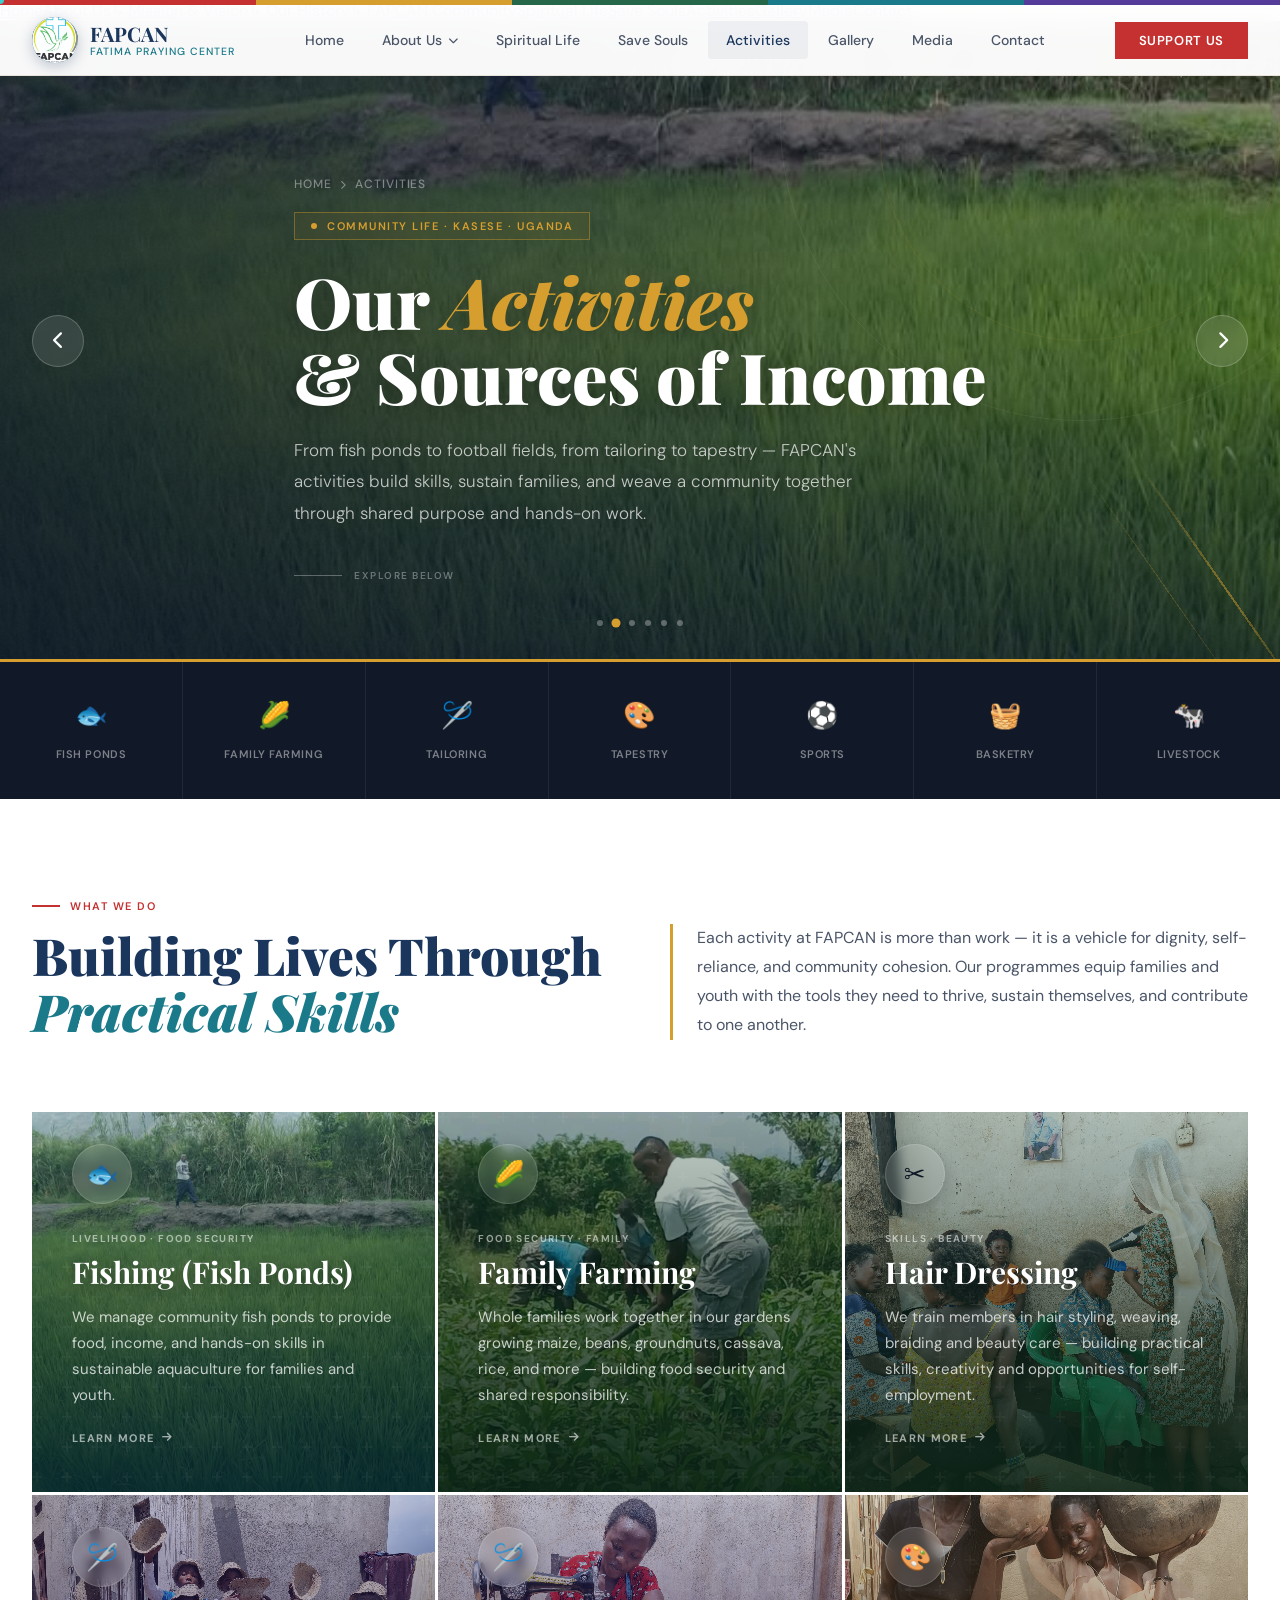
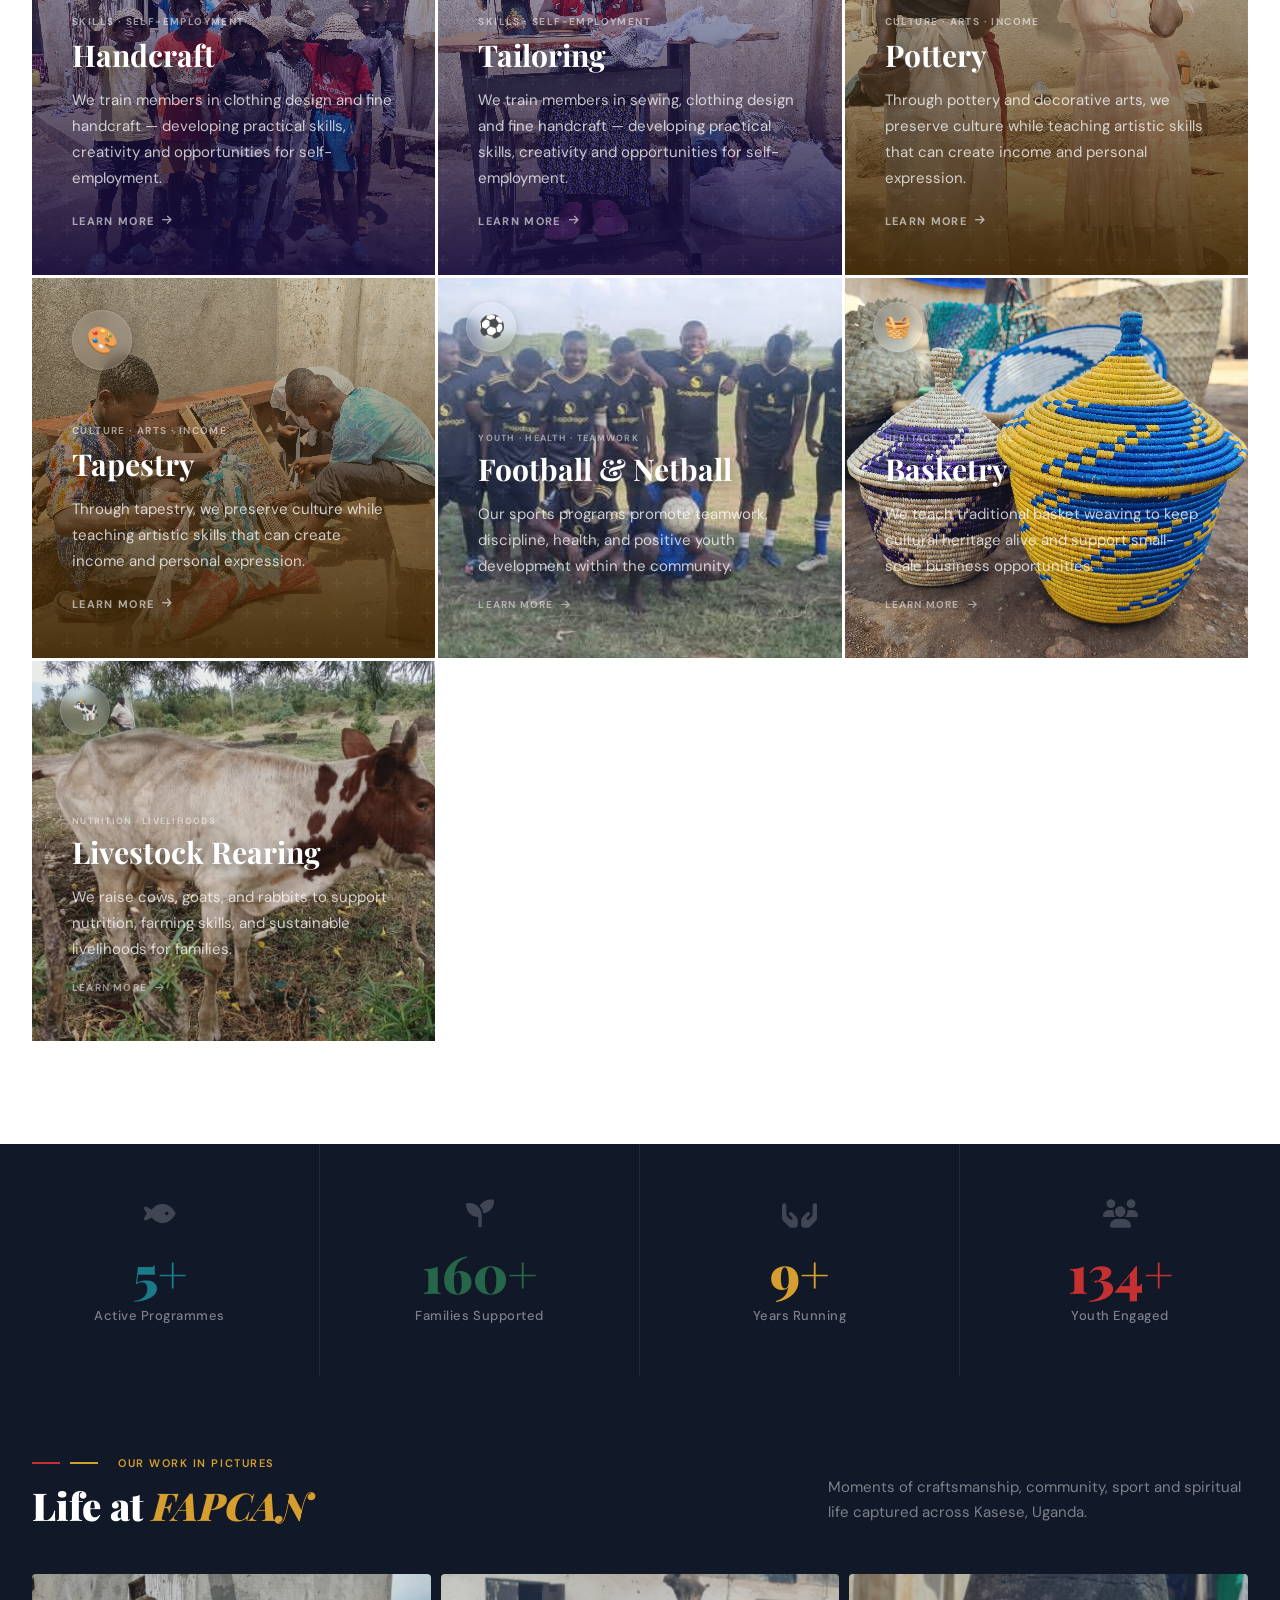
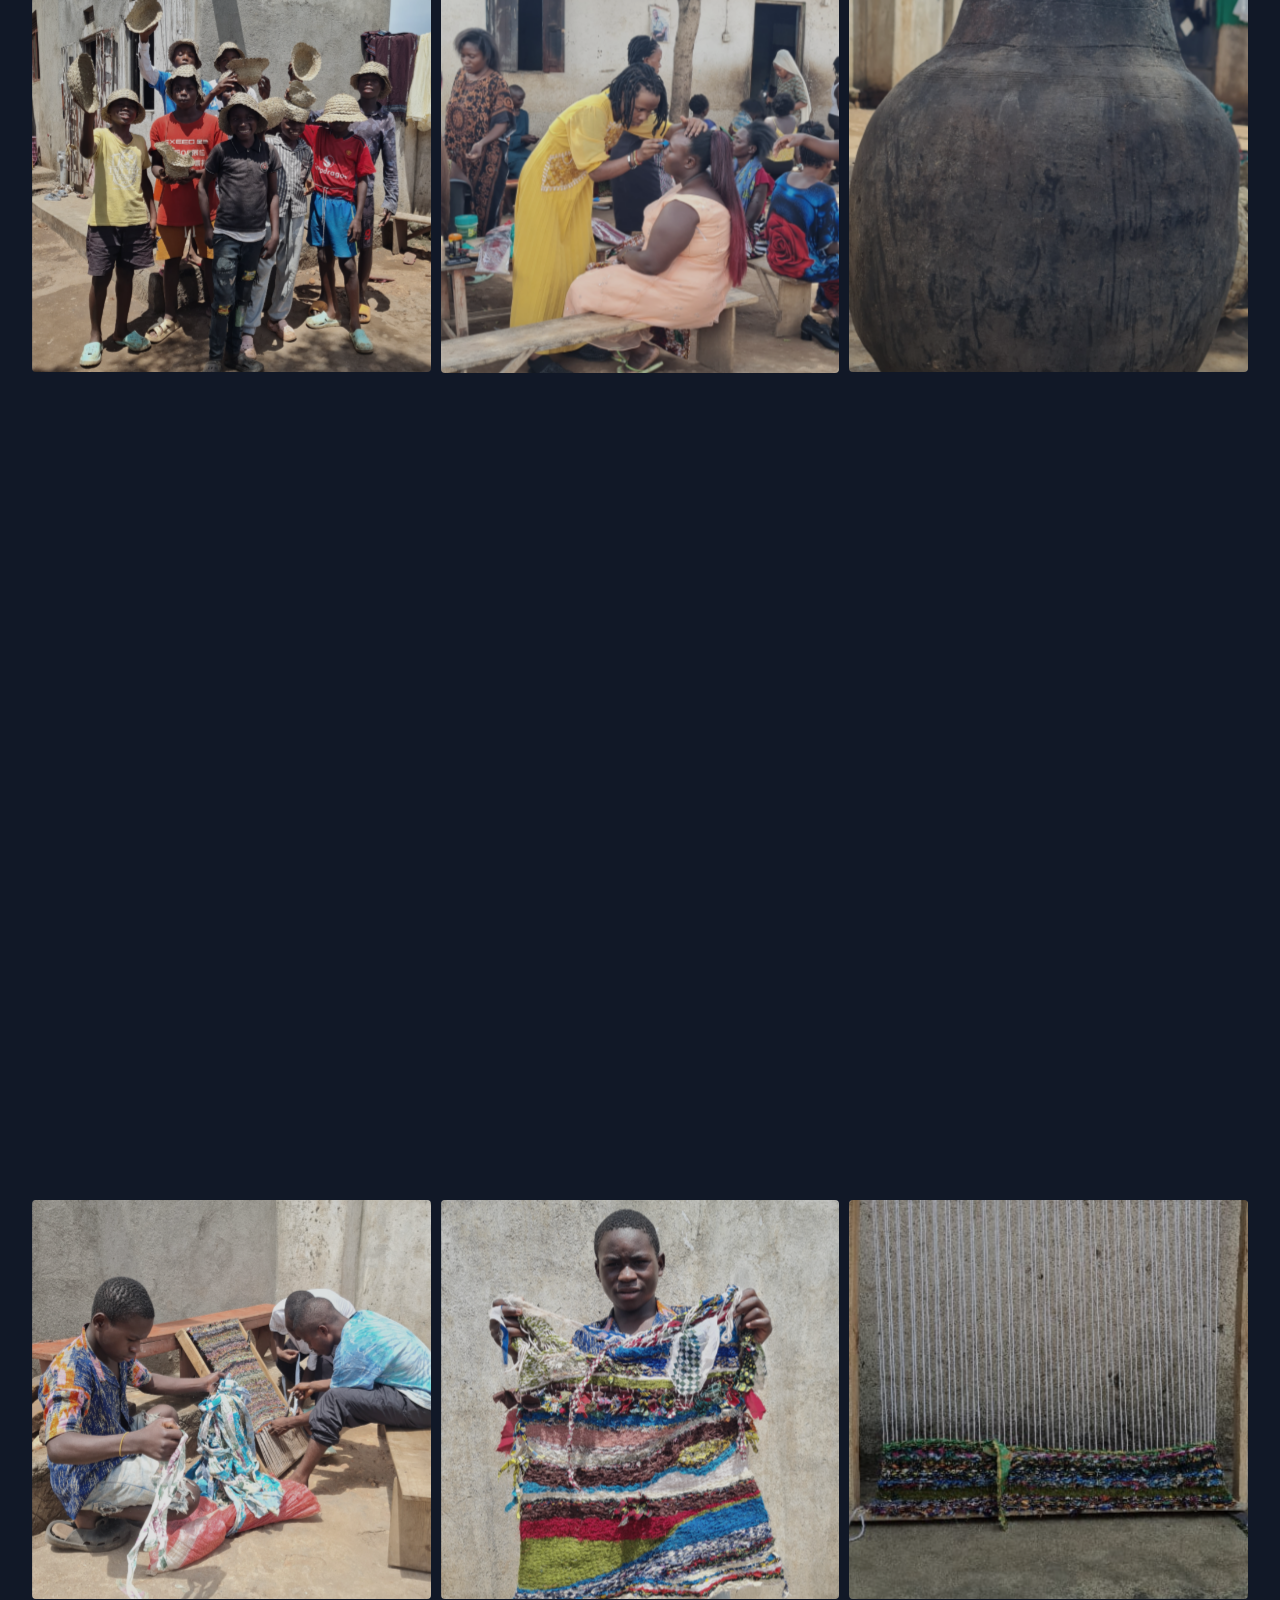
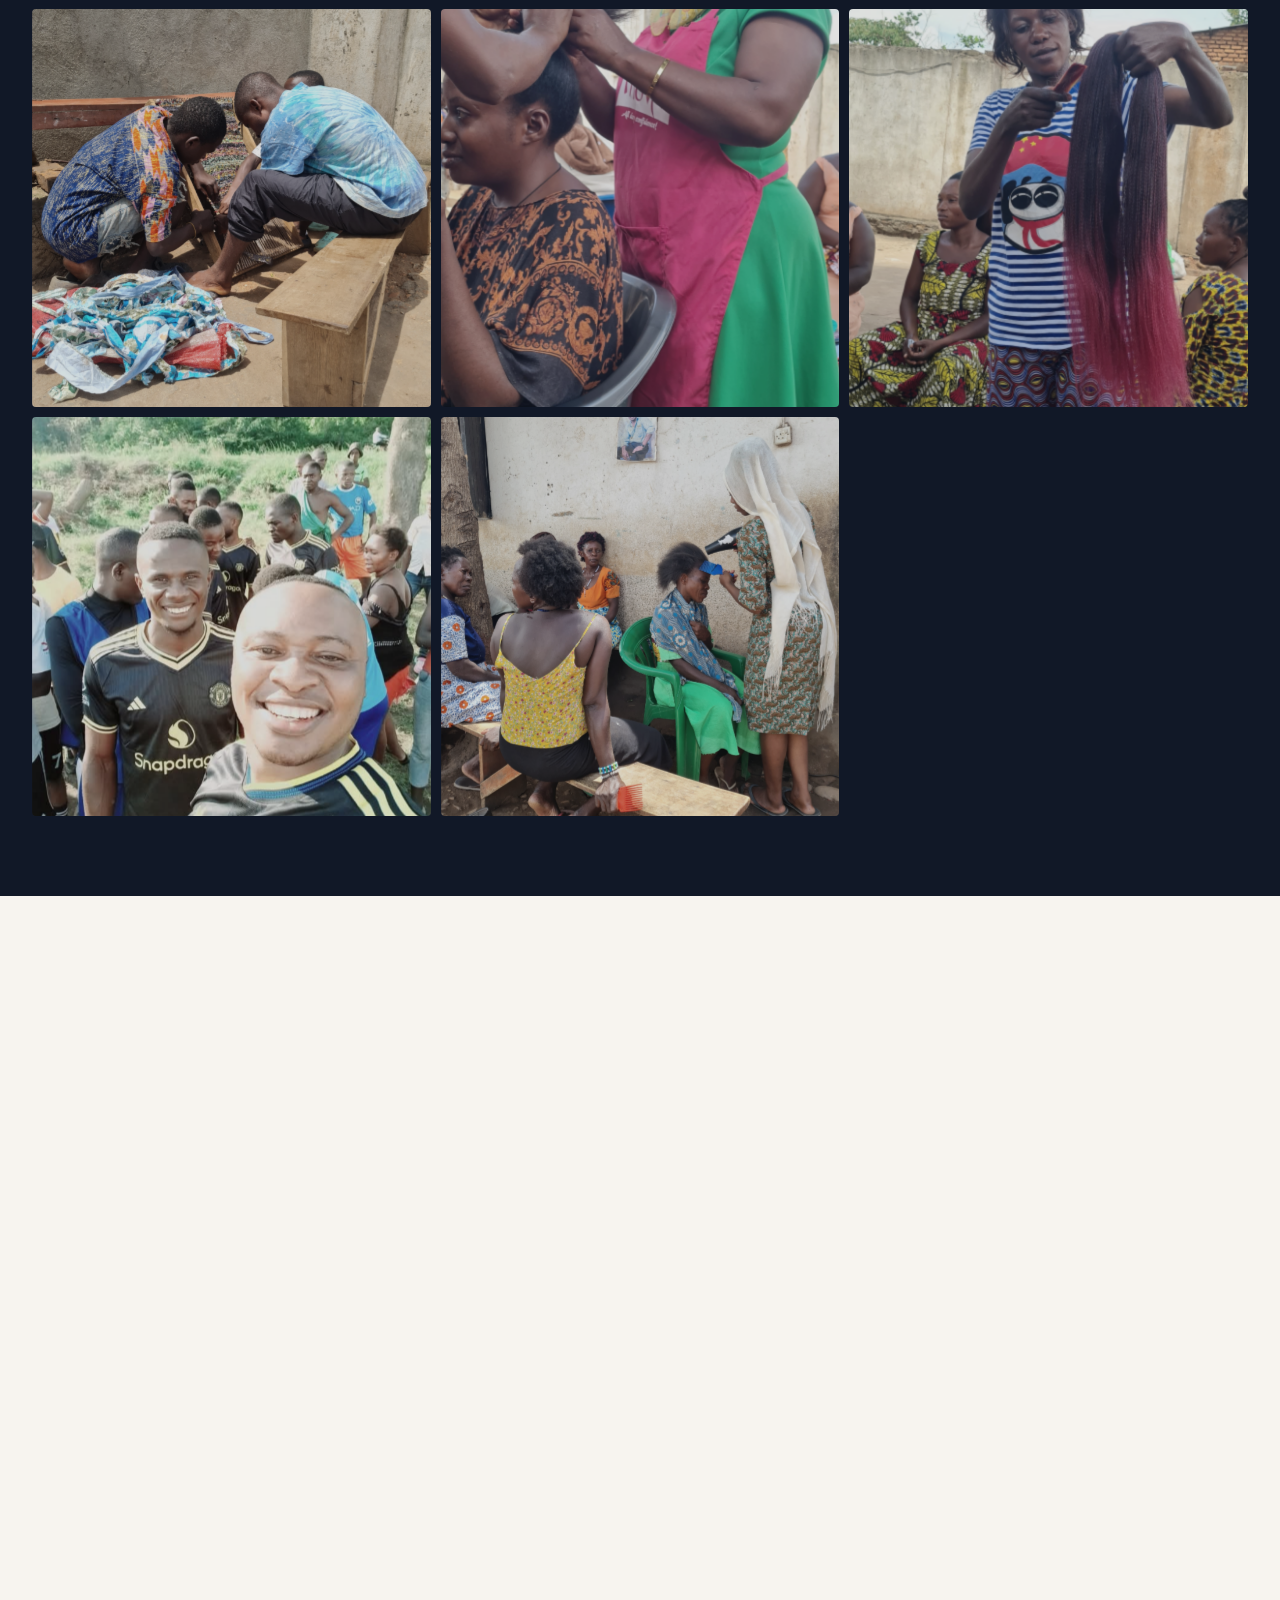
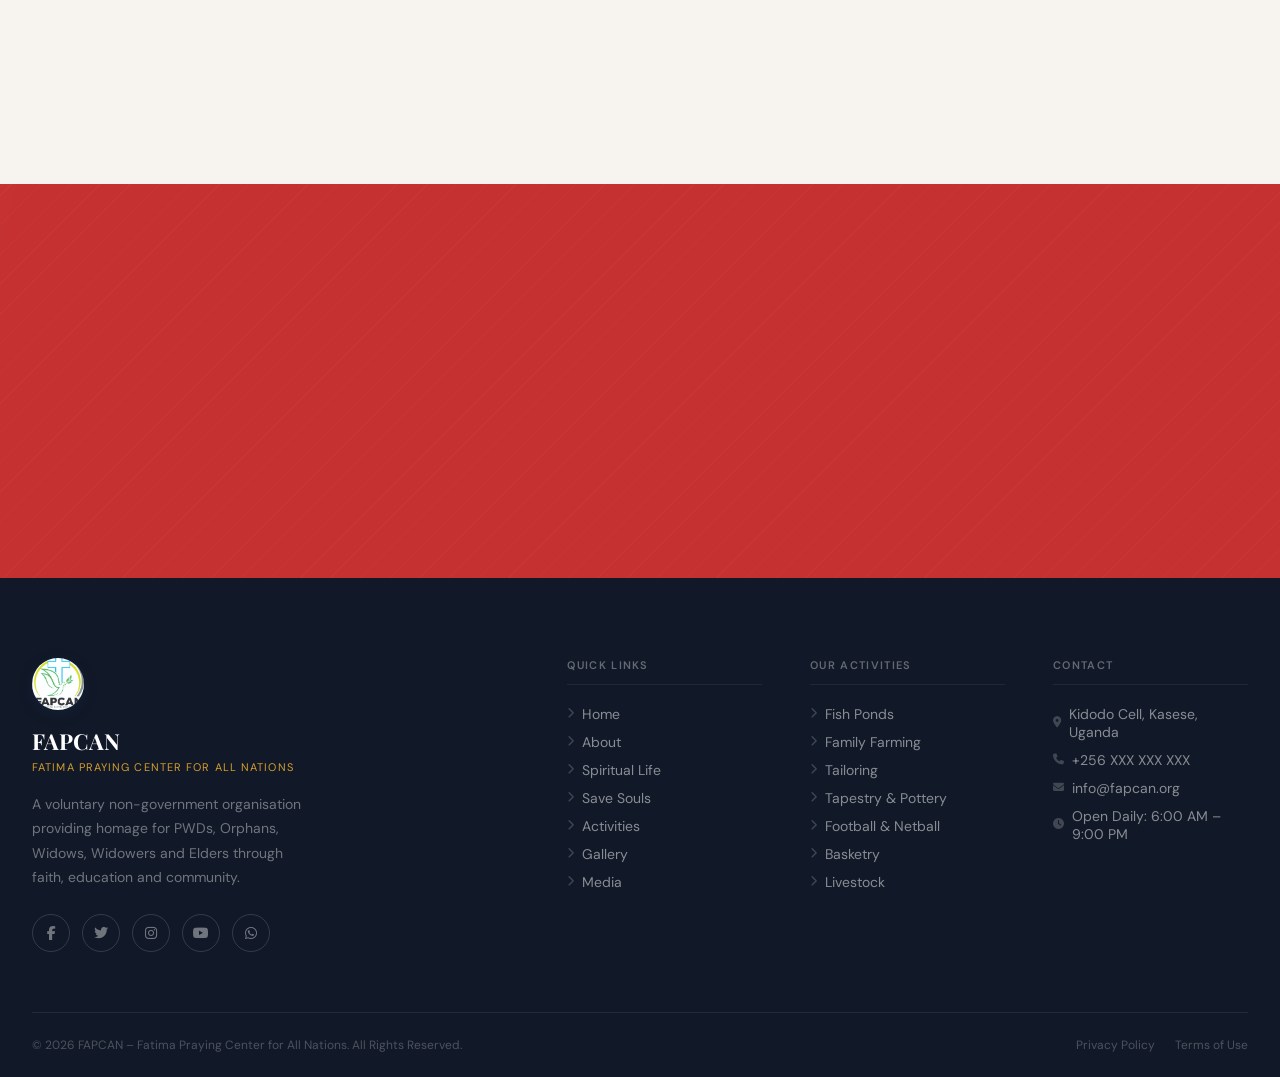
<file: activities.html>
<!DOCTYPE html>
<html lang="en">
<head>
<meta charset="UTF-8">
<meta name="viewport" content="width=device-width, initial-scale=1.0">
<title>FAPCAN | Our Activities • Handcraft, Sports, Livestock</title>
<link rel="preconnect" href="https://fonts.googleapis.com">
<link href="https://fonts.googleapis.com/css2?family=Playfair+Display:ital,wght@0,400;0,600;0,700;0,900;1,400;1,700&family=DM+Sans:ital,wght@0,300;0,400;0,500;0,600;1,300&display=swap" rel="stylesheet">
<link rel="stylesheet" href="https://cdnjs.cloudflare.com/ajax/libs/font-awesome/6.4.0/css/all.min.css">
<style>
/* ═══════════════════════════════════════════
   MIF DESIGN SYSTEM — FAPCAN EDITION
═══════════════════════════════════════════ */
:root {
  --navy:    #1A365D;
  --navy-dk: #0f1f3d;
  --red:     #C53030;
  --gold:    #D69E2E;
  --gold-lt: #F6E05E;
  --green:   #276749;
  --teal:    #1A7A8A;
  --purple:  #553C9A;
  --off-white: #F7F4EF;
  --light-gray: #E8E4DC;
  --mid:     #4A5568;
  --dark:    #111827;
  --white:   #FFFFFF;
  --font-serif: 'Playfair Display', Georgia, serif;
  --font-sans:  'DM Sans', system-ui, sans-serif;
  --ease-out: cubic-bezier(0.16, 1, 0.3, 1);
  --ease-in-out: cubic-bezier(0.45, 0, 0.55, 1);
}

*, *::before, *::after { box-sizing: border-box; margin: 0; padding: 0; }
html { scroll-behavior: smooth; font-size: 16px; }

body {
  font-family: var(--font-sans);
  background: var(--off-white);
  color: var(--dark);
  overflow-x: hidden;
  cursor: none;
}

/* ── CUSTOM CURSOR ── */
.cursor {
  position: fixed; top: 0; left: 0; z-index: 9999;
  pointer-events: none; mix-blend-mode: difference;
}
.cursor-dot {
  width: 8px; height: 8px; border-radius: 50%;
  background: var(--white); transform: translate(-50%, -50%);
  transition: transform 0.1s;
}
.cursor-ring {
  width: 36px; height: 36px; border-radius: 50%;
  border: 1.5px solid rgba(255,255,255,0.6);
  transform: translate(-50%, -50%);
  transition: width 0.3s var(--ease-out), height 0.3s var(--ease-out), opacity 0.3s, transform 0.08s;
  margin-top: -22px; margin-left: -14px;
}
body.hovering .cursor-ring { width: 56px; height: 56px; opacity: 0.5; }

/* ── COLOUR BAND ── */
.colour-band {
  height: 5px; width: 100%;
  background: linear-gradient(to right,
    var(--red) 0%,   var(--red) 20%,
    var(--gold) 20%, var(--gold) 40%,
    var(--green) 40%,var(--green) 60%,
    var(--teal) 60%, var(--teal) 80%,
    var(--purple) 80%,var(--purple) 100%);
  position: fixed; top: 0; left: 0; z-index: 1001;
  transform-origin: left;
  animation: bandReveal 1.2s var(--ease-out) both;
}
@keyframes bandReveal { from { transform: scaleX(0); } to { transform: scaleX(1); } }

/* ── NAV ── */
nav {
  position: fixed; top: 5px; left: 0; right: 0; z-index: 1000;
  background: rgba(255,255,255,0.97);
  border-bottom: 1px solid var(--light-gray);
  backdrop-filter: blur(12px);
  transition: box-shadow 0.3s;
}
nav.scrolled { box-shadow: 0 4px 24px rgba(0,0,0,0.08); }
.nav-inner {
  max-width: 1320px; margin: 0 auto; padding: 0 32px;
  display: flex; align-items: center; justify-content: space-between;
  height: 70px;
}
.logo { display: flex; align-items: center; gap: 12px; text-decoration: none; }
.logo-badge {
  width: 46px; height: 46px; border-radius: 50%; flex-shrink: 0;
  background: linear-gradient(135deg, var(--navy), var(--teal));
  display: flex; align-items: center; justify-content: center;
  overflow: hidden;
  box-shadow: 0 4px 14px rgba(26,54,93,0.25);
}
.logo-badge img { width: 100%; height: 100%; object-fit: cover; }
.logo-badge-fallback {
  font-family: var(--font-serif); font-weight: 900; font-size: 15px;
  color: white; letter-spacing: -0.5px;
}
.logo-text { display: flex; flex-direction: column; }
.logo-text strong {
  font-family: var(--font-serif); font-weight: 700; font-size: 20px;
  color: var(--navy); line-height: 1.1;
}
.logo-text span {
  font-size: 10.5px; font-weight: 500; color: var(--teal);
  letter-spacing: 0.1em; text-transform: uppercase;
}
.nav-links { display: flex; list-style: none; gap: 2px; }
.nav-item { position: relative; }
.nav-link {
  display: flex; align-items: center; gap: 6px; padding: 10px 18px;
  font-size: 14px; font-weight: 500; color: var(--mid);
  text-decoration: none; border-radius: 4px;
  transition: color 0.2s, background 0.2s;
}
.nav-link:hover, .nav-link.active { color: var(--navy); background: rgba(26,54,93,0.05); }
.nav-link .arr { font-size: 10px; transition: transform 0.25s; }
.nav-item:hover .arr { transform: rotate(180deg); }
.dropdown {
  position: absolute; top: calc(100% + 8px); left: 0;
  background: var(--white); min-width: 260px;
  border: 1px solid var(--light-gray); border-radius: 8px;
  box-shadow: 0 16px 48px rgba(0,0,0,0.12);
  opacity: 0; visibility: hidden; transform: translateY(10px);
  transition: opacity 0.25s var(--ease-out), transform 0.25s var(--ease-out), visibility 0.25s;
  z-index: 200; overflow: hidden;
}
.nav-item:hover .dropdown { opacity: 1; visibility: visible; transform: translateY(0); }
.dropdown a {
  display: flex; align-items: center; gap: 12px;
  padding: 14px 20px; font-size: 14px; font-weight: 500; color: var(--mid);
  text-decoration: none; border-bottom: 1px solid rgba(0,0,0,0.04);
  transition: background 0.15s, color 0.15s, padding-left 0.2s;
}
.dropdown a:last-child { border-bottom: none; }
.dropdown a:hover { background: var(--off-white); color: var(--navy); padding-left: 26px; }
.dropdown a i { color: var(--red); width: 18px; text-align: center; font-size: 13px; }
.nav-cta {
  background: var(--red); color: white; border: none; cursor: pointer;
  padding: 10px 24px; font-size: 13px; font-weight: 600;
  letter-spacing: 0.05em; text-transform: uppercase;
  transition: background 0.2s, transform 0.15s;
  text-decoration: none; display: inline-block;
}
.nav-cta:hover { background: #9B2C2C; transform: translateY(-1px); }
.hamburger { display: none; cursor: pointer; padding: 6px; background: none; border: none; flex-direction: column; gap: 5px; }
.hamburger span { display: block; width: 24px; height: 2px; background: var(--navy); transition: transform 0.3s, opacity 0.3s; }

/* ══════════════════════════════════════
   PAGE HERO — SMOOTH SLIDING IMAGES
══════════════════════════════════════ */
.page-hero {
  padding-top: 75px;
  position: relative; overflow: hidden;
  min-height: 520px;
  display: flex; align-items: center;
}

/* ── HERO SLIDESHOW ── */
.hero-slides {
  position: absolute; inset: 0; z-index: 0;
}
.hero-slide {
  position: absolute; inset: 0;
  background-size: cover;
  background-position: center 40%;
  opacity: 0;
  transform: scale(1.08);
  transition: opacity 1.4s ease-in-out, transform 8s ease-in-out;
  will-change: opacity, transform;
}
.hero-slide.active {
  opacity: 1;
  transform: scale(1.14);
}
.hero-slide.prev {
  opacity: 0;
  transform: scale(1.1);
  transition: opacity 1.4s ease-in-out, transform 1.4s ease-in-out;
}
.hero-slide:nth-child(1) { background-image: url('Agric1.jpg'); }
.hero-slide:nth-child(2) { background-image: url('Agric4.jpg'); }
.hero-slide:nth-child(3) { background-image: url('sports1.jpeg'); }
.hero-slide:nth-child(4) { background-image: url('livestock1.jpg'); }
.hero-slide:nth-child(5) { background-image: url('handcraft1.jpg'); }
.hero-slide:nth-child(6) { background-image: url('pottery1.jpg'); }

.hero-slide-dots {
  position: absolute; bottom: 36px; left: 50%; transform: translateX(-50%);
  display: flex; gap: 10px; z-index: 5;
}
.hero-dot {
  width: 6px; height: 6px; border-radius: 50%;
  background: rgba(255,255,255,0.3); border: none; cursor: pointer;
  padding: 0; transition: background 0.4s, transform 0.4s;
}
.hero-dot.active { background: var(--gold); transform: scale(1.5); }
.hero-progress {
  position: absolute; bottom: 0; left: 0; z-index: 5;
  height: 3px; background: rgba(255,255,255,0.2); width: 100%;
}
.hero-progress-bar {
  height: 100%; background: var(--gold);
  width: 0%; transition: width 0.1s linear;
  animation: none;
}
.hero-progress-bar.running {
  width: 100%;
  transition: width 5s linear;
}
.page-hero-overlay {
  position: absolute; inset: 0; z-index: 1;
  background:
    linear-gradient(to right, rgba(10,20,40,0.82) 0%, rgba(10,20,40,0.55) 55%, rgba(10,20,40,0.25) 100%),
    linear-gradient(to top,   rgba(10,20,40,0.60) 0%, transparent 50%);
}
.page-hero-grain {
  position: absolute; inset: 0; z-index: 2; pointer-events: none; opacity: 0.04;
  background-image: url("data:image/svg+xml,%3Csvg viewBox='0 0 256 256' xmlns='http://www.w3.org/2000/svg'%3E%3Cfilter id='noise'%3E%3CfeTurbulence type='fractalNoise' baseFrequency='0.9' numOctaves='4' stitchTiles='stitch'/%3E%3C/filter%3E%3Crect width='100%25' height='100%25' filter='url(%23noise)'/%3E%3C/svg%3E");
  animation: grainAnim 0.4s steps(1) infinite;
}
@keyframes grainAnim {
  0%  { transform: translate(0,0); }
  25% { transform: translate(-2px, 1px); }
  50% { transform: translate(1px, -2px); }
  75% { transform: translate(-1px, 2px); }
}
.page-hero-geo {
  position: absolute; inset: 0; overflow: hidden; pointer-events: none; z-index: 3;
}
.page-hero-geo-ring {
  position: absolute; border-radius: 50%;
  border: 1px solid rgba(255,255,255,0.06);
  animation: geoSpin linear infinite;
}
.page-hero-geo-ring:nth-child(1) { width: 600px; height: 600px; top: -200px; right: -100px; animation-duration: 60s; }
.page-hero-geo-ring:nth-child(2) { width: 400px; height: 400px; top: -80px; right: 0px; animation-duration: 45s; animation-direction: reverse; border-color: rgba(214,158,46,0.1); }
.page-hero-geo-ring:nth-child(3) { width: 250px; height: 250px; bottom: 40px; left: 35%; animation-duration: 35s; border-color: rgba(39,103,73,0.12); }
@keyframes geoSpin { from { transform: rotate(0deg); } to { transform: rotate(360deg); } }
.page-hero-line {
  position: absolute; bottom: 0; right: 0; z-index: 3; pointer-events: none;
  width: 400px; height: 300px; overflow: hidden;
}
.page-hero-line::before {
  content: '';
  position: absolute; bottom: -60px; right: -40px;
  width: 2px; height: 320px;
  background: linear-gradient(to top, transparent, rgba(214,158,46,0.5), transparent);
  transform: rotate(-35deg);
  transform-origin: bottom center;
  animation: lineReveal 1.8s 0.6s var(--ease-out) both;
}
.page-hero-line::after {
  content: '';
  position: absolute; bottom: -60px; right: 20px;
  width: 1px; height: 260px;
  background: linear-gradient(to top, transparent, rgba(214,158,46,0.25), transparent);
  transform: rotate(-35deg);
  transform-origin: bottom center;
  animation: lineReveal 1.8s 0.85s var(--ease-out) both;
}
@keyframes lineReveal {
  from { opacity: 0; height: 0; }
  to   { opacity: 1; height: 320px; }
}
.page-hero-inner {
  max-width: 1320px; margin: 0 auto; padding: 80px 32px;
  position: relative; z-index: 4;
}
.breadcrumb {
  display: flex; align-items: center; gap: 8px;
  font-size: 12px; font-weight: 500; letter-spacing: 0.08em; text-transform: uppercase;
  color: rgba(255,255,255,0.4); margin-bottom: 20px;
  animation: fadeUp 0.8s 0.2s var(--ease-out) both;
}
.breadcrumb a { color: rgba(255,255,255,0.4); text-decoration: none; transition: color 0.2s; }
.breadcrumb a:hover { color: var(--gold); }
.breadcrumb i { font-size: 9px; }
.page-hero-tag {
  display: inline-flex; align-items: center; gap: 10px;
  font-size: 11px; font-weight: 600; letter-spacing: 0.14em; text-transform: uppercase;
  color: var(--gold); border: 1px solid rgba(214,158,46,0.4);
  padding: 6px 16px; margin-bottom: 24px;
  background: rgba(214,158,46,0.08);
  backdrop-filter: blur(8px);
  animation: fadeUp 0.8s 0.3s var(--ease-out) both;
}
.page-hero-tag::before { content: ''; width: 6px; height: 6px; border-radius: 50%; background: var(--gold); animation: pulse 2s infinite; }
@keyframes pulse { 0%,100%{opacity:1;transform:scale(1)} 50%{opacity:0.5;transform:scale(0.8)} }
.page-hero-inner h1 {
  font-family: var(--font-serif); font-weight: 900;
  font-size: clamp(38px, 5.5vw, 72px); line-height: 1.07;
  color: white; margin-bottom: 20px;
  animation: fadeUp 0.9s 0.45s var(--ease-out) both;
  text-shadow: 0 4px 24px rgba(0,0,0,0.3);
}
.page-hero-inner h1 em { font-style: italic; color: var(--gold); }
.page-hero-inner p {
  font-size: 17px; font-weight: 300; color: rgba(255,255,255,0.72);
  max-width: 600px; line-height: 1.85;
  animation: fadeUp 0.9s 0.6s var(--ease-out) both;
  text-shadow: 0 2px 12px rgba(0,0,0,0.25);
}
.hero-scroll {
  display: flex; align-items: center; gap: 12px; margin-top: 40px;
  animation: fadeUp 0.8s 0.85s var(--ease-out) both;
}
.hero-scroll-line {
  width: 48px; height: 1px; background: rgba(255,255,255,0.3);
  position: relative; overflow: hidden;
}
.hero-scroll-line::after {
  content: '';
  position: absolute; top: 0; left: -100%; width: 100%; height: 100%;
  background: var(--gold);
  animation: scrollLineSweep 2s 1.2s var(--ease-out) infinite;
}
@keyframes scrollLineSweep {
  0%   { left: -100%; }
  50%  { left: 0%; }
  100% { left: 100%; }
}
.hero-scroll span {
  font-size: 10px; font-weight: 600; letter-spacing: 0.15em; text-transform: uppercase;
  color: rgba(255,255,255,0.35);
}
.hero-arrow {
  position: absolute; top: 50%; transform: translateY(-50%);
  z-index: 5; background: rgba(255,255,255,0.1); border: 1px solid rgba(255,255,255,0.2);
  color: white; width: 52px; height: 52px; border-radius: 50%;
  display: flex; align-items: center; justify-content: center;
  cursor: pointer; backdrop-filter: blur(8px);
  transition: background 0.3s, transform 0.3s var(--ease-out);
  font-size: 18px;
}
.hero-arrow:hover { background: rgba(214,158,46,0.25); transform: translateY(-50%) scale(1.08); }
.hero-arrow.prev { left: 32px; }
.hero-arrow.next { right: 32px; }
.hero-counter {
  position: absolute; top: 36px; right: 80px; z-index: 5;
  font-size: 12px; font-weight: 600; color: rgba(255,255,255,0.4);
  letter-spacing: 0.1em;
  animation: fadeUp 0.8s 1s var(--ease-out) both;
}
.hero-counter span { color: var(--gold); font-size: 18px; font-family: var(--font-serif); font-weight: 900; }
@keyframes fadeUp {
  from { opacity: 0; transform: translateY(32px); }
  to   { opacity: 1; transform: translateY(0); }
}
.section-label {
  font-size: 11px; font-weight: 600; letter-spacing: 0.14em;
  text-transform: uppercase; color: var(--red); margin-bottom: 14px;
  display: flex; align-items: center; gap: 10px;
}
.section-label::before { content: ''; width: 28px; height: 2px; background: var(--red); display: block; }
.reveal {
  opacity: 0; transform: translateY(40px);
  transition: opacity 0.8s var(--ease-out), transform 0.8s var(--ease-out);
}
.reveal.visible { opacity: 1; transform: none; }
.reveal-left { opacity: 0; transform: translateX(-50px); transition: opacity 0.9s var(--ease-out), transform 0.9s var(--ease-out); }
.reveal-left.visible { opacity: 1; transform: none; }
.reveal-right { opacity: 0; transform: translateX(50px); transition: opacity 0.9s var(--ease-out), transform 0.9s var(--ease-out); }
.reveal-right.visible { opacity: 1; transform: none; }
.reveal-delay-1 { transition-delay: 0.1s; }
.reveal-delay-2 { transition-delay: 0.2s; }
.reveal-delay-3 { transition-delay: 0.3s; }
.reveal-delay-4 { transition-delay: 0.4s; }
.activities-overview {
  background: var(--dark); padding: 0;
  display: grid; grid-template-columns: repeat(7, 1fr);
}
.act-overview-item {
  padding: 36px 20px; border-right: 1px solid rgba(255,255,255,0.07);
  text-align: center; position: relative; overflow: hidden;
  transition: background 0.3s; cursor: pointer;
  text-decoration: none; display: block;
}
.act-overview-item:last-child { border-right: none; }
.act-overview-item::before {
  content: ''; position: absolute; bottom: 0; left: 0; right: 0; height: 3px;
  transform: scaleX(0); transform-origin: left;
  transition: transform 0.4s var(--ease-out);
}
.act-overview-item:nth-child(1)::before { background: var(--teal); }
.act-overview-item:nth-child(2)::before { background: var(--green); }
.act-overview-item:nth-child(3)::before { background: var(--purple); }
.act-overview-item:nth-child(4)::before { background: var(--gold); }
.act-overview-item:nth-child(5)::before { background: var(--red); }
.act-overview-item:nth-child(6)::before { background: var(--teal); }
.act-overview-item:nth-child(7)::before { background: var(--green); }
.act-overview-item:hover::before { transform: scaleX(1); }
.act-overview-item:hover { background: rgba(255,255,255,0.04); }
.act-overview-icon { font-size: 26px; margin-bottom: 10px; display: block; transition: transform 0.3s var(--ease-out); }
.act-overview-item:hover .act-overview-icon { transform: scale(1.25) translateY(-3px); }
.act-overview-label { font-size: 11px; font-weight: 600; color: rgba(255,255,255,0.45); letter-spacing: 0.05em; text-transform: uppercase; line-height: 1.4; }
.activities-main {
  padding: 100px 0;
  background: var(--white);
}
.activities-main-inner {
  max-width: 1320px; margin: 0 auto; padding: 0 32px;
}
.activities-main-header {
  display: grid; grid-template-columns: 1fr 1fr; gap: 60px; align-items: end;
  margin-bottom: 72px;
}
.activities-main-header h2 {
  font-family: var(--font-serif); font-weight: 900;
  font-size: clamp(30px, 4vw, 52px); color: var(--navy); line-height: 1.1;
}
.activities-main-header h2 em { font-style: italic; color: var(--teal); }
.activities-main-header p {
  font-size: 16px; color: var(--mid); line-height: 1.8;
  border-left: 3px solid var(--gold); padding-left: 24px;
}
.act-featured-grid {
  display: grid;
  grid-template-columns: 1fr 1fr 1fr;
  gap: 3px;
  margin-bottom: 3px;
}
.act-card-large {
  position: relative; overflow: hidden;
  min-height: 380px;
  display: flex; flex-direction: column; justify-content: flex-end;
  padding: 44px 40px;
  cursor: pointer;
  transition: transform 0.5s var(--ease-out);
}
.act-card-large:hover { transform: scale(1.005); }
.act-card-bg {
  position: absolute; inset: 0; z-index: 0;
  background-size: cover; background-position: center;
  transform: scale(1.06);
  transition: transform 0.7s var(--ease-out), filter 0.5s;
  filter: saturate(0.85);
}
.act-card-large:hover .act-card-bg { transform: scale(1.12); filter: saturate(1.1); }
.act-card-large-overlay {
  position: absolute; inset: 0; z-index: 1;
  transition: opacity 0.4s;
}
.c-teal .act-card-large-overlay { background: linear-gradient(to top, rgba(4,38,46,0.9) 0%, rgba(4,38,46,0.55) 50%, rgba(10,74,86,0.3) 100%); }
.c-green .act-card-large-overlay { background: linear-gradient(to top, rgba(10,35,22,0.92) 0%, rgba(10,35,22,0.55) 50%, rgba(20,67,45,0.25) 100%); }
.c-purple .act-card-large-overlay { background: linear-gradient(to top, rgba(20,10,60,0.92) 0%, rgba(20,10,60,0.55) 50%, rgba(45,30,107,0.25) 100%); }
.c-gold .act-card-large-overlay { background: linear-gradient(to top, rgba(60,35,0,0.92) 0%, rgba(60,35,0,0.55) 50%, rgba(100,65,0,0.25) 100%); }
.act-card-large:hover .act-card-large-overlay { opacity: 0.85; }
.act-card-large::after {
  content: ''; position: absolute; inset: 0; pointer-events: none; z-index: 2;
  opacity: 0.04;
  background-image: url("data:image/svg+xml,%3Csvg width='60' height='60' viewBox='0 0 60 60' xmlns='http://www.w3.org/2000/svg'%3E%3Cg fill='none' fill-rule='evenodd'%3E%3Cg fill='%23ffffff' fill-opacity='1'%3E%3Cpath d='M36 34v-4h-2v4h-4v2h4v4h2v-4h4v-2h-4zm0-30V0h-2v4h-4v2h4v4h2V6h4V4h-4zM6 34v-4H4v4H0v2h4v4h2v-4h4v-2H6zM6 4V0H4v4H0v2h4v4h2V6h4V4H6z'/%3E%3C/g%3E%3C/g%3E%3C/svg%3E");
}
.act-card-large-num {
  position: absolute; top: 32px; right: 36px;
  font-family: var(--font-serif); font-weight: 900; font-size: 90px;
  color: rgba(255,255,255,0.07); line-height: 1;
  z-index: 3; transition: color 0.4s, transform 0.5s var(--ease-out);
  pointer-events: none;
}
.act-card-large:hover .act-card-large-num { color: rgba(255,255,255,0.13); transform: scale(1.05) translateY(-4px); }
.act-card-large-icon {
  position: absolute; top: 32px; left: 40px;
  width: 60px; height: 60px; border-radius: 50%;
  background: rgba(255,255,255,0.12);
  display: flex; align-items: center; justify-content: center;
  font-size: 26px; z-index: 4;
  transition: transform 0.5s var(--ease-out), background 0.3s, box-shadow 0.4s;
  backdrop-filter: blur(6px);
  border: 1px solid rgba(255,255,255,0.15);
  box-shadow: 0 4px 16px rgba(0,0,0,0.2);
}
.act-card-large:hover .act-card-large-icon { transform: scale(1.15) rotate(-10deg); background: rgba(255,255,255,0.22); box-shadow: 0 8px 28px rgba(0,0,0,0.35); }
.act-card-large-tag { font-size: 10px; font-weight: 700; letter-spacing: 0.14em; text-transform: uppercase; color: rgba(255,255,255,0.55); margin-bottom: 10px; display: block; position: relative; z-index: 4; }
.act-card-large h3 { font-family: var(--font-serif); font-weight: 700; font-size: 30px; color: white; line-height: 1.15; margin-bottom: 14px; position: relative; z-index: 4; text-shadow: 0 2px 16px rgba(0,0,0,0.4); transition: transform 0.4s var(--ease-out); }
.act-card-large:hover h3 { transform: translateY(-3px); }
.act-card-large p { font-size: 15px; color: rgba(255,255,255,0.75); line-height: 1.75; max-width: 420px; position: relative; z-index: 4; }
.act-card-large-arrow { display: inline-flex; align-items: center; gap: 8px; margin-top: 22px; font-size: 11px; font-weight: 700; letter-spacing: 0.12em; text-transform: uppercase; color: rgba(255,255,255,0.6); text-decoration: none; position: relative; z-index: 4; transition: gap 0.3s var(--ease-out), color 0.25s; padding-bottom: 3px; }
.act-card-large-arrow::after { content: ''; position: absolute; bottom: 0; left: 0; width: 0; height: 1px; background: rgba(255,255,255,0.7); transition: width 0.4s var(--ease-out); }
.act-card-large:hover .act-card-large-arrow { gap: 18px; color: white; }
.act-card-large:hover .act-card-large-arrow::after { width: 100%; }
.act-small-grid {
  display: grid;
  grid-template-columns: repeat(3, 1fr);
  gap: 3px;
}
.act-card-small {
  position: relative; overflow: hidden;
  min-height: 280px;
  display: flex; flex-direction: column; justify-content: flex-end;
  padding: 32px 28px;
  cursor: pointer;
  transition: transform 0.5s var(--ease-out);
}
.act-card-small:hover { transform: scale(1.005); }
.act-card-small .act-card-bg {
  position: absolute; inset: 0; z-index: 0;
  background-size: cover; background-position: center;
  transform: scale(1.06);
  transition: transform 0.7s var(--ease-out), filter 0.5s;
  filter: saturate(0.8);
}
.act-card-small:hover .act-card-bg { transform: scale(1.13); filter: saturate(1.1); }
.act-card-small-overlay {
  position: absolute; inset: 0; z-index: 1;
  transition: opacity 0.4s;
}
.c-red .act-card-small-overlay { background: linear-gradient(to top, rgba(70,5,5,0.92) 0%, rgba(70,5,5,0.55) 50%, rgba(120,10,10,0.25) 100%); }
.c-navy .act-card-small-overlay { background: linear-gradient(to top, rgba(5,10,30,0.92) 0%, rgba(5,10,30,0.55) 50%, rgba(15,31,61,0.25) 100%); }
.c-green2 .act-card-small-overlay { background: linear-gradient(to top, rgba(10,22,12,0.92) 0%, rgba(10,22,12,0.55) 50%, rgba(28,58,36,0.25) 100%); }
.act-card-small:hover .act-card-small-overlay { opacity: 0.82; }
.act-card-small::after {
  content: ''; position: absolute; inset: 0; pointer-events: none; z-index: 2; opacity: 0.04;
  background-image: url("data:image/svg+xml,%3Csvg width='60' height='60' viewBox='0 0 60 60' xmlns='http://www.w3.org/2000/svg'%3E%3Cg fill='none' fill-rule='evenodd'%3E%3Cg fill='%23ffffff' fill-opacity='1'%3E%3Cpath d='M36 34v-4h-2v4h-4v2h4v4h2v-4h4v-2h-4zm0-30V0h-2v4h-4v2h4v4h2V6h4V4h-4zM6 34v-4H4v4H0v2h4v4h2v-4h4v-2H6zM6 4V0H4v4H0v2h4v4h2V6h4V4H6z'/%3E%3C/g%3E%3C/g%3E%3C/svg%3E");
}
.act-card-small-num {
  position: absolute; top: 20px; right: 24px;
  font-family: var(--font-serif); font-weight: 900; font-size: 68px;
  color: rgba(255,255,255,0.07); line-height: 1; z-index: 3;
  pointer-events: none; transition: color 0.4s, transform 0.5s var(--ease-out);
}
.act-card-small:hover .act-card-small-num { color: rgba(255,255,255,0.14); transform: scale(1.05) translateY(-3px); }
.act-card-small-icon {
  position: absolute; top: 24px; left: 28px;
  width: 50px; height: 50px; border-radius: 50%;
  background: rgba(255,255,255,0.12);
  display: flex; align-items: center; justify-content: center;
  font-size: 22px; z-index: 4;
  transition: transform 0.5s var(--ease-out), background 0.3s, box-shadow 0.4s;
  backdrop-filter: blur(6px);
  border: 1px solid rgba(255,255,255,0.15);
  box-shadow: 0 4px 12px rgba(0,0,0,0.2);
}
.act-card-small:hover .act-card-small-icon { transform: scale(1.15) rotate(-10deg); background: rgba(255,255,255,0.22); box-shadow: 0 8px 24px rgba(0,0,0,0.3); }
.act-card-small-tag { font-size: 9px; font-weight: 700; letter-spacing: 0.14em; text-transform: uppercase; color: rgba(255,255,255,0.5); margin-bottom: 8px; display: block; position: relative; z-index: 4; }
.act-card-small h3 { font-family: var(--font-serif); font-weight: 700; font-size: 23px; color: white; line-height: 1.2; margin-bottom: 10px; position: relative; z-index: 4; text-shadow: 0 2px 12px rgba(0,0,0,0.5); transition: transform 0.4s var(--ease-out); }
.act-card-small:hover h3 { transform: translateY(-3px); }
.act-card-small p { font-size: 13.5px; color: rgba(255,255,255,0.7); line-height: 1.7; position: relative; z-index: 4; }
.act-card-small-arrow { display: inline-flex; align-items: center; gap: 8px; margin-top: 18px; font-size: 10px; font-weight: 700; letter-spacing: 0.12em; text-transform: uppercase; color: rgba(255,255,255,0.5); text-decoration: none; position: relative; z-index: 4; transition: gap 0.3s var(--ease-out), color 0.25s; padding-bottom: 3px; }
.act-card-small-arrow::after { content: ''; position: absolute; bottom: 0; left: 0; width: 0; height: 1px; background: rgba(255,255,255,0.6); transition: width 0.4s var(--ease-out); }
.act-card-small:hover .act-card-small-arrow { gap: 16px; color: white; }
.act-card-small:hover .act-card-small-arrow::after { width: 100%; }
.impact-strip {
  background: var(--dark); padding: 0;
  display: grid; grid-template-columns: repeat(4, 1fr);
}
.impact-item {
  padding: 52px 32px; border-right: 1px solid rgba(255,255,255,0.07);
  text-align: center; position: relative; overflow: hidden;
  transition: background 0.3s;
}
.impact-item:last-child { border-right: none; }
.impact-item::before {
  content: ''; position: absolute; bottom: 0; left: 0; right: 0; height: 3px;
  transform: scaleX(0); transform-origin: left;
  transition: transform 0.5s var(--ease-out);
}
.impact-item:nth-child(1)::before { background: var(--teal); }
.impact-item:nth-child(2)::before { background: var(--green); }
.impact-item:nth-child(3)::before { background: var(--gold); }
.impact-item:nth-child(4)::before { background: var(--red); }
.impact-item:hover::before { transform: scaleX(1); }
.impact-item:hover { background: rgba(255,255,255,0.03); }
.impact-icon { font-size: 28px; color: rgba(255,255,255,0.2); margin-bottom: 14px; transition: transform 0.4s var(--ease-out), color 0.3s; }
.impact-item:hover .impact-icon { transform: scale(1.2) translateY(-2px); }
.impact-item:nth-child(1):hover .impact-icon { color: var(--teal); }
.impact-item:nth-child(2):hover .impact-icon { color: var(--green); }
.impact-item:nth-child(3):hover .impact-icon { color: var(--gold); }
.impact-item:nth-child(4):hover .impact-icon { color: var(--red); }
.impact-num {
  font-family: var(--font-serif); font-weight: 900; font-size: 52px;
  color: white; line-height: 1; margin-bottom: 8px;
  transition: transform 0.4s var(--ease-out);
}
.impact-item:hover .impact-num { transform: scale(1.05); }
.impact-item:nth-child(1) .impact-num { color: var(--teal); }
.impact-item:nth-child(2) .impact-num { color: var(--green); }
.impact-item:nth-child(3) .impact-num { color: var(--gold); }
.impact-item:nth-child(4) .impact-num { color: var(--red); }
.impact-label { font-size: 13px; font-weight: 500; color: rgba(255,255,255,0.45); letter-spacing: 0.04em; }
.why-activities {
  padding: 100px 0;
  background: var(--off-white);
  position: relative; overflow: hidden;
}
.why-activities::before {
  content: ''; position: absolute; inset: 0;
  background-image: url('Agric3.jpg');
  background-size: cover; background-position: center;
  background-attachment: fixed; z-index: 0; opacity: 0.06;
}
.why-inner {
  max-width: 1320px; margin: 0 auto; padding: 0 32px;
  position: relative; z-index: 2;
}
.why-grid {
  display: grid; grid-template-columns: 5fr 6fr; gap: 80px; align-items: center;
}
.why-text h2 {
  font-family: var(--font-serif); font-weight: 900;
  font-size: clamp(28px, 3.5vw, 48px); line-height: 1.1; margin-bottom: 24px;
  color: var(--navy);
}
.why-text h2 em { font-style: italic; color: var(--teal); }
.why-text p { font-size: 16px; line-height: 1.8; color: var(--mid); margin-bottom: 20px; }
.why-pillars { display: grid; grid-template-columns: 1fr 1fr; gap: 16px; margin-top: 32px; }
.why-pillar {
  padding: 20px; border-left: 3px solid var(--light-gray);
  background: rgba(255,255,255,0.85); backdrop-filter: blur(8px);
  transition: border-color 0.3s, transform 0.4s var(--ease-out), box-shadow 0.3s;
}
.why-pillar:hover { border-color: var(--teal); transform: translateX(5px); box-shadow: 0 4px 20px rgba(0,0,0,0.08); }
.why-pillar h4 { font-family: var(--font-serif); font-size: 15px; font-weight: 700; color: var(--navy); margin-bottom: 6px; }
.why-pillar p { font-size: 13px; color: var(--mid); line-height: 1.6; }
.why-visual { display: grid; grid-template-columns: 1fr 1fr; gap: 16px; }
.why-visual-card {
  background: var(--white); border-radius: 4px; overflow: hidden;
  box-shadow: 0 8px 24px rgba(0,0,0,0.06);
  transition: transform 0.4s var(--ease-out), box-shadow 0.4s;
}
.why-visual-card:hover { transform: translateY(-8px); box-shadow: 0 24px 56px rgba(0,0,0,0.14); }
.why-visual-card:first-child { grid-column: 1 / -1; }
.why-visual-band {
  height: 5px;
  background: linear-gradient(to right, var(--teal), var(--green));
  transform-origin: left;
  transition: transform 0.4s var(--ease-out);
}
.why-visual-card:hover .why-visual-band { transform: scaleX(1.02); }
.why-visual-card:nth-child(2) .why-visual-band { background: linear-gradient(to right, var(--gold), var(--red)); }
.why-visual-card:nth-child(3) .why-visual-band { background: linear-gradient(to right, var(--purple), var(--teal)); }
.why-visual-body { padding: 24px 24px 28px; }
.why-visual-body .prog-icon { font-size: 30px; margin-bottom: 12px; display: block; transition: transform 0.4s var(--ease-out); }
.why-visual-card:hover .prog-icon { transform: scale(1.2) rotate(-6deg); }
.why-visual-body h4 { font-family: var(--font-serif); font-size: 17px; font-weight: 700; color: var(--navy); margin-bottom: 8px; }
.why-visual-body p { font-size: 13.5px; color: var(--mid); line-height: 1.65; }

/* ══ PHOTO GALLERY — 3 EQUAL COLUMNS, ALL IMAGES SAME SIZE ══ */
.photo-gallery-section {
  background: var(--dark);
  padding: 80px 0 0;
}
.photo-gallery-header {
  max-width: 1320px; margin: 0 auto; padding: 0 32px 48px;
  display: flex; align-items: flex-end; justify-content: space-between; gap: 24px;
}
.photo-gallery-header h2 {
  font-family: var(--font-serif); font-weight: 900;
  font-size: clamp(26px, 3vw, 44px); color: white; line-height: 1.1;
}
.photo-gallery-header h2 em { font-style: italic; color: var(--gold); }
.photo-gallery-header p { font-size: 15px; color: rgba(255,255,255,0.45); max-width: 420px; line-height: 1.7; }
.photo-grid {
  max-width: 1320px; margin: 0 auto; padding: 0 32px 80px;
  display: grid;
  grid-template-columns: repeat(3, 1fr);
  gap: 10px;
}
.photo-item {
  position: relative; overflow: hidden; cursor: pointer;
  border-radius: 4px;
  background: rgba(255,255,255,0.04);
  aspect-ratio: 1 / 1;
}
.photo-item-bg {
  position: absolute; inset: 0;
  background-size: cover;
  background-position: center;
  transform: scale(1.05);
  transition: transform 0.8s var(--ease-out), filter 0.5s;
  filter: saturate(0.75) brightness(0.88);
  will-change: transform;
}
.photo-item:hover .photo-item-bg {
  transform: scale(1.12);
  filter: saturate(1.05) brightness(0.95);
}
.photo-item-overlay {
  position: absolute; inset: 0; z-index: 2;
  background: linear-gradient(to top, rgba(0,0,0,0.72) 0%, rgba(0,0,0,0.15) 50%, transparent 100%);
  opacity: 0;
  transition: opacity 0.4s;
}
.photo-item:hover .photo-item-overlay { opacity: 1; }
.photo-item-label {
  position: absolute; bottom: 0; left: 0; right: 0; z-index: 3;
  padding: 28px 24px 20px;
  transform: translateY(8px);
  opacity: 0;
  transition: transform 0.4s var(--ease-out), opacity 0.4s;
}
.photo-item:hover .photo-item-label { transform: translateY(0); opacity: 1; }
.photo-item-label strong {
  display: block; font-family: var(--font-serif); font-weight: 700; font-size: 18px;
  color: white; margin-bottom: 4px; text-shadow: 0 2px 8px rgba(0,0,0,0.5);
}
.photo-item-label span {
  font-size: 11px; font-weight: 600; letter-spacing: 0.1em; text-transform: uppercase;
  color: var(--gold);
}
.photo-item-zoom {
  position: absolute; top: 16px; right: 16px; z-index: 3;
  width: 38px; height: 38px; border-radius: 50%;
  background: rgba(255,255,255,0.12); border: 1px solid rgba(255,255,255,0.2);
  display: flex; align-items: center; justify-content: center;
  color: white; font-size: 14px;
  opacity: 0; transform: scale(0.7);
  transition: opacity 0.3s, transform 0.4s var(--ease-out);
  backdrop-filter: blur(6px);
}
.photo-item:hover .photo-item-zoom { opacity: 1; transform: scale(1); }
.cta-band {
  background: var(--red); padding: 72px 0;
  position: relative; overflow: hidden;
}
.cta-band::before {
  content: ''; position: absolute; inset: 0;
  background: repeating-linear-gradient(
    -45deg, transparent 0, transparent 20px,
    rgba(255,255,255,0.03) 20px, rgba(255,255,255,0.03) 21px
  );
}
.cta-band::after {
  content: ''; position: absolute; top: -50%; left: -60%; width: 80%; height: 200%;
  background: linear-gradient(105deg, transparent 30%, rgba(255,255,255,0.07) 50%, transparent 70%);
  animation: ctaShimmer 6s linear infinite;
}
@keyframes ctaShimmer { from { left: -60%; } to { left: 100%; } }
.cta-inner { max-width: 900px; margin: 0 auto; padding: 0 32px; text-align: center; position: relative; z-index: 2; }
.cta-inner h2 {
  font-family: var(--font-serif); font-weight: 900; color: white;
  font-size: clamp(28px, 4vw, 52px); line-height: 1.15; margin-bottom: 16px;
}
.cta-inner h2 em { font-style: italic; }
.cta-inner p { font-size: 17px; color: rgba(255,255,255,0.75); margin-bottom: 36px; max-width: 580px; margin-left: auto; margin-right: auto; line-height: 1.7; }
.cta-btns { display: flex; gap: 16px; justify-content: center; flex-wrap: wrap; }
.btn-cta-light {
  background: white; color: var(--red); border: none;
  padding: 16px 36px; font-size: 14px; font-weight: 700;
  letter-spacing: 0.05em; text-transform: uppercase; cursor: pointer;
  text-decoration: none; display: inline-block;
  transition: background 0.25s, transform 0.25s, box-shadow 0.25s;
}
.btn-cta-light:hover { background: var(--off-white); transform: translateY(-3px); box-shadow: 0 12px 32px rgba(0,0,0,0.25); }
.btn-cta-ghost {
  background: transparent; color: white;
  border: 1.5px solid rgba(255,255,255,0.5);
  padding: 16px 36px; font-size: 14px; font-weight: 500;
  cursor: pointer; text-decoration: none; display: inline-block;
  transition: border-color 0.25s, background 0.25s, transform 0.25s;
}
.btn-cta-ghost:hover { border-color: white; background: rgba(255,255,255,0.1); transform: translateY(-3px); }
footer {
  background: var(--dark); padding: 80px 0 0;
}
.footer-inner { max-width: 1320px; margin: 0 auto; padding: 0 32px; }
.footer-top { display: grid; grid-template-columns: 2.5fr 1fr 1fr 1fr; gap: 48px; padding-bottom: 60px; border-bottom: 1px solid rgba(255,255,255,0.08); }
.footer-brand .logo-badge { width: 52px; height: 52px; margin-bottom: 16px; }
.footer-brand strong { font-family: var(--font-serif); font-weight: 700; font-size: 22px; color: white; display: block; margin-bottom: 4px; }
.footer-brand .tagline { font-size: 11px; letter-spacing: 0.1em; text-transform: uppercase; color: var(--gold); display: block; margin-bottom: 18px; }
.footer-brand p { font-size: 14px; color: rgba(255,255,255,0.4); line-height: 1.75; max-width: 280px; margin-bottom: 24px; }
.footer-socials { display: flex; gap: 12px; }
.footer-socials a {
  width: 38px; height: 38px; border: 1px solid rgba(255,255,255,0.15); border-radius: 50%;
  display: flex; align-items: center; justify-content: center;
  color: rgba(255,255,255,0.4); font-size: 14px; text-decoration: none;
  transition: border-color 0.25s, color 0.25s, background 0.25s, transform 0.25s;
}
.footer-socials a:hover { border-color: var(--gold); color: var(--gold); background: rgba(214,158,46,0.1); transform: translateY(-4px); }
.footer-col h4 {
  font-size: 11px; font-weight: 600; letter-spacing: 0.12em; text-transform: uppercase;
  color: rgba(255,255,255,0.35); margin-bottom: 20px; padding-bottom: 12px;
  border-bottom: 1px solid rgba(255,255,255,0.07);
}
.footer-col ul { list-style: none; display: flex; flex-direction: column; gap: 10px; }
.footer-col ul a {
  font-size: 14px; color: rgba(255,255,255,0.5); text-decoration: none;
  transition: color 0.2s, padding-left 0.25s;
  display: flex; align-items: center; gap: 8px;
}
.footer-col ul a i { font-size: 11px; color: rgba(255,255,255,0.2); transition: color 0.2s; }
.footer-col ul a:hover { color: white; padding-left: 4px; }
.footer-col ul a:hover i { color: var(--gold); }
.footer-bottom {
  padding: 24px 0; display: flex; justify-content: space-between; align-items: center; flex-wrap: wrap; gap: 12px;
}
.footer-bottom p { font-size: 12px; color: rgba(255,255,255,0.25); }
.footer-bottom-links { display: flex; gap: 20px; }
.footer-bottom-links a { font-size: 12px; color: rgba(255,255,255,0.25); text-decoration: none; transition: color 0.2s; }
.footer-bottom-links a:hover { color: rgba(255,255,255,0.5); }
@media (max-width: 1024px) {
  .nav-links { display: none; }
  .hamburger { display: flex; }
  .mobile-menu {
    position: fixed; top: 75px; left: 0; right: 0; bottom: 0;
    background: white; z-index: 999; overflow-y: auto;
    transform: translateX(100%); transition: transform 0.4s var(--ease-out);
    padding: 20px 0;
  }
  .mobile-menu.open { transform: none; }
  .mob-link {
    display: block; padding: 16px 32px; font-size: 16px; font-weight: 500;
    color: var(--navy); text-decoration: none; border-bottom: 1px solid var(--light-gray);
    transition: background 0.15s;
  }
  .mob-link:hover { background: var(--off-white); }
  .mob-link.sub { padding-left: 52px; font-size: 14px; color: var(--mid); }
  .hero-arrow { display: none; }
}
@media (max-width: 960px) {
  .activities-overview { grid-template-columns: repeat(4, 1fr); }
  .act-featured-grid { grid-template-columns: 1fr; }
  .activities-main-header { grid-template-columns: 1fr; gap: 24px; }
  .why-grid { grid-template-columns: 1fr; gap: 40px; }
  .impact-strip { grid-template-columns: repeat(2, 1fr); }
  .impact-item { border-bottom: 1px solid rgba(255,255,255,0.07); }
  .footer-top { grid-template-columns: 1fr 1fr; }
  .photo-grid { grid-template-columns: repeat(3, 1fr); gap: 10px; }
}
@media (max-width: 640px) {
  .activities-overview { grid-template-columns: repeat(2, 1fr); }
  .why-pillars { grid-template-columns: 1fr; }
  .why-visual { grid-template-columns: 1fr; }
  .why-visual-card:first-child { grid-column: auto; }
  .impact-strip { grid-template-columns: 1fr 1fr; }
  .nav-inner, .activities-main-inner, .why-inner, .footer-inner, .page-hero-inner { padding: 0 20px; }
  .page-hero-inner { padding: 60px 20px; }
  .activities-main { padding: 70px 0; }
  .why-activities { padding: 70px 0; }
  .photo-grid { grid-template-columns: repeat(2, 1fr); gap: 8px; padding: 0 16px 60px; }
}
</style>
</head>
<body>

<div class="cursor" id="cursor"><div class="cursor-dot"></div><div class="cursor-ring"></div></div>
<div class="colour-band"></div>

<nav id="mainNav"><div class="nav-inner"><a href="index.html" class="logo"><div class="logo-badge"><img src="fapcan.jpg" alt="FAPCAN" onerror="this.style.display='none';this.nextElementSibling.style.display='flex'"><span class="logo-badge-fallback" style="display:none">FAP</span></div><div class="logo-text"><strong>FAPCAN</strong><span>Fatima Praying Center</span></div></a><ul class="nav-links"><li class="nav-item"><a href="index.html" class="nav-link">Home</a></li><li class="nav-item"><a href="index.html#about" class="nav-link">About Us <i class="fas fa-chevron-down arr"></i></a><div class="dropdown"><a href="index.html#mission"><i class="fas fa-cross"></i> Mission &amp; Vision</a><a href="index.html#history"><i class="fas fa-history"></i> Our History</a><a href="community.html"><i class="fas fa-users"></i> FAPCAN Community</a><a href="index.html#location"><i class="fas fa-map-marker-alt"></i> Location</a></div></li><li class="nav-item"><a href="prayer.html" class="nav-link">Spiritual Life</a></li><li class="nav-item"><a href="save.html" class="nav-link">Save Souls</a></li><li class="nav-item"><a href="activities.html" class="nav-link active">Activities</a></li><li class="nav-item"><a href="gallery.html" class="nav-link">Gallery</a></li><li class="nav-item"><a href="film.html" class="nav-link">Media</a></li><li class="nav-item"><a href="index.html#contact" class="nav-link">Contact</a></li></ul><a href="#" class="nav-cta">Support Us</a><button class="hamburger" aria-label="Menu"><span></span><span></span><span></span></button></div></nav>
<div class="mobile-menu" id="mobileMenu"><a href="index.html" class="mob-link">Home</a><a href="index.html#about" class="mob-link">About Us</a><a href="index.html#mission" class="mob-link sub">↳ Mission &amp; Vision</a><a href="index.html#history" class="mob-link sub">↳ Our History</a><a href="community.html" class="mob-link sub">↳ FAPCAN Community</a><a href="prayer.html" class="mob-link">Spiritual Life</a><a href="save.html" class="mob-link">Save Souls</a><a href="activities.html" class="mob-link">Activities</a><a href="gallery.html" class="mob-link">Gallery</a><a href="film.html" class="mob-link">Media</a><a href="index.html#contact" class="mob-link">Contact</a></div>

<section class="page-hero"><div class="hero-slides"><div class="hero-slide active"></div><div class="hero-slide"></div><div class="hero-slide"></div><div class="hero-slide"></div><div class="hero-slide"></div><div class="hero-slide"></div></div><div class="page-hero-overlay"></div><div class="page-hero-grain"></div><div class="page-hero-geo"><div class="page-hero-geo-ring"></div><div class="page-hero-geo-ring"></div><div class="page-hero-geo-ring"></div></div><div class="page-hero-line"></div><div class="hero-counter"><span id="slideNum">1</span> / 6</div><button class="hero-arrow prev" id="heroPrev"><i class="fas fa-chevron-left"></i></button><button class="hero-arrow next" id="heroNext"><i class="fas fa-chevron-right"></i></button><div class="page-hero-inner"><div class="breadcrumb"><a href="index.html">Home</a><i class="fas fa-chevron-right"></i><span>Activities</span></div><div class="page-hero-tag">Community Life · Kasese · Uganda</div><h1>Our <em>Activities</em><br>&amp; Sources of Income</h1><p>From fish ponds to football fields, from tailoring to tapestry — FAPCAN's activities build skills, sustain families, and weave a community together through shared purpose and hands-on work.</p><div class="hero-scroll"><div class="hero-scroll-line"></div><span>Explore Below</span></div></div><div class="hero-slide-dots" id="heroSliderDots"></div><div class="hero-progress"><div class="hero-progress-bar" id="heroProgressBar"></div></div></section>

<div class="activities-overview"><a class="act-overview-item" href="#fishing"><span class="act-overview-icon">🐟</span><span class="act-overview-label">Fish Ponds</span></a><a class="act-overview-item" href="#farming"><span class="act-overview-icon">🌽</span><span class="act-overview-label">Family Farming</span></a><a class="act-overview-item" href="#tailoring"><span class="act-overview-icon">🪡</span><span class="act-overview-label">Tailoring</span></a><a class="act-overview-item" href="#tapestry"><span class="act-overview-icon">🎨</span><span class="act-overview-label">Tapestry</span></a><a class="act-overview-item" href="#sports"><span class="act-overview-icon">⚽</span><span class="act-overview-label">Sports</span></a><a class="act-overview-item" href="#basketry"><span class="act-overview-icon">🧺</span><span class="act-overview-label">Basketry</span></a><a class="act-overview-item" href="#livestock"><span class="act-overview-icon">🐄</span><span class="act-overview-label">Livestock</span></a></div>

<section class="activities-main"><div class="activities-main-inner"><div class="activities-main-header"><div class="reveal-left"><div class="section-label">What We Do</div><h2>Building Lives Through<br><em>Practical Skills</em></h2></div><div class="reveal-right"><p>Each activity at FAPCAN is more than work — it is a vehicle for dignity, self-reliance, and community cohesion. Our programmes equip families and youth with the tools they need to thrive, sustain themselves, and contribute to one another.</p></div></div><div class="act-featured-grid"><div class="act-card-large c-teal reveal reveal-delay-1" id="fishing"><div class="act-card-bg" style="background-image: url('Agric4.jpg');"></div><div class="act-card-large-overlay"></div><div class="act-card-large-num">01</div><div class="act-card-large-icon">🐟</div><span class="act-card-large-tag">Livelihood · Food Security</span><h3>Fishing (Fish Ponds)</h3><p>We manage community fish ponds to provide food, income, and hands-on skills in sustainable aquaculture for families and youth.</p><span class="act-card-large-arrow">Learn More <i class="fas fa-arrow-right"></i></span></div><div class="act-card-large c-green reveal reveal-delay-2" id="farming"><div class="act-card-bg" style="background-image: url('Agric1.jpg');"></div><div class="act-card-large-overlay"></div><div class="act-card-large-num">02</div><div class="act-card-large-icon">🌽</div><span class="act-card-large-tag">Food Security · Family</span><h3>Family Farming</h3><p>Whole families work together in our gardens growing maize, beans, groundnuts, cassava, rice, and more — building food security and shared responsibility.</p><span class="act-card-large-arrow">Learn More <i class="fas fa-arrow-right"></i></span></div><div class="act-card-large c-green reveal reveal-delay-2"><div class="act-card-bg" style="background-image: url('weaving4.jpg');"></div><div class="act-card-large-overlay"></div><div class="act-card-large-num">03</div><div class="act-card-large-icon">✂️</div><span class="act-card-large-tag">Skills · Beauty</span><h3>Hair Dressing</h3><p>We train members in hair styling, weaving, braiding and beauty care — building practical skills, creativity and opportunities for self-employment.</p><span class="act-card-large-arrow">Learn More <i class="fas fa-arrow-right"></i></span></div><div class="act-card-large c-purple reveal reveal-delay-3" id="tailoring"><div class="act-card-bg" style="background-image: url('handcraft1.jpg');"></div><div class="act-card-large-overlay"></div><div class="act-card-large-num">04</div><div class="act-card-large-icon">🪡</div><span class="act-card-large-tag">Skills · Self-Employment</span><h3>Handcraft</h3><p>We train members in clothing design and fine handcraft — developing practical skills, creativity and opportunities for self-employment.</p><span class="act-card-large-arrow">Learn More <i class="fas fa-arrow-right"></i></span></div><div class="act-card-large c-purple reveal reveal-delay-3"><div class="act-card-bg" style="background-image: url('tailor1.jpg');"></div><div class="act-card-large-overlay"></div><div class="act-card-large-num">05</div><div class="act-card-large-icon">🪡</div><span class="act-card-large-tag">Skills · Self-Employment</span><h3>Tailoring</h3><p>We train members in sewing, clothing design and fine handcraft — developing practical skills, creativity and opportunities for self-employment.</p><span class="act-card-large-arrow">Learn More <i class="fas fa-arrow-right"></i></span></div><div class="act-card-large c-gold reveal reveal-delay-4" id="tapestry"><div class="act-card-bg" style="background-image: url('pottery1.jpg');"></div><div class="act-card-large-overlay"></div><div class="act-card-large-num">06</div><div class="act-card-large-icon">🎨</div><span class="act-card-large-tag">Culture · Arts · Income</span><h3>Pottery</h3><p>Through pottery and decorative arts, we preserve culture while teaching artistic skills that can create income and personal expression.</p><span class="act-card-large-arrow">Learn More <i class="fas fa-arrow-right"></i></span></div><div class="act-card-large c-gold reveal reveal-delay-4"><div class="act-card-bg" style="background-image: url('tapestry.jpg');"></div><div class="act-card-large-overlay"></div><div class="act-card-large-num">07</div><div class="act-card-large-icon">🎨</div><span class="act-card-large-tag">Culture · Arts · Income</span><h3>Tapestry</h3><p>Through tapestry, we preserve culture while teaching artistic skills that can create income and personal expression.</p><span class="act-card-large-arrow">Learn More <i class="fas fa-arrow-right"></i></span></div><div class="act-card-large c-gold reveal reveal-delay-4" id="sports"><div class="act-card-bg" style="background-image: url('sports1.jpeg');"></div><div class="act-card-small-overlay"></div><div class="act-card-small-num">08</div><div class="act-card-small-icon">⚽</div><span class="act-card-small-tag">Youth · Health · Teamwork</span><h3>Football &amp; Netball</h3><p>Our sports programs promote teamwork, discipline, health, and positive youth development within the community.</p><span class="act-card-small-arrow">Learn More <i class="fas fa-arrow-right"></i></span></div><div class="act-card-large c-gold reveal reveal-delay-4" id="basketry"><div class="act-card-bg" style="background-image: url('basket.jpg');"></div><div class="act-card-small-overlay"></div><div class="act-card-small-num">09</div><div class="act-card-small-icon">🧺</div><span class="act-card-small-tag">Heritage · Enterprise</span><h3>Basketry</h3><p>We teach traditional basket weaving to keep cultural heritage alive and support small-scale business opportunities.</p><span class="act-card-small-arrow">Learn More <i class="fas fa-arrow-right"></i></span></div><div class="act-card-large c-gold reveal reveal-delay-4" id="livestock"><div class="act-card-bg" style="background-image: url('livestock1.jpg');"></div><div class="act-card-small-overlay"></div><div class="act-card-small-num">10</div><div class="act-card-small-icon">🐄</div><span class="act-card-small-tag">Nutrition · Livelihoods</span><h3>Livestock Rearing</h3><p>We raise cows, goats, and rabbits to support nutrition, farming skills, and sustainable livelihoods for families.</p><span class="act-card-small-arrow">Learn More <i class="fas fa-arrow-right"></i></span></div></div></div></section>

<div class="impact-strip"><div class="impact-item reveal"><div class="impact-icon"><i class="fas fa-fish"></i></div><div class="impact-num" data-target="7">0</div><div class="impact-label">Active Programmes</div></div><div class="impact-item reveal reveal-delay-1"><div class="impact-icon"><i class="fas fa-seedling"></i></div><div class="impact-num" data-target="300">0</div><div class="impact-label">Families Supported</div></div><div class="impact-item reveal reveal-delay-2"><div class="impact-icon"><i class="fas fa-hands-holding"></i></div><div class="impact-num" data-target="12">0</div><div class="impact-label">Years Running</div></div><div class="impact-item reveal reveal-delay-3"><div class="impact-icon"><i class="fas fa-users"></i></div><div class="impact-num" data-target="250">0</div><div class="impact-label">Youth Engaged</div></div></div>

<section class="photo-gallery-section"><div class="photo-gallery-header reveal"><div><div class="section-label" style="color:var(--gold)"><span style="display:block;width:28px;height:2px;background:var(--gold);margin-right:10px"></span>Our Work in Pictures</div><h2>Life at <em>FAPCAN</em></h2></div><p>Moments of craftsmanship, community, sport and spiritual life captured across Kasese, Uganda.</p></div><div class="photo-grid"><div class="photo-item reveal"><div class="photo-item-bg" style="background-image:url('handcraft.jpg')"></div><div class="photo-item-overlay"></div><div class="photo-item-label"><strong>Handcraft Workshop</strong><span>Skills · Creativity</span></div><div class="photo-item-zoom"><i class="fas fa-expand-alt"></i></div></div><div class="photo-item reveal reveal-delay-1"><div class="photo-item-bg" style="background-image:url('weaving5.jpg')"></div><div class="photo-item-overlay"></div><div class="photo-item-label"><strong>Hair Styling</strong><span>Beauty · Enterprise</span></div><div class="photo-item-zoom"><i class="fas fa-expand-alt"></i></div></div><div class="photo-item reveal reveal-delay-1"><div class="photo-item-bg" style="background-image:url('pottery2.jpg')"></div><div class="photo-item-overlay"></div><div class="photo-item-label"><strong>Pottery</strong><span>Culture · Arts</span></div><div class="photo-item-zoom"><i class="fas fa-expand-alt"></i></div></div><div class="photo-item reveal"><div class="photo-item-bg" style="background-image:url('sports2.jpeg')"></div><div class="photo-item-overlay"></div><div class="photo-item-label"><strong>Sports Day</strong><span>Youth · Health</span></div><div class="photo-item-zoom"><i class="fas fa-expand-alt"></i></div></div><div class="photo-item reveal reveal-delay-1"><div class="photo-item-bg" style="background-image:url('livestock2.jpg')"></div><div class="photo-item-overlay"></div><div class="photo-item-label"><strong>Livestock Care</strong><span>Nutrition · Livelihoods</span></div><div class="photo-item-zoom"><i class="fas fa-expand-alt"></i></div></div><div class="photo-item reveal reveal-delay-2"><div class="photo-item-bg" style="background-image:url('sports3.jpeg')"></div><div class="photo-item-overlay"></div><div class="photo-item-label"><strong>Tournament</strong><span>Competition · Community</span></div><div class="photo-item-zoom"><i class="fas fa-expand-alt"></i></div></div><div class="photo-item reveal"><div class="photo-item-bg" style="background-image:url('handcraft1.jpg')"></div><div class="photo-item-overlay"></div><div class="photo-item-label"><strong>Handcraft Detail</strong><span>Craft · Heritage</span></div><div class="photo-item-zoom"><i class="fas fa-expand-alt"></i></div></div><div class="photo-item reveal reveal-delay-1"><div class="photo-item-bg" style="background-image:url('pottery1.jpg')"></div><div class="photo-item-overlay"></div><div class="photo-item-label"><strong>Clay Work</strong><span>Pottery · Skills</span></div><div class="photo-item-zoom"><i class="fas fa-expand-alt"></i></div></div><div class="photo-item reveal reveal-delay-2"><div class="photo-item-bg" style="background-image:url('livestock3.jpg')"></div><div class="photo-item-overlay"></div><div class="photo-item-label"><strong>Animal Husbandry</strong><span>Farming · Sustainability</span></div><div class="photo-item-zoom"><i class="fas fa-expand-alt"></i></div></div><div class="photo-item reveal"><div class="photo-item-bg" style="background-image:url('tapestry.jpg')"></div><div class="photo-item-overlay"></div><div class="photo-item-label"><strong>Tapestry</strong><span>Art · Culture</span></div><div class="photo-item-zoom"><i class="fas fa-expand-alt"></i></div></div><div class="photo-item reveal reveal-delay-1"><div class="photo-item-bg" style="background-image:url('tapestry1.jpg')"></div><div class="photo-item-overlay"></div><div class="photo-item-label"><strong>Tapestry Work</strong><span>Weaving · Heritage</span></div><div class="photo-item-zoom"><i class="fas fa-expand-alt"></i></div></div><div class="photo-item reveal reveal-delay-2"><div class="photo-item-bg" style="background-image:url('tap.jpeg')"></div><div class="photo-item-overlay"></div><div class="photo-item-label"><strong>Tapestry Detail</strong><span>Fine Craft</span></div><div class="photo-item-zoom"><i class="fas fa-expand-alt"></i></div></div><div class="photo-item reveal"><div class="photo-item-bg" style="background-image:url('tapestry2.jpg')"></div><div class="photo-item-overlay"></div><div class="photo-item-label"><strong>Tapestry Patterns</strong><span>Colour · Craft</span></div><div class="photo-item-zoom"><i class="fas fa-expand-alt"></i></div></div><div class="photo-item reveal reveal-delay-1"><div class="photo-item-bg" style="background-image:url('weaving1.jpg')"></div><div class="photo-item-overlay"></div><div class="photo-item-label"><strong>Weaving</strong><span>Hair · Skills</span></div><div class="photo-item-zoom"><i class="fas fa-expand-alt"></i></div></div><div class="photo-item reveal reveal-delay-2"><div class="photo-item-bg" style="background-image:url('weaving2.jpg')"></div><div class="photo-item-overlay"></div><div class="photo-item-label"><strong>Hair Styling</strong><span>Beauty · Enterprise</span></div><div class="photo-item-zoom"><i class="fas fa-expand-alt"></i></div></div><div class="photo-item reveal"><div class="photo-item-bg" style="background-image:url('sports4.jpeg')"></div><div class="photo-item-overlay"></div><div class="photo-item-label"><strong>Sports Tournament</strong><span>Youth · Teamwork · Joy</span></div><div class="photo-item-zoom"><i class="fas fa-expand-alt"></i></div></div><div class="photo-item reveal reveal-delay-1"><div class="photo-item-bg" style="background-image:url('weaving4.jpg')"></div><div class="photo-item-overlay"></div><div class="photo-item-label"><strong>Hair Braiding</strong><span>Creative · Community</span></div><div class="photo-item-zoom"><i class="fas fa-expand-alt"></i></div></div></div></section>

<section class="why-activities"><div class="why-inner"><div class="why-grid"><div class="why-text reveal-left"><div class="section-label">Our Approach</div><h2>Work as <em>Worship,</em><br>Skills as Service</h2><p>At FAPCAN, every activity is grounded in our belief that dignified work transforms lives. We don't just teach skills — we build people who can sustain themselves, their families, and their communities.</p><p>Our programmes are designed to be inclusive, welcoming PWDs, orphans, widows, elders, and youth into the same shared spaces of growth and productivity.</p><div class="why-pillars"><div class="why-pillar"><h4>Sustainability</h4><p>All activities are designed to generate income and food security over the long term.</p></div><div class="why-pillar"><h4>Inclusivity</h4><p>Every programme is open to all members regardless of background or ability.</p></div><div class="why-pillar"><h4>Culture</h4><p>Arts, basketry and tapestry preserve heritage while generating livelihoods.</p></div><div class="why-pillar"><h4>Youth Focus</h4><p>Sports and skills training ensure young people have purpose, health and hope.</p></div></div></div><div class="why-visual reveal-right"><div class="why-visual-card"><div class="why-visual-band"></div><div class="why-visual-body"><span class="prog-icon">🌱</span><h4>Growing Together</h4><p>Family farming and fish ponds bring households together in a shared effort — children, parents and elders working side by side, building bonds as strong as the harvests they reap.</p></div></div><div class="why-visual-card"><div class="why-visual-band"></div><div class="why-visual-body"><span class="prog-icon">✂️</span><h4>Creating Independence</h4><p>Tailoring and basketry empower members — especially women — with skills and income streams that free them from dependency and open doors to enterprise.</p></div></div><div class="why-visual-card"><div class="why-visual-band"></div><div class="why-visual-body"><span class="prog-icon">🏆</span><h4>Raising Champions</h4><p>Football and netball build far more than athletic ability. They teach discipline, cooperation, conflict resolution, and the joy of working toward a shared goal.</p></div></div></div></div></div></section>

<section class="cta-band"><div class="cta-inner reveal"><h2>Help Us <em>Grow</em> These Programmes</h2><p>Your support — whether through prayer, volunteering, or a donation — gives more families access to skills, food, and a future. Join the FAPCAN family today.</p><div class="cta-btns"><a href="#" class="btn-cta-light">Donate Now</a><a href="#" class="btn-cta-ghost">Volunteer With Us</a></div></div></section>

<footer id="contact"><div class="footer-inner"><div class="footer-top"><div class="footer-brand"><div class="logo-badge" style="margin-bottom:16px"><img src="fapcan.jpg" alt="FAPCAN" onerror="this.style.display='none';this.nextElementSibling.style.display='flex'"><span class="logo-badge-fallback" style="display:none">FAP</span></div><strong>FAPCAN</strong><span class="tagline">Fatima Praying Center for All Nations</span><p>A voluntary non-government organisation providing homage for PWDs, Orphans, Widows, Widowers and Elders through faith, education and community.</p><div class="footer-socials"><a href="#"><i class="fab fa-facebook-f"></i></a><a href="#"><i class="fab fa-twitter"></i></a><a href="#"><i class="fab fa-instagram"></i></a><a href="#"><i class="fab fa-youtube"></i></a><a href="#"><i class="fab fa-whatsapp"></i></a></div></div><div class="footer-col"><h4>Quick Links</h4><ul><li><a href="index.html"><i class="fas fa-chevron-right"></i> Home</a></li><li><a href="index.html#about"><i class="fas fa-chevron-right"></i> About</a></li><li><a href="prayer.html"><i class="fas fa-chevron-right"></i> Spiritual Life</a></li><li><a href="save.html"><i class="fas fa-chevron-right"></i> Save Souls</a></li><li><a href="activities.html"><i class="fas fa-chevron-right"></i> Activities</a></li><li><a href="gallery.html"><i class="fas fa-chevron-right"></i> Gallery</a></li><li><a href="film.html"><i class="fas fa-chevron-right"></i> Media</a></li></ul></div><div class="footer-col"><h4>Our Activities</h4><ul><li><a href="#fishing"><i class="fas fa-chevron-right"></i> Fish Ponds</a></li><li><a href="#farming"><i class="fas fa-chevron-right"></i> Family Farming</a></li><li><a href="#tailoring"><i class="fas fa-chevron-right"></i> Tailoring</a></li><li><a href="#tapestry"><i class="fas fa-chevron-right"></i> Tapestry & Pottery</a></li><li><a href="#sports"><i class="fas fa-chevron-right"></i> Football &amp; Netball</a></li><li><a href="#basketry"><i class="fas fa-chevron-right"></i> Basketry</a></li><li><a href="#livestock"><i class="fas fa-chevron-right"></i> Livestock</a></li></ul></div><div class="footer-col"><h4>Contact</h4><ul><li><a href="#"><i class="fas fa-map-marker-alt"></i> Kidodo Cell, Kasese, Uganda</a></li><li><a href="#"><i class="fas fa-phone"></i> +256 XXX XXX XXX</a></li><li><a href="#"><i class="fas fa-envelope"></i> info@fapcan.org</a></li><li><a href="#"><i class="fas fa-clock"></i> Open Daily: 6:00 AM – 9:00 PM</a></li></ul></div></div><div class="footer-bottom"><p>© 2026 FAPCAN – Fatima Praying Center for All Nations. All Rights Reserved.</p><div class="footer-bottom-links"><a href="#">Privacy Policy</a><a href="#">Terms of Use</a></div></div></div></footer>

<script>
const cursorDot  = document.querySelector('#cursor .cursor-dot');
const cursorRing = document.querySelector('#cursor .cursor-ring');
let mx=0, my=0, rx=0, ry=0;
document.addEventListener('mousemove', e => { mx = e.clientX; my = e.clientY; });
document.querySelectorAll('a,button,.act-card-large,.act-card-small,.act-overview-item,.impact-item,.why-visual-card,.why-pillar,.photo-item').forEach(el => {
  el.addEventListener('mouseenter', () => document.body.classList.add('hovering'));
  el.addEventListener('mouseleave', () => document.body.classList.remove('hovering'));
});
function animCursor() {
  rx += (mx - rx) * 0.14;
  ry += (my - ry) * 0.14;
  cursorDot.style.transform  = `translate(${mx}px,${my}px) translate(-50%,-50%)`;
  cursorRing.style.transform = `translate(${rx}px,${ry}px) translate(-50%,-50%)`;
  requestAnimationFrame(animCursor);
}
animCursor();
if ('ontouchstart' in window) document.querySelector('.cursor').style.display = 'none';

const nav = document.getElementById('mainNav');
window.addEventListener('scroll', () => nav.classList.toggle('scrolled', window.scrollY > 40));

const hamburger  = document.querySelector('.hamburger');
const mobileMenu = document.getElementById('mobileMenu');
hamburger?.addEventListener('click', () => {
  mobileMenu.classList.toggle('open');
  const spans = hamburger.querySelectorAll('span');
  if (mobileMenu.classList.contains('open')) {
    spans[0].style.transform = 'translateY(7px) rotate(45deg)';
    spans[1].style.opacity   = '0';
    spans[2].style.transform = 'translateY(-7px) rotate(-45deg)';
  } else {
    spans.forEach(s => { s.style.transform = ''; s.style.opacity = ''; });
  }
});
document.querySelectorAll('.mob-link').forEach(link => link.addEventListener('click', () => {
  mobileMenu.classList.remove('open');
  hamburger.querySelectorAll('span').forEach(s => { s.style.transform = ''; s.style.opacity = ''; });
}));

document.querySelectorAll('a[href^="#"]').forEach(a => a.addEventListener('click', e => {
  const href = a.getAttribute('href');
  if (href === '#') return;
  const target = document.querySelector(href);
  if (target) {
    e.preventDefault();
    const top = target.getBoundingClientRect().top + window.scrollY - 90;
    window.scrollTo({ top, behavior: 'smooth' });
  }
}));

(function() {
  const slides      = document.querySelectorAll('.hero-slide');
  const totalSlides = slides.length;
  const dotsWrap    = document.getElementById('heroSliderDots');
  const slideNum    = document.getElementById('slideNum');
  const progressBar = document.getElementById('heroProgressBar');
  const prevBtn     = document.getElementById('heroPrev');
  const nextBtn     = document.getElementById('heroNext');
  const INTERVAL    = 5000;
  let current  = 0;
  let timer    = null;
  let isPaused = false;
  slides.forEach((_, i) => {
    const dot = document.createElement('button');
    dot.className = 'hero-dot' + (i === 0 ? ' active' : '');
    dot.setAttribute('aria-label', 'Slide ' + (i + 1));
    dot.addEventListener('click', () => goTo(i));
    dotsWrap.appendChild(dot);
  });
  function getDots() { return dotsWrap.querySelectorAll('.hero-dot'); }
  function goTo(index) {
    const prev = current;
    current = (index + totalSlides) % totalSlides;
    if (prev === current) return;
    slides[prev].classList.remove('active');
    slides[prev].classList.add('prev');
    setTimeout(() => slides[prev].classList.remove('prev'), 1600);
    slides[current].classList.add('active');
    getDots().forEach((d, i) => d.classList.toggle('active', i === current));
    if (slideNum) slideNum.textContent = current + 1;
    restartProgress();
  }
  function goNext() { goTo(current + 1); }
  function goPrev() { goTo(current - 1); }
  function restartProgress() {
    if (!progressBar) return;
    progressBar.classList.remove('running');
    progressBar.style.transition = 'none';
    progressBar.style.width = '0%';
    progressBar.getBoundingClientRect();
    progressBar.style.transition = `width ${INTERVAL}ms linear`;
    progressBar.style.width = '100%';
  }
  function startAuto() {
    clearInterval(timer);
    timer = setInterval(goNext, INTERVAL);
    restartProgress();
  }
  function pauseAuto() { clearInterval(timer); isPaused = true; }
  function resumeAuto() { if (!isPaused) return; isPaused = false; startAuto(); }
  prevBtn?.addEventListener('click', () => { goPrev(); startAuto(); });
  nextBtn?.addEventListener('click', () => { goNext(); startAuto(); });
  const heroSection = document.querySelector('.page-hero');
  heroSection?.addEventListener('mouseenter', pauseAuto);
  heroSection?.addEventListener('mouseleave', resumeAuto);
  let touchStartX = 0;
  heroSection?.addEventListener('touchstart', e => { touchStartX = e.touches[0].clientX; }, { passive: true });
  heroSection?.addEventListener('touchend', e => {
    const diff = touchStartX - e.changedTouches[0].clientX;
    if (Math.abs(diff) > 50) { diff > 0 ? goNext() : goPrev(); startAuto(); }
  }, { passive: true });
  document.addEventListener('keydown', e => {
    const rect = heroSection?.getBoundingClientRect();
    if (!rect || rect.bottom < 0 || rect.top > window.innerHeight) return;
    if (e.key === 'ArrowRight') { goNext(); startAuto(); }
    if (e.key === 'ArrowLeft')  { goPrev(); startAuto(); }
  });
  startAuto();
})();

const revealEls = document.querySelectorAll('.reveal, .reveal-left, .reveal-right');
const revealObs = new IntersectionObserver(entries => {
  entries.forEach(e => { if (e.isIntersecting) { e.target.classList.add('visible'); revealObs.unobserve(e.target); } });
}, { threshold: 0.10 });
revealEls.forEach(el => revealObs.observe(el));

function countUp(el) {
  const target   = parseInt(el.dataset.target);
  const isLarge  = target >= 100;
  const duration = isLarge ? 2000 : 1400;
  const step     = target / (duration / 16);
  let val = 0;
  const timer = setInterval(() => {
    val += step;
    if (val >= target) { el.textContent = target + '+'; clearInterval(timer); }
    else               { el.textContent = Math.floor(val) + '+'; }
  }, 16);
}
const impactObs = new IntersectionObserver(entries => {
  entries.forEach(e => { if (e.isIntersecting) { e.target.querySelectorAll('.impact-num').forEach(countUp); impactObs.unobserve(e.target); } });
}, { threshold: 0.35 });
const impactStrip = document.querySelector('.impact-strip');
if (impactStrip) impactObs.observe(impactStrip);

const overviewItems = document.querySelectorAll('.act-overview-item');
const overviewObs   = new IntersectionObserver(entries => {
  entries.forEach(e => {
    if (e.isIntersecting) {
      overviewItems.forEach((item, i) => { setTimeout(() => { item.style.opacity = '1'; item.style.transform = 'translateY(0)'; }, i * 80); });
      overviewObs.disconnect();
    }
  });
}, { threshold: 0.3 });
overviewItems.forEach(item => {
  item.style.opacity = '0';
  item.style.transform = 'translateY(20px)';
  item.style.transition = 'opacity 0.5s var(--ease-out), transform 0.5s var(--ease-out), background 0.3s';
});
if (overviewItems.length) overviewObs.observe(overviewItems[0].parentElement);

document.querySelectorAll('.photo-item-bg').forEach((bg, i) => {
  window.addEventListener('scroll', () => {
    const parent = bg.parentElement;
    const rect   = parent.getBoundingClientRect();
    if (rect.bottom < 0 || rect.top > window.innerHeight) return;
    const progress = (window.innerHeight - rect.top) / (window.innerHeight + rect.height);
    const dir = i % 2 === 0 ? 1 : -1;
    bg.style.transform = `scale(1.1) translateY(${(progress - 0.5) * 24 * dir}px)`;
  }, { passive: true });
});
</script>
</body>
</html>
</file>
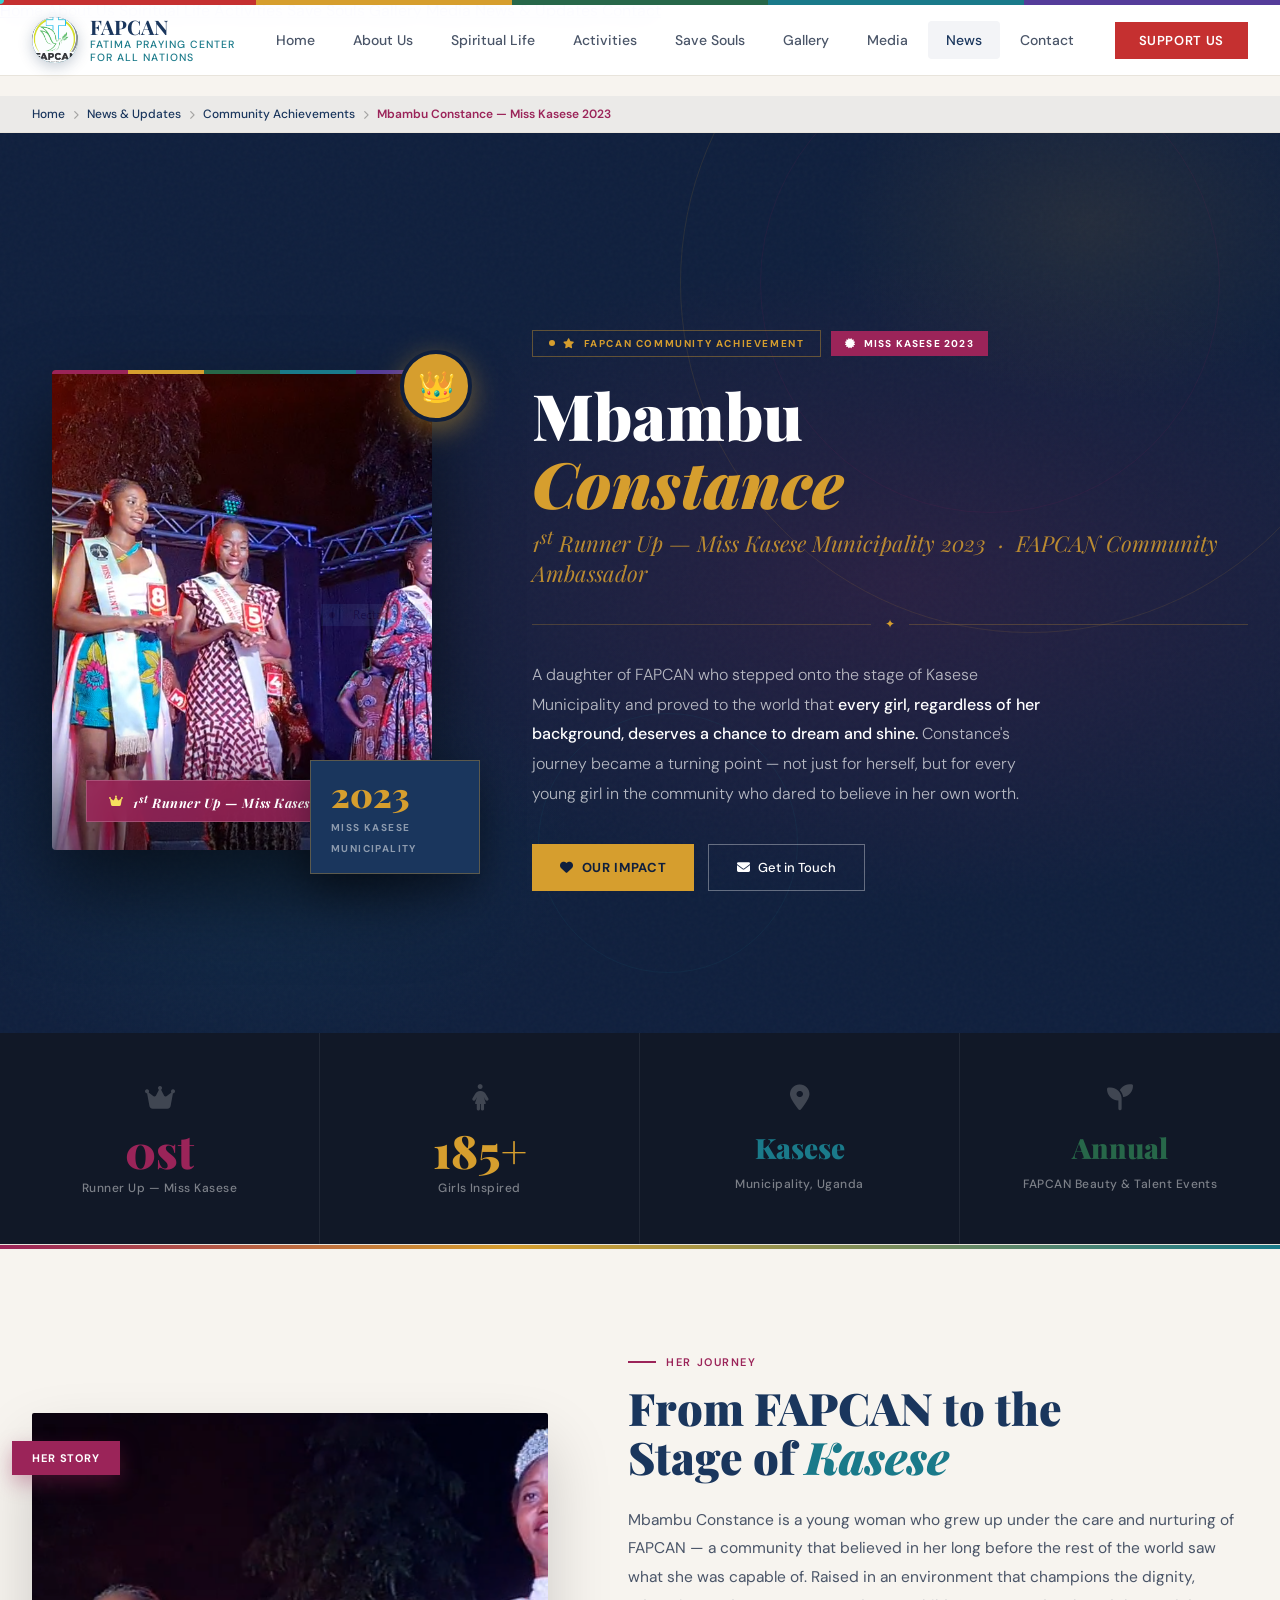
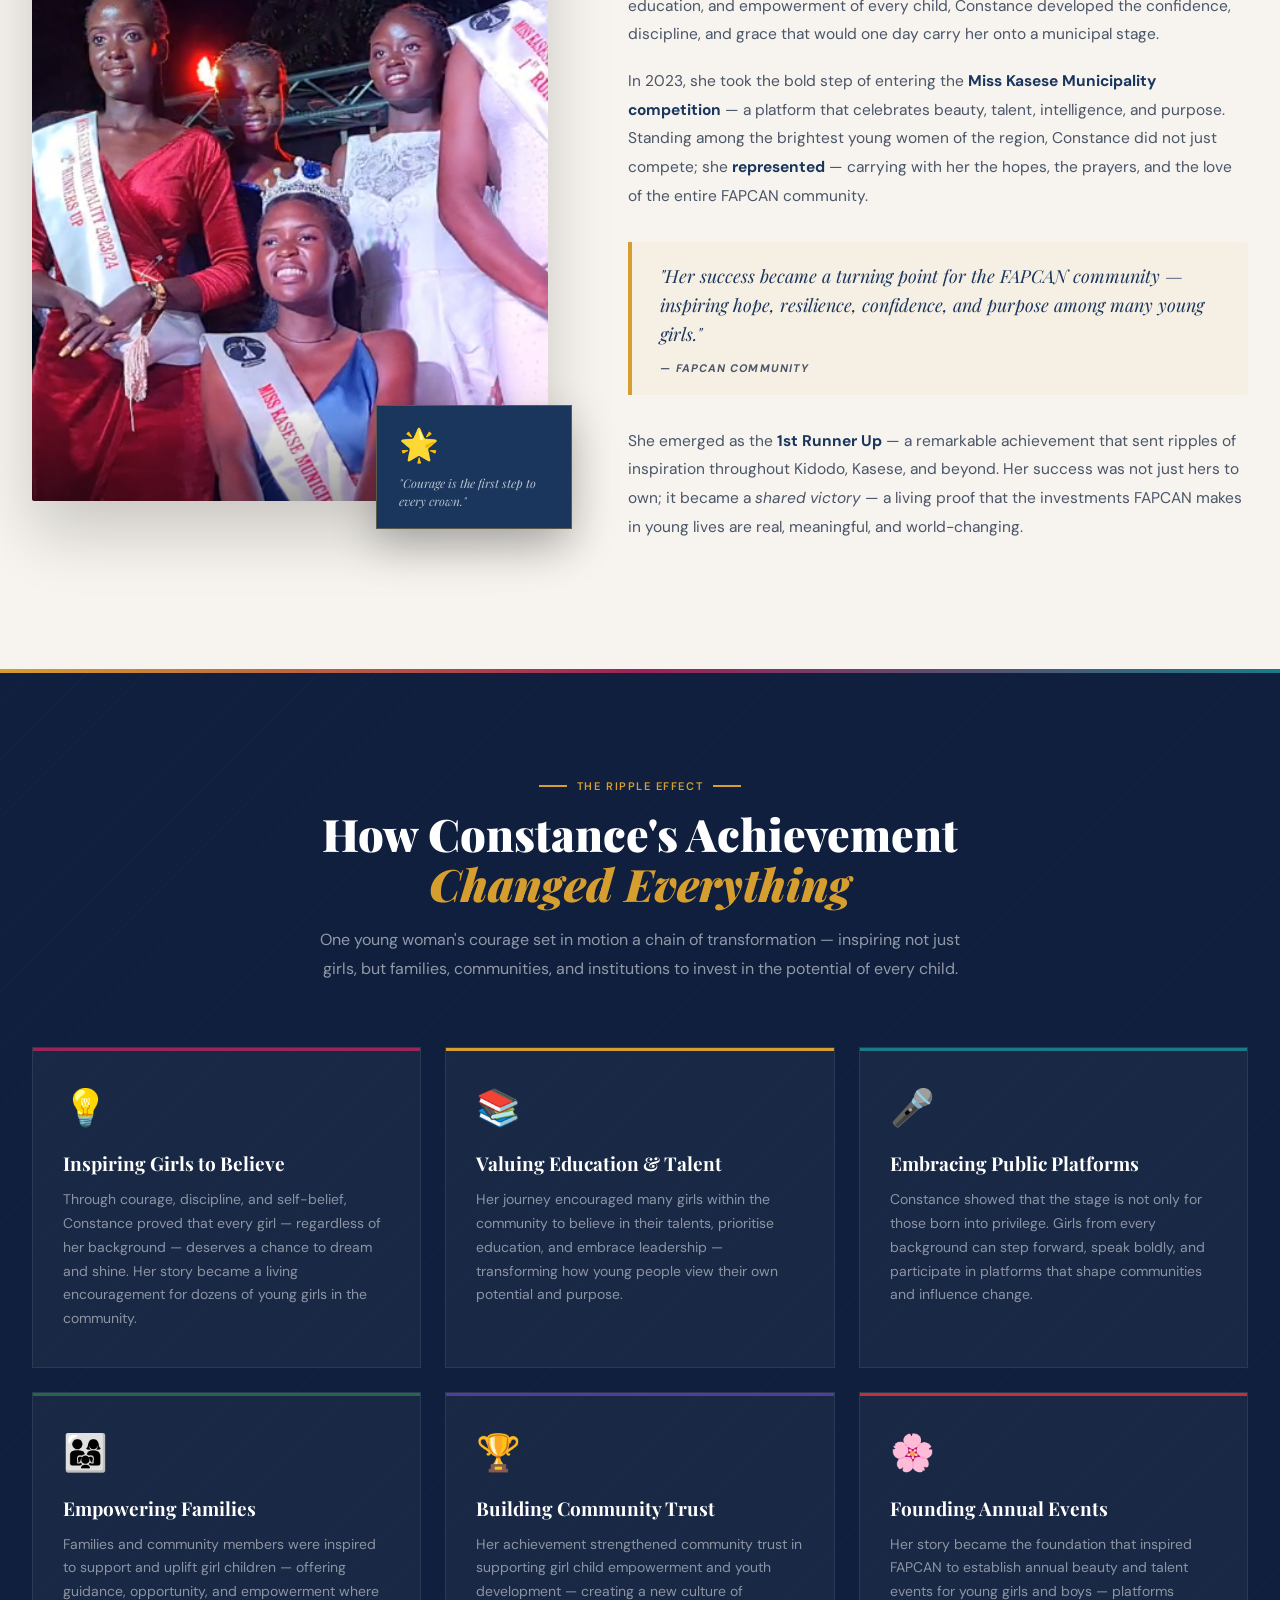
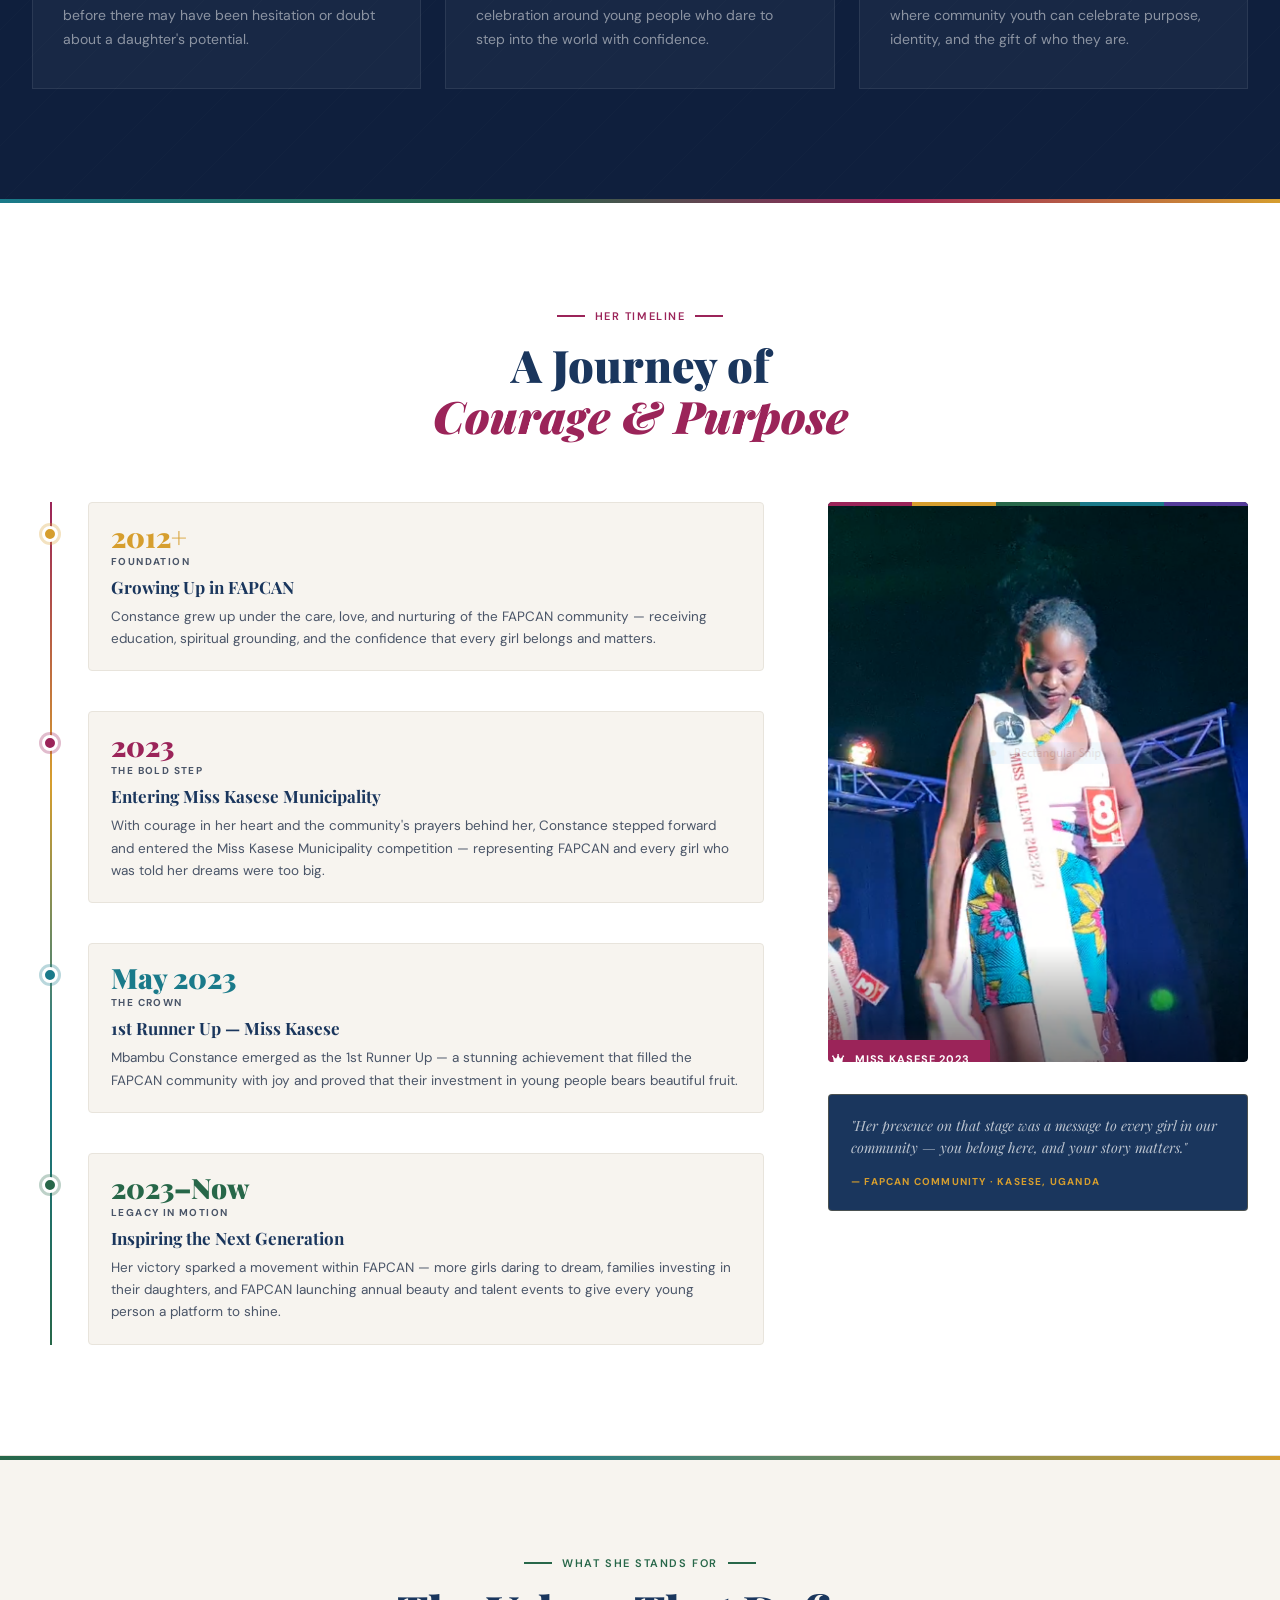
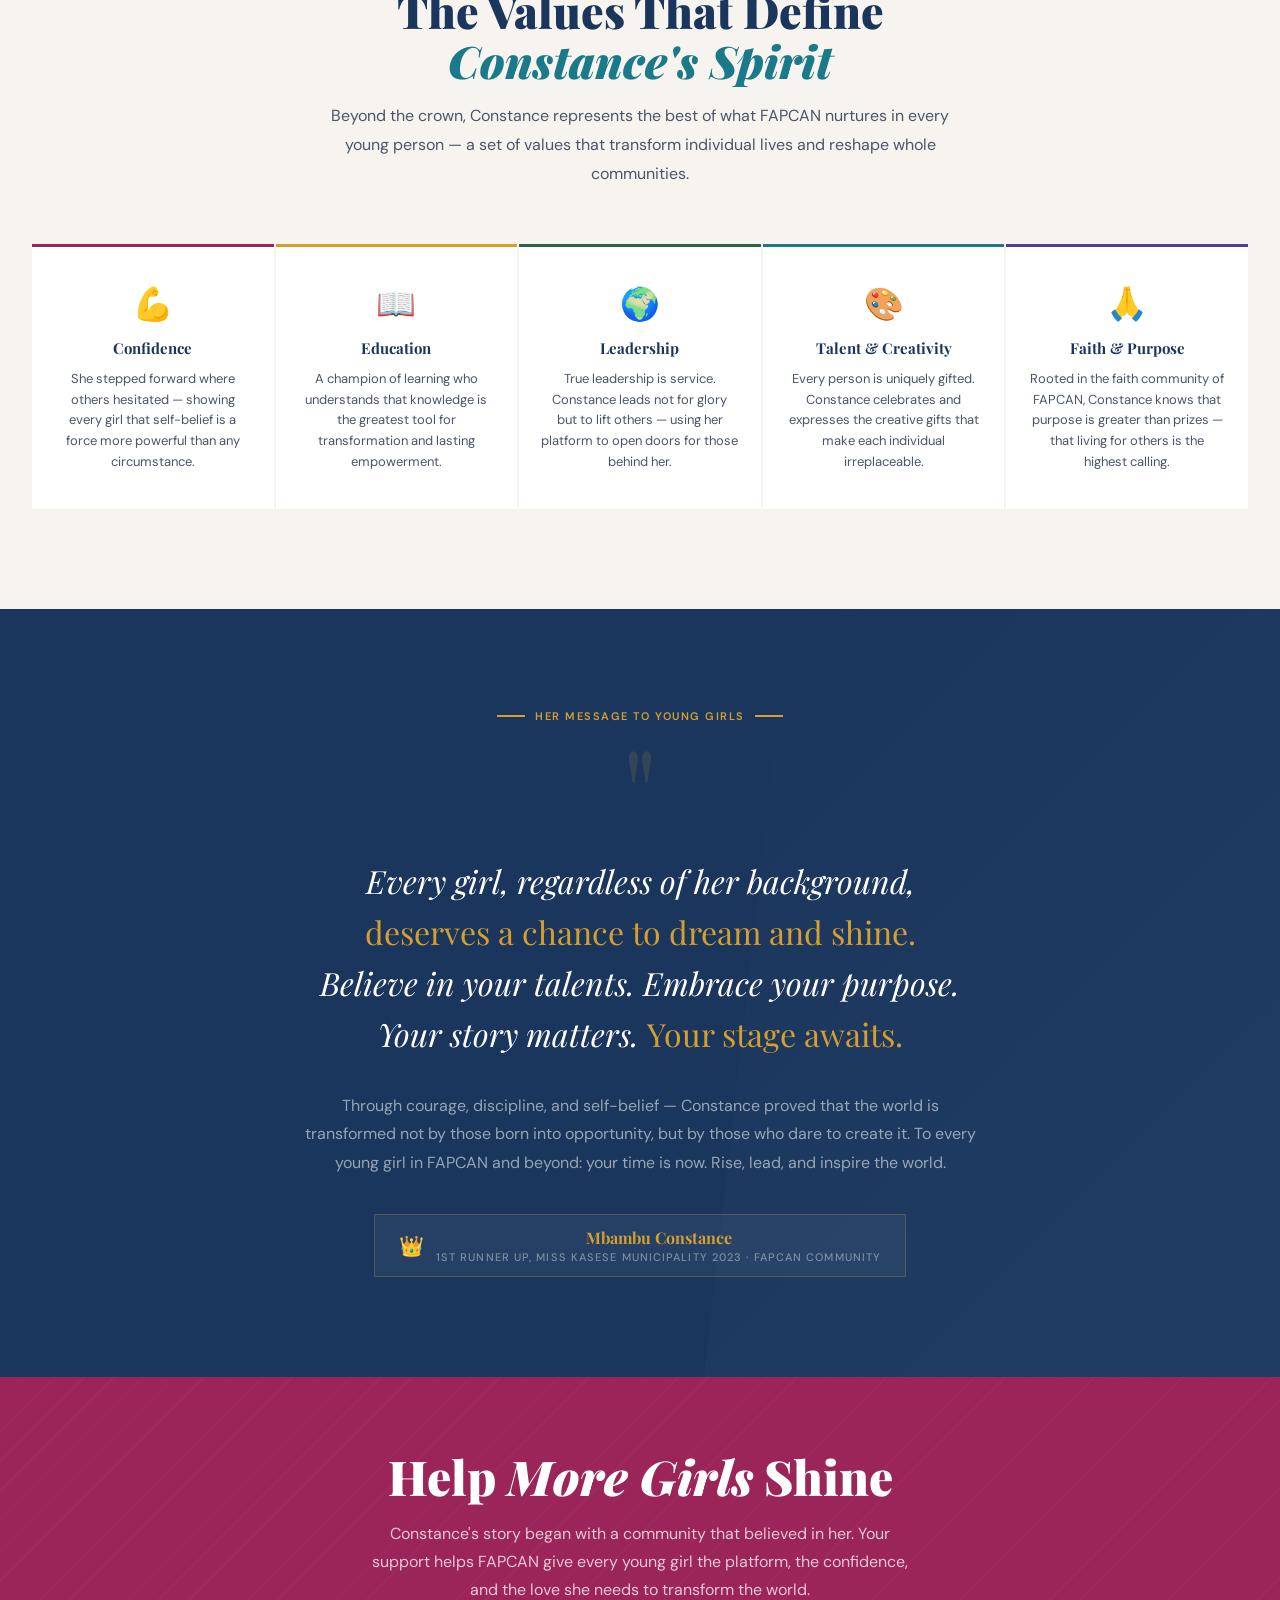
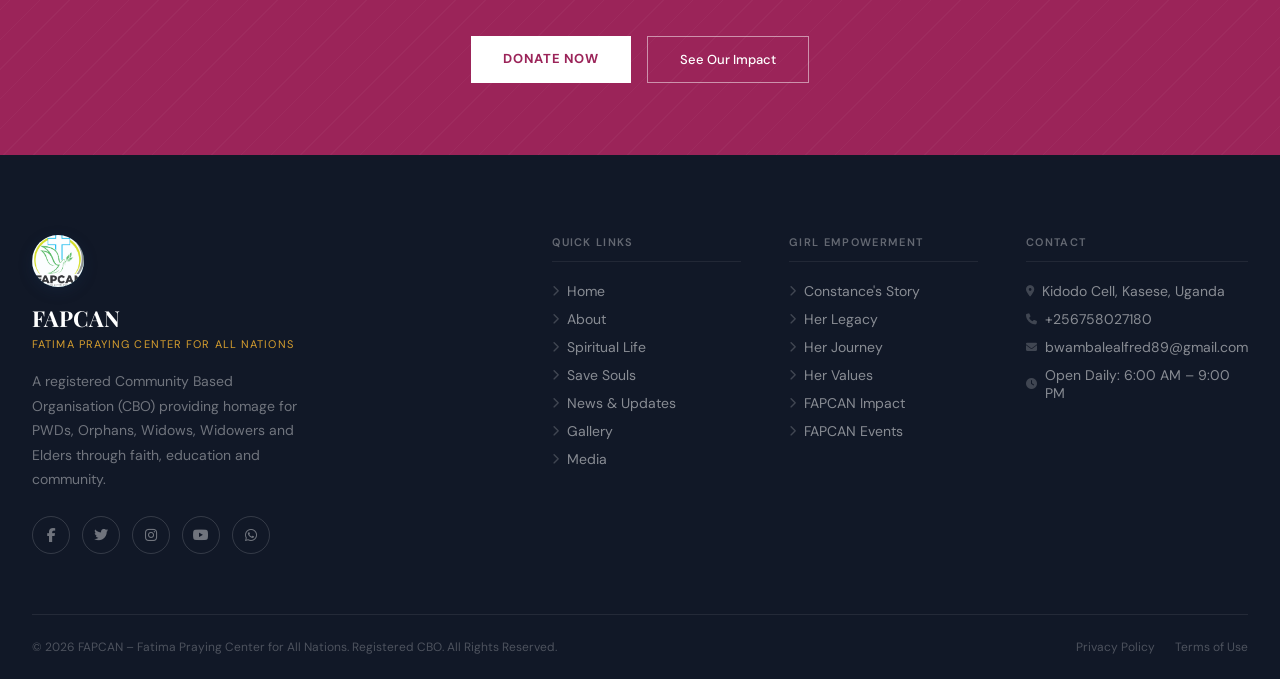
<file: constances.html>
<!DOCTYPE html>
<html lang="en">
<head>
<meta charset="UTF-8">
<meta name="viewport" content="width=device-width, initial-scale=1.0">
<title>Mbambu Constance | Miss Kasese Municipality 2023 — 1st Runner Up | FAPCAN</title>
<link rel="preconnect" href="https://fonts.googleapis.com">
<link href="https://fonts.googleapis.com/css2?family=Playfair+Display:ital,wght@0,400;0,600;0,700;0,900;1,400;1,700&family=DM+Sans:ital,wght@0,300;0,400;0,500;0,600;1,300&display=swap" rel="stylesheet">
<link rel="stylesheet" href="https://cdnjs.cloudflare.com/ajax/libs/font-awesome/6.4.0/css/all.min.css">
<style>
:root {
  --navy:    #1A365D;
  --navy-dk: #0f1f3d;
  --red:     #C53030;
  --gold:    #D69E2E;
  --gold-lt: #F6E05E;
  --green:   #276749;
  --teal:    #1A7A8A;
  --purple:  #553C9A;
  --off-white: #F7F4EF;
  --light-gray: #E8E4DC;
  --mid:     #4A5568;
  --dark:    #111827;
  --white:   #FFFFFF;
  --rose:    #9B2459;
  --font-serif: 'Playfair Display', Georgia, serif;
  --font-sans:  'DM Sans', system-ui, sans-serif;
  --ease-out: cubic-bezier(0.16, 1, 0.3, 1);
  --ease-in-out: cubic-bezier(0.45, 0, 0.55, 1);
}
*, *::before, *::after { box-sizing: border-box; margin: 0; padding: 0; }
html { scroll-behavior: smooth; font-size: 16px; }
body {
  font-family: var(--font-sans);
  background: var(--off-white);
  color: var(--dark);
  overflow-x: hidden;
  cursor: none;
}

/* ── CUSTOM CURSOR ── */
.cursor { position: fixed; top: 0; left: 0; z-index: 9999; pointer-events: none; mix-blend-mode: difference; }
.cursor-dot { width: 8px; height: 8px; border-radius: 50%; background: var(--white); transform: translate(-50%,-50%); transition: transform 0.1s; }
.cursor-ring { width: 36px; height: 36px; border-radius: 50%; border: 1.5px solid rgba(255,255,255,0.6); transform: translate(-50%,-50%); transition: width 0.3s var(--ease-out), height 0.3s var(--ease-out), opacity 0.3s, transform 0.08s; margin-top: -22px; margin-left: -14px; }
body.hovering .cursor-ring { width: 56px; height: 56px; opacity: 0.5; }

/* ── COLOUR BAND ── */
.colour-band {
  height: 5px; width: 100%;
  background: linear-gradient(to right, var(--red) 0%, var(--red) 20%, var(--gold) 20%, var(--gold) 40%, var(--green) 40%, var(--green) 60%, var(--teal) 60%, var(--teal) 80%, var(--purple) 80%, var(--purple) 100%);
  position: fixed; top: 0; left: 0; z-index: 1001;
  animation: bandReveal 1s var(--ease-out) both;
}
@keyframes bandReveal { from { transform: scaleX(0); } to { transform: scaleX(1); } }

/* ── NAV ── */
nav {
  position: fixed; top: 5px; left: 0; right: 0; z-index: 1000;
  background: rgba(255,255,255,0.97);
  border-bottom: 1px solid var(--light-gray);
  backdrop-filter: blur(12px);
  transition: box-shadow 0.3s;
}
nav.scrolled { box-shadow: 0 4px 24px rgba(0,0,0,0.08); }
.nav-inner {
  max-width: 1320px; margin: 0 auto; padding: 0 32px;
  display: flex; align-items: center; justify-content: space-between;
  height: 70px;
}
.logo { display: flex; align-items: center; gap: 12px; text-decoration: none; }
.logo-badge {
  width: 46px; height: 46px; border-radius: 50%;
  background: linear-gradient(135deg, var(--navy), var(--teal));
  display: flex; align-items: center; justify-content: center;
  overflow: hidden; box-shadow: 0 4px 14px rgba(26,54,93,0.25);
}
.logo-badge img { width: 100%; height: 100%; object-fit: cover; }
.logo-badge-fallback { font-family: var(--font-serif); font-weight: 900; font-size: 15px; color: white; }
.logo-text { display: flex; flex-direction: column; }
.logo-text strong { font-family: var(--font-serif); font-weight: 700; font-size: 20px; color: var(--navy); line-height: 1.1; }
.logo-text span { font-size: 10.5px; font-weight: 500; color: var(--teal); letter-spacing: 0.1em; text-transform: uppercase; }
.nav-links { display: flex; list-style: none; gap: 2px; }
.nav-link { display: flex; align-items: center; gap: 6px; padding: 10px 18px; font-size: 14px; font-weight: 500; color: var(--mid); text-decoration: none; border-radius: 4px; transition: color 0.2s, background 0.2s; }
.nav-link:hover, .nav-link.active { color: var(--navy); background: rgba(26,54,93,0.05); }
.nav-cta { background: var(--red); color: white; border: none; cursor: pointer; padding: 10px 24px; font-size: 13px; font-weight: 600; letter-spacing: 0.05em; text-transform: uppercase; transition: background 0.2s, transform 0.15s; text-decoration: none; display: inline-block; }
.nav-cta:hover { background: #9B2C2C; transform: translateY(-1px); }
.hamburger { display: none; cursor: pointer; padding: 6px; background: none; border: none; flex-direction: column; gap: 5px; }
.hamburger span { display: block; width: 24px; height: 2px; background: var(--navy); transition: transform 0.3s, opacity 0.3s; }

/* ── MOBILE MENU ── */
@media (max-width: 1024px) {
  .nav-links { display: none; }
  .hamburger { display: flex; }
  .mobile-menu { position: fixed; top: 75px; left: 0; right: 0; bottom: 0; background: white; z-index: 999; overflow-y: auto; transform: translateX(100%); transition: transform 0.4s var(--ease-out); padding: 20px 0; }
  .mobile-menu.open { transform: none; }
  .mob-link { display: block; padding: 16px 32px; font-size: 16px; font-weight: 500; color: var(--navy); text-decoration: none; border-bottom: 1px solid var(--light-gray); }
  .mob-link:hover { background: var(--off-white); }
}

/* ══════════════════════
   PROFILE HERO
══════════════════════ */
.profile-hero {
  min-height: 100vh;
  padding-top: 75px;
  background: var(--navy-dk);
  position: relative;
  overflow: hidden;
  display: flex;
  align-items: center;
}

/* Elegant background geometry */
.profile-hero::before {
  content: '';
  position: absolute; inset: 0;
  background:
    radial-gradient(ellipse 80% 60% at 70% 50%, rgba(155, 36, 89, 0.18) 0%, transparent 60%),
    radial-gradient(ellipse 50% 50% at 20% 80%, rgba(26,122,138,0.12) 0%, transparent 50%),
    radial-gradient(ellipse 40% 40% at 85% 10%, rgba(214,158,46,0.10) 0%, transparent 50%);
}
.profile-hero::after {
  content: '';
  position: absolute; inset: 0; pointer-events: none; opacity: 0.03;
  background-image: url("data:image/svg+xml,%3Csvg viewBox='0 0 256 256' xmlns='http://www.w3.org/2000/svg'%3E%3Cfilter id='n'%3E%3CfeTurbulence type='fractalNoise' baseFrequency='0.9' numOctaves='4' stitchTiles='stitch'/%3E%3C/filter%3E%3Crect width='100%25' height='100%25' filter='url(%23n)'/%3E%3C/svg%3E");
}

/* Rotating ring ornament */
.hero-ring-ornament {
  position: absolute;
  border-radius: 50%;
  border: 1px solid rgba(214,158,46,0.12);
  pointer-events: none;
}
.hero-ring-ornament:nth-child(1) { width: 700px; height: 700px; top: -200px; right: -100px; animation: geoSpin 80s linear infinite; }
.hero-ring-ornament:nth-child(2) { width: 460px; height: 460px; top: -80px; right: 60px; animation: geoSpin 55s linear infinite reverse; border-color: rgba(155,36,89,0.10); }
.hero-ring-ornament:nth-child(3) { width: 260px; height: 260px; bottom: 60px; left: 42%; animation: geoSpin 40s linear infinite; border-color: rgba(26,122,138,0.10); }
@keyframes geoSpin { from{transform:rotate(0)} to{transform:rotate(360deg)} }

.profile-hero-inner {
  max-width: 1320px; margin: 0 auto; padding: 80px 32px 100px;
  position: relative; z-index: 2;
  display: grid;
  grid-template-columns: 420px 1fr;
  gap: 80px;
  align-items: center;
}

/* ── Portrait ── */
.portrait-wrap {
  position: relative;
  display: flex;
  justify-content: center;
  animation: fadeUp 1s 0.2s var(--ease-out) both;
}
.portrait-frame {
  position: relative;
  width: 380px;
  height: 480px;
  border-radius: 4px;
  overflow: hidden;
  box-shadow: 0 40px 80px rgba(0,0,0,0.55);
}
.portrait-frame img {
  width: 100%; height: 100%;
  object-fit: cover; object-position: center top;
  display: block;
  transition: transform 8s linear;
  transform: scale(1.03);
}
.portrait-frame:hover img { transform: scale(1.08); }

/* Multi-color top bar */
.portrait-frame::before {
  content: '';
  position: absolute; top: 0; left: 0; right: 0; height: 4px; z-index: 10;
  background: linear-gradient(to right, var(--rose) 0%, var(--rose) 20%, var(--gold) 20%, var(--gold) 40%, var(--green) 40%, var(--green) 60%, var(--teal) 60%, var(--teal) 80%, var(--purple) 80%, var(--purple) 100%);
}

/* Crown badge */
.portrait-crown {
  position: absolute;
  top: -20px; right: -20px;
  width: 72px; height: 72px;
  background: var(--gold);
  border-radius: 50%;
  display: flex; align-items: center; justify-content: center;
  font-size: 30px;
  box-shadow: 0 8px 28px rgba(214,158,46,0.5);
  border: 4px solid var(--navy-dk);
  z-index: 20;
  animation: crownFloat 3s ease-in-out infinite;
}
@keyframes crownFloat { 0%,100%{transform:translateY(0)} 50%{transform:translateY(-6px)} }

/* Sash ribbon */
.portrait-sash {
  position: absolute;
  bottom: 28px; left: 0; right: 0;
  text-align: center;
  z-index: 15;
}
.portrait-sash-inner {
  display: inline-flex;
  align-items: center;
  gap: 10px;
  background: rgba(155,36,89,0.85);
  backdrop-filter: blur(10px);
  border: 1px solid rgba(255,255,255,0.2);
  padding: 10px 22px;
}
.portrait-sash-inner span {
  font-family: var(--font-serif);
  font-style: italic;
  font-size: 13px;
  font-weight: 700;
  color: white;
  letter-spacing: 0.04em;
}
.portrait-sash-inner i { color: var(--gold-lt); font-size: 12px; }

/* Floating accent card */
.portrait-accent-card {
  position: absolute;
  bottom: -24px; right: -28px;
  background: var(--navy);
  border: 1px solid rgba(214,158,46,0.35);
  padding: 16px 20px;
  z-index: 25;
  box-shadow: 0 16px 40px rgba(0,0,0,0.4);
  min-width: 170px;
}
.portrait-accent-card .year {
  font-family: var(--font-serif);
  font-size: 34px; font-weight: 900;
  color: var(--gold);
  line-height: 1;
  display: block;
  margin-bottom: 4px;
}
.portrait-accent-card .year-label {
  font-size: 10px; font-weight: 700;
  letter-spacing: 0.14em; text-transform: uppercase;
  color: rgba(255,255,255,0.5);
}

/* ── Hero Text ── */
.profile-hero-text {
  animation: fadeUp 1s 0.35s var(--ease-out) both;
}
.hero-top-badges {
  display: flex; align-items: center; gap: 10px; flex-wrap: wrap;
  margin-bottom: 24px;
}
.badge-event {
  display: inline-flex; align-items: center; gap: 8px;
  font-size: 10px; font-weight: 700; letter-spacing: 0.16em; text-transform: uppercase;
  color: var(--gold); border: 1px solid rgba(214,158,46,0.4);
  padding: 6px 16px;
}
.badge-event::before { content:''; width:6px; height:6px; border-radius:50%; background:var(--gold); animation: pulseDot 2s infinite; }
@keyframes pulseDot { 0%,100%{opacity:1;transform:scale(1)} 50%{opacity:0.4;transform:scale(0.7)} }
.badge-fapcan {
  display: inline-flex; align-items: center; gap: 7px;
  background: var(--rose);
  color: white;
  font-size: 10px; font-weight: 800; letter-spacing: 0.12em; text-transform: uppercase;
  padding: 6px 14px;
}

.profile-hero-text h1 {
  font-family: var(--font-serif); font-weight: 900;
  font-size: clamp(38px, 5vw, 68px);
  line-height: 1.07;
  color: white;
  margin-bottom: 6px;
}
.profile-hero-text h1 em { font-style: italic; color: var(--gold); }

.profile-title-line {
  font-family: var(--font-serif); font-style: italic;
  font-size: clamp(16px, 2vw, 22px);
  color: rgba(214,158,46,0.85);
  margin-bottom: 28px;
  display: block;
}

.profile-divider {
  display: flex; align-items: center; gap: 14px;
  margin-bottom: 28px;
}
.profile-divider-line { height: 1px; flex: 1; background: rgba(214,158,46,0.25); }
.profile-divider-gem { color: var(--gold); font-size: 12px; }

.profile-hero-text p {
  font-size: 16px; font-weight: 300;
  color: rgba(255,255,255,0.68);
  line-height: 1.85;
  max-width: 520px;
  margin-bottom: 36px;
}
.profile-hero-text p strong { color: white; font-weight: 500; }

/* Quick stat pills */
.profile-stats {
  display: flex; gap: 20px; flex-wrap: wrap; margin-bottom: 36px;
}
.profile-stat {
  display: flex; flex-direction: column; gap: 3px;
  padding: 14px 20px;
  border: 1px solid rgba(255,255,255,0.1);
  background: rgba(255,255,255,0.04);
  min-width: 120px;
  transition: border-color 0.3s, background 0.3s;
}
.profile-stat:hover { border-color: rgba(214,158,46,0.4); background: rgba(255,255,255,0.07); }
.profile-stat .stat-val {
  font-family: var(--font-serif); font-weight: 900; font-size: 28px;
  color: var(--gold); line-height: 1;
}
.profile-stat .stat-lbl {
  font-size: 11px; font-weight: 500; letter-spacing: 0.1em; text-transform: uppercase;
  color: rgba(255,255,255,0.38);
}

.profile-cta-row {
  display: flex; gap: 14px; flex-wrap: wrap;
}
.btn-primary-gold {
  background: var(--gold); color: var(--navy-dk); border: none;
  padding: 14px 28px; font-size: 13px; font-weight: 700;
  letter-spacing: 0.05em; text-transform: uppercase; cursor: pointer;
  text-decoration: none; display: inline-flex; align-items: center; gap: 8px;
  transition: background 0.2s, transform 0.2s, box-shadow 0.2s;
}
.btn-primary-gold:hover { background: var(--gold-lt); transform: translateY(-2px); box-shadow: 0 10px 28px rgba(214,158,46,0.35); }
.btn-outline-white {
  background: transparent; color: white;
  border: 1.5px solid rgba(255,255,255,0.35);
  padding: 14px 28px; font-size: 13px; font-weight: 500;
  cursor: pointer; text-decoration: none; display: inline-flex; align-items: center; gap: 8px;
  transition: border-color 0.2s, background 0.2s;
}
.btn-outline-white:hover { border-color: white; background: rgba(255,255,255,0.07); }

@keyframes fadeUp { from{opacity:0;transform:translateY(32px)} to{opacity:1;transform:translateY(0)} }

/* ══════════════════════
   IMPACT STRIP
══════════════════════ */
.impact-strip {
  background: var(--dark);
  display: grid; grid-template-columns: repeat(4, 1fr);
}
.impact-item {
  padding: 48px 28px; border-right: 1px solid rgba(255,255,255,0.07);
  text-align: center; position: relative; overflow: hidden;
  transition: background 0.3s;
}
.impact-item:last-child { border-right: none; }
.impact-item::before {
  content: ''; position: absolute; bottom: 0; left: 0; right: 0; height: 3px;
  transform: scaleX(0); transform-origin: left;
  transition: transform 0.4s var(--ease-out);
}
.impact-item:nth-child(1)::before { background: var(--rose); }
.impact-item:nth-child(2)::before { background: var(--gold); }
.impact-item:nth-child(3)::before { background: var(--teal); }
.impact-item:nth-child(4)::before { background: var(--green); }
.impact-item:hover::before { transform: scaleX(1); }
.impact-item:hover { background: rgba(255,255,255,0.03); }
.impact-icon { font-size: 26px; color: rgba(255,255,255,0.2); margin-bottom: 12px; }
.impact-num { font-family: var(--font-serif); font-weight: 900; font-size: 46px; color: white; line-height: 1; margin-bottom: 7px; }
.impact-item:nth-child(1) .impact-num { color: var(--rose); }
.impact-item:nth-child(2) .impact-num { color: var(--gold); }
.impact-item:nth-child(3) .impact-num { color: var(--teal); }
.impact-item:nth-child(4) .impact-num { color: var(--green); }
.impact-label { font-size: 12px; font-weight: 500; color: rgba(255,255,255,0.45); letter-spacing: 0.04em; }

/* ══════════════════════
   SECTION COMMON
══════════════════════ */
.section-label {
  font-size: 11px; font-weight: 600; letter-spacing: 0.14em;
  text-transform: uppercase; color: var(--red); margin-bottom: 14px;
  display: flex; align-items: center; gap: 10px;
}
.section-label::before { content: ''; width: 28px; height: 2px; background: var(--red); display: block; }

/* ── REVEAL ── */
.reveal { opacity: 0; transform: translateY(40px); transition: opacity 0.8s var(--ease-out), transform 0.8s var(--ease-out); }
.reveal.visible { opacity: 1; transform: none; }
.reveal-left { opacity: 0; transform: translateX(-50px); transition: opacity 0.9s var(--ease-out), transform 0.9s var(--ease-out); }
.reveal-left.visible { opacity: 1; transform: none; }
.reveal-right { opacity: 0; transform: translateX(50px); transition: opacity 0.9s var(--ease-out), transform 0.9s var(--ease-out); }
.reveal-right.visible { opacity: 1; transform: none; }
.reveal-delay-1 { transition-delay: 0.1s; } .reveal-delay-2 { transition-delay: 0.2s; } .reveal-delay-3 { transition-delay: 0.3s; }

/* ══════════════════════
   STORY SECTION
══════════════════════ */
.story-section {
  background: var(--off-white);
  padding: 110px 0;
  position: relative;
  overflow: hidden;
  border-top: 1px solid var(--light-gray);
}
.story-section::before {
  content: '';
  position: absolute; top: 0; left: 0; right: 0; height: 4px;
  background: linear-gradient(to right, var(--rose) 0%, var(--gold) 40%, var(--teal) 100%);
}
.story-inner {
  max-width: 1320px; margin: 0 auto; padding: 0 32px;
  display: grid; grid-template-columns: 5fr 6fr; gap: 80px;
  align-items: center;
}
.story-img-col { position: relative; }
.story-img-main {
  width: 100%; aspect-ratio: 3/4; object-fit: cover; object-position: center top;
  display: block; border-radius: 2px;
  box-shadow: 0 32px 64px rgba(0,0,0,0.18);
}
.story-img-tag {
  position: absolute; top: 28px; left: -20px;
  background: var(--rose); color: white;
  padding: 10px 20px; font-size: 11px; font-weight: 700;
  letter-spacing: 0.08em; text-transform: uppercase;
  box-shadow: 0 8px 20px rgba(155,36,89,0.35);
}
.story-img-floater {
  position: absolute; bottom: -28px; right: -24px;
  background: var(--navy);
  border: 1px solid rgba(214,158,46,0.35);
  padding: 18px 22px;
  box-shadow: 0 16px 40px rgba(0,0,0,0.25);
  z-index: 5;
}
.story-img-floater .floater-icon { font-size: 32px; margin-bottom: 8px; display: block; }
.story-img-floater .floater-text {
  font-family: var(--font-serif); font-style: italic;
  font-size: 12px; color: rgba(255,255,255,0.7); line-height: 1.5; max-width: 150px;
}
.story-text .section-label { color: var(--rose); }
.story-text .section-label::before { background: var(--rose); }
.story-text h2 {
  font-family: var(--font-serif); font-weight: 900;
  font-size: clamp(28px, 3.5vw, 46px); line-height: 1.1;
  color: var(--navy); margin-bottom: 24px;
}
.story-text h2 em { font-style: italic; color: var(--teal); }
.story-text p {
  font-size: 15.5px; line-height: 1.85; color: var(--mid); margin-bottom: 18px;
}
.story-text p strong { color: var(--navy); }

/* Quote pull */
.story-pull-quote {
  margin: 32px 0;
  border-left: 4px solid var(--gold);
  padding: 20px 28px;
  background: rgba(214,158,46,0.06);
  border-radius: 0 4px 4px 0;
}
.story-pull-quote p {
  font-family: var(--font-serif); font-style: italic;
  font-size: 18px; color: var(--navy); line-height: 1.6;
  margin-bottom: 0;
}
.story-pull-quote cite {
  font-size: 11px; font-weight: 700; letter-spacing: 0.1em; text-transform: uppercase;
  color: var(--mid); display: block; margin-top: 12px;
}

/* ══════════════════════
   IMPACT — LEGACY SECTION
══════════════════════ */
.legacy-section {
  background: var(--navy-dk);
  padding: 110px 0;
  position: relative; overflow: hidden;
}
.legacy-section::before {
  content: '';
  position: absolute; inset: 0; pointer-events: none;
  background: repeating-linear-gradient(-45deg, transparent 0, transparent 40px, rgba(255,255,255,0.012) 40px, rgba(255,255,255,0.012) 41px);
}
.legacy-section::after {
  content: '';
  position: absolute; top: 0; left: 0; right: 0; height: 4px;
  background: linear-gradient(to right, var(--gold) 0%, var(--rose) 50%, var(--teal) 100%);
}
.legacy-inner {
  max-width: 1320px; margin: 0 auto; padding: 0 32px;
  position: relative; z-index: 2;
}
.legacy-header {
  text-align: center; margin-bottom: 64px;
}
.legacy-header .section-label { justify-content: center; color: var(--gold); margin-bottom: 16px; }
.legacy-header .section-label::before { background: var(--gold); }
.legacy-header .section-label::after { content:''; width:28px; height:2px; background:var(--gold); display:block; }
.legacy-header h2 {
  font-family: var(--font-serif); font-weight: 900;
  font-size: clamp(26px, 3.5vw, 50px); color: white; line-height: 1.1;
}
.legacy-header h2 em { font-style: italic; color: var(--gold); }
.legacy-header p {
  font-size: 16px; color: rgba(255,255,255,0.55); max-width: 660px;
  margin: 18px auto 0; line-height: 1.8;
}

/* Legacy cards grid */
.legacy-grid {
  display: grid;
  grid-template-columns: repeat(3, 1fr);
  gap: 24px;
}
.legacy-card {
  background: rgba(255,255,255,0.04);
  border: 1px solid rgba(255,255,255,0.08);
  padding: 36px 30px;
  position: relative; overflow: hidden;
  transition: background 0.3s, border-color 0.3s, transform 0.4s var(--ease-out);
}
.legacy-card:hover {
  background: rgba(255,255,255,0.07);
  border-color: rgba(214,158,46,0.3);
  transform: translateY(-6px);
}
.legacy-card::before {
  content: ''; position: absolute; top: 0; left: 0; right: 0; height: 3px;
}
.legacy-card:nth-child(1)::before { background: var(--rose); }
.legacy-card:nth-child(2)::before { background: var(--gold); }
.legacy-card:nth-child(3)::before { background: var(--teal); }
.legacy-card:nth-child(4)::before { background: var(--green); }
.legacy-card:nth-child(5)::before { background: var(--purple); }
.legacy-card:nth-child(6)::before { background: var(--red); }
.legacy-card-icon { font-size: 36px; margin-bottom: 20px; display: block; }
.legacy-card h4 {
  font-family: var(--font-serif); font-weight: 700; font-size: 19px;
  color: white; margin-bottom: 12px; line-height: 1.3;
}
.legacy-card p { font-size: 14px; color: rgba(255,255,255,0.5); line-height: 1.7; }

/* ══════════════════════
   JOURNEY TIMELINE — NEW TWO-COLUMN LAYOUT
   Left: timeline | Right: sticky image
══════════════════════ */
.journey-section {
  background: var(--white);
  padding: 110px 0;
  position: relative; overflow: hidden;
}
.journey-section::before {
  content: '';
  position: absolute; top: 0; left: 0; right: 0; height: 4px;
  background: linear-gradient(to right, var(--teal) 0%, var(--green) 40%, var(--rose) 70%, var(--gold) 100%);
}
.journey-inner {
  max-width: 1320px; margin: 0 auto; padding: 0 32px;
}
.journey-header { text-align: center; margin-bottom: 60px; }
.journey-header .section-label { justify-content: center; color: var(--rose); margin-bottom: 16px; }
.journey-header .section-label::before { background: var(--rose); }
.journey-header .section-label::after { content:''; width:28px; height:2px; background:var(--rose); display:block; }
.journey-header h2 {
  font-family: var(--font-serif); font-weight: 900;
  font-size: clamp(26px, 3.5vw, 48px); color: var(--navy); line-height: 1.15;
}
.journey-header h2 em { font-style: italic; color: var(--rose); }

/* Two-column journey body */
.journey-body {
  display: grid;
  grid-template-columns: 1fr 420px;
  gap: 64px;
  align-items: start;
}

/* ── Timeline (left column) ── */
.timeline {
  position: relative;
  padding-left: 0;
}
/* Vertical line runs along the left edge of timeline content */
.timeline::before {
  content: '';
  position: absolute;
  top: 0; bottom: 0;
  left: 18px;
  width: 2px;
  background: linear-gradient(to bottom, var(--rose), var(--gold), var(--teal), var(--green));
}

.timeline-item {
  position: relative;
  padding-left: 56px;
  margin-bottom: 40px;
}
.timeline-item:last-child { margin-bottom: 0; }

/* Dot on the left line */
.timeline-item::before {
  content: '';
  position: absolute;
  top: 24px;
  left: 10px;
  width: 16px; height: 16px;
  border-radius: 50%;
  background: var(--gold);
  border: 3px solid var(--white);
  box-shadow: 0 0 0 3px rgba(214,158,46,0.3);
  z-index: 2;
}
.timeline-item:nth-child(2)::before { background: var(--rose); box-shadow: 0 0 0 3px rgba(155,36,89,0.3); }
.timeline-item:nth-child(3)::before { background: var(--teal); box-shadow: 0 0 0 3px rgba(26,122,138,0.3); }
.timeline-item:nth-child(4)::before { background: var(--green); box-shadow: 0 0 0 3px rgba(39,103,73,0.3); }

.tl-year {
  font-family: var(--font-serif); font-weight: 900; font-size: 28px;
  color: var(--gold); line-height: 1; display: block; margin-bottom: 4px;
}
.timeline-item:nth-child(2) .tl-year { color: var(--rose); }
.timeline-item:nth-child(3) .tl-year { color: var(--teal); }
.timeline-item:nth-child(4) .tl-year { color: var(--green); }

.tl-phase {
  font-size: 10px; font-weight: 700; letter-spacing: 0.14em; text-transform: uppercase;
  color: var(--mid); margin-bottom: 8px; display: block;
}
.tl-box {
  background: var(--off-white);
  border: 1px solid var(--light-gray);
  padding: 20px 22px;
  border-radius: 4px;
  transition: border-color 0.3s, box-shadow 0.3s;
}
.timeline-item:hover .tl-box { border-color: var(--gold); box-shadow: 0 8px 24px rgba(0,0,0,0.07); }
.tl-box h4 {
  font-family: var(--font-serif); font-weight: 700; font-size: 17px;
  color: var(--navy); margin-bottom: 8px; line-height: 1.3;
}
.tl-box p { font-size: 13.5px; color: var(--mid); line-height: 1.65; }

/* ── Right image column ── */
.journey-image-col {
  position: sticky;
  top: 100px;
  align-self: start;
}
.journey-image-wrap {
  position: relative;
  border-radius: 4px;
  overflow: visible;
}
.journey-image-wrap::before {
  content: '';
  position: absolute;
  top: 0; left: 0; right: 0; height: 4px; z-index: 10;
  background: linear-gradient(to right, var(--rose) 0%, var(--rose) 20%, var(--gold) 20%, var(--gold) 40%, var(--green) 40%, var(--green) 60%, var(--teal) 60%, var(--teal) 80%, var(--purple) 80%, var(--purple) 100%);
  border-radius: 4px 4px 0 0;
}
.journey-image-wrap img {
  width: 100%;
  aspect-ratio: 3/4;
  object-fit: cover;
  object-position: center top;
  display: block;
  border-radius: 4px;
  box-shadow: 0 32px 64px rgba(0,0,0,0.18);
  transition: transform 6s ease;
}
.journey-image-wrap:hover img { transform: scale(1.03); }
.journey-image-wrap { overflow: hidden; }

/* Decorative label on image */
.journey-img-badge {
  position: absolute;
  bottom: -16px;
  left: -16px;
  background: var(--rose);
  color: white;
  padding: 12px 20px;
  font-size: 11px; font-weight: 700;
  letter-spacing: 0.08em; text-transform: uppercase;
  box-shadow: 0 8px 24px rgba(155,36,89,0.4);
  z-index: 10;
}
.journey-img-caption {
  margin-top: 32px;
  padding: 20px 22px;
  background: var(--navy);
  border: 1px solid rgba(214,158,46,0.25);
  border-radius: 4px;
}
.journey-img-caption p {
  font-family: var(--font-serif); font-style: italic;
  font-size: 14px; color: rgba(255,255,255,0.7);
  line-height: 1.6; margin-bottom: 10px;
}
.journey-img-caption span {
  font-size: 10px; font-weight: 700; letter-spacing: 0.12em; text-transform: uppercase;
  color: var(--gold);
}

/* ══════════════════════
   EMPOWERMENT / VALUES
══════════════════════ */
.values-section {
  background: var(--off-white);
  padding: 100px 0;
  border-top: 1px solid var(--light-gray);
  position: relative; overflow: hidden;
}
.values-section::before {
  content: '';
  position: absolute; top: 0; left: 0; right: 0; height: 4px;
  background: linear-gradient(to right, var(--green) 0%, var(--teal) 40%, var(--gold) 100%);
}
.values-inner { max-width: 1320px; margin: 0 auto; padding: 0 32px; }
.values-header { text-align: center; margin-bottom: 56px; }
.values-header .section-label { justify-content: center; color: var(--green); margin-bottom: 16px; }
.values-header .section-label::before { background: var(--green); }
.values-header .section-label::after { content:''; width:28px; height:2px; background:var(--green); display:block; }
.values-header h2 {
  font-family: var(--font-serif); font-weight: 900;
  font-size: clamp(26px, 3.5vw, 48px); color: var(--navy); line-height: 1.12;
  margin-bottom: 16px;
}
.values-header h2 em { font-style: italic; color: var(--teal); }
.values-header p { font-size: 16px; color: var(--mid); max-width: 640px; margin: 0 auto; line-height: 1.8; }

.values-grid {
  display: grid; grid-template-columns: repeat(5, 1fr); gap: 2px;
}
.value-card {
  padding: 36px 22px;
  background: var(--white);
  border-top: 3px solid transparent;
  position: relative; overflow: hidden;
  text-align: center;
  transition: background 0.2s, box-shadow 0.3s, transform 0.3s var(--ease-out);
}
.value-card:hover { background: var(--off-white); box-shadow: 0 10px 28px rgba(0,0,0,0.08); transform: translateY(-5px); }
.value-card:nth-child(1) { border-top-color: var(--rose); }
.value-card:nth-child(2) { border-top-color: var(--gold); }
.value-card:nth-child(3) { border-top-color: var(--green); }
.value-card:nth-child(4) { border-top-color: var(--teal); }
.value-card:nth-child(5) { border-top-color: var(--purple); }
.value-icon { font-size: 32px; margin-bottom: 14px; display: block; }
.value-card h4 {
  font-family: var(--font-serif); font-size: 15px; font-weight: 700;
  color: var(--navy); margin-bottom: 10px; line-height: 1.3;
}
.value-card p { font-size: 13px; color: var(--mid); line-height: 1.6; }

/* ══════════════════════
   MESSAGE SECTION
══════════════════════ */
.message-section {
  background: var(--navy);
  padding: 100px 0;
  position: relative; overflow: hidden;
}
.message-section::before {
  content: '';
  position: absolute; top: 0; right: 0; width: 45%; height: 100%;
  background: linear-gradient(135deg, transparent 0%, rgba(255,255,255,0.03) 100%);
  clip-path: polygon(15% 0%, 100% 0%, 100% 100%, 0% 100%);
}
.message-inner {
  max-width: 900px; margin: 0 auto; padding: 0 32px;
  text-align: center; position: relative; z-index: 2;
}
.message-inner .section-label { justify-content: center; color: var(--gold); margin-bottom: 24px; }
.message-inner .section-label::before { background: var(--gold); }
.message-inner .section-label::after { content:''; width:28px; height:2px; background:var(--gold); display:block; }
.message-quote-mark {
  font-family: var(--font-serif); font-size: 120px;
  color: rgba(214,158,46,0.15); line-height: 0.7;
  margin-bottom: 24px; display: block;
}
.message-text {
  font-family: var(--font-serif); font-style: italic;
  font-size: clamp(20px, 2.8vw, 32px);
  color: white; line-height: 1.6;
  margin-bottom: 32px;
}
.message-text em { color: var(--gold); font-style: normal; }
.message-sub {
  font-size: 16px; color: rgba(255,255,255,0.55); line-height: 1.8;
  max-width: 680px; margin: 0 auto 36px;
}
.message-attr {
  display: inline-flex; align-items: center; gap: 12px;
  background: rgba(255,255,255,0.05);
  border: 1px solid rgba(214,158,46,0.25);
  padding: 12px 24px;
}
.message-attr-crown { font-size: 20px; }
.message-attr-text {}
.message-attr-name {
  font-family: var(--font-serif); font-weight: 700; font-size: 16px;
  color: var(--gold); display: block;
}
.message-attr-title {
  font-size: 11px; font-weight: 500; letter-spacing: 0.1em; text-transform: uppercase;
  color: rgba(255,255,255,0.4); display: block; margin-top: 2px;
}

/* ══════════════════════
   CTA BAND
══════════════════════ */
.cta-band { background: var(--rose); padding: 72px 0; position: relative; overflow: hidden; }
.cta-band::before {
  content: ''; position: absolute; inset: 0;
  background: repeating-linear-gradient(-45deg, transparent 0, transparent 20px, rgba(255,255,255,0.03) 20px, rgba(255,255,255,0.03) 21px);
}
.cta-inner { max-width: 900px; margin: 0 auto; padding: 0 32px; text-align: center; position: relative; z-index: 2; }
.cta-inner h2 { font-family: var(--font-serif); font-weight: 900; color: white; font-size: clamp(26px, 4vw, 48px); line-height: 1.15; margin-bottom: 16px; }
.cta-inner h2 em { font-style: italic; }
.cta-inner p { font-size: 16px; color: rgba(255,255,255,0.75); margin-bottom: 32px; max-width: 560px; margin-left: auto; margin-right: auto; line-height: 1.75; }
.cta-btns { display: flex; gap: 16px; justify-content: center; flex-wrap: wrap; }
.btn-cta-light { background: white; color: var(--rose); border: none; padding: 14px 32px; font-size: 13px; font-weight: 700; letter-spacing: 0.05em; text-transform: uppercase; cursor: pointer; text-decoration: none; display: inline-block; transition: background 0.2s, transform 0.2s; }
.btn-cta-light:hover { background: var(--off-white); transform: translateY(-2px); }
.btn-cta-ghost { background: transparent; color: white; border: 1.5px solid rgba(255,255,255,0.5); padding: 14px 32px; font-size: 13px; font-weight: 500; cursor: pointer; text-decoration: none; display: inline-block; transition: border-color 0.2s, background 0.2s; }
.btn-cta-ghost:hover { border-color: white; background: rgba(255,255,255,0.1); }

/* ══════════════════════
   FOOTER
══════════════════════ */
footer { background: var(--dark); padding: 80px 0 0; }
.footer-inner { max-width: 1320px; margin: 0 auto; padding: 0 32px; }
.footer-top { display: grid; grid-template-columns: 2.5fr 1fr 1fr 1fr; gap: 48px; padding-bottom: 60px; border-bottom: 1px solid rgba(255,255,255,0.08); }
.footer-brand .logo-badge { width: 52px; height: 52px; margin-bottom: 16px; }
.footer-brand strong { font-family: var(--font-serif); font-weight: 700; font-size: 22px; color: white; display: block; margin-bottom: 4px; }
.footer-brand .tagline { font-size: 11px; letter-spacing: 0.1em; text-transform: uppercase; color: var(--gold); display: block; margin-bottom: 18px; }
.footer-brand p { font-size: 14px; color: rgba(255,255,255,0.4); line-height: 1.75; max-width: 280px; margin-bottom: 24px; }
.footer-socials { display: flex; gap: 12px; }
.footer-socials a { width: 38px; height: 38px; border: 1px solid rgba(255,255,255,0.15); border-radius: 50%; display: flex; align-items: center; justify-content: center; color: rgba(255,255,255,0.4); font-size: 14px; text-decoration: none; transition: border-color 0.2s, color 0.2s, background 0.2s, transform 0.2s; }
.footer-socials a:hover { border-color: var(--gold); color: var(--gold); background: rgba(214,158,46,0.1); transform: translateY(-3px); }
.footer-col h4 { font-size: 11px; font-weight: 600; letter-spacing: 0.12em; text-transform: uppercase; color: rgba(255,255,255,0.35); margin-bottom: 20px; padding-bottom: 12px; border-bottom: 1px solid rgba(255,255,255,0.07); }
.footer-col ul { list-style: none; display: flex; flex-direction: column; gap: 10px; }
.footer-col ul a { font-size: 14px; color: rgba(255,255,255,0.5); text-decoration: none; transition: color 0.2s, padding-left 0.2s; display: flex; align-items: center; gap: 8px; }
.footer-col ul a i { font-size: 11px; color: rgba(255,255,255,0.2); }
.footer-col ul a:hover { color: white; padding-left: 4px; }
.footer-bottom { padding: 24px 0; display: flex; justify-content: space-between; align-items: center; flex-wrap: wrap; gap: 12px; }
.footer-bottom p { font-size: 12px; color: rgba(255,255,255,0.25); }
.footer-bottom-links { display: flex; gap: 20px; }
.footer-bottom-links a { font-size: 12px; color: rgba(255,255,255,0.25); text-decoration: none; transition: color 0.2s; }
.footer-bottom-links a:hover { color: rgba(255,255,255,0.5); }

/* ══════════════════════
   BREADCRUMB
══════════════════════ */
.breadcrumb-bar {
  background: rgba(26,54,93,0.05);
  border-bottom: 1px solid var(--light-gray);
  padding: 10px 0;
  position: relative; z-index: 5;
}
.breadcrumb-inner {
  max-width: 1320px; margin: 0 auto; padding: 0 32px;
  display: flex; align-items: center; gap: 8px;
  font-size: 12px; color: var(--mid);
}
.breadcrumb-inner a { color: var(--navy); text-decoration: none; font-weight: 500; transition: color 0.2s; }
.breadcrumb-inner a:hover { color: var(--teal); }
.breadcrumb-inner i { font-size: 9px; color: rgba(0,0,0,0.3); }
.breadcrumb-inner span { color: var(--rose); font-weight: 600; }

/* ══════════════════════
   RESPONSIVE
══════════════════════ */
@media (max-width: 1024px) {
  .nav-links { display: none; }
  .hamburger { display: flex; }
  .profile-hero-inner { grid-template-columns: 1fr; gap: 48px; }
  .portrait-frame { width: 320px; height: 400px; margin: 0 auto; }
  .portrait-wrap { justify-content: center; }
  .story-inner { grid-template-columns: 1fr; gap: 40px; }
  .story-img-main { aspect-ratio: 4/3; }
  .story-img-floater { display: none; }
  .legacy-grid { grid-template-columns: 1fr 1fr; }
  .values-grid { grid-template-columns: repeat(3, 1fr); }
  .footer-top { grid-template-columns: 1fr 1fr; }
  .impact-strip { grid-template-columns: repeat(2, 1fr); }
  .impact-item { border-bottom: 1px solid rgba(255,255,255,0.07); }

  /* Journey responsive: stack to single column */
  .journey-body { grid-template-columns: 1fr; gap: 48px; }
  .journey-image-col { position: static; order: -1; }
  .journey-image-wrap img { aspect-ratio: 4/3; }
  .journey-img-badge { left: 0; bottom: -12px; }

  /* Timeline stays left-aligned */
  .timeline::before { left: 18px; }
}
@media (max-width: 640px) {
  .profile-hero-inner { padding: 60px 20px 80px; }
  .portrait-frame { width: 280px; height: 360px; }
  .portrait-accent-card { right: -10px; bottom: -16px; }
  .legacy-grid { grid-template-columns: 1fr; }
  .values-grid { grid-template-columns: 1fr 1fr; }
  .story-inner, .journey-inner, .values-inner, .message-inner, .legacy-inner, .footer-inner { padding: 0 20px; }
  .story-img-tag { display: none; }
  .breadcrumb-inner { padding: 0 20px; }
}
</style>
</head>
<body>

<!-- CURSOR -->
<div class="cursor" id="cursor">
  <div class="cursor-dot"></div>
  <div class="cursor-ring"></div>
</div>

<!-- COLOUR BAND -->
<div class="colour-band"></div>

<!-- NAV -->
<nav id="mainNav">
  <div class="nav-inner">
    <a href="index.html" class="logo">
      <div class="logo-badge">
        <img src="fapcan.jpg" alt="FAPCAN" onerror="this.style.display='none';this.nextElementSibling.style.display='flex'">
        <span class="logo-badge-fallback" style="display:none">FAP</span>
      </div>
      <div class="logo-text">
        <strong>FAPCAN</strong>
        <span>Fatima Praying Center <br>For All Nations</span>
      </div>
    </a>
    <ul class="nav-links">
      <li><a href="index.html" class="nav-link">Home</a></li>
      <li><a href="index.html#about" class="nav-link">About Us</a></li>
      <li><a href="prayer.html" class="nav-link">Spiritual Life</a></li>
      <li><a href="activities.html" class="nav-link">Activities</a></li>
      <li><a href="save.html" class="nav-link">Save Souls</a></li>
      <li><a href="gallery.html" class="nav-link">Gallery</a></li>
      <li><a href="film.html" class="nav-link">Media</a></li>
      <li><a href="index.html#news" class="nav-link active">News</a></li>
      <li><a href="index.html#contact" class="nav-link">Contact</a></li>
    </ul>
    <a href="donate.html" class="nav-cta">Support Us</a>
    <button class="hamburger" aria-label="Menu">
      <span></span><span></span><span></span>
    </button>
  </div>
</nav>

<!-- MOBILE MENU -->
<div class="mobile-menu" id="mobileMenu">
  <a href="index.html" class="mob-link">Home</a>
  <a href="index.html#about" class="mob-link">About Us</a>
  <a href="prayer.html" class="mob-link">Spiritual Life</a>
  <a href="activities.html" class="mob-link">Activities</a>
  <a href="save.html" class="mob-link">Save Souls</a>
  <a href="gallery.html" class="mob-link">Gallery</a>
  <a href="film.html" class="mob-link">Media</a>
  <a href="index.html#news" class="mob-link">News & Updates</a>
  <a href="index.html#contact" class="mob-link">Contact</a>
</div>

<!-- BREADCRUMB -->
<div class="breadcrumb-bar" style="margin-top:75px">
  <div class="breadcrumb-inner">
    <a href="index.html">Home</a>
    <i class="fas fa-chevron-right"></i>
    <a href="index.html#news">News & Updates</a>
    <i class="fas fa-chevron-right"></i>
    <a href="#">Community Achievements</a>
    <i class="fas fa-chevron-right"></i>
    <span>Mbambu Constance — Miss Kasese 2023</span>
  </div>
</div>

<!-- ══════════ PROFILE HERO ══════════ -->
<section class="profile-hero">
  <!-- Decorative rings -->
  <div class="hero-ring-ornament"></div>
  <div class="hero-ring-ornament"></div>
  <div class="hero-ring-ornament"></div>

  <div class="profile-hero-inner">

    <!-- Portrait -->
    <div class="portrait-wrap">
      <div class="portrait-frame">
        <img src="crisia3.PNG" alt="Mbambu Constance — Miss Kasese Municipality 2023, 1st Runner Up"
          onerror="this.src='';this.style.background='linear-gradient(135deg,#1A365D,#9B2459)';this.alt=''">
        <div class="portrait-sash">
          <div class="portrait-sash-inner">
            <i class="fas fa-crown"></i>
            <span>1<sup>st</sup> Runner Up — Miss Kasese 2023</span>
            <i class="fas fa-crown"></i>
          </div>
        </div>
      </div>
      <div class="portrait-crown">👑</div>
      <div class="portrait-accent-card">
        <span class="year">2023</span>
        <span class="year-label">Miss Kasese<br>Municipality</span>
      </div>
    </div>

    <!-- Text -->
    <div class="profile-hero-text">
      <div class="hero-top-badges">
        <div class="badge-event">
          <i class="fas fa-star"></i> FAPCAN Community Achievement
        </div>
        <div class="badge-fapcan">
          <i class="fas fa-certificate"></i> Miss Kasese 2023
        </div>
      </div>

      <h1>Mbambu<br><em>Constance</em></h1>
      <span class="profile-title-line">
        1<sup>st</sup> Runner Up — Miss Kasese Municipality 2023 &nbsp;·&nbsp; FAPCAN Community Ambassador
      </span>

      <div class="profile-divider">
        <div class="profile-divider-line"></div>
        <span class="profile-divider-gem">✦</span>
        <div class="profile-divider-line"></div>
      </div>

      <p>
        A daughter of FAPCAN who stepped onto the stage of Kasese Municipality and proved to the world that
        <strong>every girl, regardless of her background, deserves a chance to dream and shine.</strong>
        Constance's journey became a turning point — not just for herself, but for every young girl in the community
        who dared to believe in her own worth.
      </p>

      <div class="profile-cta-row">
        <a href="index.html#our-impact" class="btn-primary-gold">
          <i class="fas fa-heart"></i> Our Impact
        </a>
        <a href="index.html#contact" class="btn-outline-white">
          <i class="fas fa-envelope"></i> Get in Touch
        </a>
      </div>
    </div>

  </div>
</section>

<!-- IMPACT STRIP -->
<div class="impact-strip">
  <div class="impact-item reveal">
    <div class="impact-icon"><i class="fas fa-crown"></i></div>
    <div class="impact-num">1st</div>
    <div class="impact-label">Runner Up — Miss Kasese</div>
  </div>
  <div class="impact-item reveal">
    <div class="impact-icon"><i class="fas fa-female"></i></div>
    <div class="impact-num">250+</div>
    <div class="impact-label">Girls Inspired</div>
  </div>
  <div class="impact-item reveal">
    <div class="impact-icon"><i class="fas fa-map-marker-alt"></i></div>
    <div class="impact-num" style="font-size:28px;line-height:1.5">Kasese</div>
    <div class="impact-label">Municipality, Uganda</div>
  </div>
  <div class="impact-item reveal">
    <div class="impact-icon"><i class="fas fa-seedling"></i></div>
    <div class="impact-num" style="font-size:28px;line-height:1.5">Annual</div>
    <div class="impact-label">FAPCAN Beauty &amp; Talent Events</div>
  </div>
</div>

<!-- ══════════ STORY SECTION ══════════ -->
<section class="story-section" id="story">
  <div class="story-inner">

    <div class="story-img-col reveal-left">
      <div class="story-img-tag">Her Story</div>
      <img class="story-img-main" src="crisia1.PNG" alt="Mbambu Constance at Miss Kasese 2023"
        onerror="this.style.background='linear-gradient(135deg,#553C9A,#1A7A8A)';this.src=''">
      <div class="story-img-floater">
        <span class="floater-icon">🌟</span>
        <p class="floater-text">"Courage is the first step to every crown."</p>
      </div>
    </div>

    <div class="story-text reveal-right">
      <div class="section-label">Her Journey</div>
      <h2>From FAPCAN to the<br>Stage of <em>Kasese</em></h2>

      <p>
        Mbambu Constance is a young woman who grew up under the care and nurturing of FAPCAN — a community that believed in her long before the rest of the world saw what she was capable of. Raised in an environment that champions the dignity, education, and empowerment of every child, Constance developed the confidence, discipline, and grace that would one day carry her onto a municipal stage.
      </p>
      <p>
        In 2023, she took the bold step of entering the <strong>Miss Kasese Municipality competition</strong> — a platform that celebrates beauty, talent, intelligence, and purpose. Standing among the brightest young women of the region, Constance did not just compete; she <strong>represented</strong> — carrying with her the hopes, the prayers, and the love of the entire FAPCAN community.
      </p>

      <div class="story-pull-quote">
        <p>"Her success became a turning point for the FAPCAN community — inspiring hope, resilience, confidence, and purpose among many young girls."</p>
        <cite>— FAPCAN Community</cite>
      </div>

      <p>
        She emerged as the <strong>1st Runner Up</strong> — a remarkable achievement that sent ripples of inspiration throughout Kidodo, Kasese, and beyond. Her success was not just hers to own; it became a <em>shared victory</em> — a living proof that the investments FAPCAN makes in young lives are real, meaningful, and world-changing.
      </p>
    </div>

  </div>
</section>

<!-- ══════════ LEGACY SECTION ══════════ -->
<section class="legacy-section" id="legacy">
  <div class="legacy-inner">

    <div class="legacy-header reveal">
      <div class="section-label">The Ripple Effect</div>
      <h2>How Constance's Achievement<br><em>Changed Everything</em></h2>
      <p>One young woman's courage set in motion a chain of transformation — inspiring not just girls, but families, communities, and institutions to invest in the potential of every child.</p>
    </div>

    <div class="legacy-grid">

      <div class="legacy-card reveal reveal-delay-1">
        <span class="legacy-card-icon">💡</span>
        <h4>Inspiring Girls to Believe</h4>
        <p>Through courage, discipline, and self-belief, Constance proved that every girl — regardless of her background — deserves a chance to dream and shine. Her story became a living encouragement for dozens of young girls in the community.</p>
      </div>

      <div class="legacy-card reveal reveal-delay-2">
        <span class="legacy-card-icon">📚</span>
        <h4>Valuing Education &amp; Talent</h4>
        <p>Her journey encouraged many girls within the community to believe in their talents, prioritise education, and embrace leadership — transforming how young people view their own potential and purpose.</p>
      </div>

      <div class="legacy-card reveal reveal-delay-3">
        <span class="legacy-card-icon">🎤</span>
        <h4>Embracing Public Platforms</h4>
        <p>Constance showed that the stage is not only for those born into privilege. Girls from every background can step forward, speak boldly, and participate in platforms that shape communities and influence change.</p>
      </div>

      <div class="legacy-card reveal reveal-delay-1">
        <span class="legacy-card-icon">👨‍👩‍👧</span>
        <h4>Empowering Families</h4>
        <p>Families and community members were inspired to support and uplift girl children — offering guidance, opportunity, and empowerment where before there may have been hesitation or doubt about a daughter's potential.</p>
      </div>

      <div class="legacy-card reveal reveal-delay-2">
        <span class="legacy-card-icon">🏆</span>
        <h4>Building Community Trust</h4>
        <p>Her achievement strengthened community trust in supporting girl child empowerment and youth development — creating a new culture of celebration around young people who dare to step into the world with confidence.</p>
      </div>

      <div class="legacy-card reveal reveal-delay-3">
        <span class="legacy-card-icon">🌸</span>
        <h4>Founding Annual Events</h4>
        <p>Her story became the foundation that inspired FAPCAN to establish annual beauty and talent events for young girls and boys — platforms where community youth can celebrate purpose, identity, and the gift of who they are.</p>
      </div>

    </div>
  </div>
</section>

<!-- ══════════ JOURNEY TIMELINE ══════════ -->
<section class="journey-section" id="journey">
  <div class="journey-inner">

    <div class="journey-header reveal">
      <div class="section-label">Her Timeline</div>
      <h2>A Journey of<br><em>Courage &amp; Purpose</em></h2>
    </div>

    <!-- NEW: two-column body — timeline left, image right -->
    <div class="journey-body">

      <!-- LEFT: Timeline items -->
      <div class="timeline reveal-left">

        <div class="timeline-item reveal">
          <div class="tl-box">
            <span class="tl-year">2012+</span>
            <span class="tl-phase">Foundation</span>
            <h4>Growing Up in FAPCAN</h4>
            <p>Constance grew up under the care, love, and nurturing of the FAPCAN community — receiving education, spiritual grounding, and the confidence that every girl belongs and matters.</p>
          </div>
        </div>

        <div class="timeline-item reveal">
          <div class="tl-box">
            <span class="tl-year">2023</span>
            <span class="tl-phase">The Bold Step</span>
            <h4>Entering Miss Kasese Municipality</h4>
            <p>With courage in her heart and the community's prayers behind her, Constance stepped forward and entered the Miss Kasese Municipality competition — representing FAPCAN and every girl who was told her dreams were too big.</p>
          </div>
        </div>

        <div class="timeline-item reveal">
          <div class="tl-box">
            <span class="tl-year">May 2023</span>
            <span class="tl-phase">The Crown</span>
            <h4>1st Runner Up — Miss Kasese</h4>
            <p>Mbambu Constance emerged as the 1st Runner Up — a stunning achievement that filled the FAPCAN community with joy and proved that their investment in young people bears beautiful fruit.</p>
          </div>
        </div>

        <div class="timeline-item reveal">
          <div class="tl-box">
            <span class="tl-year">2023–Now</span>
            <span class="tl-phase">Legacy in Motion</span>
            <h4>Inspiring the Next Generation</h4>
            <p>Her victory sparked a movement within FAPCAN — more girls daring to dream, families investing in their daughters, and FAPCAN launching annual beauty and talent events to give every young person a platform to shine.</p>
          </div>
        </div>

      </div><!-- /.timeline -->

      <!-- RIGHT: Sticky image -->
      <div class="journey-image-col reveal-right">
        <div class="journey-image-wrap">
          <img src="crisia2.PNG" alt="Mbambu Constance — Her Journey"
            onerror="this.style.background='linear-gradient(135deg,#9B2459,#D69E2E)';this.src=''">
          <div class="journey-img-badge">
            <i class="fas fa-crown" style="margin-right:6px"></i> Miss Kasese 2023
          </div>
        </div>
        <div class="journey-img-caption">
          <p>"Her presence on that stage was a message to every girl in our community — you belong here, and your story matters."</p>
          <span>— FAPCAN Community · Kasese, Uganda</span>
        </div>
      </div>

    </div><!-- /.journey-body -->

  </div>
</section>

<!-- ══════════ VALUES SECTION ══════════ -->
<section class="values-section" id="values">
  <div class="values-inner">

    <div class="values-header reveal">
      <div class="section-label">What She Stands For</div>
      <h2>The Values That Define<br><em>Constance's Spirit</em></h2>
      <p>Beyond the crown, Constance represents the best of what FAPCAN nurtures in every young person — a set of values that transform individual lives and reshape whole communities.</p>
    </div>

    <div class="values-grid">
      <div class="value-card reveal reveal-delay-1">
        <span class="value-icon">💪</span>
        <h4>Confidence</h4>
        <p>She stepped forward where others hesitated — showing every girl that self-belief is a force more powerful than any circumstance.</p>
      </div>
      <div class="value-card reveal reveal-delay-2">
        <span class="value-icon">📖</span>
        <h4>Education</h4>
        <p>A champion of learning who understands that knowledge is the greatest tool for transformation and lasting empowerment.</p>
      </div>
      <div class="value-card reveal reveal-delay-3">
        <span class="value-icon">🌍</span>
        <h4>Leadership</h4>
        <p>True leadership is service. Constance leads not for glory but to lift others — using her platform to open doors for those behind her.</p>
      </div>
      <div class="value-card reveal reveal-delay-1">
        <span class="value-icon">🎨</span>
        <h4>Talent &amp; Creativity</h4>
        <p>Every person is uniquely gifted. Constance celebrates and expresses the creative gifts that make each individual irreplaceable.</p>
      </div>
      <div class="value-card reveal reveal-delay-2">
        <span class="value-icon">🙏</span>
        <h4>Faith &amp; Purpose</h4>
        <p>Rooted in the faith community of FAPCAN, Constance knows that purpose is greater than prizes — that living for others is the highest calling.</p>
      </div>
    </div>
  </div>
</section>

<!-- ══════════ MESSAGE SECTION ══════════ -->
<section class="message-section" id="message">
  <div class="message-inner">
    <div class="section-label">Her Message to Young Girls</div>
    <span class="message-quote-mark">"</span>
    <p class="message-text">
      Every girl, regardless of her background,<br>
      <em>deserves a chance to dream and shine.</em><br>
      Believe in your talents. Embrace your purpose.<br>
      Your story matters. <em>Your stage awaits.</em>
    </p>
    <p class="message-sub">
      Through courage, discipline, and self-belief — Constance proved that the world is transformed not by those born into opportunity, but by those who dare to create it. To every young girl in FAPCAN and beyond: your time is now. Rise, lead, and inspire the world.
    </p>
    <div class="message-attr">
      <span class="message-attr-crown">👑</span>
      <div class="message-attr-text">
        <span class="message-attr-name">Mbambu Constance</span>
        <span class="message-attr-title">1st Runner Up, Miss Kasese Municipality 2023 · FAPCAN Community</span>
      </div>
    </div>
  </div>
</section>

<!-- ══════════ CTA BAND ══════════ -->
<section class="cta-band">
  <div class="cta-inner reveal">
    <h2>Help <em>More Girls</em> Shine</h2>
    <p>Constance's story began with a community that believed in her. Your support helps FAPCAN give every young girl the platform, the confidence, and the love she needs to transform the world.</p>
    <div class="cta-btns">
      <a href="#" class="btn-cta-light">Donate Now</a>
      <a href="index.html#our-impact" class="btn-cta-ghost">See Our Impact</a>
    </div>
  </div>
</section>

<!-- FOOTER -->
<footer id="contact">
  <div class="footer-inner">
    <div class="footer-top">
      <div class="footer-brand">
        <div class="logo-badge" style="margin-bottom:16px">
          <img src="fapcan.jpg" alt="FAPCAN" onerror="this.style.display='none';this.nextElementSibling.style.display='flex'">
          <span class="logo-badge-fallback" style="display:none">FAP</span>
        </div>
        <strong>FAPCAN</strong>
        <span class="tagline">Fatima Praying Center for All Nations</span>
        <p>A registered Community Based Organisation (CBO) providing homage for PWDs, Orphans, Widows, Widowers and Elders through faith, education and community.</p>
        <div class="footer-socials">
          <a href="#"><i class="fab fa-facebook-f"></i></a>
          <a href="#"><i class="fab fa-twitter"></i></a>
          <a href="#"><i class="fab fa-instagram"></i></a>
          <a href="#"><i class="fab fa-youtube"></i></a>
          <a href="#"><i class="fab fa-whatsapp"></i></a>
        </div>
      </div>
      <div class="footer-col"><h4>Quick Links</h4><ul>
        <li><a href="index.html"><i class="fas fa-chevron-right"></i> Home</a></li>
        <li><a href="index.html#about"><i class="fas fa-chevron-right"></i> About</a></li>
        <li><a href="prayer.html"><i class="fas fa-chevron-right"></i> Spiritual Life</a></li>
        <li><a href="save.html"><i class="fas fa-chevron-right"></i> Save Souls</a></li>
        <li><a href="index.html#news"><i class="fas fa-chevron-right"></i> News &amp; Updates</a></li>
        <li><a href="gallery.html"><i class="fas fa-chevron-right"></i> Gallery</a></li>
        <li><a href="film.html"><i class="fas fa-chevron-right"></i> Media</a></li>
      </ul></div>
      <div class="footer-col"><h4>Girl Empowerment</h4><ul>
        <li><a href="#story"><i class="fas fa-chevron-right"></i> Constance's Story</a></li>
        <li><a href="#legacy"><i class="fas fa-chevron-right"></i> Her Legacy</a></li>
        <li><a href="#journey"><i class="fas fa-chevron-right"></i> Her Journey</a></li>
        <li><a href="#values"><i class="fas fa-chevron-right"></i> Her Values</a></li>
        <li><a href="index.html#our-impact"><i class="fas fa-chevron-right"></i> FAPCAN Impact</a></li>
        <li><a href="event.html"><i class="fas fa-chevron-right"></i> FAPCAN Events</a></li>
      </ul></div>
      <div class="footer-col"><h4>Contact</h4><ul>
        <li><a href="#"><i class="fas fa-map-marker-alt"></i> Kidodo Cell, Kasese, Uganda</a></li>
        <li><a href="#"><i class="fas fa-phone"></i> +256758027180</a></li>
        <li><a href="#"><i class="fas fa-envelope"></i> bwambalealfred89@gmail.com</a></li>
        <li><a href="#"><i class="fas fa-clock"></i> Open Daily: 6:00 AM – 9:00 PM</a></li>
      </ul></div>
    </div>
    <div class="footer-bottom">
      <p>© 2026 FAPCAN – Fatima Praying Center for All Nations. Registered CBO. All Rights Reserved.</p>
      <div class="footer-bottom-links"><a href="#">Privacy Policy</a><a href="#">Terms of Use</a></div>
    </div>
  </div>
</footer>

<script>
/* ── CURSOR ── */
const cursorDot = document.querySelector('#cursor .cursor-dot');
const cursorRing = document.querySelector('#cursor .cursor-ring');
let mx=0,my=0,rx=0,ry=0;
document.addEventListener('mousemove',e=>{mx=e.clientX;my=e.clientY;});
document.querySelectorAll('a,button,.profile-stat,.legacy-card,.value-card,.timeline-item,.impact-item,.tl-box').forEach(el=>{
  el.addEventListener('mouseenter',()=>document.body.classList.add('hovering'));
  el.addEventListener('mouseleave',()=>document.body.classList.remove('hovering'));
});
(function animC(){ rx+=(mx-rx)*0.14; ry+=(my-ry)*0.14;
  cursorDot.style.transform=`translate(${mx}px,${my}px) translate(-50%,-50%)`;
  cursorRing.style.transform=`translate(${rx}px,${ry}px) translate(-50%,-50%)`;
  requestAnimationFrame(animC);
})();
if('ontouchstart' in window) document.querySelector('.cursor').style.display='none';

/* ── NAV SCROLL ── */
const nav = document.getElementById('mainNav');
window.addEventListener('scroll',()=>nav.classList.toggle('scrolled',window.scrollY>40));

/* ── HAMBURGER ── */
const hamburger = document.querySelector('.hamburger');
const mobileMenu = document.getElementById('mobileMenu');
hamburger?.addEventListener('click',()=>{
  mobileMenu.classList.toggle('open');
  const spans = hamburger.querySelectorAll('span');
  if(mobileMenu.classList.contains('open')){
    spans[0].style.transform='translateY(7px) rotate(45deg)';
    spans[1].style.opacity='0';
    spans[2].style.transform='translateY(-7px) rotate(-45deg)';
  } else { spans.forEach(s=>{s.style.transform='';s.style.opacity='';}); }
});
document.querySelectorAll('.mob-link').forEach(link=>link.addEventListener('click',()=>{
  mobileMenu.classList.remove('open');
  hamburger.querySelectorAll('span').forEach(s=>{s.style.transform='';s.style.opacity='';});
}));

/* ── SMOOTH SCROLL ── */
document.querySelectorAll('a[href^="#"]').forEach(a=>a.addEventListener('click',e=>{
  const href=a.getAttribute('href');
  if(href==='#')return;
  const target=document.querySelector(href);
  if(target){e.preventDefault();window.scrollTo({top:target.getBoundingClientRect().top+window.scrollY-80,behavior:'smooth'});}
}));

/* ── REVEAL ── */
const revealEls=document.querySelectorAll('.reveal, .reveal-left, .reveal-right');
const revealObs=new IntersectionObserver(entries=>{
  entries.forEach(e=>{if(e.isIntersecting){e.target.classList.add('visible');revealObs.unobserve(e.target);}});
},{threshold:0.12});
revealEls.forEach(el=>revealObs.observe(el));

/* ── COUNT UP ── */
function countUp(el){
  const txt = el.textContent;
  if(!/\d/.test(txt)) return;
  const target = parseInt(txt);
  if(isNaN(target)) return;
  const suffix = txt.replace(/[\d]/g,'').trim();
  const duration = 1600; const step = target/(duration/16); let val=0;
  const t=setInterval(()=>{
    val+=step;
    if(val>=target){el.textContent=target+suffix;clearInterval(t);}
    else el.textContent=Math.floor(val)+suffix;
  },16);
}
const stripObs=new IntersectionObserver(entries=>{
  entries.forEach(e=>{if(e.isIntersecting){e.target.querySelectorAll('.impact-num').forEach(countUp);stripObs.unobserve(e.target);}});
},{threshold:0.4});
document.querySelector('.impact-strip')&&stripObs.observe(document.querySelector('.impact-strip'));
</script>
</body>
</html>
</file>
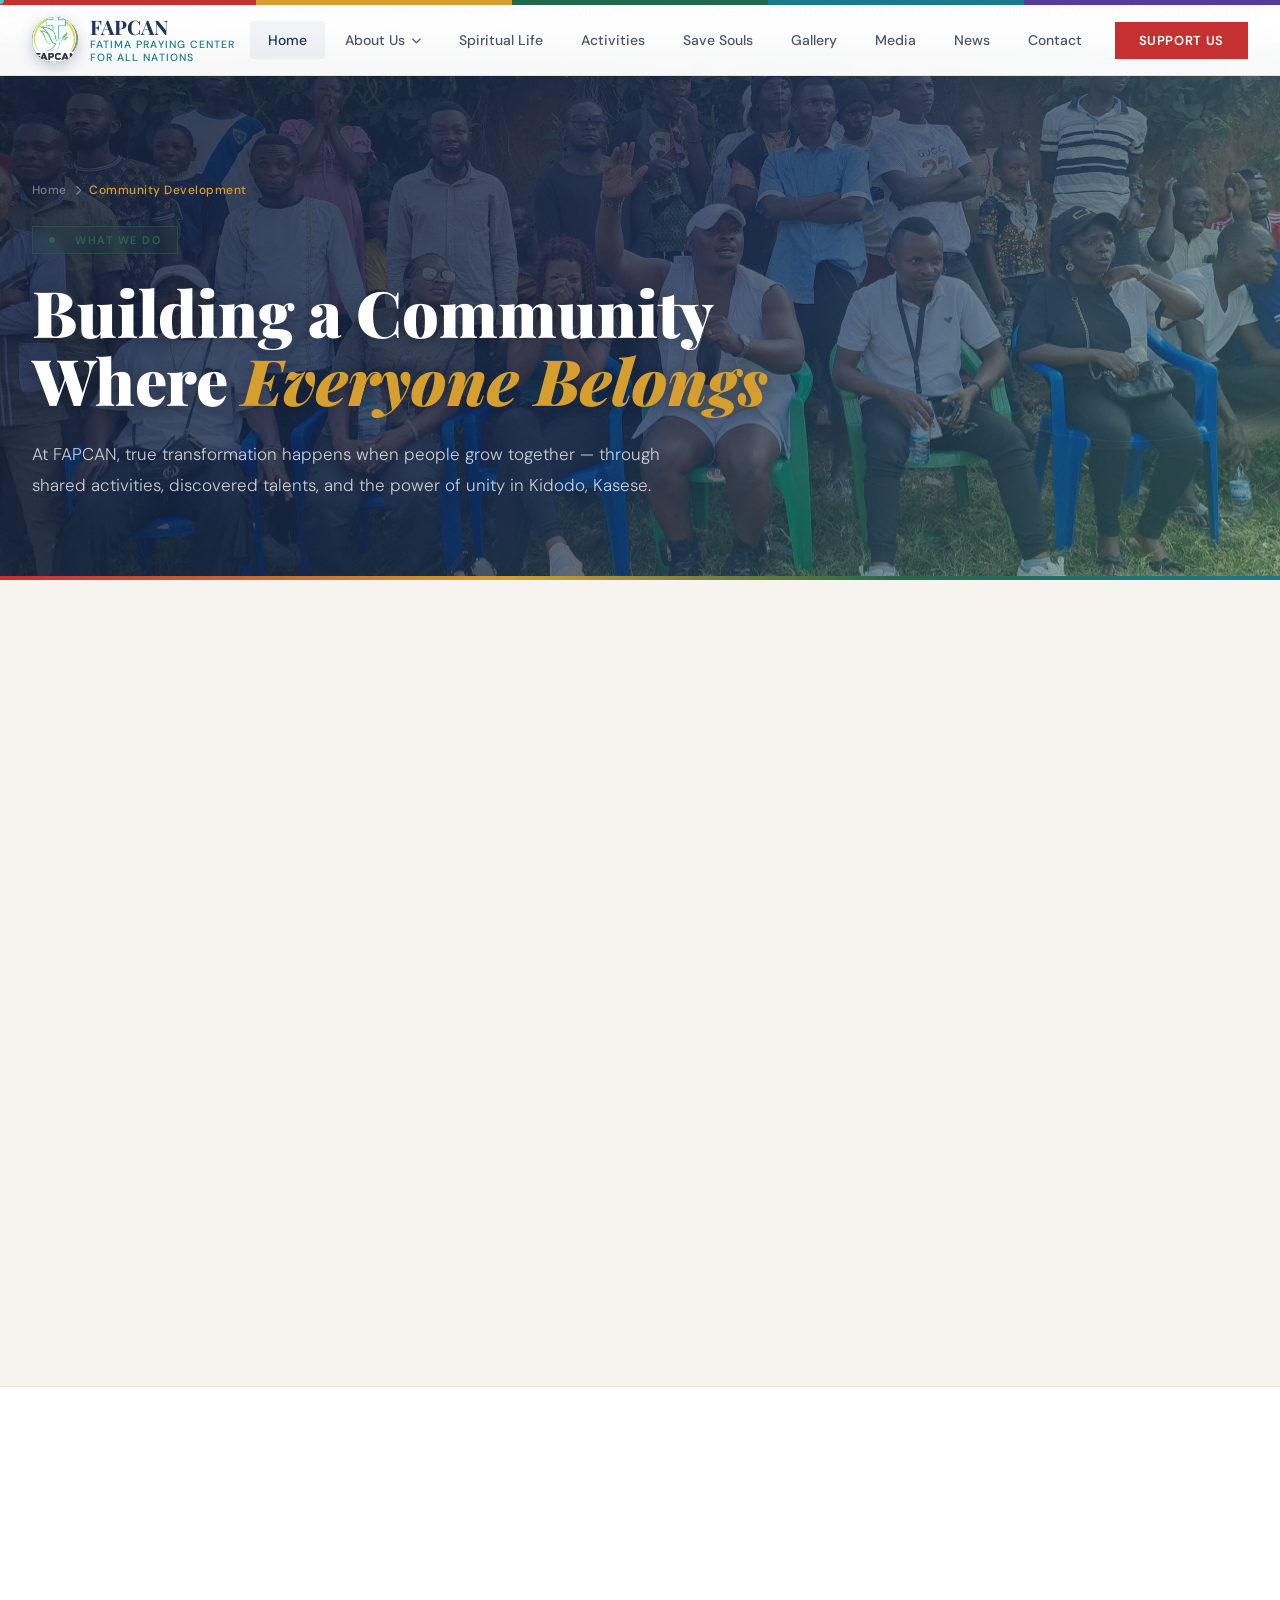
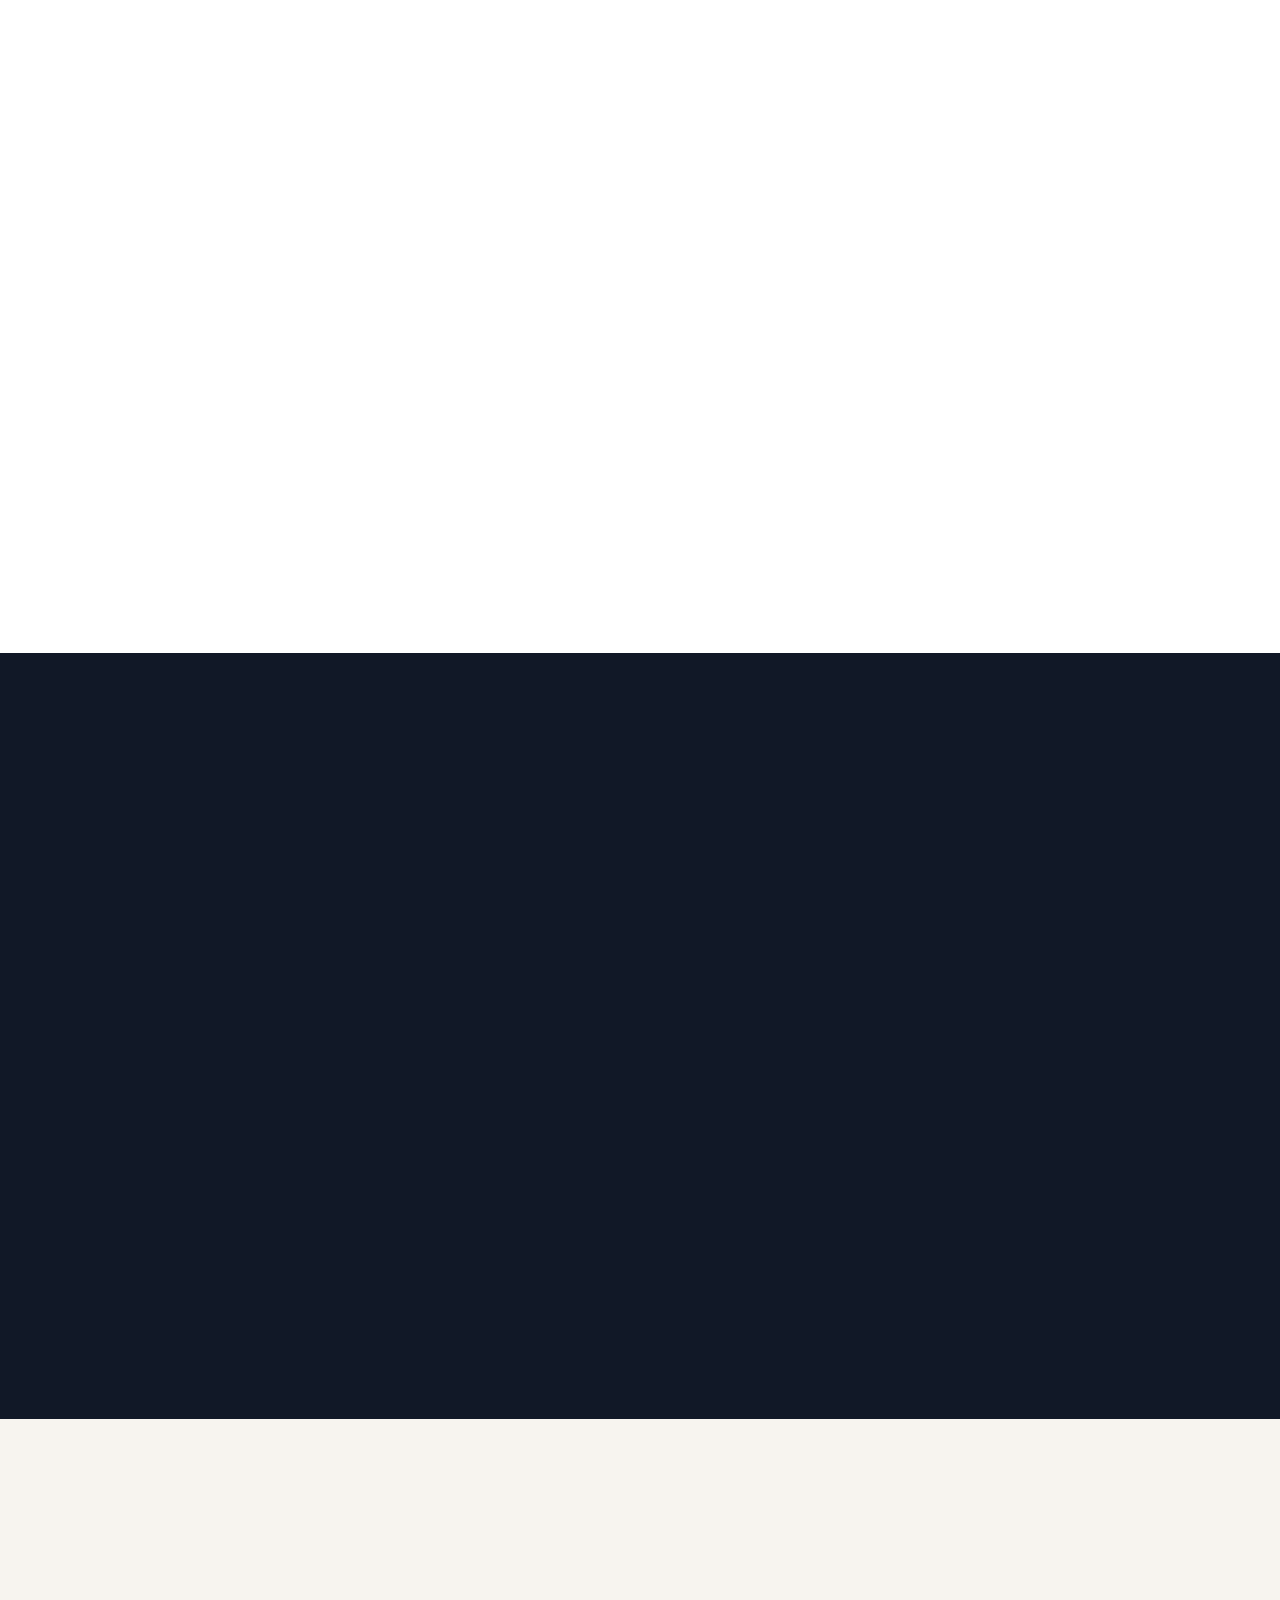
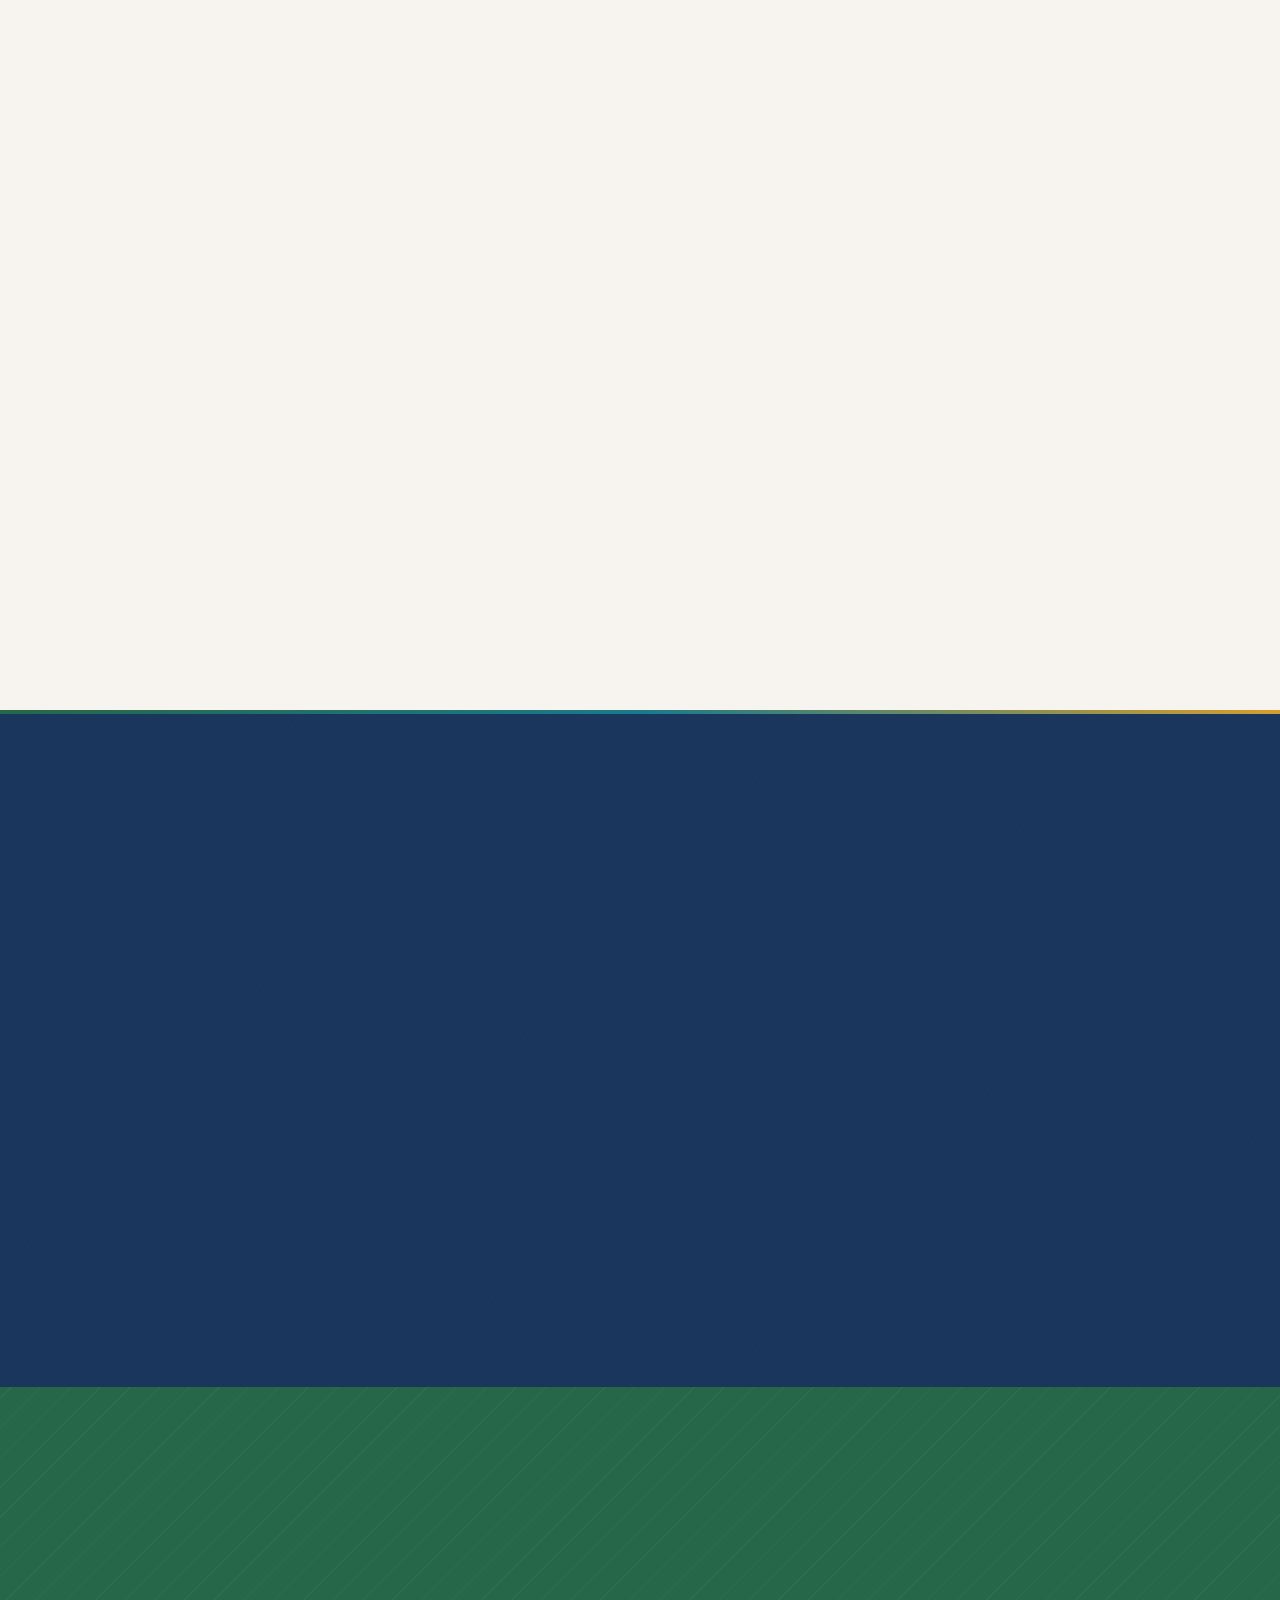
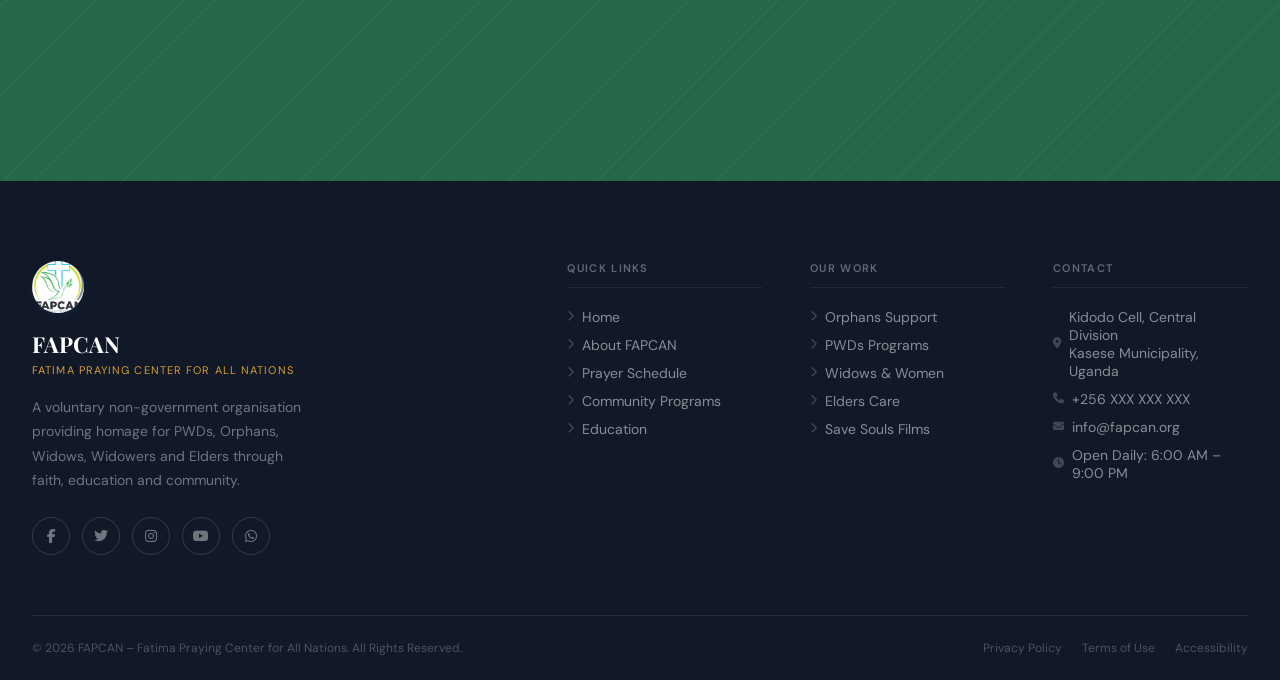
<file: development.html>
<!DOCTYPE html>
<html lang="en">
<head>
<meta charset="UTF-8">
<meta name="viewport" content="width=device-width, initial-scale=1.0">
<title>Community Development | FAPCAN</title>
<link rel="preconnect" href="https://fonts.googleapis.com">
<link href="https://fonts.googleapis.com/css2?family=Playfair+Display:ital,wght@0,400;0,600;0,700;0,900;1,400;1,700&family=DM+Sans:ital,wght@0,300;0,400;0,500;0,600;1,300&display=swap" rel="stylesheet">
<link rel="stylesheet" href="https://cdnjs.cloudflare.com/ajax/libs/font-awesome/6.4.0/css/all.min.css">
<style>
:root {
  --navy:    #1A365D;
  --navy-dk: #0f1f3d;
  --red:     #C53030;
  --gold:    #D69E2E;
  --gold-lt: #F6E05E;
  --green:   #276749;
  --teal:    #1A7A8A;
  --purple:  #553C9A;
  --off-white: #F7F4EF;
  --light-gray: #E8E4DC;
  --mid:     #4A5568;
  --dark:    #111827;
  --white:   #FFFFFF;
  --font-serif: 'Playfair Display', Georgia, serif;
  --font-sans:  'DM Sans', system-ui, sans-serif;
  --ease-out: cubic-bezier(0.16, 1, 0.3, 1);
  --ease-in-out: cubic-bezier(0.45, 0, 0.55, 1);
}

*, *::before, *::after { box-sizing: border-box; margin: 0; padding: 0; }
html { scroll-behavior: smooth; font-size: 16px; }
body {
  font-family: var(--font-sans);
  background: var(--off-white);
  color: var(--dark);
  overflow-x: hidden;
  cursor: none;
}

/* ── CURSOR ── */
.cursor { position: fixed; top: 0; left: 0; z-index: 9999; pointer-events: none; mix-blend-mode: difference; }
.cursor-dot { width: 8px; height: 8px; border-radius: 50%; background: var(--white); transform: translate(-50%,-50%); transition: transform 0.1s; }
.cursor-ring {
  width: 36px; height: 36px; border-radius: 50%;
  border: 1.5px solid rgba(255,255,255,0.6);
  transform: translate(-50%,-50%);
  transition: width 0.3s var(--ease-out), height 0.3s var(--ease-out), opacity 0.3s, transform 0.08s;
  margin-top: -22px; margin-left: -14px;
}
body.hovering .cursor-ring { width: 56px; height: 56px; opacity: 0.5; }

/* ── COLOUR BAND ── */
.colour-band {
  height: 5px; width: 100%;
  background: linear-gradient(to right,
    var(--red) 0%, var(--red) 20%, var(--gold) 20%, var(--gold) 40%,
    var(--green) 40%, var(--green) 60%, var(--teal) 60%, var(--teal) 80%,
    var(--purple) 80%, var(--purple) 100%);
  position: fixed; top: 0; left: 0; z-index: 1001;
  transform-origin: left;
  animation: bandReveal 1s var(--ease-out) both;
}
@keyframes bandReveal { from{transform:scaleX(0)} to{transform:scaleX(1)} }

/* ── NAV ── */
nav {
  position: fixed; top: 5px; left: 0; right: 0; z-index: 1000;
  background: rgba(255,255,255,0.97);
  border-bottom: 1px solid var(--light-gray);
  backdrop-filter: blur(12px);
  transition: box-shadow 0.3s;
}
nav.scrolled { box-shadow: 0 4px 24px rgba(0,0,0,0.08); }
.nav-inner {
  max-width: 1320px; margin: 0 auto; padding: 0 32px;
  display: flex; align-items: center; justify-content: space-between;
  height: 70px;
}
.logo { display: flex; align-items: center; gap: 12px; text-decoration: none; }
.logo-badge {
  width: 46px; height: 46px; border-radius: 50%; flex-shrink: 0;
  background: linear-gradient(135deg, var(--navy), var(--teal));
  display: flex; align-items: center; justify-content: center; overflow: hidden;
  box-shadow: 0 4px 14px rgba(26,54,93,0.25);
}
.logo-badge img { width: 100%; height: 100%; object-fit: cover; }
.logo-badge-fallback { font-family: var(--font-serif); font-weight: 900; font-size: 15px; color: white; letter-spacing: -0.5px; }
.logo-text { display: flex; flex-direction: column; }
.logo-text strong { font-family: var(--font-serif); font-weight: 700; font-size: 20px; color: var(--navy); line-height: 1.1; }
.logo-text span { font-size: 10.5px; font-weight: 500; color: var(--teal); letter-spacing: 0.1em; text-transform: uppercase; }
.nav-links { display: flex; list-style: none; gap: 2px; }
.nav-item { position: relative; }
.nav-link {
  display: flex; align-items: center; gap: 6px; padding: 10px 18px;
  font-size: 14px; font-weight: 500; color: var(--mid);
  text-decoration: none; border-radius: 4px; transition: color 0.2s, background 0.2s;
}
.nav-link:hover, .nav-link.active { color: var(--navy); background: rgba(26,54,93,0.05); }
.nav-link .arr { font-size: 10px; transition: transform 0.25s; }
.nav-item:hover .arr { transform: rotate(180deg); }
.dropdown {
  position: absolute; top: calc(100% + 8px); left: 0;
  background: var(--white); min-width: 260px;
  border: 1px solid var(--light-gray); border-radius: 8px;
  box-shadow: 0 16px 48px rgba(0,0,0,0.12);
  opacity: 0; visibility: hidden; transform: translateY(10px);
  transition: opacity 0.25s var(--ease-out), transform 0.25s var(--ease-out), visibility 0.25s;
  z-index: 200; overflow: hidden;
}
.nav-item:hover .dropdown { opacity: 1; visibility: visible; transform: translateY(0); }
.dropdown a {
  display: flex; align-items: center; gap: 12px;
  padding: 14px 20px; font-size: 14px; font-weight: 500; color: var(--mid);
  text-decoration: none; border-bottom: 1px solid rgba(0,0,0,0.04);
  transition: background 0.15s, color 0.15s, padding-left 0.2s;
}
.dropdown a:last-child { border-bottom: none; }
.dropdown a:hover { background: var(--off-white); color: var(--navy); padding-left: 26px; }
.dropdown a i { color: var(--red); width: 18px; text-align: center; font-size: 13px; }
.nav-cta {
  background: var(--red); color: white; border: none; cursor: pointer;
  padding: 10px 24px; font-size: 13px; font-weight: 600;
  letter-spacing: 0.05em; text-transform: uppercase;
  transition: background 0.2s, transform 0.15s;
  text-decoration: none; display: inline-block;
}
.nav-cta:hover { background: #9B2C2C; transform: translateY(-1px); }
.hamburger { display: none; cursor: pointer; padding: 6px; background: none; border: none; flex-direction: column; gap: 5px; }
.hamburger span { display: block; width: 24px; height: 2px; background: var(--navy); transition: transform 0.3s, opacity 0.3s; }

/* ── MOBILE MENU ── */
@media (max-width: 1024px) {
  .nav-links { display: none; }
  .hamburger { display: flex; }
  .mobile-menu {
    position: fixed; top: 75px; left: 0; right: 0; bottom: 0;
    background: white; z-index: 999; overflow-y: auto;
    transform: translateX(100%); transition: transform 0.4s var(--ease-out); padding: 20px 0;
  }
  .mobile-menu.open { transform: none; }
  .mob-link { display: block; padding: 16px 32px; font-size: 16px; font-weight: 500; color: var(--navy); text-decoration: none; border-bottom: 1px solid var(--light-gray); transition: background 0.15s; }
  .mob-link:hover { background: var(--off-white); }
  .mob-link.sub { padding-left: 52px; font-size: 14px; color: var(--mid); }
}

/* ── REVEAL ── */
.reveal { opacity: 0; transform: translateY(40px); transition: opacity 0.8s var(--ease-out), transform 0.8s var(--ease-out); }
.reveal.visible { opacity: 1; transform: none; }
.reveal-left { opacity: 0; transform: translateX(-50px); transition: opacity 0.9s var(--ease-out), transform 0.9s var(--ease-out); }
.reveal-left.visible { opacity: 1; transform: none; }
.reveal-right { opacity: 0; transform: translateX(50px); transition: opacity 0.9s var(--ease-out), transform 0.9s var(--ease-out); }
.reveal-right.visible { opacity: 1; transform: none; }
.reveal-delay-1 { transition-delay: 0.1s; }
.reveal-delay-2 { transition-delay: 0.2s; }
.reveal-delay-3 { transition-delay: 0.3s; }
.reveal-delay-4 { transition-delay: 0.4s; }

.section-label {
  font-size: 11px; font-weight: 600; letter-spacing: 0.14em;
  text-transform: uppercase; color: var(--red); margin-bottom: 14px;
  display: flex; align-items: center; gap: 10px;
}
.section-label::before { content: ''; width: 28px; height: 2px; background: var(--red); display: block; }

/* ═══════════════════════════
   PAGE HERO — co2.jpg background
═══════════════════════════ */
.page-hero {
  padding: 140px 0 80px;
  position: relative; overflow: hidden;
  background-color: var(--navy-dk);
}

/* co2.jpg as hero background image */
.page-hero-bg {
  position: absolute; inset: 0;
  background-image: url('co2.jpg');
  background-size: cover;
  background-position: center 30%;
  background-repeat: no-repeat;
}
/* Dark overlay so text stays readable */
.page-hero-bg::after {
  content: '';
  position: absolute; inset: 0;
  background: linear-gradient(
    135deg,
    rgba(10, 20, 45, 0.82) 0%,
    rgba(15, 31, 61, 0.72) 50%,
    rgba(39, 103, 73, 0.35) 100%
  );
}

.page-hero-geo {
  position: absolute; inset: 0; overflow: hidden; pointer-events: none; z-index: 1;
}
.page-hero-geo-ring {
  position: absolute; border-radius: 50%;
  border: 1px solid rgba(255,255,255,0.05);
  animation: geoSpin linear infinite;
}
.page-hero-geo-ring:nth-child(1) { width: 700px; height: 700px; top: -300px; right: -200px; animation-duration: 60s; }
.page-hero-geo-ring:nth-child(2) { width: 400px; height: 400px; bottom: -100px; left: 10%; animation-duration: 45s; animation-direction: reverse; border-color: rgba(39,103,73,0.12); }
@keyframes geoSpin { from{transform:rotate(0deg)} to{transform:rotate(360deg)} }

.page-hero::after {
  content: ''; position: absolute; inset: 0; pointer-events: none; opacity: 0.025; z-index: 1;
  background-image: url("data:image/svg+xml,%3Csvg viewBox='0 0 256 256' xmlns='http://www.w3.org/2000/svg'%3E%3Cfilter id='noise'%3E%3CfeTurbulence type='fractalNoise' baseFrequency='0.9' numOctaves='4' stitchTiles='stitch'/%3E%3C/filter%3E%3Crect width='100%25' height='100%25' filter='url(%23noise)'/%3E%3C/svg%3E");
}

.page-hero-inner {
  max-width: 1320px; margin: 0 auto; padding: 0 32px;
  position: relative; z-index: 2;
}

/* Breadcrumb */
.breadcrumb {
  display: flex; align-items: center; gap: 8px;
  font-size: 12px; font-weight: 500; color: rgba(255,255,255,0.4);
  margin-bottom: 28px; letter-spacing: 0.04em;
  animation: fadeUp 0.7s 0.1s var(--ease-out) both;
}
.breadcrumb a { color: rgba(255,255,255,0.4); text-decoration: none; transition: color 0.2s; }
.breadcrumb a:hover { color: var(--gold); }
.breadcrumb i { font-size: 10px; }
.breadcrumb .current-page { color: var(--gold); }

.page-hero-tag {
  display: inline-flex; align-items: center; gap: 10px;
  font-size: 11px; font-weight: 600; letter-spacing: 0.14em; text-transform: uppercase;
  color: var(--green); border: 1px solid rgba(39,103,73,0.5); padding: 6px 16px;
  margin-bottom: 24px;
  animation: fadeUp 0.8s 0.2s var(--ease-out) both;
  background: rgba(39,103,73,0.12);
  backdrop-filter: blur(4px);
}
.page-hero-tag::before { content: ''; width: 6px; height: 6px; border-radius: 50%; background: var(--green); }

.page-hero h1 {
  font-family: var(--font-serif); font-weight: 900;
  font-size: clamp(38px, 5vw, 70px); line-height: 1.07;
  color: white; margin-bottom: 24px;
  animation: fadeUp 0.9s 0.3s var(--ease-out) both;
  text-shadow: 0 2px 20px rgba(0,0,0,0.3);
}
.page-hero h1 em { font-style: italic; color: var(--gold); }

.page-hero p {
  font-size: 17px; font-weight: 300; color: rgba(255,255,255,0.75);
  max-width: 640px; line-height: 1.8;
  animation: fadeUp 0.9s 0.45s var(--ease-out) both;
}

/* coloured bottom bar on hero */
.page-hero-bar {
  position: absolute; bottom: 0; left: 0; right: 0; height: 4px; z-index: 3;
  background: linear-gradient(to right,
    var(--red) 0%, var(--gold) 40%, var(--green) 70%, var(--teal) 100%);
}

@keyframes fadeUp {
  from { opacity: 0; transform: translateY(32px); }
  to   { opacity: 1; transform: translateY(0); }
}

/* ═══════════════════════════
   INTRO SECTION
═══════════════════════════ */
.intro { padding: 100px 0 60px; background: var(--off-white); }
.intro-inner {
  max-width: 1320px; margin: 0 auto; padding: 0 32px;
  display: grid; grid-template-columns: 5fr 6fr; gap: 80px; align-items: center;
}
.intro-img-wrap { position: relative; }
.intro-img-main {
  width: 100%; aspect-ratio: 4/5; object-fit: cover;
  display: block; border-radius: 2px;
  box-shadow: 0 32px 64px rgba(0,0,0,0.13);
}
.intro-img-tag {
  position: absolute; top: 28px; left: -20px;
  background: var(--green); color: white;
  padding: 10px 20px; font-size: 12px; font-weight: 700;
  letter-spacing: 0.08em; text-transform: uppercase;
  box-shadow: 0 8px 20px rgba(39,103,73,0.35);
}
.intro-img-accent {
  position: absolute; bottom: -24px; right: -24px;
  width: 160px; height: 160px; object-fit: cover;
  border: 6px solid var(--off-white); border-radius: 2px;
  box-shadow: 0 16px 40px rgba(0,0,0,0.13);
  transition: transform 0.4s var(--ease-out);
}
.intro-img-wrap:hover .intro-img-accent { transform: translate(-4px,-4px); }

.intro-text h2 {
  font-family: var(--font-serif); font-weight: 900;
  font-size: clamp(28px, 3.5vw, 48px); line-height: 1.1;
  color: var(--navy); margin-bottom: 24px;
}
.intro-text h2 em { font-style: italic; color: var(--green); }
.intro-text p { font-size: 16px; line-height: 1.8; color: var(--mid); margin-bottom: 18px; }

/* Stat chips */
.intro-stats { display: flex; gap: 24px; flex-wrap: wrap; margin: 32px 0; }
.intro-stat {
  padding: 18px 24px; background: var(--white);
  border-left: 3px solid var(--green);
  box-shadow: 0 4px 16px rgba(0,0,0,0.05);
  flex: 1; min-width: 120px;
}
.intro-stat .val {
  font-family: var(--font-serif); font-size: 36px; font-weight: 900;
  color: var(--green); line-height: 1;
}
.intro-stat .lbl { font-size: 11px; font-weight: 600; letter-spacing: 0.08em; text-transform: uppercase; color: var(--mid); margin-top: 5px; }

/* ═══════════════════════════
   WHAT WE DO — CARDS
═══════════════════════════ */
.what-we-do {
  padding: 80px 0; background: var(--white);
  border-top: 1px solid var(--light-gray);
}
.what-inner { max-width: 1320px; margin: 0 auto; padding: 0 32px; }
.what-header { margin-bottom: 52px; }
.what-header h2 {
  font-family: var(--font-serif); font-weight: 900;
  font-size: clamp(26px, 3vw, 44px); color: var(--navy);
}

.activities-grid { display: grid; grid-template-columns: repeat(2, 1fr); gap: 2px; }
.activity-card {
  position: relative; overflow: hidden; cursor: pointer;
  min-height: 260px; display: flex; flex-direction: column; justify-content: flex-end;
  padding: 36px 32px; transition: filter 0.3s;
}

/* Each card now has a photo background with overlay */
.activity-card .act-bg {
  position: absolute; inset: 0;
  background-size: cover; background-position: center;
  transition: transform 0.5s var(--ease-out);
}
.activity-card:hover .act-bg { transform: scale(1.05); }
.activity-card .act-overlay {
  position: absolute; inset: 0;
  transition: opacity 0.3s;
}
.activity-card:nth-child(1) .act-overlay { background: linear-gradient(to top, rgba(15,31,61,0.92) 0%, rgba(15,31,61,0.5) 60%, rgba(15,31,61,0.15) 100%); }
.activity-card:nth-child(2) .act-overlay { background: linear-gradient(to top, rgba(20,60,40,0.92) 0%, rgba(20,60,40,0.5) 60%, rgba(20,60,40,0.15) 100%); }
.activity-card:nth-child(3) .act-overlay { background: linear-gradient(to top, rgba(80,50,10,0.92) 0%, rgba(80,50,10,0.5) 60%, rgba(80,50,10,0.15) 100%); }
.activity-card:nth-child(4) .act-overlay { background: linear-gradient(to top, rgba(40,25,80,0.92) 0%, rgba(40,25,80,0.5) 60%, rgba(40,25,80,0.15) 100%); }

/* Content inside card sits above overlay */
.activity-card > *:not(.act-bg):not(.act-overlay) { position: relative; z-index: 2; }

.act-icon-wrap {
  position: absolute; top: 28px; right: 28px; z-index: 2;
  width: 64px; height: 64px; border-radius: 50%; display: flex; align-items: center; justify-content: center;
  font-size: 26px; transition: transform 0.4s var(--ease-out);
  backdrop-filter: blur(6px);
}
.activity-card:nth-child(1) .act-icon-wrap { background: rgba(26,54,93,0.5); color: #90CDF4; border: 1px solid rgba(144,205,244,0.25); }
.activity-card:nth-child(2) .act-icon-wrap { background: rgba(39,103,73,0.5); color: #68D391; border: 1px solid rgba(104,211,145,0.25); }
.activity-card:nth-child(3) .act-icon-wrap { background: rgba(214,158,46,0.4); color: var(--gold-lt); border: 1px solid rgba(246,224,94,0.25); }
.activity-card:nth-child(4) .act-icon-wrap { background: rgba(85,60,154,0.4); color: #B794F4; border: 1px solid rgba(183,148,244,0.25); }
.activity-card:hover .act-icon-wrap { transform: scale(1.1) rotate(-8deg); }

.act-tag {
  font-size: 10px; font-weight: 700; letter-spacing: 0.12em; text-transform: uppercase;
  display: inline-block; padding: 4px 12px; margin-bottom: 12px; border-radius: 2px;
}
.activity-card:nth-child(1) .act-tag { background: var(--navy); color: white; }
.activity-card:nth-child(2) .act-tag { background: var(--green); color: white; }
.activity-card:nth-child(3) .act-tag { background: var(--gold); color: white; }
.activity-card:nth-child(4) .act-tag { background: var(--purple); color: white; }

.activity-card h3 {
  font-family: var(--font-serif); font-weight: 700; font-size: 22px;
  color: white; line-height: 1.2; margin-bottom: 10px;
}
.activity-card p { font-size: 14px; color: rgba(255,255,255,0.75); line-height: 1.65; max-width: 380px; }

/* ═══════════════════════════
   IMPACT STRIP
═══════════════════════════ */
.impact-strip {
  background: var(--dark); padding: 0;
  display: grid; grid-template-columns: repeat(4, 1fr);
}
.impact-item {
  padding: 52px 32px; border-right: 1px solid rgba(255,255,255,0.07);
  text-align: center; position: relative; overflow: hidden;
  transition: background 0.3s;
}
.impact-item:last-child { border-right: none; }
.impact-item::before {
  content: ''; position: absolute; bottom: 0; left: 0; right: 0; height: 3px;
  transform: scaleX(0); transform-origin: left; transition: transform 0.4s var(--ease-out);
}
.impact-item:nth-child(1)::before { background: var(--navy); }
.impact-item:nth-child(2)::before { background: var(--green); }
.impact-item:nth-child(3)::before { background: var(--gold); }
.impact-item:nth-child(4)::before { background: var(--purple); }
.impact-item:hover::before { transform: scaleX(1); }
.impact-item:hover { background: rgba(255,255,255,0.03); }
.impact-icon { font-size: 28px; color: rgba(255,255,255,0.25); margin-bottom: 14px; }
.impact-num {
  font-family: var(--font-serif); font-weight: 900; font-size: 52px;
  color: white; line-height: 1; margin-bottom: 8px;
}
.impact-item:nth-child(1) .impact-num { color: #90CDF4; }
.impact-item:nth-child(2) .impact-num { color: var(--green); filter: brightness(1.5); }
.impact-item:nth-child(3) .impact-num { color: var(--gold); }
.impact-item:nth-child(4) .impact-num { color: var(--purple); filter: brightness(1.6); }
.impact-label { font-size: 13px; font-weight: 500; color: rgba(255,255,255,0.5); letter-spacing: 0.04em; }

/* ═══════════════════════════
   PHOTO GALLERY STRIP
═══════════════════════════ */
.photo-strip {
  display: grid; grid-template-columns: repeat(3, 1fr);
  gap: 4px; background: var(--dark);
}
.photo-strip-item {
  position: relative; overflow: hidden; aspect-ratio: 16/10; cursor: pointer;
}
.photo-strip-item img {
  width: 100%; height: 100%; object-fit: cover; display: block;
  transition: transform 0.5s var(--ease-out), filter 0.4s;
  filter: brightness(0.85) saturate(0.9);
}
.photo-strip-item:hover img { transform: scale(1.06); filter: brightness(1) saturate(1.1); }
.photo-strip-item .photo-caption {
  position: absolute; bottom: 0; left: 0; right: 0;
  background: linear-gradient(to top, rgba(0,0,0,0.75) 0%, transparent 100%);
  padding: 24px 20px 16px; color: white;
  font-size: 13px; font-weight: 500; letter-spacing: 0.03em;
  transform: translateY(100%); transition: transform 0.35s var(--ease-out);
}
.photo-strip-item:hover .photo-caption { transform: none; }

/* ═══════════════════════════
   ACTIVITIES SHOWCASE
═══════════════════════════ */
.showcase {
  padding: 100px 0; background: var(--off-white);
}
.showcase-inner { max-width: 1320px; margin: 0 auto; padding: 0 32px; }
.showcase-header { margin-bottom: 56px; }
.showcase-header h2 {
  font-family: var(--font-serif); font-weight: 900;
  font-size: clamp(26px, 3vw, 44px); color: var(--navy);
}

/* Bento-style grid */
.showcase-grid {
  display: grid;
  grid-template-columns: repeat(3, 1fr);
  grid-template-rows: auto auto;
  gap: 16px;
}
.showcase-card {
  background: var(--white);
  border-radius: 4px; overflow: hidden;
  border: 1px solid var(--light-gray);
  transition: transform 0.3s var(--ease-out), box-shadow 0.3s, border-color 0.3s;
  padding: 32px 28px;
  position: relative;
}
.showcase-card:hover {
  transform: translateY(-6px);
  box-shadow: 0 20px 48px rgba(0,0,0,0.09);
  border-color: rgba(39,103,73,0.25);
}
.showcase-card.wide {
  grid-column: span 2;
  display: grid; grid-template-columns: 1fr 1fr; gap: 32px; align-items: center;
}
.showcase-card::before {
  content: ''; position: absolute; top: 0; left: 0; right: 0; height: 3px;
}
.showcase-card:nth-child(1)::before { background: var(--navy); }
.showcase-card:nth-child(2)::before { background: var(--green); }
.showcase-card:nth-child(3)::before { background: var(--gold); }
.showcase-card:nth-child(4)::before { background: var(--teal); }
.showcase-card:nth-child(5)::before { background: var(--purple); }

.sc-icon {
  width: 56px; height: 56px; border-radius: 50%;
  display: flex; align-items: center; justify-content: center;
  font-size: 22px; margin-bottom: 20px;
}
.showcase-card:nth-child(1) .sc-icon { background: rgba(26,54,93,0.08); color: var(--navy); }
.showcase-card:nth-child(2) .sc-icon { background: rgba(39,103,73,0.1); color: var(--green); }
.showcase-card:nth-child(3) .sc-icon { background: rgba(214,158,46,0.12); color: #92610B; }
.showcase-card:nth-child(4) .sc-icon { background: rgba(26,122,138,0.1); color: var(--teal); }
.showcase-card:nth-child(5) .sc-icon { background: rgba(85,60,154,0.08); color: var(--purple); }

.showcase-card h4 {
  font-family: var(--font-serif); font-weight: 700; font-size: 18px;
  color: var(--navy); margin-bottom: 10px; line-height: 1.25;
}
.showcase-card p { font-size: 14px; color: var(--mid); line-height: 1.7; }

.sc-list { list-style: none; margin-top: 14px; display: flex; flex-direction: column; gap: 6px; }
.sc-list li {
  font-size: 13.5px; color: var(--mid);
  display: flex; align-items: center; gap: 10px;
}
.sc-list li::before { content: ''; width: 6px; height: 6px; border-radius: 50%; background: var(--green); flex-shrink: 0; }

/* ═══════════════════════════
   IMPACT SECTION (dark)
═══════════════════════════ */
.impact-section {
  background: var(--navy);
  padding: 100px 0;
  position: relative; overflow: hidden;
}
.impact-section::before {
  content: ''; position: absolute; inset: 0;
  background: repeating-linear-gradient(
    -55deg, transparent 0, transparent 40px,
    rgba(255,255,255,0.012) 40px, rgba(255,255,255,0.012) 41px
  );
}
.impact-section::after {
  content: ''; position: absolute; top: 0; left: 0; right: 0; height: 4px;
  background: linear-gradient(to right, var(--green), var(--teal), var(--gold));
}
.impact-section-inner {
  max-width: 1320px; margin: 0 auto; padding: 0 32px;
  position: relative; z-index: 2;
}
.impact-section-header { margin-bottom: 52px; }
.impact-section-header .section-label { color: var(--gold); }
.impact-section-header .section-label::before { background: var(--gold); }
.impact-section-header h2 {
  font-family: var(--font-serif); font-weight: 900; color: white;
  font-size: clamp(26px, 3vw, 44px); line-height: 1.1;
}
.impact-section-header h2 em { font-style: italic; color: var(--gold); }

.impact-cards { display: grid; grid-template-columns: repeat(2, 1fr); gap: 20px; }
.impact-card {
  background: rgba(255,255,255,0.05);
  border: 1px solid rgba(255,255,255,0.08);
  border-radius: 4px; padding: 32px 28px;
  display: flex; gap: 20px; align-items: flex-start;
  transition: background 0.3s, border-color 0.3s;
}
.impact-card:hover {
  background: rgba(255,255,255,0.08);
  border-color: rgba(214,158,46,0.3);
}
.impact-card-icon {
  width: 48px; height: 48px; border-radius: 50%; flex-shrink: 0;
  display: flex; align-items: center; justify-content: center; font-size: 18px;
}
.impact-card:nth-child(1) .impact-card-icon { background: rgba(144,205,244,0.15); color: #90CDF4; }
.impact-card:nth-child(2) .impact-card-icon { background: rgba(39,103,73,0.2); color: #68D391; }
.impact-card:nth-child(3) .impact-card-icon { background: rgba(214,158,46,0.15); color: var(--gold); }
.impact-card:nth-child(4) .impact-card-icon { background: rgba(85,60,154,0.2); color: #B794F4; }
.impact-card-body h4 {
  font-family: var(--font-serif); font-size: 17px; font-weight: 700;
  color: white; margin-bottom: 8px;
}
.impact-card-body p { font-size: 14px; color: rgba(255,255,255,0.55); line-height: 1.7; }

/* ── CTA BAND ── */
.cta-band {
  background: var(--green); padding: 72px 0;
  position: relative; overflow: hidden;
}
.cta-band::before {
  content: ''; position: absolute; inset: 0;
  background: repeating-linear-gradient(-45deg, transparent 0, transparent 20px,
    rgba(255,255,255,0.04) 20px, rgba(255,255,255,0.04) 21px);
}
.cta-inner { max-width: 900px; margin: 0 auto; padding: 0 32px; text-align: center; position: relative; z-index: 2; }
.cta-inner h2 {
  font-family: var(--font-serif); font-weight: 900; color: white;
  font-size: clamp(28px, 4vw, 52px); line-height: 1.15; margin-bottom: 16px;
}
.cta-inner h2 em { font-style: italic; }
.cta-inner p { font-size: 17px; color: rgba(255,255,255,0.75); margin-bottom: 36px; max-width: 580px; margin-left: auto; margin-right: auto; line-height: 1.7; }
.cta-btns { display: flex; gap: 16px; justify-content: center; flex-wrap: wrap; }
.btn-cta-light {
  background: white; color: var(--green); border: none;
  padding: 16px 36px; font-size: 14px; font-weight: 700;
  letter-spacing: 0.05em; text-transform: uppercase; cursor: pointer;
  text-decoration: none; display: inline-block;
  transition: background 0.2s, transform 0.2s;
}
.btn-cta-light:hover { background: var(--off-white); transform: translateY(-2px); }
.btn-cta-ghost {
  background: transparent; color: white;
  border: 1.5px solid rgba(255,255,255,0.5);
  padding: 16px 36px; font-size: 14px; font-weight: 500;
  cursor: pointer; text-decoration: none; display: inline-block;
  transition: border-color 0.2s, background 0.2s;
}
.btn-cta-ghost:hover { border-color: white; background: rgba(255,255,255,0.1); }

/* ── FOOTER ── */
footer { background: var(--dark); padding: 80px 0 0; }
.footer-inner { max-width: 1320px; margin: 0 auto; padding: 0 32px; }
.footer-top {
  display: grid; grid-template-columns: 2.5fr 1fr 1fr 1fr; gap: 48px;
  padding-bottom: 60px; border-bottom: 1px solid rgba(255,255,255,0.08);
}
.footer-brand .logo-badge { width: 52px; height: 52px; margin-bottom: 16px; }
.footer-brand strong { font-family: var(--font-serif); font-weight: 700; font-size: 22px; color: white; display: block; margin-bottom: 4px; }
.footer-brand .tagline { font-size: 11px; letter-spacing: 0.1em; text-transform: uppercase; color: var(--gold); display: block; margin-bottom: 18px; }
.footer-brand p { font-size: 14px; color: rgba(255,255,255,0.4); line-height: 1.75; max-width: 280px; margin-bottom: 24px; }
.footer-socials { display: flex; gap: 12px; }
.footer-socials a {
  width: 38px; height: 38px; border: 1px solid rgba(255,255,255,0.15); border-radius: 50%;
  display: flex; align-items: center; justify-content: center;
  color: rgba(255,255,255,0.4); font-size: 14px; text-decoration: none;
  transition: border-color 0.2s, color 0.2s, background 0.2s, transform 0.2s;
}
.footer-socials a:hover { border-color: var(--gold); color: var(--gold); background: rgba(214,158,46,0.1); transform: translateY(-3px); }
.footer-col h4 {
  font-size: 11px; font-weight: 600; letter-spacing: 0.12em; text-transform: uppercase;
  color: rgba(255,255,255,0.35); margin-bottom: 20px; padding-bottom: 12px;
  border-bottom: 1px solid rgba(255,255,255,0.07);
}
.footer-col ul { list-style: none; display: flex; flex-direction: column; gap: 10px; }
.footer-col ul a {
  font-size: 14px; color: rgba(255,255,255,0.5); text-decoration: none;
  transition: color 0.2s, padding-left 0.2s;
  display: flex; align-items: center; gap: 8px;
}
.footer-col ul a i { font-size: 11px; color: rgba(255,255,255,0.2); }
.footer-col ul a:hover { color: white; padding-left: 4px; }
.footer-bottom {
  padding: 24px 0; display: flex; justify-content: space-between; align-items: center; flex-wrap: wrap; gap: 12px;
}
.footer-bottom p { font-size: 12px; color: rgba(255,255,255,0.25); }
.footer-bottom-links { display: flex; gap: 20px; }
.footer-bottom-links a { font-size: 12px; color: rgba(255,255,255,0.25); text-decoration: none; transition: color 0.2s; }
.footer-bottom-links a:hover { color: rgba(255,255,255,0.5); }

/* ── RESPONSIVE ── */
@media (max-width: 960px) {
  .intro-inner { grid-template-columns: 1fr; gap: 40px; }
  .intro-img-accent { display: none; }
  .activities-grid { grid-template-columns: 1fr; }
  .impact-strip { grid-template-columns: repeat(2,1fr); }
  .impact-item { border-bottom: 1px solid rgba(255,255,255,0.07); }
  .showcase-grid { grid-template-columns: 1fr; }
  .showcase-card.wide { grid-column: span 1; grid-template-columns: 1fr; }
  .impact-cards { grid-template-columns: 1fr; }
  .footer-top { grid-template-columns: 1fr 1fr; }
  .photo-strip { grid-template-columns: repeat(2,1fr); }
}
@media (max-width: 640px) {
  .impact-strip { grid-template-columns: 1fr 1fr; }
  .page-hero { padding: 120px 0 60px; }
  .intro, .what-we-do, .showcase, .impact-section { padding: 60px 0; }
  .nav-inner { padding: 0 20px; }
  .page-hero-inner, .intro-inner, .what-inner, .showcase-inner, .impact-section-inner, .footer-inner { padding: 0 20px; }
  .photo-strip { grid-template-columns: 1fr; }
}
</style>
</head>
<body>

<!-- CURSOR -->
<div class="cursor" id="cursor">
  <div class="cursor-dot" id="cursorDot"></div>
  <div class="cursor-ring" id="cursorRing"></div>
</div>

<!-- COLOUR BAND -->
<div class="colour-band"></div>

<!-- NAV -->
<nav id="mainNav">
  <div class="nav-inner">
    <a href="index.html" class="logo">
      <div class="logo-badge">
        <img src="fapcan.jpg" alt="FAPCAN" onerror="this.style.display='none';this.nextElementSibling.style.display='flex'">
        <span class="logo-badge-fallback" style="display:none">FAP</span>
      </div>
      <div class="logo-text">
        <strong>FAPCAN</strong>
        <span>Fatima Praying Center <br>For All Nations</span>
      </div>
    </a>

    <ul class="nav-links">
      <li class="nav-item"><a href="index.html" class="nav-link active">Home</a></li>
      <li class="nav-item">
        <a href="#about" class="nav-link">About Us <i class="fas fa-chevron-down arr"></i></a>
        <div class="dropdown">
          <a href="#mission"><i class="fas fa-cross"></i> Mission & Vision</a>
          <a href="#history"><i class="fas fa-history"></i> Our History</a>
          <a href="development.html"><i class="fas fa-users"></i> FAPCAN Community</a>
          <a href="#location"><i class="fas fa-map-marker-alt"></i> Location</a>
        </div>
      </li>
      <li class="nav-item"><a href="prayer.html" class="nav-link">Spiritual Life</a></li>
      <li class="nav-item"><a href="activities.html" class="nav-link">Activities</a></li>
      <li class="nav-item"><a href="save.html" class="nav-link">Save Souls</a></li>
      <li class="nav-item"><a href="gallery.html" class="nav-link">Gallery</a></li>
      <li class="nav-item"><a href="film.html" class="nav-link">Media</a></li>
      <li class="nav-item"><a href="#news" class="nav-link">News</a></li>
      <li class="nav-item"><a href="#contact" class="nav-link">Contact</a></li>
    </ul>

    <a href="#" class="nav-cta">Support Us</a>
    <button class="hamburger" aria-label="Menu">
      <span></span><span></span><span></span>
    </button>
  </div>
</nav>

<!-- MOBILE MENU -->
<div class="mobile-menu" id="mobileMenu">
  <a href="index.html" class="mob-link">Home</a>
  <a href="#" class="mob-link">About Us</a>
  <a href="#" class="mob-link sub">↳ Mission & Vision</a>
  <a href="#" class="mob-link sub">↳ Our History</a>
  <a href="#" class="mob-link">Spiritual Life</a>
  <a href="#" class="mob-link sub">↳ Prayer Schedule</a>
  <a href="#" class="mob-link">Community</a>
  <a href="#" class="mob-link sub">↳ Orphans Support</a>
  <a href="#" class="mob-link sub">↳ PWDs Programs</a>
  <a href="#" class="mob-link sub">↳ Widows & Women</a>
  <a href="#" class="mob-link">Education</a>
  <a href="gallery.html" class="mob-link">Gallery</a>
  <a href="#" class="mob-link">Contact</a>
</div>

<!-- ═══════════ PAGE HERO — co2.jpg background ═══════════ -->
<section class="page-hero">
  <!-- co2.jpg hero background -->
  <div class="page-hero-bg"></div>
  <div class="page-hero-geo">
    <div class="page-hero-geo-ring"></div>
    <div class="page-hero-geo-ring"></div>
  </div>
  <div class="page-hero-inner">
    <div class="breadcrumb">
      <a href="index.html">Home</a>
      <i class="fas fa-chevron-right"></i>
      <span class="current-page">Community Development</span>
    </div>
    <div class="page-hero-tag">
      <span></span> What We Do
    </div>
    <h1>Building a Community<br>Where <em>Everyone Belongs</em></h1>
    <p>At FAPCAN, true transformation happens when people grow together — through shared activities, discovered talents, and the power of unity in Kidodo, Kasese.</p>
  </div>
  <div class="page-hero-bar"></div>
</section>

<!-- ═══════════ INTRO — co1.jpg main, co3.jpg accent ═══════════ -->
<section class="intro">
  <div class="intro-inner">
    <div class="intro-img-wrap reveal-left">
      <div class="intro-img-tag">Kidodo · Kasese</div>
      <img class="intro-img-main" src="co1.jpg" alt="FAPCAN Community"
        onerror="this.src='';this.style.background='linear-gradient(135deg,#276749,#1A7A8A)';this.style.minHeight='400px';this.style.display='block';">
      <img class="intro-img-accent" src="co3.jpg" alt="Community Activities"
        onerror="this.style.display='none'">
    </div>
    <div class="intro-text reveal-right">
      <div class="section-label">Our Community Programme</div>
      <h2>Growing Stronger,<br><em>Together</em></h2>
      <p>Our Community Development Programme creates a safe, active space where children, youth, and adults connect, learn, and build a stronger, united community. We believe that when people come together, they grow stronger — not just individually, but as a whole.</p>
      <p>Through continuous engagement, we nurture talents, equip individuals with life skills, keep young people positively engaged, and foster a spirit of unity, respect, and belonging within Kidodo and beyond.</p>
      <div class="intro-stats">
        <div class="intro-stat reveal reveal-delay-1">
          <div class="val">300+</div>
          <div class="lbl">Community Members</div>
        </div>
        <div class="intro-stat reveal reveal-delay-2">
          <div class="val">2012</div>
          <div class="lbl">Est. in Kasese</div>
        </div>
        <div class="intro-stat reveal reveal-delay-3">
          <div class="val">All</div>
          <div class="lbl">Ages Welcome</div>
        </div>
      </div>
    </div>
  </div>
</section>

<!-- ═══════════ WHAT WE DO — co4, co5, co6, co1 as card backgrounds ═══════════ -->
<section class="what-we-do">
  <div class="what-inner">
    <div class="what-header reveal">
      <div class="section-label">Core Activities</div>
      <h2>What We Do Together</h2>
    </div>
    <div class="activities-grid">

      <!-- Card 1 — co4.jpg -->
      <div class="activity-card reveal reveal-delay-1">
        <div class="act-bg" style="background-image:url('co4.jpg')"></div>
        <div class="act-overlay"></div>
        <div class="act-icon-wrap"><i class="fas fa-microphone-alt"></i></div>
        <span class="act-tag">Expression</span>
        <h3>Debates &amp; Storytelling</h3>
        <p>We organise debates and storytelling sessions where individuals freely express themselves, find their voice, and gain hope by hearing what others have overcome and achieved.</p>
      </div>

      <!-- Card 2 — co5.jpg -->
      <div class="activity-card reveal reveal-delay-2">
        <div class="act-bg" style="background-image:url('co5.jpg')"></div>
        <div class="act-overlay"></div>
        <div class="act-icon-wrap"><i class="fas fa-star"></i></div>
        <span class="act-tag">Talent</span>
        <h3>Talent Shows &amp; Performances</h3>
        <p>Talent shows celebrating music, dance, drama, and creative arts. These platforms help participants discover their abilities, build confidence, and inspire the wider community.</p>
      </div>

      <!-- Card 3 — co6.jpg -->
      <div class="activity-card reveal reveal-delay-3">
        <div class="act-bg" style="background-image:url('co6.jpg')"></div>
        <div class="act-overlay"></div>
        <div class="act-icon-wrap"><i class="fas fa-futbol"></i></div>
        <span class="act-tag">Sports</span>
        <h3>Sports &amp; Outdoor Activities</h3>
        <p>Football, netball, and other sports for youth and elders alike — bringing joy, strengthening relationships, and creating opportunities for mentorship across generations.</p>
      </div>

      <!-- Card 4 — co3.jpg -->
      <div class="activity-card reveal reveal-delay-4">
        <div class="act-bg" style="background-image:url('co3.jpg')"></div>
        <div class="act-overlay"></div>
        <div class="act-icon-wrap"><i class="fas fa-seedling"></i></div>
        <span class="act-tag">Service</span>
        <h3>Community Work &amp; Environment</h3>
        <p>Collective community tasks — digging, environmental conservation — that build a sense of shared ownership and responsibility for the neighbourhood we all call home.</p>
      </div>

    </div>
  </div>
</section>

<!-- ═══════════ IMPACT NUMBERS ═══════════ -->
<div class="impact-strip">
  <div class="impact-item reveal">
    <div class="impact-icon"><i class="fas fa-users"></i></div>
    <div class="impact-num" data-target="300">0</div>
    <div class="impact-label">Community Members</div>
  </div>
  <div class="impact-item reveal reveal-delay-1">
    <div class="impact-icon"><i class="fas fa-music"></i></div>
    <div class="impact-num" data-target="50">0</div>
    <div class="impact-label">Talent Performances</div>
  </div>
  <div class="impact-item reveal reveal-delay-2">
    <div class="impact-icon"><i class="fas fa-futbol"></i></div>
    <div class="impact-num" data-target="12">0</div>
    <div class="impact-label">Years of Service</div>
  </div>
  <div class="impact-item reveal reveal-delay-3">
    <div class="impact-icon"><i class="fas fa-trophy"></i></div>
    <div class="impact-num" data-target="5">0</div>
    <div class="impact-label">Activities Per Month</div>
  </div>
</div>

<!-- ═══════════ PHOTO GALLERY STRIP — co1–co6 ═══════════ -->
<div class="photo-strip">
  <div class="photo-strip-item reveal">
    <img src="co1.jpg" alt="Community gathering" onerror="this.parentElement.style.background='#276749'">
    <div class="photo-caption">Community Gatherings</div>
  </div>
  <div class="photo-strip-item reveal reveal-delay-1">
    <img src="co3.jpg" alt="Youth activities" onerror="this.parentElement.style.background='#1A365D'">
    <div class="photo-caption">Youth Engagement</div>
  </div>
  <div class="photo-strip-item reveal reveal-delay-2">
    <img src="co4.jpg" alt="Debates and storytelling" onerror="this.parentElement.style.background='#1A7A8A'">
    <div class="photo-caption">Debates &amp; Storytelling</div>
  </div>
  <div class="photo-strip-item reveal reveal-delay-3">
    <img src="co5.jpg" alt="Talent performances" onerror="this.parentElement.style.background='#553C9A'">
    <div class="photo-caption">Talent Performances</div>
  </div>
  <div class="photo-strip-item reveal reveal-delay-4">
    <img src="co6.jpg" alt="Sports activities" onerror="this.parentElement.style.background='#C53030'">
    <div class="photo-caption">Sports &amp; Outdoor Life</div>
  </div>
  <div class="photo-strip-item reveal reveal-delay-1">
    <img src="co2.jpg" alt="Community unity" onerror="this.parentElement.style.background='#D69E2E'">
    <div class="photo-caption">Unity &amp; Belonging</div>
  </div>
</div>

<!-- ═══════════ SHOWCASE ═══════════ -->
<section class="showcase">
  <div class="showcase-inner">
    <div class="showcase-header reveal">
      <div class="section-label">How We Empower</div>
      <h2>Skills, Confidence &amp; Unity</h2>
    </div>
    <div class="showcase-grid">

      <div class="showcase-card wide reveal reveal-delay-1">
        <div>
          <div class="sc-icon"><i class="fas fa-hands-helping"></i></div>
          <h4>Nurturing Talents &amp; Life Skills</h4>
          <p>We go beyond surface engagement. Every programme is designed to equip participants with real, lasting abilities — from public speaking and teamwork to leadership and creative expression.</p>
        </div>
        <div>
          <ul class="sc-list">
            <li>Music, dance, and dramatic arts</li>
            <li>Public speaking and confident communication</li>
            <li>Teamwork and collaborative problem-solving</li>
            <li>Leadership development across all age groups</li>
            <li>Quiz competitions that sharpen critical thinking</li>
          </ul>
        </div>
      </div>

      <div class="showcase-card reveal reveal-delay-2">
        <div class="sc-icon"><i class="fas fa-shield-alt"></i></div>
        <h4>Keeping Youth on a Positive Path</h4>
        <p>Positive, structured engagement keeps young people away from harmful influences. By staying active and involved, youth find purpose, direction, and community belonging.</p>
      </div>

      <div class="showcase-card reveal reveal-delay-1">
        <div class="sc-icon"><i class="fas fa-heart"></i></div>
        <h4>Mentorship Across Generations</h4>
        <p>Elders, adults, and youth participate side by side — creating natural mentorship, mutual respect, and bonds of community that outlast any single event or session.</p>
      </div>

      <div class="showcase-card reveal reveal-delay-2">
        <div class="sc-icon"><i class="fas fa-globe-africa"></i></div>
        <h4>Cultural Pride &amp; Heritage</h4>
        <p>Our storytelling and arts activities celebrate the rich cultural heritage of Kasese and Uganda — helping community members feel seen, valued, and proud of who they are.</p>
      </div>

      <div class="showcase-card reveal reveal-delay-3">
        <div class="sc-icon"><i class="fas fa-leaf"></i></div>
        <h4>Environmental Responsibility</h4>
        <p>Community work such as digging and conservation teaches stewardship — a sense of pride in and responsibility for the shared spaces and environment of Kidodo.</p>
      </div>

    </div>
  </div>
</section>

<!-- ═══════════ IMPACT (DARK) ═══════════ -->
<section class="impact-section">
  <div class="impact-section-inner">
    <div class="impact-section-header reveal">
      <div class="section-label">Transformation</div>
      <h2>The Impact on <em>Lives &amp; Community</em></h2>
    </div>
    <div class="impact-cards">
      <div class="impact-card reveal reveal-delay-1">
        <div class="impact-card-icon"><i class="fas fa-user-check"></i></div>
        <div class="impact-card-body">
          <h4>Individuals Gain Confidence &amp; Direction</h4>
          <p>Participants leave with a stronger sense of purpose, clearer direction in life, and the confidence to contribute positively to their families and community.</p>
        </div>
      </div>
      <div class="impact-card reveal reveal-delay-2">
        <div class="impact-card-icon"><i class="fas fa-lightbulb"></i></div>
        <div class="impact-card-body">
          <h4>Hidden Talents Discovered</h4>
          <p>Many community members have uncovered abilities they never knew they had — in performance, leadership, and creative arts — opening doors to new opportunities.</p>
        </div>
      </div>
      <div class="impact-card reveal reveal-delay-3">
        <div class="impact-card-icon"><i class="fas fa-hands"></i></div>
        <div class="impact-card-body">
          <h4>Stronger Community Bonds</h4>
          <p>Community members actively support and uplift one another. Shared activities build genuine relationships of trust and mutual care across families and neighbourhoods.</p>
        </div>
      </div>
      <div class="impact-card reveal reveal-delay-4">
        <div class="impact-card-icon"><i class="fas fa-dove"></i></div>
        <div class="impact-card-body">
          <h4>Unity &amp; Peace Strengthened</h4>
          <p>By bringing people together across age, background, and ability, FAPCAN's programme actively builds the peace and unity that makes Kidodo a better place for all.</p>
        </div>
      </div>
    </div>
  </div>
</section>

<!-- ═══════════ CTA BAND ═══════════ -->
<section class="cta-band">
  <div class="cta-inner reveal">
    <h2>Join Our <em>Community</em></h2>
    <p>Whether you want to participate, volunteer, or support our programmes — there is a place for you at FAPCAN. Together, we build something greater.</p>
    <div class="cta-btns">
      <a href="#" class="btn-cta-light">Get Involved</a>
      <a href="#" class="btn-cta-ghost">Support Our Work</a>
    </div>
  </div>
</section>

<!-- FOOTER -->
<footer>
  <div class="footer-inner">
    <div class="footer-top">
      <div class="footer-brand">
        <div class="logo-badge" style="margin-bottom:16px">
          <img src="fapcan.jpg" alt="FAPCAN" onerror="this.style.display='none';this.nextElementSibling.style.display='flex'">
          <span class="logo-badge-fallback" style="display:none">FAP</span>
        </div>
        <strong>FAPCAN</strong>
        <span class="tagline">Fatima Praying Center for All Nations</span>
        <p>A voluntary non-government organisation providing homage for PWDs, Orphans, Widows, Widowers and Elders through faith, education and community.</p>
        <div class="footer-socials">
          <a href="#"><i class="fab fa-facebook-f"></i></a>
          <a href="#"><i class="fab fa-twitter"></i></a>
          <a href="#"><i class="fab fa-instagram"></i></a>
          <a href="#"><i class="fab fa-youtube"></i></a>
          <a href="#"><i class="fab fa-whatsapp"></i></a>
        </div>
      </div>
      <div class="footer-col">
        <h4>Quick Links</h4>
        <ul>
          <li><a href="index.html"><i class="fas fa-chevron-right"></i> Home</a></li>
          <li><a href="#"><i class="fas fa-chevron-right"></i> About FAPCAN</a></li>
          <li><a href="#"><i class="fas fa-chevron-right"></i> Prayer Schedule</a></li>
          <li><a href="#"><i class="fas fa-chevron-right"></i> Community Programs</a></li>
          <li><a href="education.html"><i class="fas fa-chevron-right"></i> Education</a></li>
        </ul>
      </div>
      <div class="footer-col">
        <h4>Our Work</h4>
        <ul>
          <li><a href="#"><i class="fas fa-chevron-right"></i> Orphans Support</a></li>
          <li><a href="#"><i class="fas fa-chevron-right"></i> PWDs Programs</a></li>
          <li><a href="#"><i class="fas fa-chevron-right"></i> Widows & Women</a></li>
          <li><a href="#"><i class="fas fa-chevron-right"></i> Elders Care</a></li>
          <li><a href="film.html"><i class="fas fa-chevron-right"></i> Save Souls Films</a></li>
        </ul>
      </div>
      <div class="footer-col">
        <h4>Contact</h4>
        <ul>
          <li><a href="#"><i class="fas fa-map-marker-alt"></i> Kidodo Cell, Central Division<br>Kasese Municipality, Uganda</a></li>
          <li><a href="#"><i class="fas fa-phone"></i> +256 XXX XXX XXX</a></li>
          <li><a href="#"><i class="fas fa-envelope"></i> info@fapcan.org</a></li>
          <li><a href="#"><i class="fas fa-clock"></i> Open Daily: 6:00 AM – 9:00 PM</a></li>
        </ul>
      </div>
    </div>
    <div class="footer-bottom">
      <p>© 2026 FAPCAN – Fatima Praying Center for All Nations. All Rights Reserved.</p>
      <div class="footer-bottom-links">
        <a href="#">Privacy Policy</a>
        <a href="#">Terms of Use</a>
        <a href="#">Accessibility</a>
      </div>
    </div>
  </div>
</footer>

<script>
/* CURSOR */
const cursorDot  = document.getElementById('cursorDot');
const cursorRing = document.getElementById('cursorRing');
let mx = 0, my = 0, rx = 0, ry = 0;
document.addEventListener('mousemove', e => { mx = e.clientX; my = e.clientY; });
document.querySelectorAll('a, button, .activity-card, .showcase-card, .impact-card, .prog-card, .photo-strip-item').forEach(el => {
  el.addEventListener('mouseenter', () => document.body.classList.add('hovering'));
  el.addEventListener('mouseleave', () => document.body.classList.remove('hovering'));
});
function animCursor() {
  rx += (mx - rx) * 0.14; ry += (my - ry) * 0.14;
  cursorDot.style.transform  = `translate(${mx}px, ${my}px) translate(-50%,-50%)`;
  cursorRing.style.transform = `translate(${rx}px, ${ry}px) translate(-50%,-50%)`;
  requestAnimationFrame(animCursor);
}
animCursor();
if ('ontouchstart' in window) document.querySelector('.cursor').style.display = 'none';

/* NAV SCROLL */
const mainNav = document.getElementById('mainNav');
window.addEventListener('scroll', () => {
  mainNav.classList.toggle('scrolled', window.scrollY > 40);
});

/* HAMBURGER */
const hamburger  = document.getElementById('hamburger');
const mobileMenu = document.getElementById('mobileMenu');
hamburger.addEventListener('click', () => {
  const open = mobileMenu.classList.toggle('open');
  const spans = hamburger.querySelectorAll('span');
  if (open) {
    spans[0].style.transform = 'translateY(7px) rotate(45deg)';
    spans[1].style.opacity = '0';
    spans[2].style.transform = 'translateY(-7px) rotate(-45deg)';
  } else {
    spans.forEach(s => { s.style.transform = ''; s.style.opacity = ''; });
  }
});
document.querySelectorAll('.mob-link').forEach(link => {
  link.addEventListener('click', () => {
    mobileMenu.classList.remove('open');
    hamburger.querySelectorAll('span').forEach(s => { s.style.transform = ''; s.style.opacity = ''; });
  });
});

/* REVEAL ON SCROLL */
const revealEls = document.querySelectorAll('.reveal, .reveal-left, .reveal-right');
const revealObs = new IntersectionObserver((entries) => {
  entries.forEach(e => {
    if (e.isIntersecting) { e.target.classList.add('visible'); revealObs.unobserve(e.target); }
  });
}, { threshold: 0.1 });
revealEls.forEach(el => revealObs.observe(el));

/* COUNTER */
function countUp(el) {
  const target = parseInt(el.dataset.target);
  const suffix = el.dataset.target === '5' ? '' : '+';
  const duration = 1800;
  const step = target / (duration / 16);
  let val = 0;
  const timer = setInterval(() => {
    val += step;
    if (val >= target) { el.textContent = target + suffix; clearInterval(timer); }
    else el.textContent = Math.floor(val) + suffix;
  }, 16);
}
const impactObs = new IntersectionObserver((entries) => {
  entries.forEach(e => {
    if (e.isIntersecting) {
      e.target.querySelectorAll('.impact-num').forEach(countUp);
      impactObs.unobserve(e.target);
    }
  });
}, { threshold: 0.4 });
document.querySelector('.impact-strip') && impactObs.observe(document.querySelector('.impact-strip'));
</script>
</body>
  </html>
</file>
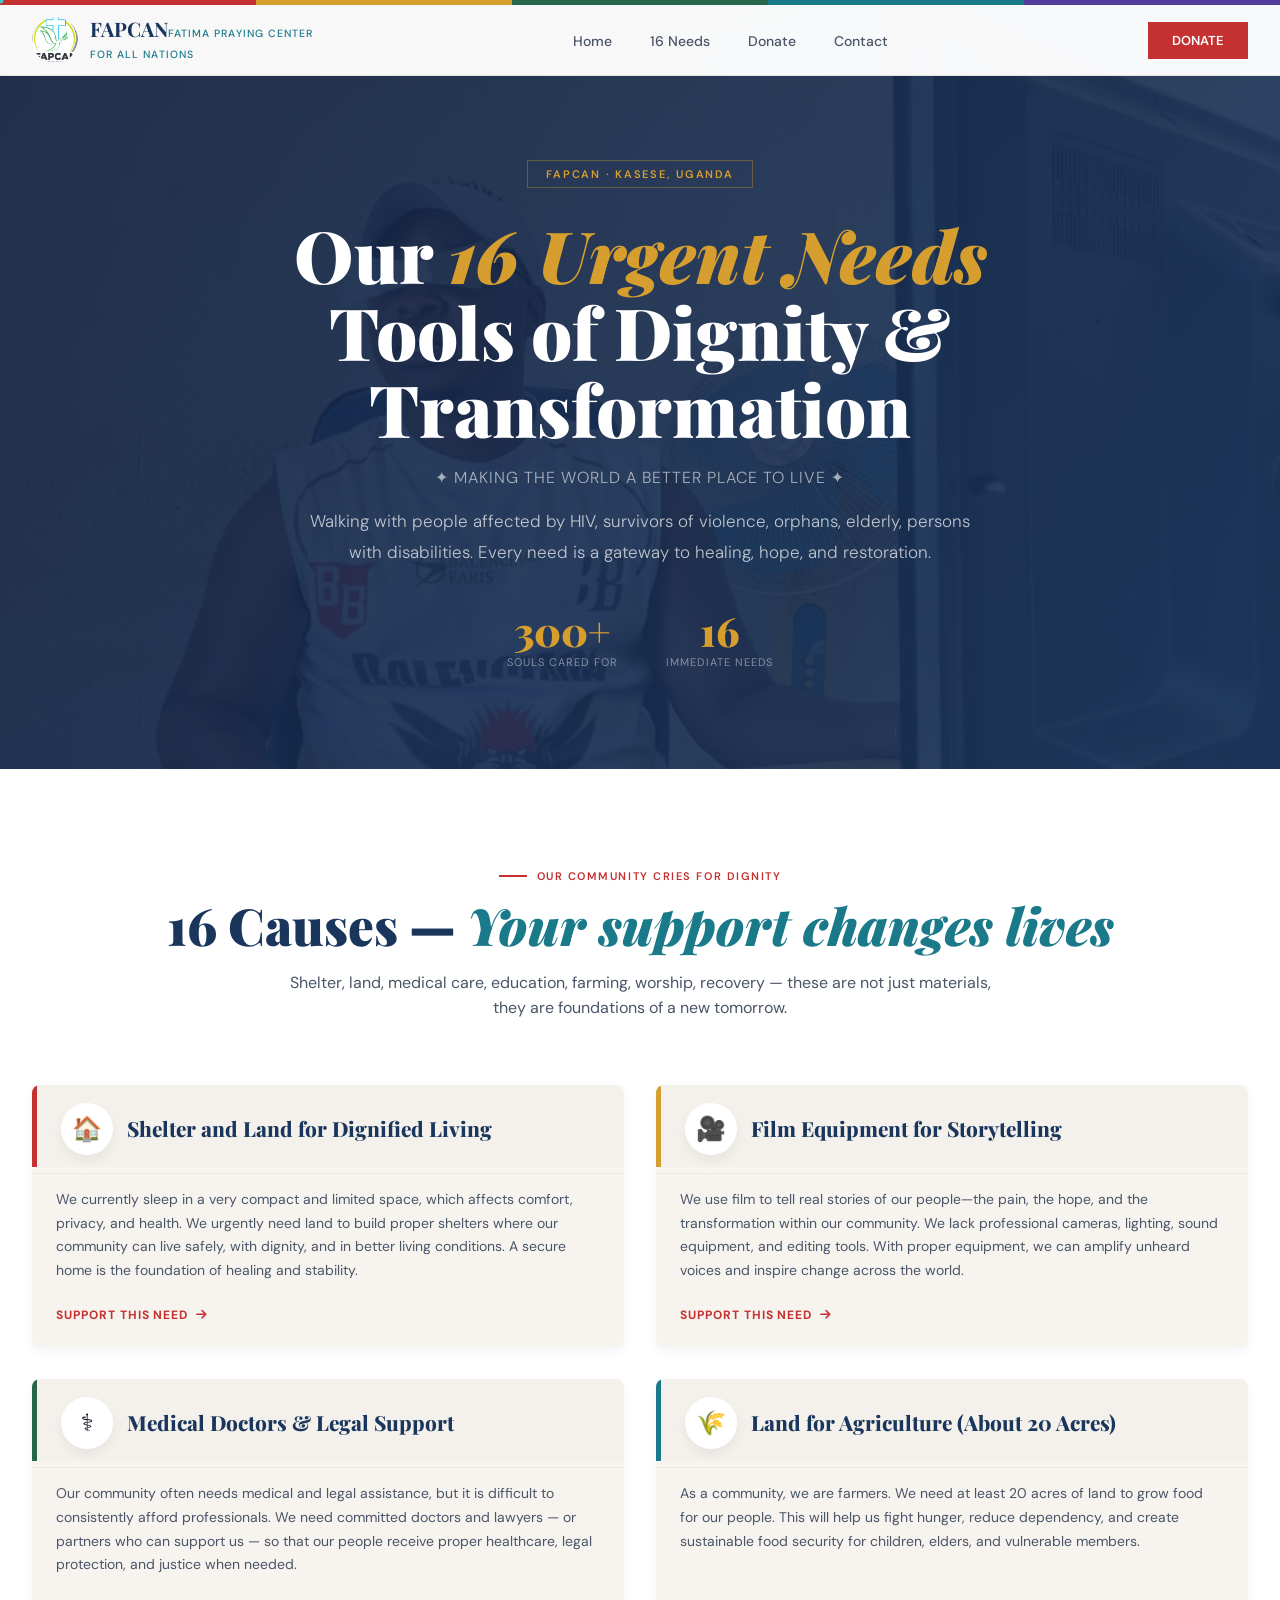
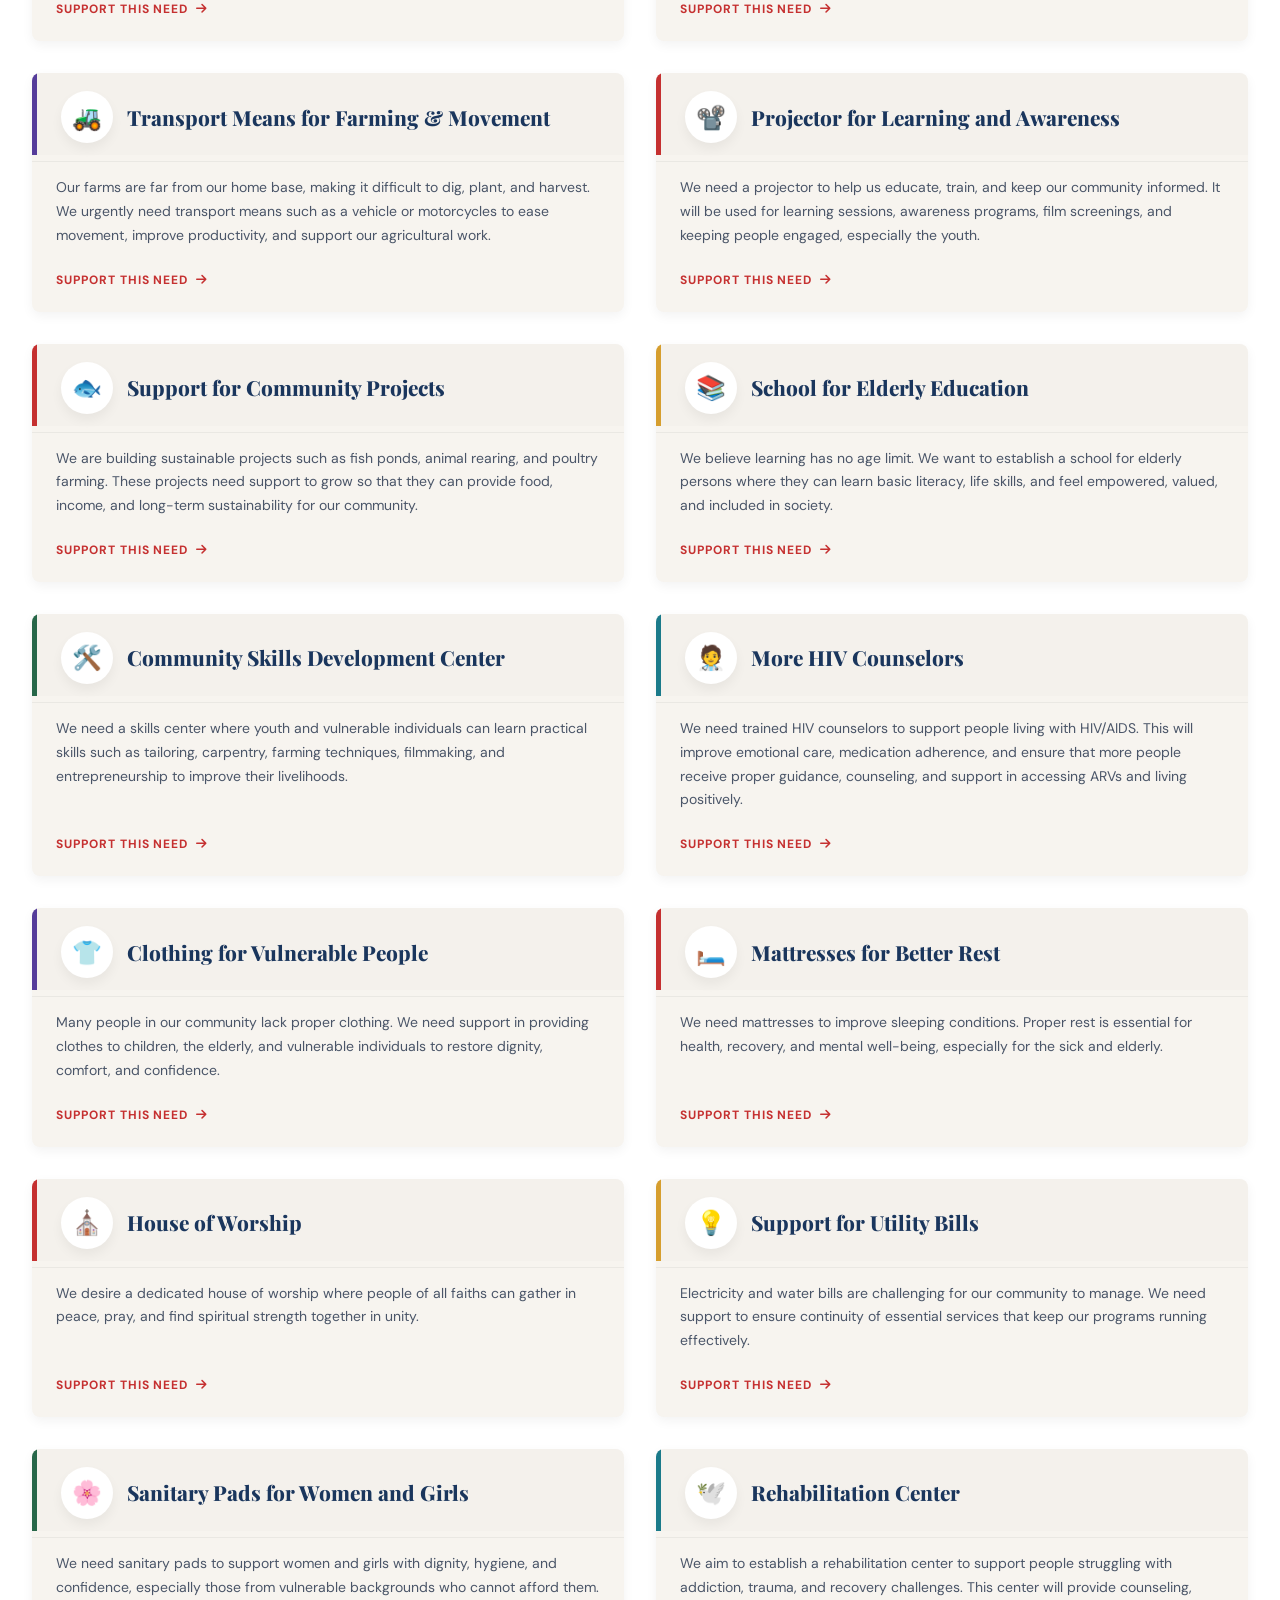
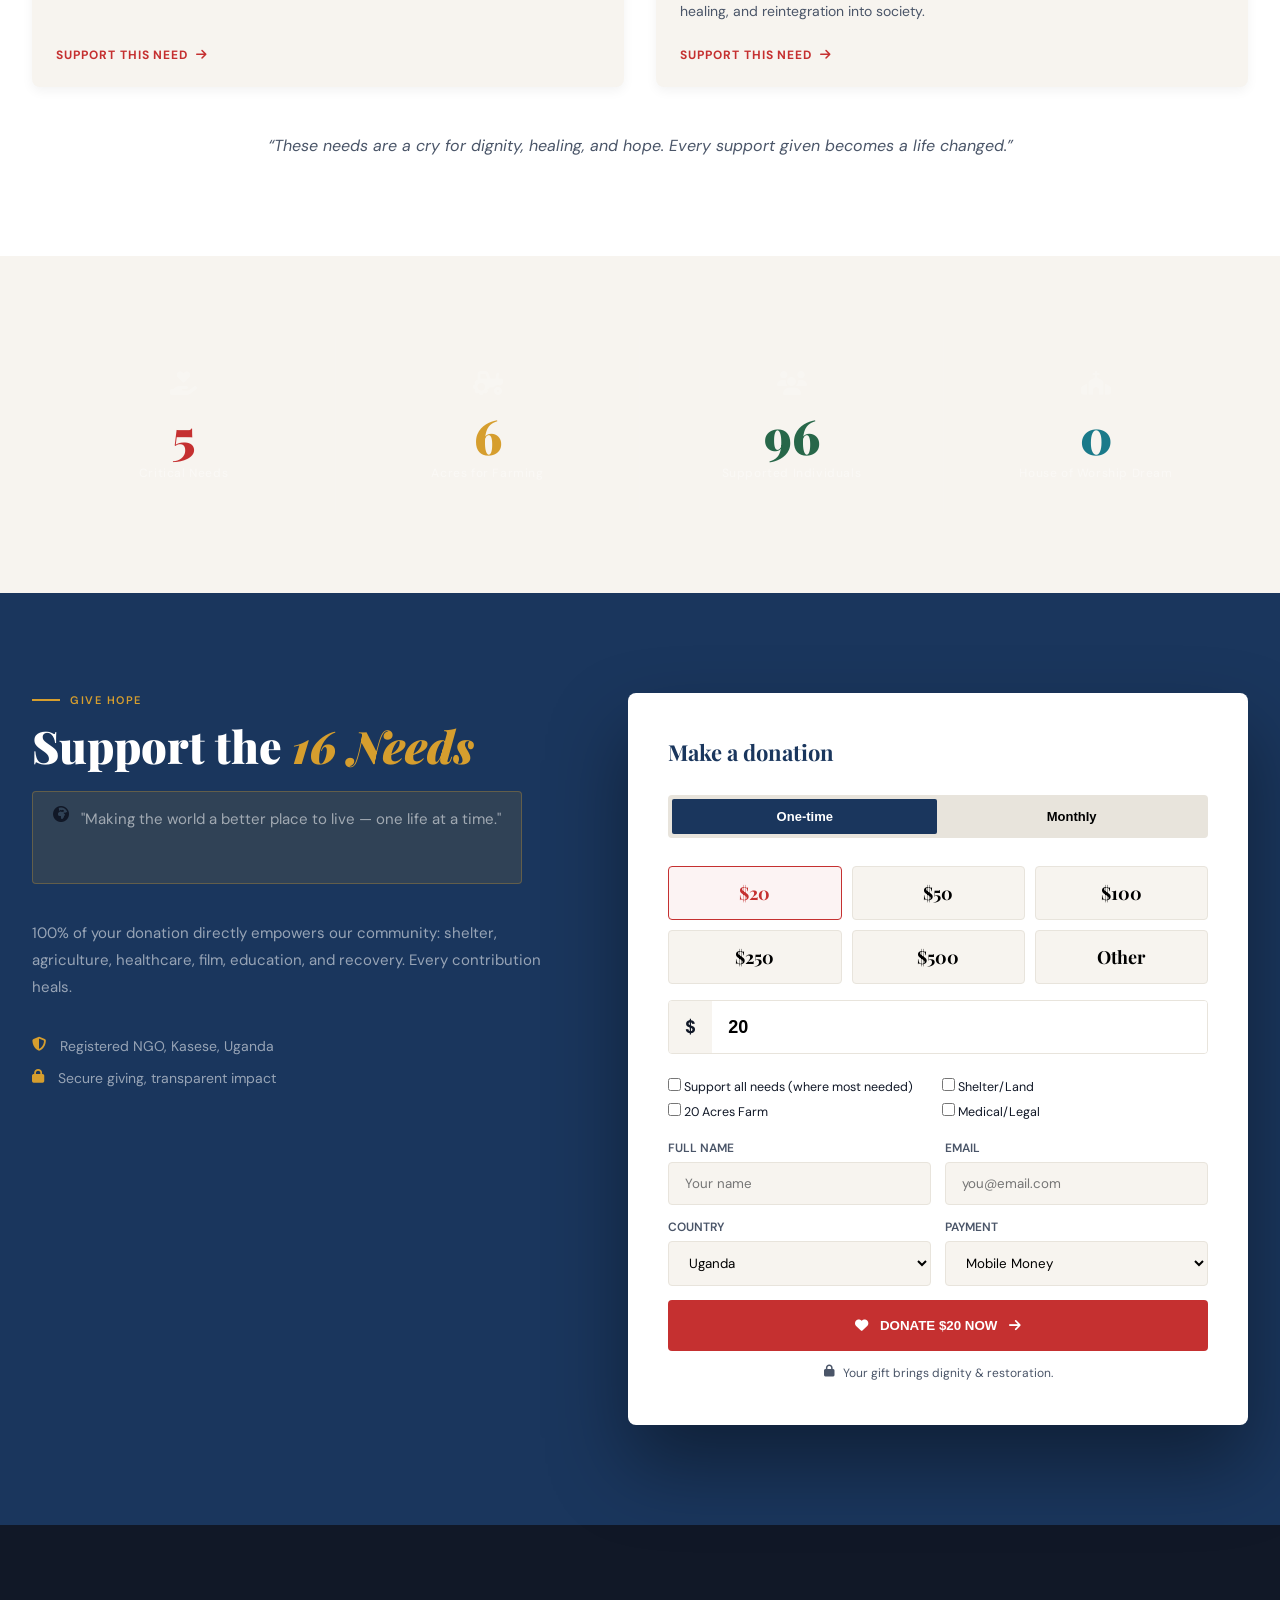
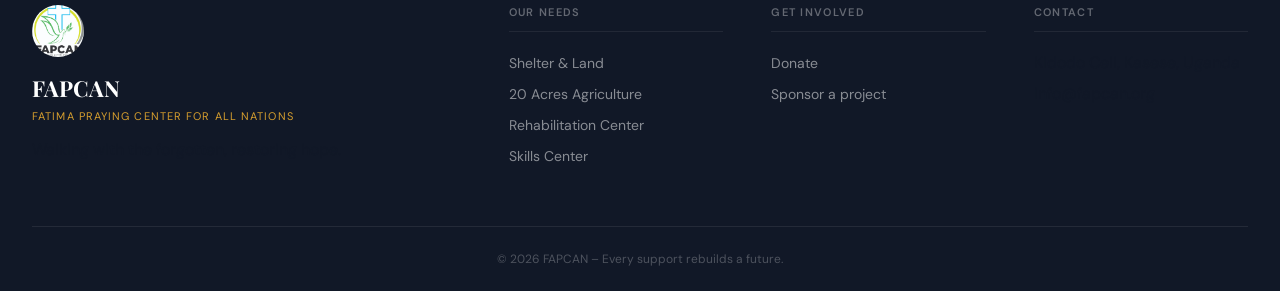
<file: donate.html>
<!DOCTYPE html>
<html lang="en">
<head>
<meta charset="UTF-8">
<meta name="viewport" content="width=device-width, initial-scale=1.0, user-scalable=yes">
<title>FAPCAN | 16 Urgent Needs – Dignity, Healing & Hope</title>
<link rel="preconnect" href="https://fonts.googleapis.com">
<link href="https://fonts.googleapis.com/css2?family=Playfair+Display:ital,wght@0,400;0,600;0,700;0,900;1,400;1,700&family=DM+Sans:ital,wght@0,300;0,400;0,500;0,600;1,300&display=swap" rel="stylesheet">
<link rel="stylesheet" href="https://cdnjs.cloudflare.com/ajax/libs/font-awesome/6.4.0/css/all.min.css">
<style>
/* -------------------- SYSTEM -------------------- */
:root {
  --navy:      #1A365D;
  --navy-dk:   #0f1f3d;
  --red:       #C53030;
  --red-dk:    #9B2C2C;
  --gold:      #D69E2E;
  --gold-lt:   #F6E05E;
  --green:     #276749;
  --teal:      #1A7A8A;
  --purple:    #553C9A;
  --off-white: #F7F4EF;
  --light-gray:#E8E4DC;
  --mid:       #4A5568;
  --dark:      #111827;
  --white:     #FFFFFF;
  --font-serif:'Playfair Display', Georgia, serif;
  --font-sans: 'DM Sans', system-ui, sans-serif;
  --ease-out:  cubic-bezier(0.16, 1, 0.3, 1);
}
* { margin: 0; padding: 0; box-sizing: border-box; }
html { scroll-behavior: smooth; font-size: 16px; }
body {
  font-family: var(--font-sans);
  background: var(--off-white);
  color: var(--dark);
  overflow-x: hidden;
}
/* custom cursor for desktop */
@media (pointer: fine) {
  .cursor { position: fixed; top: 0; left: 0; z-index: 9999; pointer-events: none; mix-blend-mode: difference; }
  .cursor-dot { width: 7px; height: 7px; border-radius: 50%; background: white; transform: translate(-50%,-50%); }
  .cursor-ring { width: 34px; height: 34px; border-radius: 50%; border: 1px solid rgba(255,255,255,0.5); transform: translate(-50%,-50%); transition: 0.2s; margin-top: -22px; margin-left: -14px; }
  body.hovering .cursor-ring { width: 56px; height: 56px; opacity: 0.5; }
}
.colour-band {
  height: 5px; width: 100%;
  background: linear-gradient(to right, var(--red) 0%, var(--red) 20%, var(--gold) 20%, var(--gold) 40%, var(--green) 40%, var(--green) 60%, var(--teal) 60%, var(--teal) 80%, var(--purple) 80%, var(--purple) 100%);
  position: fixed; top: 0; left: 0; z-index: 1001;
  transform-origin: left;
  animation: bandReveal 0.9s var(--ease-out) both;
}
@keyframes bandReveal { from { transform: scaleX(0); } to { transform: scaleX(1); } }
/* NAVIGATION */
nav {
  position: fixed; top: 5px; left: 0; right: 0; z-index: 1000;
  background: rgba(255,255,255,0.97); backdrop-filter: blur(12px);
  border-bottom: 1px solid var(--light-gray);
  transition: box-shadow 0.3s;
}
nav.scrolled { box-shadow: 0 4px 24px rgba(0,0,0,0.08); }
.nav-inner {
  max-width: 1320px; margin: 0 auto; padding: 0 32px;
  display: flex; align-items: center; justify-content: space-between;
  height: 70px;
}
.logo { display: flex; align-items: center; gap: 12px; text-decoration: none; }
.logo-badge {
  width: 46px; height: 46px; border-radius: 50%;
  background: linear-gradient(135deg, var(--navy), var(--teal));
  display: flex; align-items: center; justify-content: center; overflow: hidden;
}
.logo-badge img { width: 100%; height: 100%; object-fit: cover; }
.logo-text strong { font-family: var(--font-serif); font-weight: 700; font-size: 20px; color: var(--navy); line-height: 1.1; }
.logo-text span { font-size: 10.5px; font-weight: 500; color: var(--teal); letter-spacing: 0.1em; text-transform: uppercase; }
.nav-links { display: flex; list-style: none; gap: 2px; }
.nav-link { padding: 10px 18px; font-size: 14px; font-weight: 500; color: var(--mid); text-decoration: none; border-radius: 4px; }
.nav-link:hover { color: var(--navy); background: rgba(26,54,93,0.05); }
.nav-cta { background: var(--red); color: white; padding: 10px 24px; font-size: 13px; font-weight: 600; text-transform: uppercase; text-decoration: none; transition: background 0.2s; }
.nav-cta:hover { background: var(--red-dk); }
.hamburger { display: none; flex-direction: column; gap: 5px; background: none; border: none; cursor: pointer; }
.hamburger span { width: 24px; height: 2px; background: var(--navy); transition: 0.2s; }
.mobile-menu {
  position: fixed; top: 75px; left: 0; right: 0; bottom: 0;
  background: white; z-index: 999; transform: translateX(100%); transition: transform 0.4s var(--ease-out);
  padding: 20px 0; overflow-y: auto;
}
.mobile-menu.open { transform: none; }
.mob-link { display: block; padding: 16px 32px; font-size: 16px; font-weight: 500; color: var(--navy); text-decoration: none; border-bottom: 1px solid var(--light-gray); }
/* PARALLAX HERO */
.parallax-hero {
  background: linear-gradient(125deg, rgba(15,31,61,0.92), rgba(26,54,93,0.88)), url('f1.jpg');
  background-attachment: fixed;
  background-size: cover;
  background-position: center 35%;
  padding: 160px 0 100px;
  position: relative;
}
.donate-hero-inner {
  max-width: 900px; margin: 0 auto; padding: 0 32px;
  text-align: center; position: relative; z-index: 2;
}
.hero-eyebrow {
  display: inline-flex; align-items: center; gap: 10px;
  font-size: 11px; font-weight: 600; letter-spacing: 0.16em; text-transform: uppercase;
  color: var(--gold); border: 1px solid rgba(214,158,46,0.35);
  padding: 6px 18px; margin-bottom: 28px;
}
.donate-hero h1 {
  font-family: var(--font-serif); font-weight: 900;
  font-size: clamp(38px, 6vw, 72px); line-height: 1.07;
  color: white; margin-bottom: 20px;
}
.donate-hero h1 em { font-style: italic; color: var(--gold); }
.slogan {
  font-size: 16px; font-weight: 300; color: rgba(255,255,255,0.6);
  letter-spacing: 0.06em; text-transform: uppercase; margin-bottom: 18px;
}
.donate-hero p {
  font-size: 17px; font-weight: 300; color: rgba(255,255,255,0.7);
  line-height: 1.8; max-width: 680px; margin: 0 auto 44px;
}
.hero-stats { display: flex; gap: 48px; justify-content: center; flex-wrap: wrap; }
.hero-stat .num { font-family: var(--font-serif); font-weight: 900; font-size: 40px; color: var(--gold); line-height: 1; }
.hero-stat .lbl { font-size: 11px; letter-spacing: 0.1em; text-transform: uppercase; color: rgba(255,255,255,0.45); margin-top: 4px; }

/* SECTION LABEL */
.section-label {
  font-size: 11px; font-weight: 600; letter-spacing: 0.14em;
  text-transform: uppercase; color: var(--red); margin-bottom: 14px;
  display: flex; align-items: center; gap: 10px;
}
.section-label::before { content: ''; width: 28px; height: 2px; background: var(--red); display: block; }
.section-label.centered { justify-content: center; }

/* NEEDS TABLE / CARD GRID (16 causes with full explanations) */
.needs-section {
  background: var(--white);
  padding: 100px 0;
}
.needs-inner {
  max-width: 1320px; margin: 0 auto; padding: 0 32px;
}
.needs-header { text-align: center; margin-bottom: 64px; }
.needs-header h2 {
  font-family: var(--font-serif); font-weight: 900;
  font-size: clamp(28px, 4vw, 52px); color: var(--navy); line-height: 1.1;
}
.needs-header h2 em { font-style: italic; color: var(--teal); }
.needs-header p { font-size: 16px; color: var(--mid); max-width: 720px; margin: 16px auto 0; line-height: 1.6; }
.needs-grid {
  display: grid;
  grid-template-columns: repeat(2, 1fr);
  gap: 32px;
}
.need-card {
  background: var(--off-white);
  border-radius: 8px;
  overflow: hidden;
  transition: transform 0.3s var(--ease-out), box-shadow 0.3s;
  box-shadow: 0 4px 12px rgba(0,0,0,0.05);
  display: flex;
  flex-direction: column;
}
.need-card:hover { transform: translateY(-6px); box-shadow: 0 20px 32px rgba(0,0,0,0.1); }
.need-header {
  padding: 18px 24px 12px 24px;
  border-left: 5px solid transparent;
  display: flex;
  align-items: center;
  gap: 14px;
  background: rgba(0,0,0,0.01);
}
.need-icon {
  width: 52px;
  height: 52px;
  background: white;
  border-radius: 60px;
  display: flex;
  align-items: center;
  justify-content: center;
  font-size: 24px;
  box-shadow: 0 6px 12px rgba(0,0,0,0.05);
}
.need-title {
  font-family: var(--font-serif);
  font-weight: 800;
  font-size: 1.3rem;
  color: var(--navy);
  line-height: 1.2;
}
.need-description {
  padding: 0 24px 24px 24px;
  font-size: 14px;
  line-height: 1.7;
  color: var(--mid);
  border-top: 1px solid rgba(0,0,0,0.05);
  margin-top: 6px;
  flex: 1;
}
.need-description p { margin-top: 14px; }
.support-link {
  margin: 0 24px 24px 24px;
  display: inline-flex;
  align-items: center;
  gap: 8px;
  font-size: 12px;
  font-weight: 700;
  letter-spacing: 0.08em;
  text-transform: uppercase;
  color: var(--red);
  text-decoration: none;
  transition: gap 0.2s;
}
.support-link:hover { gap: 14px; }
/* dynamic border colors based on index */
.need-card:nth-child(6n+1) .need-header { border-left-color: var(--red); }
.need-card:nth-child(6n+2) .need-header { border-left-color: var(--gold); }
.need-card:nth-child(6n+3) .need-header { border-left-color: var(--green); }
.need-card:nth-child(6n+4) .need-header { border-left-color: var(--teal); }
.need-card:nth-child(6n+5) .need-header { border-left-color: var(--purple); }
.need-card:nth-child(6n+6) .need-header { border-left-color: var(--red); }

/* IMPACT PARALLAX */
.parallax-impact {
  background-attachment: fixed;
  background-size: cover;
  background-image: linear-gradient(rgba(15,31,61,0.92), rgba(26,54,93,0.85)), url('f6.jpg');
  padding: 80px 0;
}
.impact-band-inner {
  max-width: 1320px; margin: 0 auto; padding: 0 32px;
  display: grid; grid-template-columns: repeat(4, 1fr); gap: 0;
}
.i-stat { padding: 32px 24px; text-align: center; border-right: 1px solid rgba(255,255,255,0.08); }
.i-stat:last-child { border-right: none; }
.i-stat-icon { font-size: 24px; color: rgba(255,255,255,0.2); margin-bottom: 12px; }
.i-stat-num { font-family: var(--font-serif); font-weight: 900; font-size: 48px; line-height: 1; margin-bottom: 6px; }
.i-stat:nth-child(1) .i-stat-num { color: var(--red); }
.i-stat:nth-child(2) .i-stat-num { color: var(--gold); }
.i-stat:nth-child(3) .i-stat-num { color: var(--green); }
.i-stat:nth-child(4) .i-stat-num { color: var(--teal); }
.i-stat-lbl { font-size: 12px; font-weight: 500; letter-spacing: 0.05em; color: rgba(255,255,255,0.4); }

/* DONATION FORM */
.donate-form-section {
  background: var(--navy);
  padding: 100px 0;
}
.donate-form-inner {
  max-width: 1320px; margin: 0 auto; padding: 0 32px;
  display: grid; grid-template-columns: 5fr 6fr; gap: 80px;
  align-items: start;
}
.form-aside .section-label { color: var(--gold); }
.form-aside .section-label::before { background: var(--gold); }
.form-aside h2 {
  font-family: var(--font-serif); font-weight: 900;
  font-size: clamp(28px, 3.5vw, 48px); color: var(--white); line-height: 1.1; margin-bottom: 20px;
}
.form-aside h2 em { font-style: italic; color: var(--gold); }
.form-aside p { font-size: 15px; color: rgba(255,255,255,0.55); line-height: 1.8; margin-bottom: 36px; }
.slogan-badge {
  background: rgba(214,158,46,0.12); border: 1px solid rgba(214,158,46,0.3);
  padding: 14px 20px; border-radius: 4px; margin-bottom: 36px; display: inline-flex; gap: 12px;
}
.trust-items { display: flex; flex-direction: column; gap: 14px; }
.trust-item { display: flex; gap: 14px; color: rgba(255,255,255,0.55); font-size: 14px; }
.trust-item i { color: var(--gold); }
.form-card {
  background: var(--white); border-radius: 8px;
  padding: 44px 40px;
  box-shadow: 0 40px 80px rgba(0,0,0,0.4);
}
.form-card h3 { font-family: var(--font-serif); font-weight: 700; font-size: 22px; color: var(--navy); margin-bottom: 28px; }
.form-tabs { display: flex; gap: 2px; background: var(--light-gray); padding: 4px; border-radius: 4px; margin-bottom: 28px; }
.form-tab { flex: 1; padding: 10px; font-size: 13px; font-weight: 600; border: none; background: none; cursor: pointer; border-radius: 2px; }
.form-tab.active { background: var(--navy); color: white; }
.amount-grid { display: grid; grid-template-columns: repeat(3,1fr); gap: 10px; margin-bottom: 16px; }
.amount-btn {
  padding: 14px 8px; font-family: var(--font-serif); font-weight: 700; font-size: 18px;
  background: var(--off-white); border: 1.5px solid var(--light-gray); border-radius: 4px;
  cursor: pointer; transition: 0.2s;
}
.amount-btn.selected { border-color: var(--red); background: rgba(197,48,48,0.06); color: var(--red); }
.custom-amount {
  display: flex; border: 1.5px solid var(--light-gray); border-radius: 4px; overflow: hidden; margin-bottom: 24px;
}
.custom-amount-symbol { padding: 14px 16px; background: var(--off-white); font-weight: 700; font-size: 18px; }
.custom-amount input { flex:1; padding: 14px 16px; border: none; outline: none; font-weight: 700; font-size: 18px; }
.form-row { display: grid; grid-template-columns: 1fr 1fr; gap: 14px; margin-bottom: 14px; }
.form-group { display: flex; flex-direction: column; gap: 6px; }
.form-group.full { grid-column: 1/-1; }
.form-group label { font-size: 12px; font-weight: 600; text-transform: uppercase; color: var(--mid); }
.form-group input, .form-group select, .form-group textarea {
  padding: 12px 16px; border: 1.5px solid var(--light-gray); border-radius: 4px;
  background: var(--off-white); font-family: var(--font-sans);
}
.cause-checkboxes { display: grid; grid-template-columns: 1fr 1fr; gap: 8px; margin-bottom: 20px; font-size: 12.5px; }
.donate-submit {
  width: 100%; padding: 18px 24px; background: var(--red); color: white;
  border: none; border-radius: 4px; font-weight: 700; text-transform: uppercase;
  display: flex; align-items: center; justify-content: center; gap: 12px;
  cursor: pointer; transition: background 0.2s;
}
.donate-submit:hover { background: var(--red-dk); }
.secure-note { display: flex; justify-content: center; gap: 8px; margin-top: 14px; font-size: 12px; color: var(--mid); }
footer {
  background: var(--dark); padding: 80px 0 0;
}
.footer-inner { max-width: 1320px; margin: 0 auto; padding: 0 32px; }
.footer-top { display: grid; grid-template-columns: 2fr 1fr 1fr 1fr; gap: 48px; padding-bottom: 60px; border-bottom: 1px solid rgba(255,255,255,0.08); }
.footer-brand .logo-badge { width: 52px; height: 52px; margin-bottom: 16px; }
.footer-brand strong { font-family: var(--font-serif); font-size: 22px; color: white; display: block; }
.footer-brand .tagline { font-size: 11px; letter-spacing: 0.1em; text-transform: uppercase; color: var(--gold); margin: 6px 0 16px; }
.footer-col h4 { font-size: 11px; font-weight: 600; letter-spacing: 0.12em; text-transform: uppercase; color: rgba(255,255,255,0.35); margin-bottom: 20px; border-bottom: 1px solid rgba(255,255,255,0.07); padding-bottom: 12px; }
.footer-col ul { list-style: none; display: flex; flex-direction: column; gap: 10px; }
.footer-col ul a { font-size: 14px; color: rgba(255,255,255,0.5); text-decoration: none; }
.footer-col ul a:hover { color: white; }
.footer-bottom { padding: 24px 0; text-align: center; color: rgba(255,255,255,0.25); font-size: 12px; }
.reveal { opacity: 0; transform: translateY(40px); transition: all 0.8s var(--ease-out); }
.reveal.visible { opacity: 1; transform: none; }
@media (max-width: 1024px) { .nav-links { display: none; } .hamburger { display: flex; } .needs-grid { grid-template-columns: 1fr; } .donate-form-inner { grid-template-columns: 1fr; gap: 48px; } .impact-band-inner { grid-template-columns: repeat(2,1fr); } }
@media (max-width: 640px) { .footer-top { grid-template-columns: 1fr; } .form-row { grid-template-columns: 1fr; } }
</style>
</head>
<body>
<div class="cursor"><div class="cursor-dot"></div><div class="cursor-ring"></div></div>
<div class="colour-band"></div>
<nav id="mainNav">
  <div class="nav-inner">
    <a href="#" class="logo"><div class="logo-badge"><img src="fapcan.jpg" alt="FAPCAN"></div><div class="logo-text"><strong>FAPCAN</strong><span>Fatima Praying Center<br>For All Nations</span></div></a>
    <ul class="nav-links"><li><a href="#" class="nav-link">Home</a></li><li><a href="#all-needs" class="nav-link">16 Needs</a></li><li><a href="#donate-today" class="nav-link">Donate</a></li><li><a href="#contact" class="nav-link">Contact</a></li></ul>
    <a href="#donate-today" class="nav-cta">Donate</a>
    <button class="hamburger" id="hamburger"><span></span><span></span><span></span></button>
  </div>
</nav>
<div class="mobile-menu" id="mobileMenu"><a href="#" class="mob-link">Home</a><a href="#all-needs" class="mob-link">Our 16 Needs</a><a href="#donate-today" class="mob-link">Donate</a><a href="#contact" class="mob-link">Contact</a></div>

<!-- HERO PARALLAX -->
<section class="parallax-hero donate-hero">
  <div class="donate-hero-inner">
    <div class="hero-eyebrow">FAPCAN · Kasese, Uganda</div>
    <h1>Our <em>16 Urgent Needs</em><br>Tools of Dignity & Transformation</h1>
    <div class="slogan">✦ Making the World a Better Place to Live ✦</div>
    <p>Walking with people affected by HIV, survivors of violence, orphans, elderly, persons with disabilities. Every need is a gateway to healing, hope, and restoration.</p>
    <div class="hero-stats"><div class="hero-stat"><div class="num">300+</div><div class="lbl">Souls Cared For</div></div><div class="hero-stat"><div class="num">16</div><div class="lbl">Immediate Needs</div></div></div>
  </div>
</section>

<!-- DETAILED NEEDS: EACH CAUSE WITH ITS EXPLANATION (exactly as described) -->
<section class="needs-section" id="all-needs">
  <div class="needs-inner">
    <div class="needs-header reveal">
      <div class="section-label centered">Our community cries for dignity</div>
      <h2>16 Causes — <em>Your support changes lives</em></h2>
      <p>Shelter, land, medical care, education, farming, worship, recovery — these are not just materials, they are foundations of a new tomorrow.</p>
    </div>
    <div class="needs-grid" id="needsGrid">
      <!-- 1 -->
      <div class="need-card reveal"><div class="need-header"><div class="need-icon">🏠</div><div class="need-title">Shelter and Land for Dignified Living</div></div><div class="need-description"><p>We currently sleep in a very compact and limited space, which affects comfort, privacy, and health. We urgently need land to build proper shelters where our community can live safely, with dignity, and in better living conditions. A secure home is the foundation of healing and stability.</p></div><a href="#donate-today" class="support-link">Support this need <i class="fas fa-arrow-right"></i></a></div>
      <!-- 2 -->
      <div class="need-card reveal"><div class="need-header"><div class="need-icon">🎥</div><div class="need-title">Film Equipment for Storytelling</div></div><div class="need-description"><p>We use film to tell real stories of our people—the pain, the hope, and the transformation within our community. We lack professional cameras, lighting, sound equipment, and editing tools. With proper equipment, we can amplify unheard voices and inspire change across the world.</p></div><a href="#donate-today" class="support-link">Support this need <i class="fas fa-arrow-right"></i></a></div>
      <!-- 3 -->
      <div class="need-card reveal"><div class="need-header"><div class="need-icon">⚕️</div><div class="need-title">Medical Doctors & Legal Support</div></div><div class="need-description"><p>Our community often needs medical and legal assistance, but it is difficult to consistently afford professionals. We need committed doctors and lawyers — or partners who can support us — so that our people receive proper healthcare, legal protection, and justice when needed.</p></div><a href="#donate-today" class="support-link">Support this need <i class="fas fa-arrow-right"></i></a></div>
      <!-- 4 -->
      <div class="need-card reveal"><div class="need-header"><div class="need-icon">🌾</div><div class="need-title">Land for Agriculture (About 20 Acres)</div></div><div class="need-description"><p>As a community, we are farmers. We need at least 20 acres of land to grow food for our people. This will help us fight hunger, reduce dependency, and create sustainable food security for children, elders, and vulnerable members.</p></div><a href="#donate-today" class="support-link">Support this need <i class="fas fa-arrow-right"></i></a></div>
      <!-- 5 -->
      <div class="need-card reveal"><div class="need-header"><div class="need-icon">🚜</div><div class="need-title">Transport Means for Farming & Movement</div></div><div class="need-description"><p>Our farms are far from our home base, making it difficult to dig, plant, and harvest. We urgently need transport means such as a vehicle or motorcycles to ease movement, improve productivity, and support our agricultural work.</p></div><a href="#donate-today" class="support-link">Support this need <i class="fas fa-arrow-right"></i></a></div>
      <!-- 6 -->
      <div class="need-card reveal"><div class="need-header"><div class="need-icon">📽️</div><div class="need-title">Projector for Learning and Awareness</div></div><div class="need-description"><p>We need a projector to help us educate, train, and keep our community informed. It will be used for learning sessions, awareness programs, film screenings, and keeping people engaged, especially the youth.</p></div><a href="#donate-today" class="support-link">Support this need <i class="fas fa-arrow-right"></i></a></div>
      <!-- 7 -->
      <div class="need-card reveal"><div class="need-header"><div class="need-icon">🐟</div><div class="need-title">Support for Community Projects</div></div><div class="need-description"><p>We are building sustainable projects such as fish ponds, animal rearing, and poultry farming. These projects need support to grow so that they can provide food, income, and long-term sustainability for our community.</p></div><a href="#donate-today" class="support-link">Support this need <i class="fas fa-arrow-right"></i></a></div>
      <!-- 8 -->
      <div class="need-card reveal"><div class="need-header"><div class="need-icon">📚</div><div class="need-title">School for Elderly Education</div></div><div class="need-description"><p>We believe learning has no age limit. We want to establish a school for elderly persons where they can learn basic literacy, life skills, and feel empowered, valued, and included in society.</p></div><a href="#donate-today" class="support-link">Support this need <i class="fas fa-arrow-right"></i></a></div>
      <!-- 9 -->
      <div class="need-card reveal"><div class="need-header"><div class="need-icon">🛠️</div><div class="need-title">Community Skills Development Center</div></div><div class="need-description"><p>We need a skills center where youth and vulnerable individuals can learn practical skills such as tailoring, carpentry, farming techniques, filmmaking, and entrepreneurship to improve their livelihoods.</p></div><a href="#donate-today" class="support-link">Support this need <i class="fas fa-arrow-right"></i></a></div>
      <!-- 10 -->
      <div class="need-card reveal"><div class="need-header"><div class="need-icon">🧑‍⚕️</div><div class="need-title">More HIV Counselors</div></div><div class="need-description"><p>We need trained HIV counselors to support people living with HIV/AIDS. This will improve emotional care, medication adherence, and ensure that more people receive proper guidance, counseling, and support in accessing ARVs and living positively.</p></div><a href="#donate-today" class="support-link">Support this need <i class="fas fa-arrow-right"></i></a></div>
      <!-- 11 -->
      <div class="need-card reveal"><div class="need-header"><div class="need-icon">👕</div><div class="need-title">Clothing for Vulnerable People</div></div><div class="need-description"><p>Many people in our community lack proper clothing. We need support in providing clothes to children, the elderly, and vulnerable individuals to restore dignity, comfort, and confidence.</p></div><a href="#donate-today" class="support-link">Support this need <i class="fas fa-arrow-right"></i></a></div>
      <!-- 12 -->
      <div class="need-card reveal"><div class="need-header"><div class="need-icon">🛏️</div><div class="need-title">Mattresses for Better Rest</div></div><div class="need-description"><p>We need mattresses to improve sleeping conditions. Proper rest is essential for health, recovery, and mental well-being, especially for the sick and elderly.</p></div><a href="#donate-today" class="support-link">Support this need <i class="fas fa-arrow-right"></i></a></div>
      <!-- 13 -->
      <div class="need-card reveal"><div class="need-header"><div class="need-icon">⛪</div><div class="need-title">House of Worship</div></div><div class="need-description"><p>We desire a dedicated house of worship where people of all faiths can gather in peace, pray, and find spiritual strength together in unity.</p></div><a href="#donate-today" class="support-link">Support this need <i class="fas fa-arrow-right"></i></a></div>
      <!-- 14 -->
      <div class="need-card reveal"><div class="need-header"><div class="need-icon">💡</div><div class="need-title">Support for Utility Bills</div></div><div class="need-description"><p>Electricity and water bills are challenging for our community to manage. We need support to ensure continuity of essential services that keep our programs running effectively.</p></div><a href="#donate-today" class="support-link">Support this need <i class="fas fa-arrow-right"></i></a></div>
      <!-- 15 -->
      <div class="need-card reveal"><div class="need-header"><div class="need-icon">🌸</div><div class="need-title">Sanitary Pads for Women and Girls</div></div><div class="need-description"><p>We need sanitary pads to support women and girls with dignity, hygiene, and confidence, especially those from vulnerable backgrounds who cannot afford them.</p></div><a href="#donate-today" class="support-link">Support this need <i class="fas fa-arrow-right"></i></a></div>
      <!-- 16 -->
      <div class="need-card reveal"><div class="need-header"><div class="need-icon">🕊️</div><div class="need-title">Rehabilitation Center</div></div><div class="need-description"><p>We aim to establish a rehabilitation center to support people struggling with addiction, trauma, and recovery challenges. This center will provide counseling, healing, and reintegration into society.</p></div><a href="#donate-today" class="support-link">Support this need <i class="fas fa-arrow-right"></i></a></div>
    </div>
    <div style="text-align: center; margin-top: 48px; font-style: italic; color: var(--mid);">“These needs are a cry for dignity, healing, and hope. Every support given becomes a life changed.”</div>
  </div>
</section>

<!-- PARALLAX IMPACT BAND -->
<div class="parallax-impact">
  <div class="impact-band-inner">
    <div class="i-stat reveal"><div class="i-stat-icon"><i class="fas fa-hand-holding-heart"></i></div><div class="i-stat-num" data-target="16">0</div><div class="i-stat-lbl">Critical Needs</div></div>
    <div class="i-stat reveal"><div class="i-stat-icon"><i class="fas fa-tractor"></i></div><div class="i-stat-num" data-target="20">0+</div><div class="i-stat-lbl">Acres for Farming</div></div>
    <div class="i-stat reveal"><div class="i-stat-icon"><i class="fas fa-users"></i></div><div class="i-stat-num" data-target="300">0+</div><div class="i-stat-lbl">Supported Individuals</div></div>
    <div class="i-stat reveal"><div class="i-stat-icon"><i class="fas fa-church"></i></div><div class="i-stat-num" data-target="1">0</div><div class="i-stat-lbl">House of Worship Dream</div></div>
  </div>
</div>

<!-- DONATION SECTION -->
<section class="donate-form-section" id="donate-today">
  <div class="donate-form-inner">
    <div class="form-aside reveal-left"><div class="section-label">Give Hope</div><h2>Support the <em>16 Needs</em></h2><div class="slogan-badge"><i class="fas fa-globe-africa"></i><p>"Making the world a better place to live — one life at a time."</p></div><p>100% of your donation directly empowers our community: shelter, agriculture, healthcare, film, education, and recovery. Every contribution heals.</p><div class="trust-items"><div class="trust-item"><i class="fas fa-shield-alt"></i><span>Registered NGO, Kasese, Uganda</span></div><div class="trust-item"><i class="fas fa-lock"></i><span>Secure giving, transparent impact</span></div></div></div>
    <div class="form-card reveal-right"><h3>Make a donation</h3>
      <div class="form-tabs"><button class="form-tab active" id="tab-once" onclick="setTab('once')">One-time</button><button class="form-tab" id="tab-monthly" onclick="setTab('monthly')">Monthly</button></div>
      <div class="amount-grid"><button class="amount-btn selected" onclick="selectAmount(this,20)">$20</button><button class="amount-btn" onclick="selectAmount(this,50)">$50</button><button class="amount-btn" onclick="selectAmount(this,100)">$100</button><button class="amount-btn" onclick="selectAmount(this,250)">$250</button><button class="amount-btn" onclick="selectAmount(this,500)">$500</button><button class="amount-btn" onclick="selectAmount(this,null)">Other</button></div>
      <div class="custom-amount"><span class="custom-amount-symbol">$</span><input type="number" id="customAmountInput" placeholder="Amount" value="20"></div>
      <div class="cause-checkboxes"><label><input type="checkbox" value="all"> Support all needs (where most needed)</label><label><input type="checkbox" value="shelter"> Shelter/Land</label><label><input type="checkbox" value="agric"> 20 Acres Farm</label><label><input type="checkbox" value="medical"> Medical/Legal</label></div>
      <div class="form-row"><div class="form-group"><label>Full name</label><input type="text" id="fname" placeholder="Your name"></div><div class="form-group"><label>Email</label><input type="email" id="email" placeholder="you@email.com"></div></div>
      <div class="form-row"><div class="form-group"><label>Country</label><select><option>Uganda</option><option>USA</option><option>UK</option></select></div><div class="form-group"><label>Payment</label><select><option>Mobile Money</option><option>Card/PayPal</option></select></div></div>
      <button class="donate-submit" id="donateBtn" onclick="handleDonate()"><i class="fas fa-heart"></i><span id="donateBtnText">Donate $20 Now</span><i class="fas fa-arrow-right"></i></button>
      <div class="secure-note"><i class="fas fa-lock"></i> Your gift brings dignity & restoration.</div>
    </div>
  </div>
</section>

<footer id="contact"><div class="footer-inner"><div class="footer-top"><div class="footer-brand"><div class="logo-badge"><img src="fapcan.jpg"></div><strong>FAPCAN</strong><div class="tagline">Fatima Praying Center for All Nations</div><p>Walking with the forgotten, restoring hope.</p></div><div class="footer-col"><h4>Our Needs</h4><ul><li><a href="#all-needs">Shelter & Land</a></li><li><a href="#all-needs">20 Acres Agriculture</a></li><li><a href="#all-needs">Rehabilitation Center</a></li><li><a href="#all-needs">Skills Center</a></li></ul></div><div class="footer-col"><h4>Get involved</h4><ul><li><a href="#donate-today">Donate</a></li><li><a href="#donate-today">Sponsor a project</a></li></ul></div><div class="footer-col"><h4>Contact</h4><ul><li>Kidodo Cell, Kasese, Uganda</li><li>info@fapcan.org</li></ul></div></div><div class="footer-bottom"><p>© 2026 FAPCAN – Every support rebuilds a future.</p></div></div></footer>

<script>
  (function(){
    // custom cursor for pointer devices
    if(window.matchMedia('(pointer: fine)').matches && document.querySelector('.cursor')) {
      const dot=document.querySelector('.cursor-dot'), ring=document.querySelector('.cursor-ring');
      let mx=0,my=0,rx=0,ry=0;
      document.addEventListener('mousemove',e=>{ mx=e.clientX; my=e.clientY; });
      document.querySelectorAll('a,button,.need-card').forEach(el=>{
        el.addEventListener('mouseenter',()=>document.body.classList.add('hovering'));
        el.addEventListener('mouseleave',()=>document.body.classList.remove('hovering'));
      });
      function animate(){ rx+=(mx-rx)*0.12; ry+=(my-ry)*0.12; dot.style.transform=`translate(${mx}px,${my}px) translate(-50%,-50%)`; ring.style.transform=`translate(${rx}px,${ry}px) translate(-50%,-50%)`; requestAnimationFrame(animate); }
      animate();
    } else { if(document.querySelector('.cursor')) document.querySelector('.cursor').style.display='none'; }
    // nav scroll & mobile
    const nav=document.getElementById('mainNav');
    window.addEventListener('scroll',()=>nav.classList.toggle('scrolled',window.scrollY>40));
    const hamburger=document.getElementById('hamburger'), mobileMenu=document.getElementById('mobileMenu');
    hamburger?.addEventListener('click',()=>mobileMenu.classList.toggle('open'));
    // reveal observer
    const revealObs=new IntersectionObserver(entries=>entries.forEach(e=>{if(e.isIntersecting){e.target.classList.add('visible');revealObs.unobserve(e.target);}}),{threshold:0.1});
    document.querySelectorAll('.reveal, .reveal-left, .reveal-right').forEach(el=>revealObs.observe(el));
    // countup
    const countObs=new IntersectionObserver(entries=>{entries.forEach(e=>{if(e.isIntersecting){e.target.querySelectorAll('.i-stat-num').forEach(el=>{let target=parseInt(el.dataset.target); let val=0; let step=target/(1800/16); let timer=setInterval(()=>{val+=step; if(val>=target){el.textContent=target; clearInterval(timer);}else el.textContent=Math.floor(val);},16);});countObs.unobserve(e.target);}});},{threshold:0.3});
    const impact=document.querySelector('.parallax-impact'); if(impact)countObs.observe(impact);
    // amount logic
    window.selectAmount=function(btn,amt){ document.querySelectorAll('.amount-btn').forEach(b=>b.classList.remove('selected')); btn.classList.add('selected'); if(amt!==null){ selectedAmount=amt; document.getElementById('customAmountInput').value=amt; } updateDonateBtn(); };
    window.setTab=function(type){ document.getElementById('tab-once').classList.toggle('active',type==='once'); document.getElementById('tab-monthly').classList.toggle('active',type==='monthly'); updateDonateBtn(); };
    let selectedAmount=20;
    document.getElementById('customAmountInput')?.addEventListener('input',function(){ selectedAmount=parseFloat(this.value)||0; document.querySelectorAll('.amount-btn').forEach(b=>b.classList.remove('selected')); updateDonateBtn(); });
    function updateDonateBtn(){ let monthly=document.getElementById('tab-monthly')?.classList.contains('active')?'/month':''; let btnSpan=document.getElementById('donateBtnText'); if(btnSpan)btnSpan.innerText=selectedAmount?`Donate $${selectedAmount}${monthly} Now`:'Donate Now'; }
    window.handleDonate=function(){ let btn=document.getElementById('donateBtn'); btn.innerHTML='<i class="fas fa-spinner fa-spin"></i> Processing...'; btn.disabled=true; setTimeout(()=>{ btn.innerHTML='<i class="fas fa-check-circle"></i> Thank you! We will reach out.'; btn.style.background='var(--green)'; },2000); };
    updateDonateBtn();
  })();
</script>
</body>
</html>
</file>
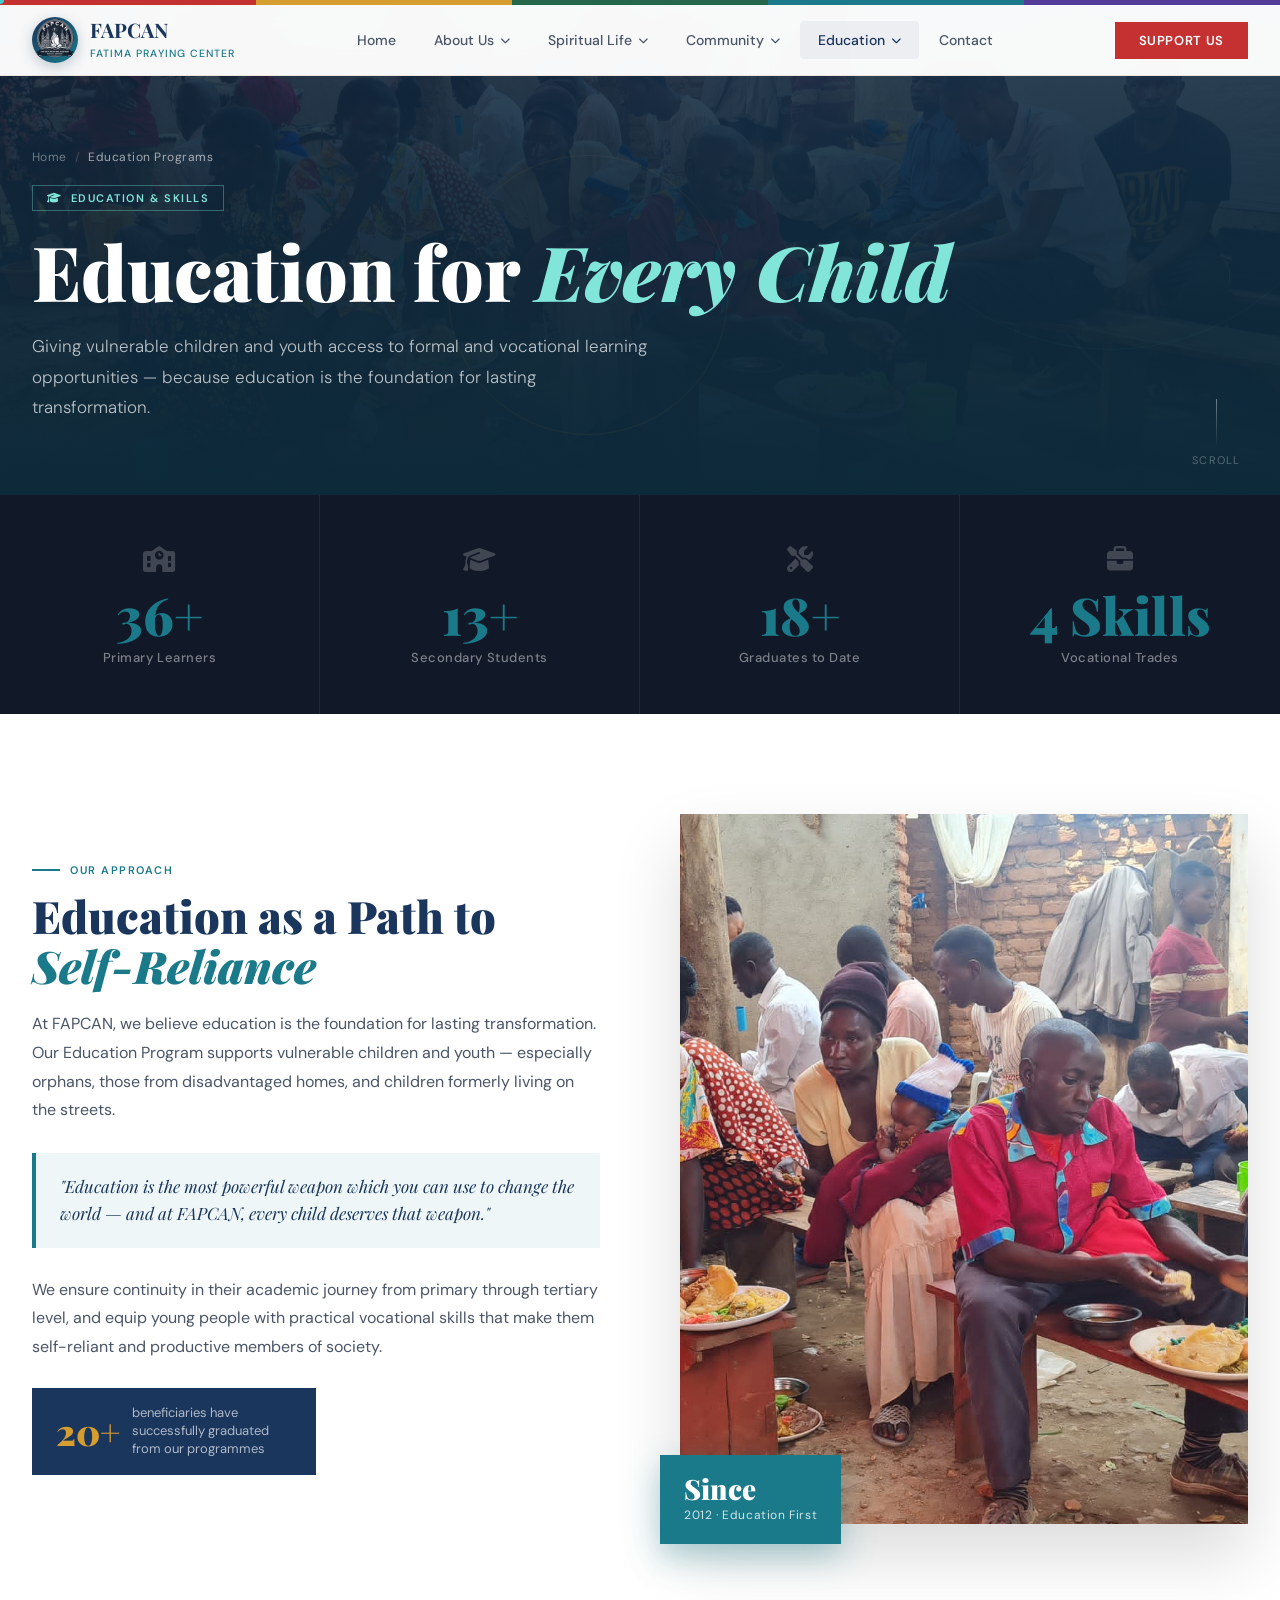
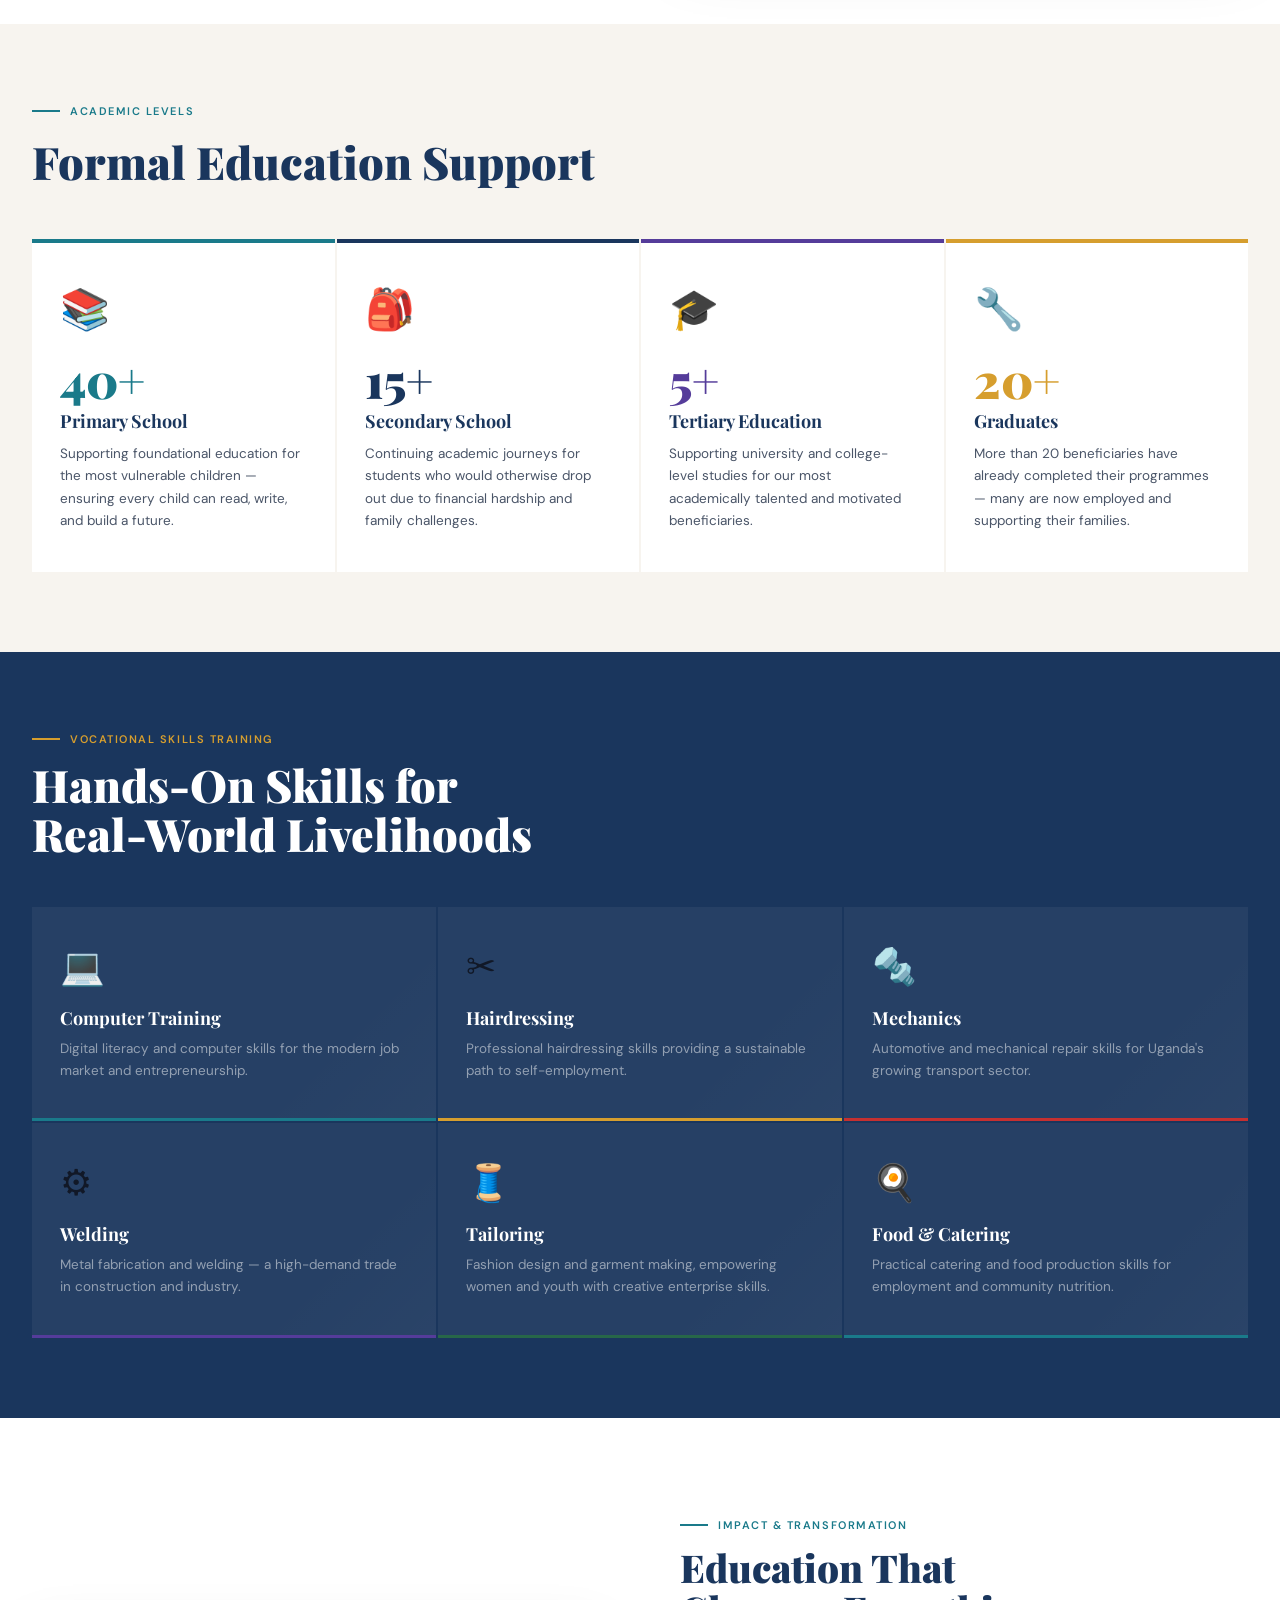
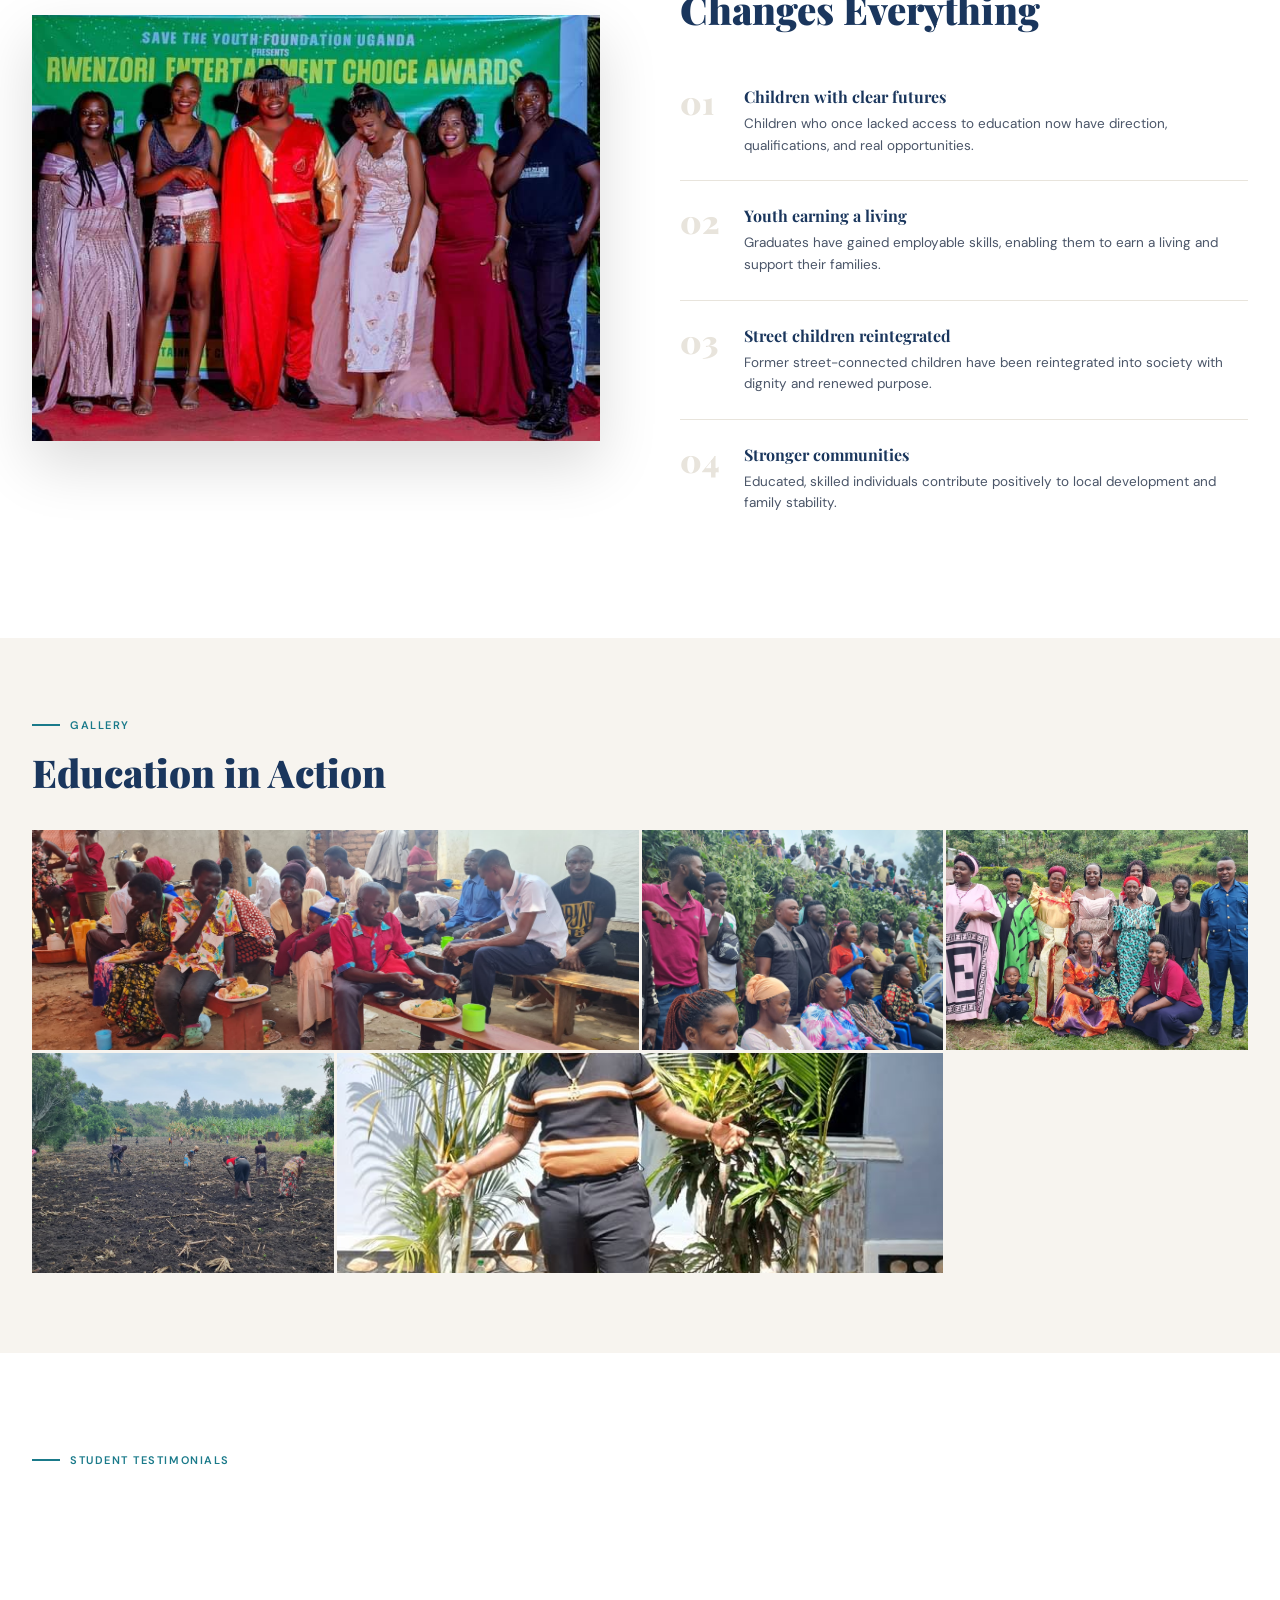
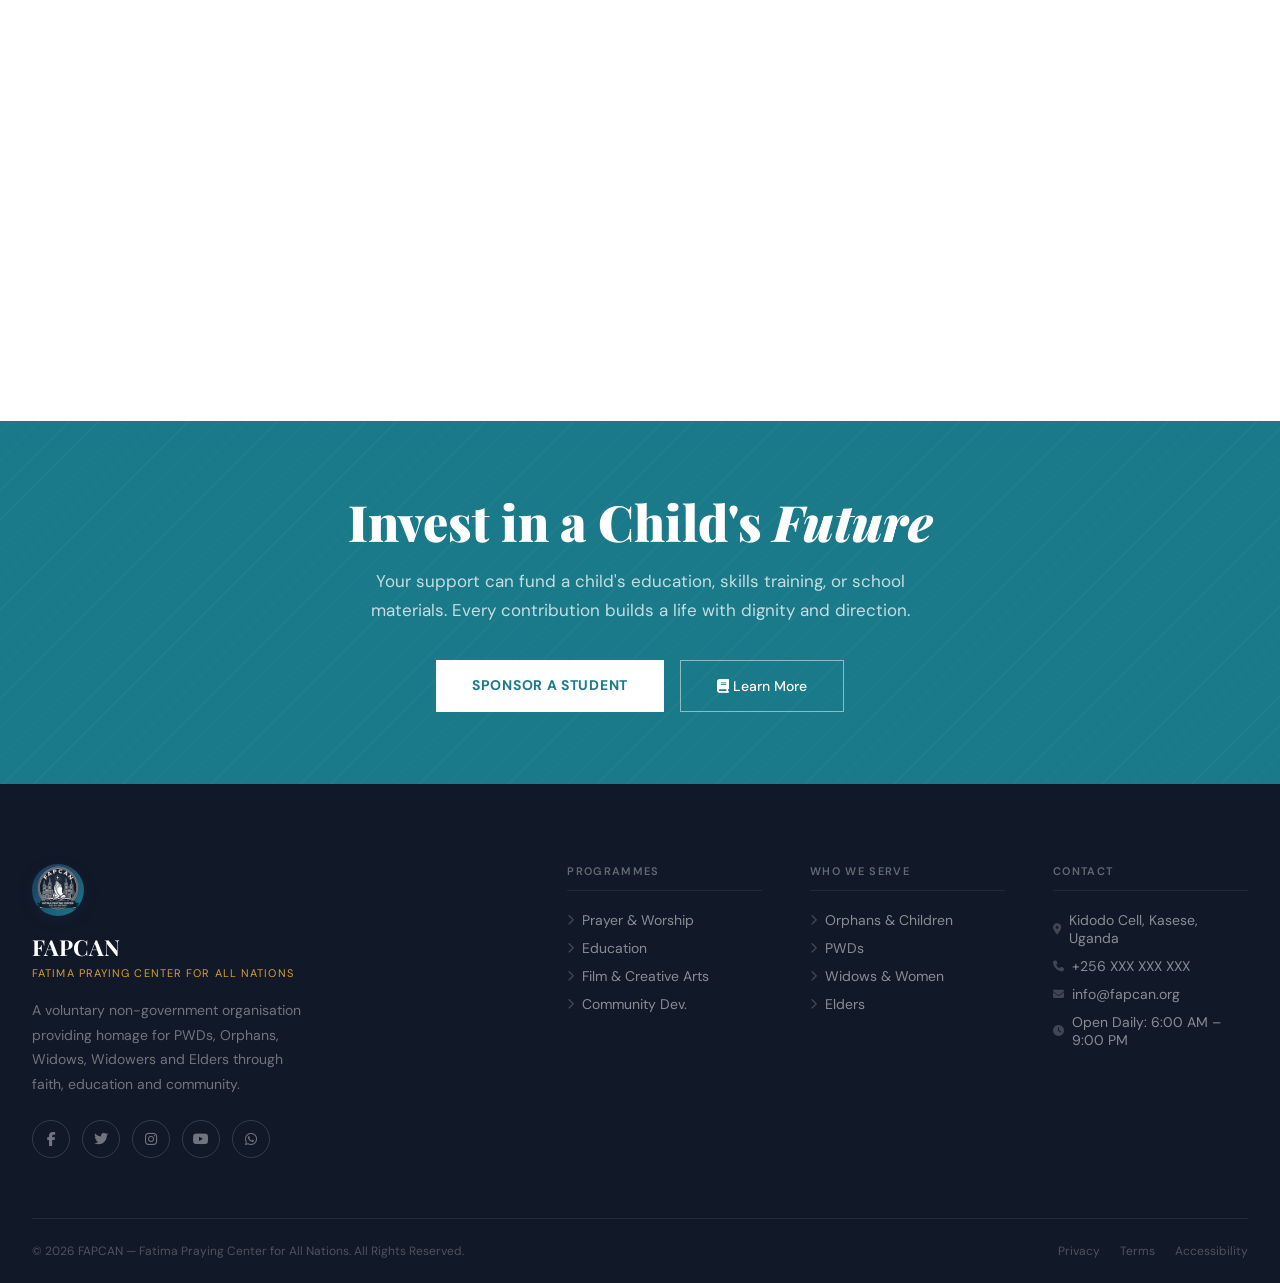
<file: education.html>
<!DOCTYPE html>
<html lang="en">
<head>
<meta charset="UTF-8">
<meta name="viewport" content="width=device-width, initial-scale=1.0">
<title>Education Programs — FAPCAN</title>
<link rel="preconnect" href="https://fonts.googleapis.com">
<link href="https://fonts.googleapis.com/css2?family=Playfair+Display:ital,wght@0,400;0,600;0,700;0,900;1,400;1,700&family=DM+Sans:wght@300;400;500;600&display=swap" rel="stylesheet">
<link rel="stylesheet" href="https://cdnjs.cloudflare.com/ajax/libs/font-awesome/6.4.0/css/all.min.css">
<link rel="stylesheet" href="shared.css">
<style>
  :root{--accent:var(--teal);--accent-lt:rgba(26,122,138,.09)}

  .page-hero-tag{color:#81E6D9;border-color:rgba(129,230,217,.35)}
  .page-hero h1 em{color:#81E6D9}

  /* ── INTRO SPLIT ── */
  .intro-section{padding:100px 0;background:var(--white)}
  .intro-grid{display:grid;grid-template-columns:1fr 1fr;gap:80px;align-items:center}
  .intro-text h2{font-family:var(--font-serif);font-weight:900;font-size:clamp(28px,3.5vw,48px);color:var(--navy);line-height:1.1;margin-bottom:20px}
  .intro-text h2 em{font-style:italic;color:var(--teal)}
  .intro-text p{font-size:16px;line-height:1.8;color:var(--mid);margin-bottom:18px}
  .intro-highlight{background:rgba(26,122,138,.07);border-left:4px solid var(--teal);padding:20px 24px;margin:28px 0;font-family:var(--font-serif);font-style:italic;font-size:17px;color:var(--navy);line-height:1.6}
  .grad-badge{display:inline-flex;align-items:center;gap:12px;background:var(--navy);padding:16px 24px;margin-top:8px}
  .grad-badge .num{font-family:var(--font-serif);font-size:36px;font-weight:900;color:var(--gold);line-height:1}
  .grad-badge .txt{font-size:13px;color:rgba(255,255,255,.65);line-height:1.4;max-width:160px}
  .intro-img{position:relative}
  .intro-img-main{width:100%;aspect-ratio:4/5;object-fit:cover;display:block;box-shadow:0 32px 64px rgba(0,0,0,.14)}
  .intro-img-badge{position:absolute;bottom:-20px;left:-20px;background:var(--teal);color:#fff;padding:20px 24px;box-shadow:0 12px 32px rgba(26,122,138,.35)}
  .intro-img-badge strong{font-family:var(--font-serif);font-size:28px;font-weight:900;display:block;line-height:1}
  .intro-img-badge span{font-size:12px;opacity:.8;letter-spacing:.05em}

  /* ── LEVELS ── */
  .levels-section{padding:80px 0;background:var(--off-white)}
  .levels-header{margin-bottom:48px}
  .levels-header h2{font-family:var(--font-serif);font-weight:900;font-size:clamp(28px,3.5vw,46px);color:var(--navy)}
  .levels-grid{display:grid;grid-template-columns:repeat(4,1fr);gap:2px}
  .level-card{background:var(--white);padding:40px 28px;position:relative;overflow:hidden;border-top:4px solid transparent;transition:box-shadow .3s,transform .3s}
  .level-card:hover{box-shadow:0 20px 48px rgba(0,0,0,.1);transform:translateY(-6px)}
  .level-card:nth-child(1){border-top-color:var(--teal)}
  .level-card:nth-child(2){border-top-color:var(--navy)}
  .level-card:nth-child(3){border-top-color:var(--purple)}
  .level-card:nth-child(4){border-top-color:var(--gold)}
  .level-icon{font-size:40px;margin-bottom:20px}
  .level-num{font-family:var(--font-serif);font-weight:900;font-size:48px;line-height:1;margin-bottom:6px}
  .level-card:nth-child(1) .level-num{color:var(--teal)}
  .level-card:nth-child(2) .level-num{color:var(--navy)}
  .level-card:nth-child(3) .level-num{color:var(--purple)}
  .level-card:nth-child(4) .level-num{color:var(--gold)}
  .level-card h3{font-family:var(--font-serif);font-size:18px;font-weight:700;color:var(--navy);margin-bottom:10px}
  .level-card p{font-size:13.5px;color:var(--mid);line-height:1.65}

  /* ── VOCATIONAL ── */
  .vocational-section{padding:80px 0;background:var(--navy)}
  .voc-header{margin-bottom:48px}
  .voc-header .section-label{color:var(--gold)}
  .voc-header .section-label::before{background:var(--gold)}
  .voc-header h2{font-family:var(--font-serif);font-weight:900;font-size:clamp(28px,3.5vw,46px);color:#fff;line-height:1.1}
  .voc-grid{display:grid;grid-template-columns:repeat(3,1fr);gap:2px}
  .voc-card{background:rgba(255,255,255,.05);padding:36px 28px;cursor:pointer;transition:background .2s;border-bottom:3px solid transparent;position:relative;overflow:hidden}
  .voc-card::before{content:'';position:absolute;inset:0;background:linear-gradient(135deg,transparent 70%,rgba(255,255,255,.02));pointer-events:none}
  .voc-card:hover{background:rgba(255,255,255,.1)}
  .voc-card:nth-child(1){border-bottom-color:var(--teal)}
  .voc-card:nth-child(2){border-bottom-color:var(--gold)}
  .voc-card:nth-child(3){border-bottom-color:var(--red)}
  .voc-card:nth-child(4){border-bottom-color:var(--purple)}
  .voc-card:nth-child(5){border-bottom-color:var(--green)}
  .voc-card:nth-child(6){border-bottom-color:var(--teal)}
  .voc-icon{font-size:36px;margin-bottom:16px}
  .voc-card h4{font-family:var(--font-serif);font-size:18px;font-weight:700;color:#fff;margin-bottom:8px}
  .voc-card p{font-size:13.5px;color:rgba(255,255,255,.5);line-height:1.65}

  /* ── IMPACT ── */
  .edu-impact{padding:100px 0;background:var(--white)}
  .edu-impact-grid{display:grid;grid-template-columns:1fr 1fr;gap:80px;align-items:center}
  .edu-impact-img{position:relative}
  .edu-impact-img-main{width:100%;aspect-ratio:4/3;object-fit:cover;display:block;box-shadow:0 24px 56px rgba(0,0,0,.14)}
  .stories-list{display:flex;flex-direction:column;gap:0}
  .story-item{padding:24px 0;border-bottom:1px solid var(--light-gray);display:flex;gap:20px;align-items:flex-start;transition:padding-left .2s}
  .story-item:last-child{border-bottom:none}
  .story-item:hover{padding-left:8px}
  .story-num{font-family:var(--font-serif);font-size:32px;font-weight:900;color:var(--light-gray);line-height:1;flex-shrink:0;width:44px}
  .story-body h4{font-family:var(--font-serif);font-size:16px;font-weight:700;color:var(--navy);margin-bottom:6px}
  .story-body p{font-size:13.5px;color:var(--mid);line-height:1.6}

  /* ── PHOTOS ── */
  .edu-photos{padding:80px 0;background:var(--off-white)}
  .edu-photos h2{font-family:var(--font-serif);font-weight:900;font-size:clamp(26px,3vw,44px);color:var(--navy);margin-bottom:32px}
  .edu-grid-photos{display:grid;grid-template-columns:1fr 1fr 1fr 1fr;grid-template-rows:220px 220px;gap:3px}
  .edu-grid-photos .photo-item:nth-child(1){grid-column:span 2}
  .edu-grid-photos .photo-item:nth-child(5){grid-column:span 2}

  /* ── TESTIMONIALS ── */
  .testi-section{padding:100px 0;background:var(--white)}

  @media(max-width:960px){
    .intro-grid,.edu-impact-grid{grid-template-columns:1fr;gap:40px}
    .levels-grid,.voc-grid{grid-template-columns:repeat(2,1fr)}
    .edu-grid-photos{grid-template-columns:1fr 1fr;grid-template-rows:auto}
    .edu-grid-photos .photo-item:nth-child(1),.edu-grid-photos .photo-item:nth-child(5){grid-column:span 1}
  }
</style>
</head>
<body>

<div class="cursor"><div class="cursor-dot" id="cDot"></div><div class="cursor-ring" id="cRing"></div></div>
<div class="colour-band"></div>

<nav id="mainNav">
  <div class="nav-inner">
    <a href="index.html" class="logo">
      <div class="logo-badge"><img src="logo.png" alt="FAPCAN" onerror="this.style.display='none';this.nextElementSibling.style.display='block'"><span class="logo-badge-fb">FAP</span></div>
      <div class="logo-text"><strong>FAPCAN</strong><span>Fatima Praying Center</span></div>
    </a>
    <ul class="nav-links">
      <li class="nav-item"><a href="index.html" class="nav-link">Home</a></li>
      <li class="nav-item"><a href="#" class="nav-link">About Us <i class="fas fa-chevron-down arr"></i></a>
        <div class="dropdown"><a href="#"><i class="fas fa-cross"></i> Mission & Vision</a><a href="#"><i class="fas fa-history"></i> Our History</a><a href="#"><i class="fas fa-users"></i> FAPCAN Community</a></div>
      </li>
      <li class="nav-item"><a href="#" class="nav-link">Spiritual Life <i class="fas fa-chevron-down arr"></i></a>
        <div class="dropdown"><a href="prayer-worship.html"><i class="fas fa-pray"></i> Prayer & Worship</a><a href="#"><i class="fas fa-church"></i> Mass & Services</a></div>
      </li>
      <li class="nav-item"><a href="#" class="nav-link">Community <i class="fas fa-chevron-down arr"></i></a>
        <div class="dropdown"><a href="#"><i class="fas fa-child"></i> Orphans Support</a><a href="#"><i class="fas fa-wheelchair"></i> PWDs Programs</a><a href="#"><i class="fas fa-female"></i> Widows & Women</a></div>
      </li>
      <li class="nav-item"><a href="education.html" class="nav-link active">Education <i class="fas fa-chevron-down arr"></i></a>
        <div class="dropdown"><a href="#"><i class="fas fa-school"></i> Primary School</a><a href="#"><i class="fas fa-graduation-cap"></i> Secondary School</a><a href="#"><i class="fas fa-university"></i> Tertiary Education</a><a href="#"><i class="fas fa-hands-helping"></i> Vocational Training</a></div>
      </li>
      <li class="nav-item"><a href="#" class="nav-link">Contact</a></li>
    </ul>
    <a href="#" class="nav-cta">Support Us</a>
    <button class="hamburger" id="hamburger"><span></span><span></span><span></span></button>
  </div>
</nav>

<div class="mobile-menu" id="mobileMenu">
  <a href="index.html" class="mob-link">Home</a>
  <a href="prayer-worship.html" class="mob-link">Prayer & Worship</a>
  <a href="education.html" class="mob-link">Education Programs</a>
  <a href="film-arts.html" class="mob-link">Film & Creative Arts</a>
  <a href="community-dev.html" class="mob-link">Community Development</a>
  <a href="#" class="mob-link">Contact</a>
</div>

<!-- HERO -->
<section class="page-hero">
  <div class="page-hero-bg" style="background-image:url('f6.jpg')"></div>
  <div class="page-hero-overlay" style="background:linear-gradient(to top,#0d2a3a 0%,rgba(13,42,58,.65) 60%,rgba(13,42,58,.3) 100%)"></div>
  <div class="page-hero-geo">
    <div class="geo-ring" style="width:500px;height:500px;top:-150px;right:-80px;animation-duration:50s;border-color:rgba(26,122,138,.08)"></div>
    <div class="geo-ring" style="width:280px;height:280px;bottom:60px;left:35%;animation-duration:38s;animation-direction:reverse;border-color:rgba(214,158,46,.07)"></div>
  </div>
  <div class="page-hero-inner">
    <div class="page-hero-breadcrumb" style="animation:fadeUp .6s .2s var(--ease-out) both"><a href="index.html">Home</a><span>/</span><span style="color:rgba(255,255,255,.6)">Education Programs</span></div>
    <div class="page-hero-tag" style="animation:fadeUp .6s .3s var(--ease-out) both;border-color:rgba(129,230,217,.35);color:#81E6D9"><i class="fas fa-graduation-cap"></i> Education & Skills</div>
    <h1 style="animation:fadeUp .7s .45s var(--ease-out) both">Education for <em>Every Child</em></h1>
    <p class="page-hero-desc" style="animation:fadeUp .7s .6s var(--ease-out) both">Giving vulnerable children and youth access to formal and vocational learning opportunities — because education is the foundation for lasting transformation.</p>
  </div>
  <div class="page-hero-scroll"><div class="page-hero-scroll-line"></div><span>Scroll</span></div>
</section>
<style>@keyframes fadeUp{from{opacity:0;transform:translateY(28px)}to{opacity:1;transform:none}}</style>

<!-- IMPACT STRIP -->
<div class="impact-strip">
  <div class="impact-item reveal"><div class="impact-icon"><i class="fas fa-school"></i></div><div class="impact-num" data-target="40" data-suffix="+">0</div><div class="impact-lbl">Primary Learners</div></div>
  <div class="impact-item reveal d1"><div class="impact-icon"><i class="fas fa-graduation-cap"></i></div><div class="impact-num" data-target="15" data-suffix="+">0</div><div class="impact-lbl">Secondary Students</div></div>
  <div class="impact-item reveal d2"><div class="impact-icon"><i class="fas fa-tools"></i></div><div class="impact-num" data-target="20" data-suffix="+">0</div><div class="impact-lbl">Graduates to Date</div></div>
  <div class="impact-item reveal d3"><div class="impact-icon"><i class="fas fa-briefcase"></i></div><div class="impact-num" data-target="5" data-suffix=" Skills">0</div><div class="impact-lbl">Vocational Trades</div></div>
</div>

<!-- INTRO -->
<section class="intro-section">
  <div class="content-wrap">
    <div class="intro-grid">
      <div class="intro-text reveal-left">
        <div class="section-label" style="--accent:var(--teal)">Our Approach</div>
        <h2>Education as a Path to <em>Self-Reliance</em></h2>
        <p>At FAPCAN, we believe education is the foundation for lasting transformation. Our Education Program supports vulnerable children and youth — especially orphans, those from disadvantaged homes, and children formerly living on the streets.</p>
        <div class="intro-highlight">"Education is the most powerful weapon which you can use to change the world — and at FAPCAN, every child deserves that weapon."</div>
        <p>We ensure continuity in their academic journey from primary through tertiary level, and equip young people with practical vocational skills that make them self-reliant and productive members of society.</p>
        <div class="grad-badge reveal d2">
          <div class="num">20+</div>
          <div class="txt">beneficiaries have successfully graduated from our programmes</div>
        </div>
      </div>
      <div class="intro-img reveal-right">
        <img class="intro-img-main" src="f6.jpg" alt="Students" onerror="this.style.background='linear-gradient(135deg,#1A7A8A,#1A365D)';this.style.height='400px'">
        <div class="intro-img-badge">
          <strong>Since</strong>
          <span>2012 · Education First</span>
        </div>
      </div>
    </div>
  </div>
</section>

<!-- LEVELS -->
<section class="levels-section">
  <div class="content-wrap">
    <div class="levels-header">
      <div class="section-label" style="--accent:var(--teal)">Academic Levels</div>
      <h2 class="reveal">Formal Education Support</h2>
    </div>
    <div class="levels-grid">
      <div class="level-card reveal d1">
        <div class="level-icon">📚</div>
        <div class="level-num">40+</div>
        <h3>Primary School</h3>
        <p>Supporting foundational education for the most vulnerable children — ensuring every child can read, write, and build a future.</p>
      </div>
      <div class="level-card reveal d2">
        <div class="level-icon">🎒</div>
        <div class="level-num">15+</div>
        <h3>Secondary School</h3>
        <p>Continuing academic journeys for students who would otherwise drop out due to financial hardship and family challenges.</p>
      </div>
      <div class="level-card reveal d3">
        <div class="level-icon">🎓</div>
        <div class="level-num">5+</div>
        <h3>Tertiary Education</h3>
        <p>Supporting university and college-level studies for our most academically talented and motivated beneficiaries.</p>
      </div>
      <div class="level-card reveal d4">
        <div class="level-icon">🔧</div>
        <div class="level-num">20+</div>
        <h3>Graduates</h3>
        <p>More than 20 beneficiaries have already completed their programmes — many are now employed and supporting their families.</p>
      </div>
    </div>
  </div>
</section>

<!-- VOCATIONAL -->
<section class="vocational-section">
  <div class="content-wrap">
    <div class="voc-header reveal">
      <div class="section-label">Vocational Skills Training</div>
      <h2>Hands-On Skills for<br>Real-World Livelihoods</h2>
    </div>
    <div class="voc-grid">
      <div class="voc-card reveal d1"><div class="voc-icon">💻</div><h4>Computer Training</h4><p>Digital literacy and computer skills for the modern job market and entrepreneurship.</p></div>
      <div class="voc-card reveal d2"><div class="voc-icon">✂️</div><h4>Hairdressing</h4><p>Professional hairdressing skills providing a sustainable path to self-employment.</p></div>
      <div class="voc-card reveal d3"><div class="voc-icon">🔩</div><h4>Mechanics</h4><p>Automotive and mechanical repair skills for Uganda's growing transport sector.</p></div>
      <div class="voc-card reveal d1"><div class="voc-icon">⚙️</div><h4>Welding</h4><p>Metal fabrication and welding — a high-demand trade in construction and industry.</p></div>
      <div class="voc-card reveal d2"><div class="voc-icon">🧵</div><h4>Tailoring</h4><p>Fashion design and garment making, empowering women and youth with creative enterprise skills.</p></div>
      <div class="voc-card reveal d3"><div class="voc-icon">🍳</div><h4>Food & Catering</h4><p>Practical catering and food production skills for employment and community nutrition.</p></div>
    </div>
  </div>
</section>

<!-- IMPACT STORIES -->
<section class="edu-impact">
  <div class="content-wrap">
    <div class="edu-impact-grid">
      <div class="edu-impact-img reveal-left">
        <img class="edu-impact-img-main" src="f8.jpg" alt="Education impact" onerror="this.style.background='linear-gradient(135deg,#1A7A8A,#276749)';this.style.height='360px'">
      </div>
      <div class="reveal-right">
        <div class="section-label" style="--accent:var(--teal)">Impact & Transformation</div>
        <h2 style="font-family:var(--font-serif);font-weight:900;font-size:clamp(26px,3vw,42px);color:var(--navy);line-height:1.1;margin-bottom:32px">Education That<br>Changes Everything</h2>
        <div class="stories-list">
          <div class="story-item reveal d1">
            <div class="story-num">01</div>
            <div class="story-body"><h4>Children with clear futures</h4><p>Children who once lacked access to education now have direction, qualifications, and real opportunities.</p></div>
          </div>
          <div class="story-item reveal d2">
            <div class="story-num">02</div>
            <div class="story-body"><h4>Youth earning a living</h4><p>Graduates have gained employable skills, enabling them to earn a living and support their families.</p></div>
          </div>
          <div class="story-item reveal d3">
            <div class="story-num">03</div>
            <div class="story-body"><h4>Street children reintegrated</h4><p>Former street-connected children have been reintegrated into society with dignity and renewed purpose.</p></div>
          </div>
          <div class="story-item reveal d4">
            <div class="story-num">04</div>
            <div class="story-body"><h4>Stronger communities</h4><p>Educated, skilled individuals contribute positively to local development and family stability.</p></div>
          </div>
        </div>
      </div>
    </div>
  </div>
</section>

<!-- PHOTOS -->
<section class="edu-photos">
  <div class="content-wrap">
    <div class="section-label" style="--accent:var(--teal)">Gallery</div>
    <h2 class="reveal">Education in Action</h2>
    <div class="edu-grid-photos">
      <div class="photo-item reveal" style="position:relative"><img src="f6.jpg" alt="Classroom" onerror="this.parentElement.style.background='linear-gradient(135deg,#1A7A8A,#1A365D)'"><div class="caption">Learning Together</div></div>
      <div class="photo-item reveal d1" style="position:relative"><img src="f3.jpg" alt="Students" onerror="this.parentElement.style.background='linear-gradient(135deg,#276749,#1A7A8A)'"><div class="caption">Computer Lab</div></div>
      <div class="photo-item reveal d2" style="position:relative"><img src="f4.jpg" alt="Skills" onerror="this.parentElement.style.background='linear-gradient(135deg,#553C9A,#1A365D)'"><div class="caption">Vocational Skills</div></div>
      <div class="photo-item reveal d3" style="position:relative"><img src="f9.jpg" alt="Graduation" onerror="this.parentElement.style.background='linear-gradient(135deg,#D69E2E,#C53030)'"><div class="caption">Graduation Day</div></div>
      <div class="photo-item reveal d4" style="position:relative"><img src="f10.jpg" alt="FAPCAN school" onerror="this.parentElement.style.background='linear-gradient(135deg,#1A365D,#1A7A8A)'"><div class="caption">Community Learning</div></div>
    </div>
  </div>
</section>

<!-- TESTIMONIALS -->
<section class="testi-section">
  <div class="content-wrap">
    <div class="section-label" style="--accent:var(--teal)">Student Testimonials</div>
    <h2 class="reveal" style="font-family:var(--font-serif);font-weight:900;font-size:clamp(28px,3.5vw,46px);color:var(--navy);margin-bottom:48px">Voices of<br>Transformation</h2>
    <div class="testimonials-grid">
      <div class="testi-card reveal d1" style="--accent:var(--teal)">
        <p class="testi-text">"FAPCAN gave me a chance when I had none. I finished secondary school and now I'm training as a mechanic. I will never forget what Alfred and this community did for me."</p>
        <div class="testi-author"><div class="testi-avatar" style="background:rgba(26,122,138,.1);color:var(--teal)">P</div><div><div class="testi-name">Peter Mumbere</div><div class="testi-role">Secondary Graduate, Now Mechanic Trainee</div></div></div>
      </div>
      <div class="testi-card reveal d2" style="--accent:var(--teal)">
        <p class="testi-text">"I used to live on the street. FAPCAN brought me back. I finished primary school, and now I am learning tailoring. I make clothes and sell them. I have hope now."</p>
        <div class="testi-author"><div class="testi-avatar" style="background:rgba(26,122,138,.1);color:var(--teal)">G</div><div><div class="testi-name">Grace Muhindo</div><div class="testi-role">Tailoring Programme Graduate</div></div></div>
      </div>
      <div class="testi-card reveal d3" style="--accent:var(--teal)">
        <p class="testi-text">"My mother is a widow and could not afford my fees. FAPCAN stepped in and paid. Now I am in university studying business. I will come back and serve this community one day."</p>
        <div class="testi-author"><div class="testi-avatar" style="background:rgba(26,122,138,.1);color:var(--teal)">D</div><div><div class="testi-name">David Bwambale</div><div class="testi-role">Tertiary Student, Sponsored by FAPCAN</div></div></div>
      </div>
    </div>
  </div>
</section>

<!-- CTA -->
<section class="cta-band" style="--accent:var(--teal)">
  <div class="cta-inner reveal">
    <h2>Invest in a Child's <em>Future</em></h2>
    <p>Your support can fund a child's education, skills training, or school materials. Every contribution builds a life with dignity and direction.</p>
    <div class="cta-btns">
      <a href="#" class="btn-cta-light">Sponsor a Student</a>
      <a href="#" class="btn-cta-ghost"><i class="fas fa-book"></i> Learn More</a>
    </div>
  </div>
</section>

<!-- FOOTER -->
<footer>
  <div class="footer-inner">
    <div class="footer-top">
      <div class="footer-brand">
        <div class="logo-badge"><img src="logo.png" alt="FAPCAN" onerror="this.style.display='none';this.nextElementSibling.style.display='block'"><span class="logo-badge-fb">FAP</span></div>
        <strong>FAPCAN</strong><span class="tagline">Fatima Praying Center for All Nations</span>
        <p>A voluntary non-government organisation providing homage for PWDs, Orphans, Widows, Widowers and Elders through faith, education and community.</p>
        <div class="footer-socials"><a href="#"><i class="fab fa-facebook-f"></i></a><a href="#"><i class="fab fa-twitter"></i></a><a href="#"><i class="fab fa-instagram"></i></a><a href="#"><i class="fab fa-youtube"></i></a><a href="#"><i class="fab fa-whatsapp"></i></a></div>
      </div>
      <div class="footer-col"><h4>Programmes</h4><ul><li><a href="prayer-worship.html"><i class="fas fa-chevron-right"></i> Prayer & Worship</a></li><li><a href="education.html"><i class="fas fa-chevron-right"></i> Education</a></li><li><a href="film-arts.html"><i class="fas fa-chevron-right"></i> Film & Creative Arts</a></li><li><a href="community-dev.html"><i class="fas fa-chevron-right"></i> Community Dev.</a></li></ul></div>
      <div class="footer-col"><h4>Who We Serve</h4><ul><li><a href="#"><i class="fas fa-chevron-right"></i> Orphans & Children</a></li><li><a href="#"><i class="fas fa-chevron-right"></i> PWDs</a></li><li><a href="#"><i class="fas fa-chevron-right"></i> Widows & Women</a></li><li><a href="#"><i class="fas fa-chevron-right"></i> Elders</a></li></ul></div>
      <div class="footer-col"><h4>Contact</h4><ul><li><a href="#"><i class="fas fa-map-marker-alt"></i> Kidodo Cell, Kasese, Uganda</a></li><li><a href="#"><i class="fas fa-phone"></i> +256 XXX XXX XXX</a></li><li><a href="#"><i class="fas fa-envelope"></i> info@fapcan.org</a></li><li><a href="#"><i class="fas fa-clock"></i> Open Daily: 6:00 AM – 9:00 PM</a></li></ul></div>
    </div>
    <div class="footer-bottom">
      <p>© 2026 FAPCAN — Fatima Praying Center for All Nations. All Rights Reserved.</p>
      <div class="footer-bottom-links"><a href="#">Privacy</a><a href="#">Terms</a><a href="#">Accessibility</a></div>
    </div>
  </div>
</footer>

<script src="shared.js"></script>
</body>
</html>
</file>
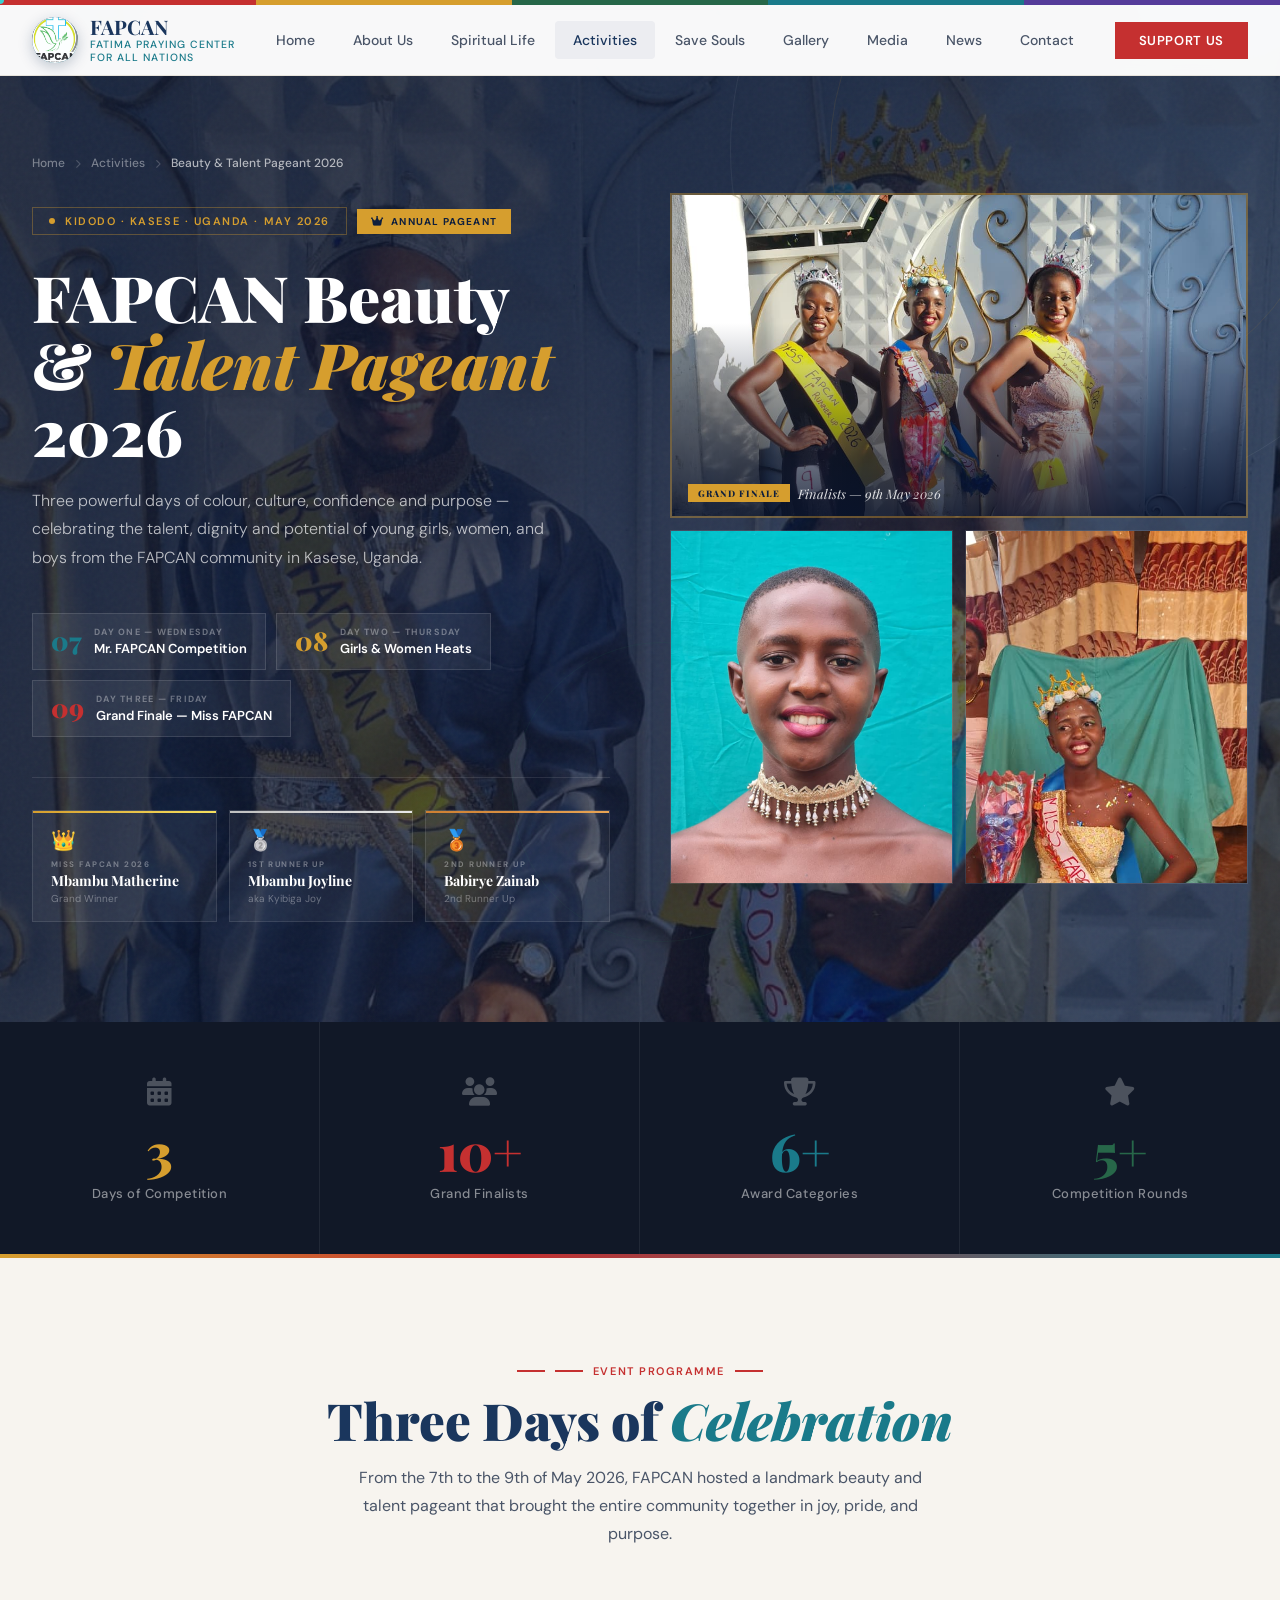
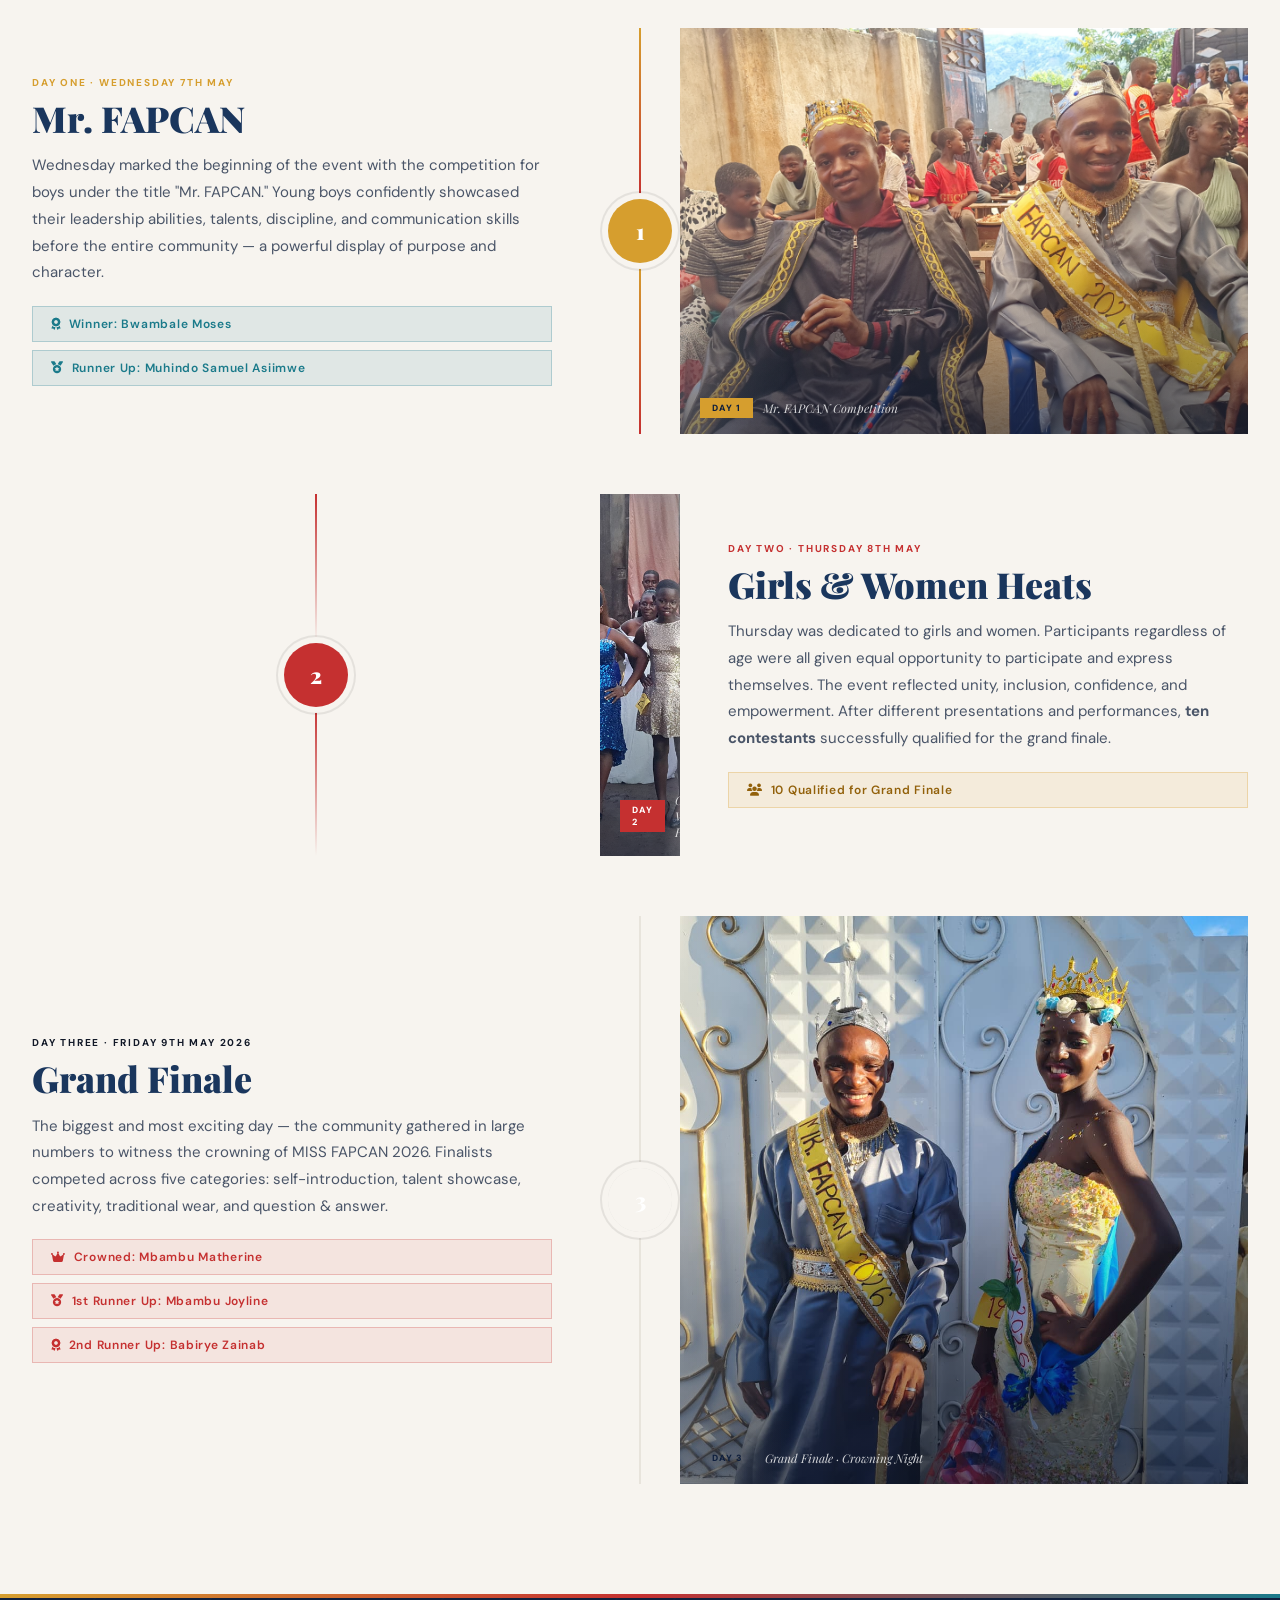
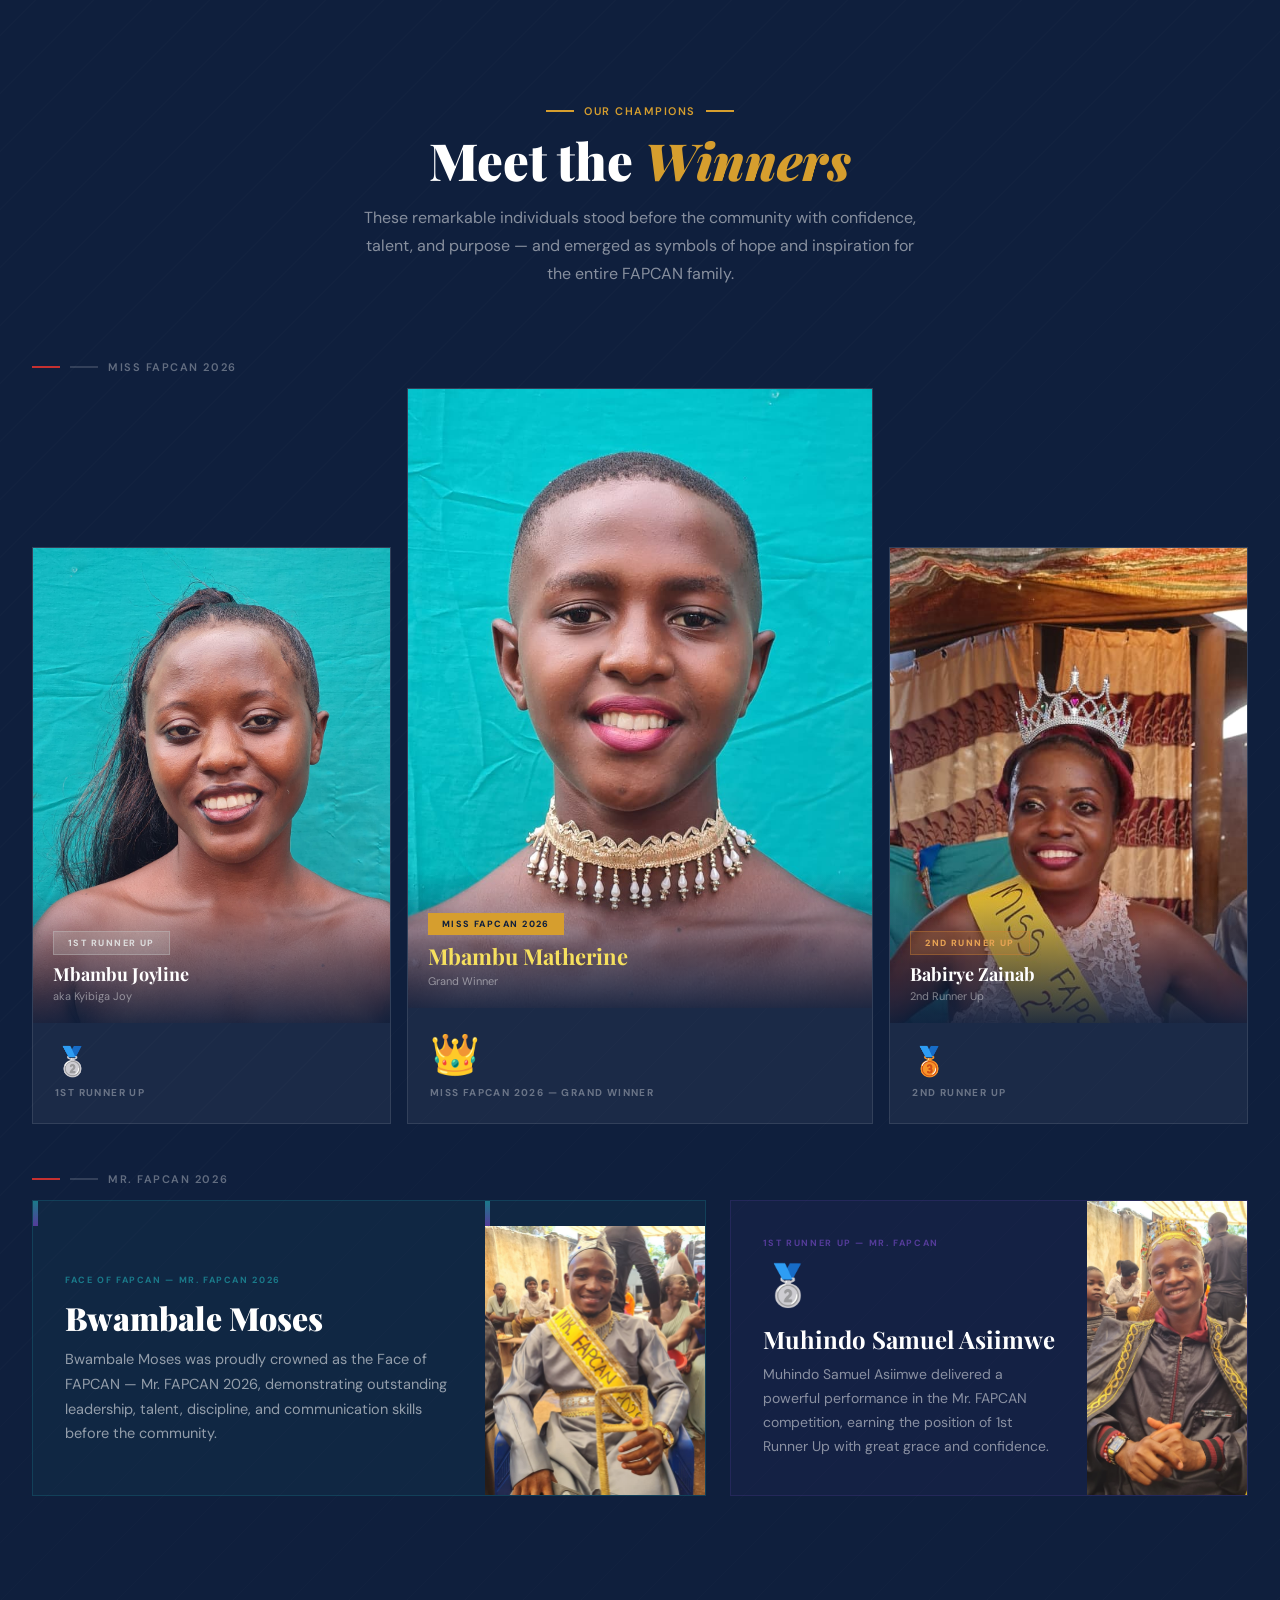
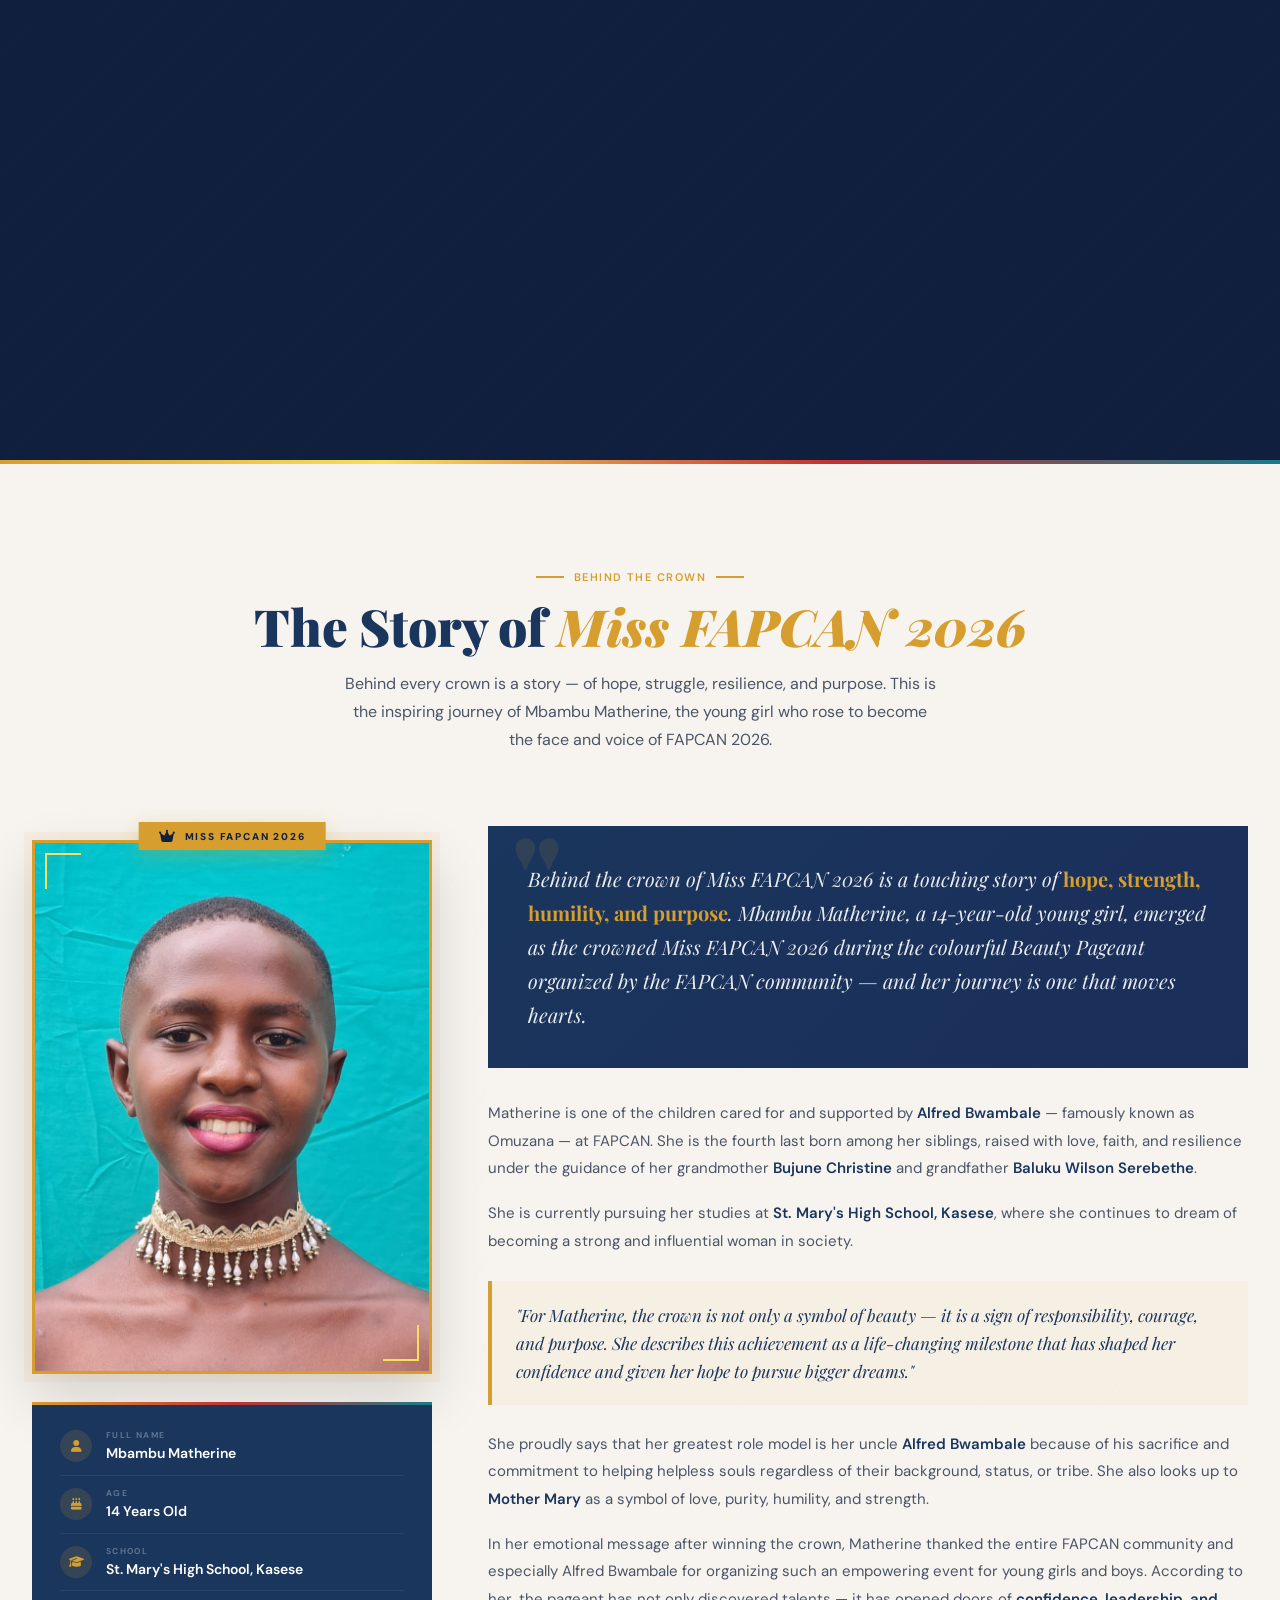
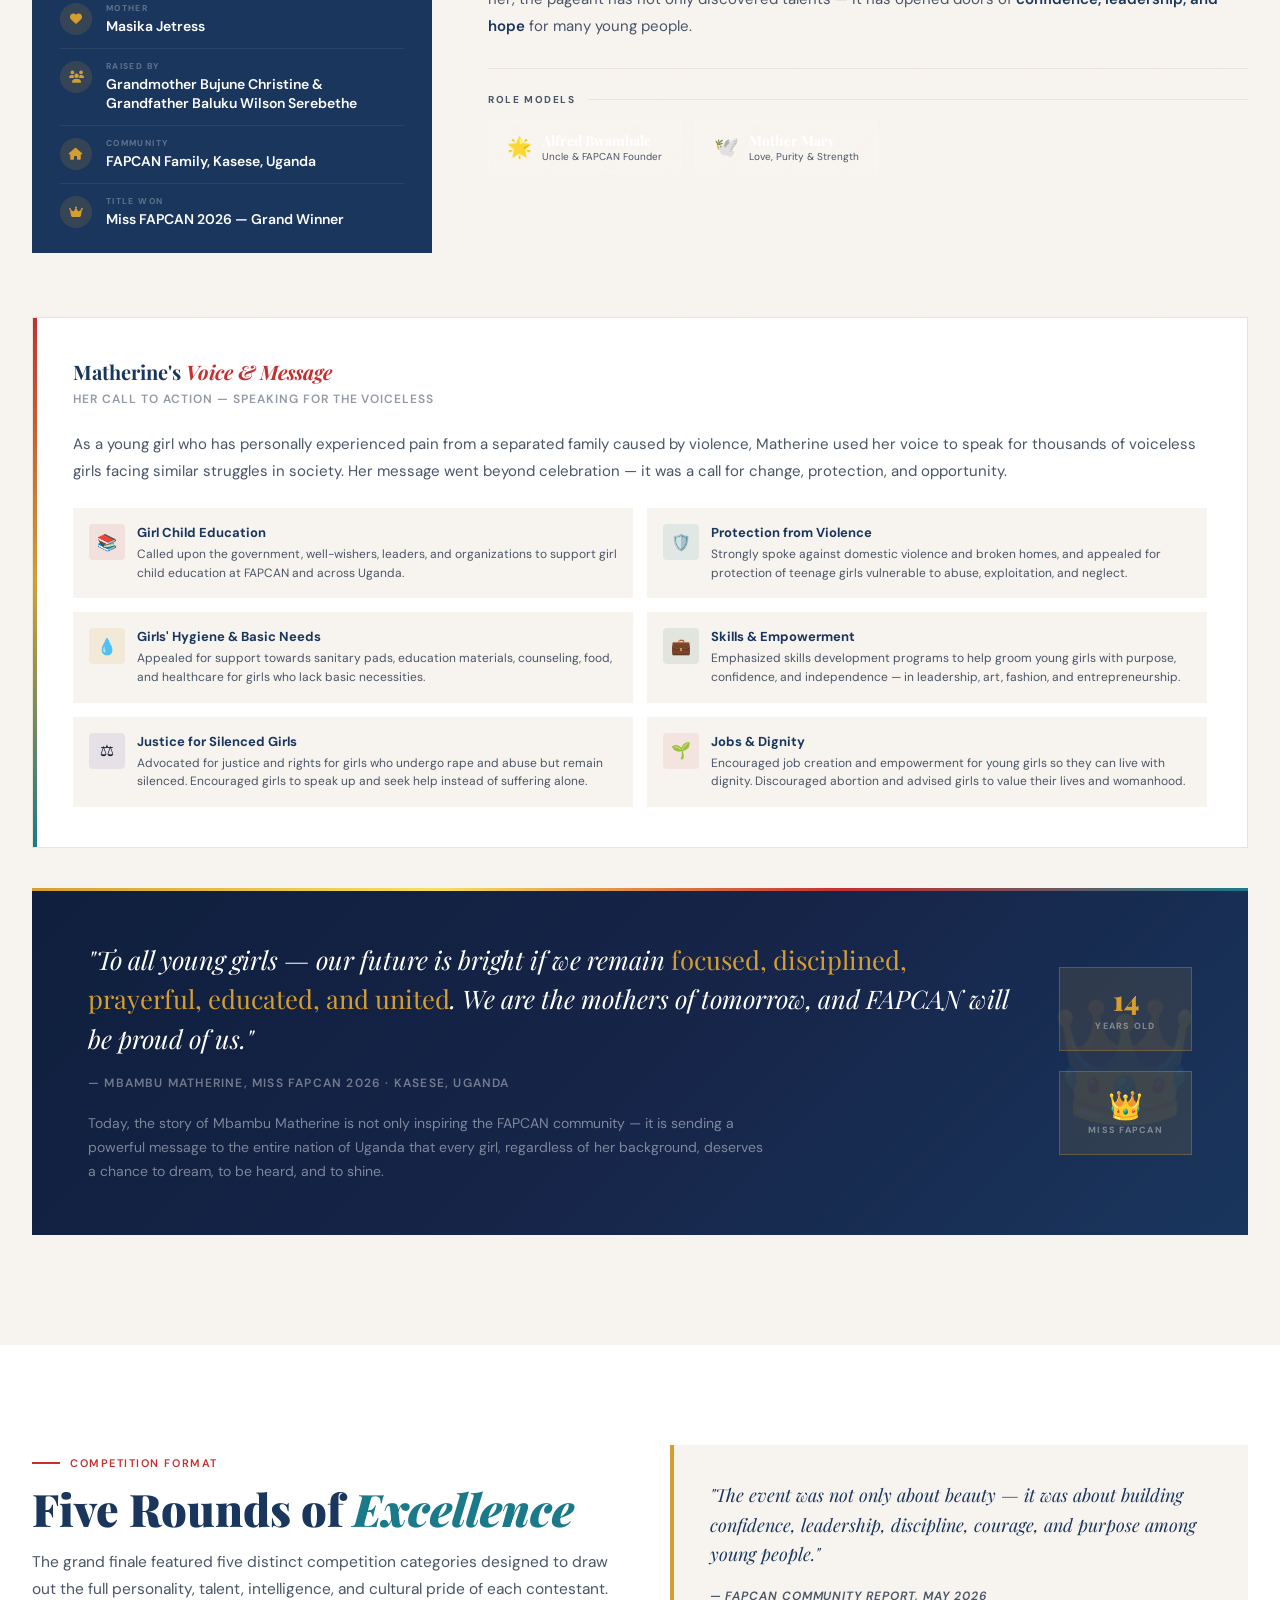
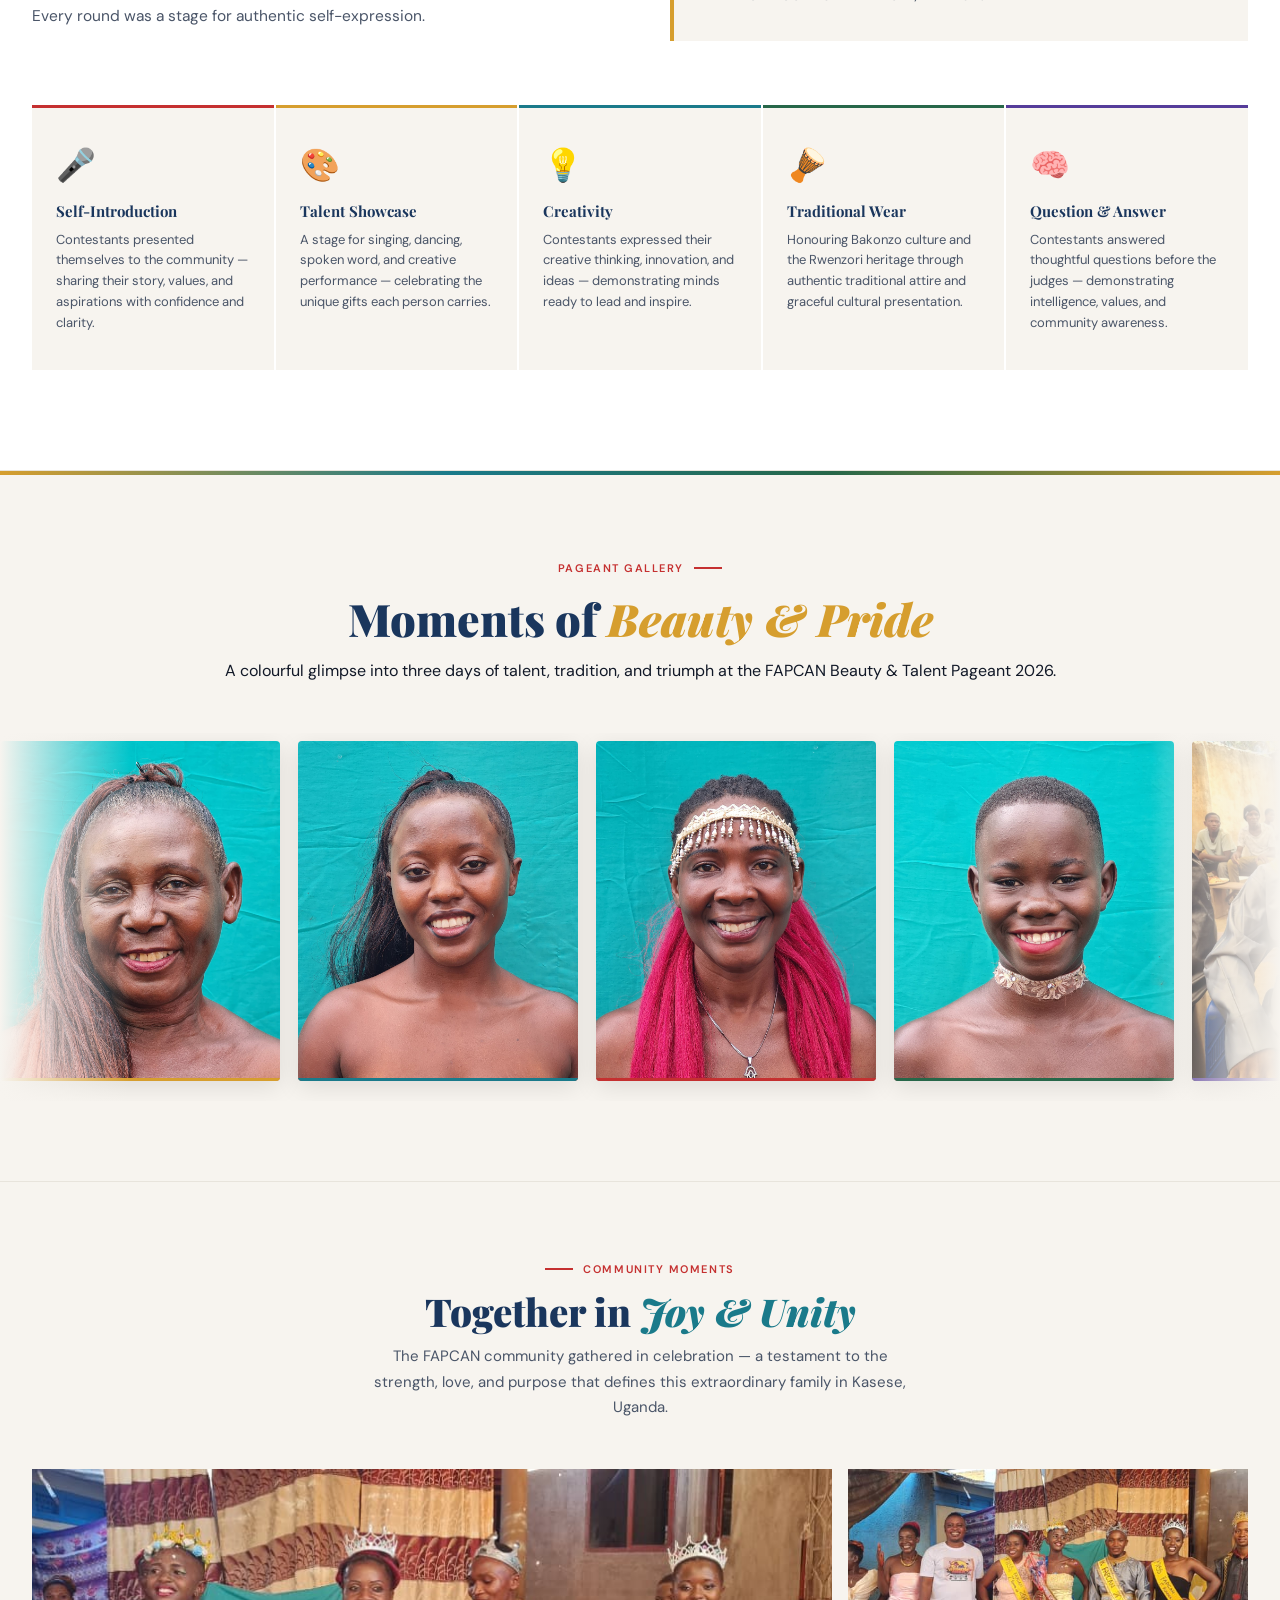
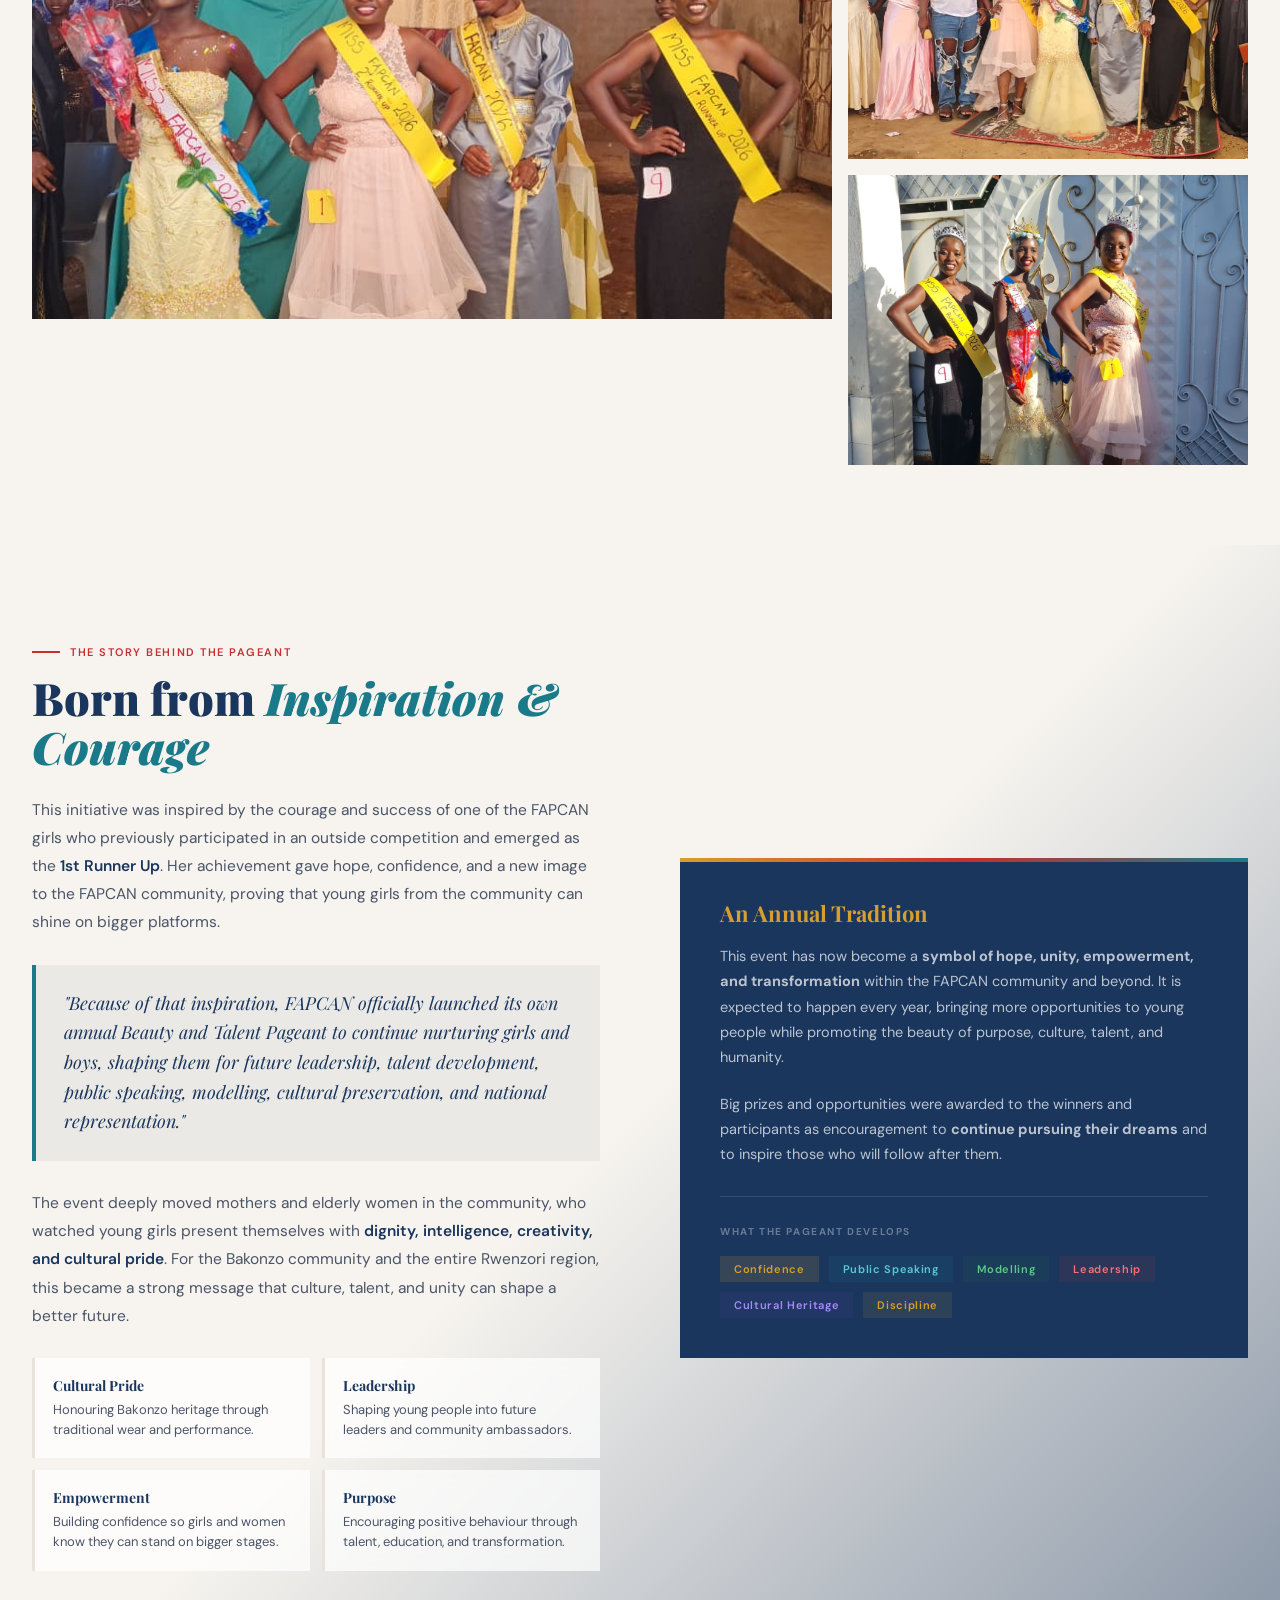
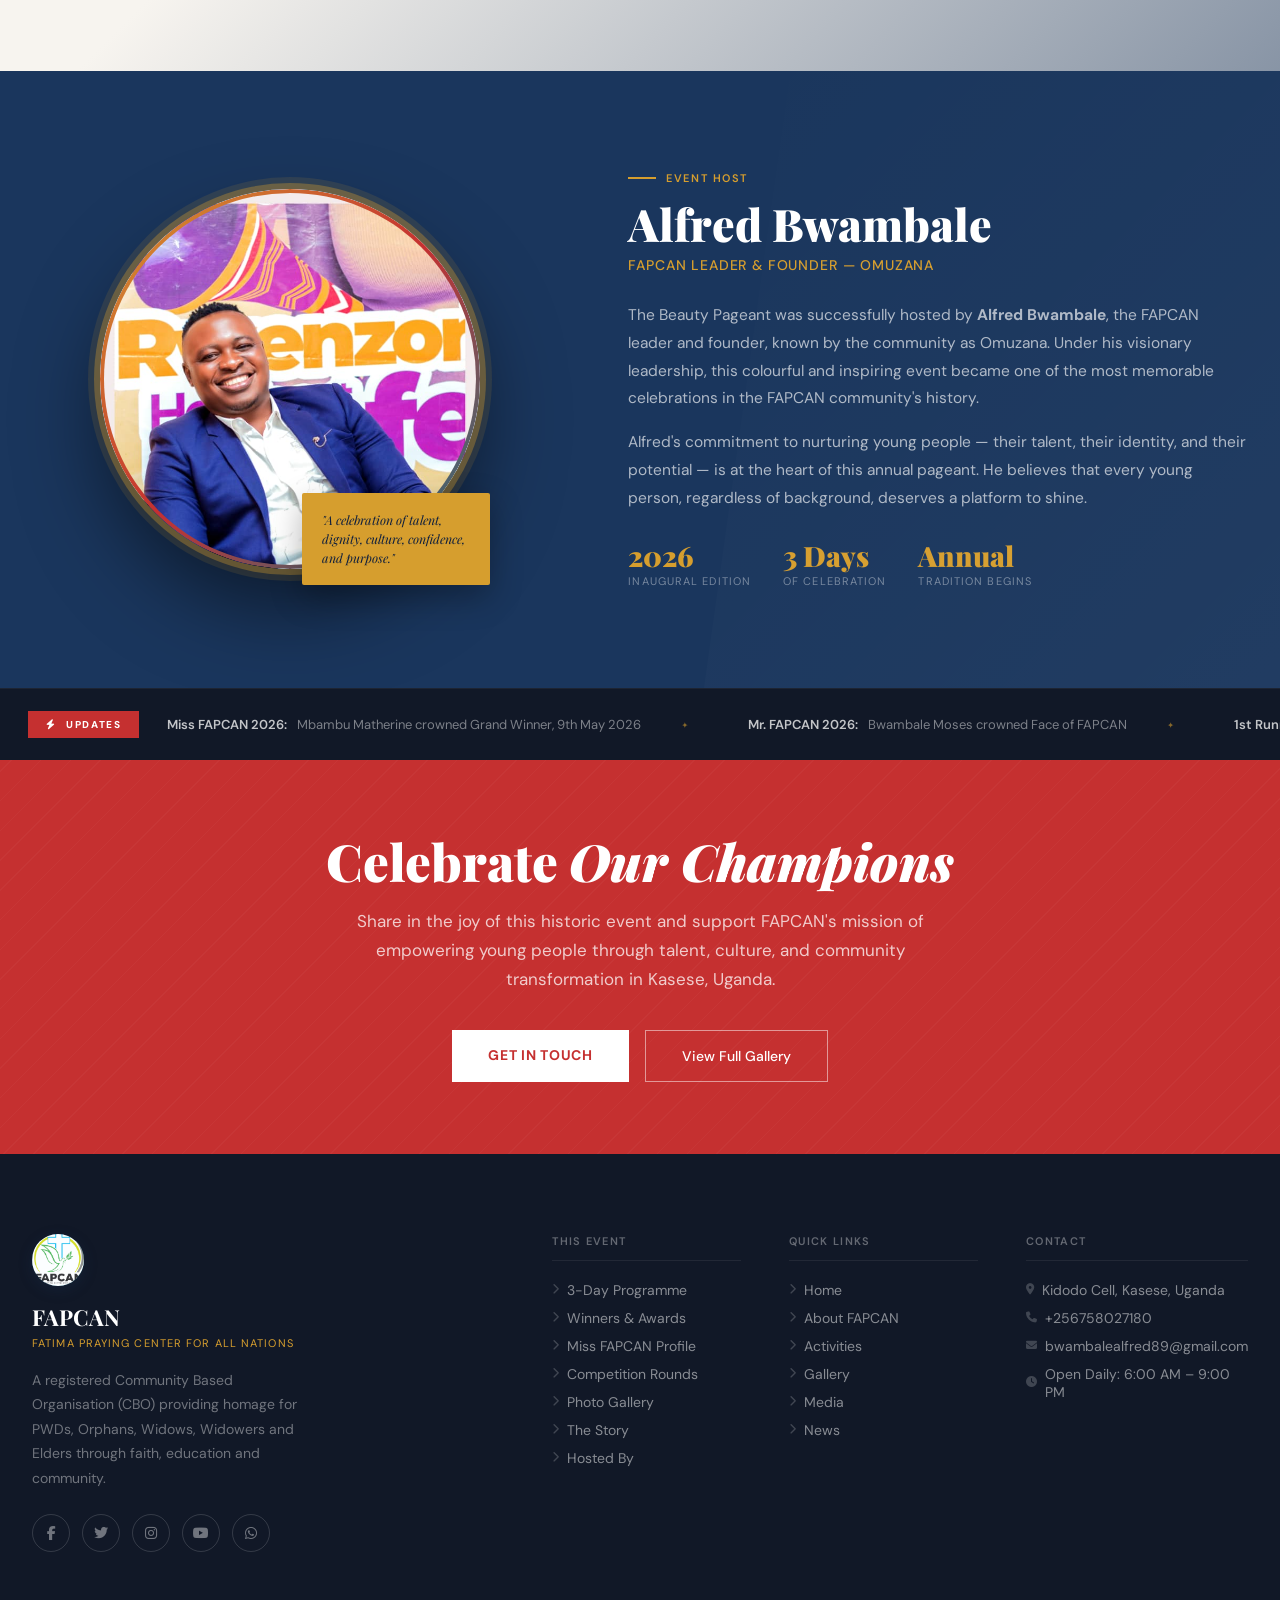
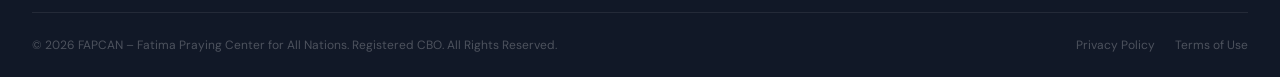
<file: event.html>
<!DOCTYPE html>
<html lang="en">
<head>
<meta charset="UTF-8">
<meta name="viewport" content="width=device-width, initial-scale=1.0">
<title>FAPCAN Beauty & Talent Pageant 2026 | Miss & Mr FAPCAN</title>
<link rel="preconnect" href="https://fonts.googleapis.com">
<link href="https://fonts.googleapis.com/css2?family=Playfair+Display:ital,wght@0,400;0,600;0,700;0,900;1,400;1,700&family=DM+Sans:ital,wght@0,300;0,400;0,500;0,600;1,300&display=swap" rel="stylesheet">
<link rel="stylesheet" href="https://cdnjs.cloudflare.com/ajax/libs/font-awesome/6.4.0/css/all.min.css">
<style>
/* ══════════════════════════════════════════
   MIF DESIGN SYSTEM — FAPCAN EDITION
═══════════════════════════════════════════ */
:root {
  --navy:    #1A365D;
  --navy-dk: #0f1f3d;
  --red:     #C53030;
  --gold:    #D69E2E;
  --gold-lt: #F6E05E;
  --green:   #276749;
  --teal:    #1A7A8A;
  --purple:  #553C9A;
  --off-white: #F7F4EF;
  --light-gray: #E8E4DC;
  --mid:     #4A5568;
  --dark:    #111827;
  --white:   #FFFFFF;
  --font-serif: 'Playfair Display', Georgia, serif;
  --font-sans:  'DM Sans', system-ui, sans-serif;
  --ease-out: cubic-bezier(0.16, 1, 0.3, 1);
  --ease-in-out: cubic-bezier(0.45, 0, 0.55, 1);
}
*, *::before, *::after { box-sizing: border-box; margin: 0; padding: 0; }
html { scroll-behavior: smooth; font-size: 16px; }
body { font-family: var(--font-sans); background: var(--off-white); color: var(--dark); overflow-x: hidden; cursor: none; }

/* ── CUSTOM CURSOR ── */
.cursor { position: fixed; top: 0; left: 0; z-index: 9999; pointer-events: none; mix-blend-mode: difference; }
.cursor-dot { width: 8px; height: 8px; border-radius: 50%; background: var(--white); transform: translate(-50%,-50%); transition: transform 0.1s; }
.cursor-ring { width: 36px; height: 36px; border-radius: 50%; border: 1.5px solid rgba(255,255,255,0.6); transform: translate(-50%,-50%); transition: width 0.3s var(--ease-out), height 0.3s var(--ease-out), opacity 0.3s, transform 0.08s; margin-top: -22px; margin-left: -14px; }
body.hovering .cursor-ring { width: 56px; height: 56px; opacity: 0.5; }

/* ── COLOUR BAND ── */
.colour-band { height: 5px; width: 100%; background: linear-gradient(to right, var(--red) 0%, var(--red) 20%, var(--gold) 20%, var(--gold) 40%, var(--green) 40%, var(--green) 60%, var(--teal) 60%, var(--teal) 80%, var(--purple) 80%, var(--purple) 100%); position: fixed; top: 0; left: 0; z-index: 1001; transform-origin: left; animation: bandReveal 1s var(--ease-out) both; }
@keyframes bandReveal { from { transform: scaleX(0); } to { transform: scaleX(1); } }

/* ── NAV ── */
nav { position: fixed; top: 5px; left: 0; right: 0; z-index: 1000; background: rgba(255,255,255,0.97); border-bottom: 1px solid var(--light-gray); backdrop-filter: blur(12px); transition: box-shadow 0.3s; }
nav.scrolled { box-shadow: 0 4px 24px rgba(0,0,0,0.08); }
.nav-inner { max-width: 1320px; margin: 0 auto; padding: 0 32px; display: flex; align-items: center; justify-content: space-between; height: 70px; }
.logo { display: flex; align-items: center; gap: 12px; text-decoration: none; }
.logo-badge { width: 46px; height: 46px; border-radius: 50%; flex-shrink: 0; background: linear-gradient(135deg, var(--navy), var(--teal)); display: flex; align-items: center; justify-content: center; overflow: hidden; box-shadow: 0 4px 14px rgba(26,54,93,0.25); }
.logo-badge img { width: 100%; height: 100%; object-fit: cover; }
.logo-badge-fallback { font-family: var(--font-serif); font-weight: 900; font-size: 15px; color: white; letter-spacing: -0.5px; }
.logo-text { display: flex; flex-direction: column; }
.logo-text strong { font-family: var(--font-serif); font-weight: 700; font-size: 20px; color: var(--navy); line-height: 1.1; }
.logo-text span { font-size: 10.5px; font-weight: 500; color: var(--teal); letter-spacing: 0.1em; text-transform: uppercase; }
.nav-links { display: flex; list-style: none; gap: 2px; }
.nav-item { position: relative; }
.nav-link { display: flex; align-items: center; gap: 6px; padding: 10px 18px; font-size: 14px; font-weight: 500; color: var(--mid); text-decoration: none; border-radius: 4px; transition: color 0.2s, background 0.2s; }
.nav-link:hover, .nav-link.active { color: var(--navy); background: rgba(26,54,93,0.05); }
.nav-cta { background: var(--red); color: white; border: none; cursor: pointer; padding: 10px 24px; font-size: 13px; font-weight: 600; letter-spacing: 0.05em; text-transform: uppercase; transition: background 0.2s, transform 0.15s; text-decoration: none; display: inline-block; }
.nav-cta:hover { background: #9B2C2C; transform: translateY(-1px); }
.hamburger { display: none; cursor: pointer; padding: 6px; background: none; border: none; flex-direction: column; gap: 5px; }
.hamburger span { display: block; width: 24px; height: 2px; background: var(--navy); transition: transform 0.3s, opacity 0.3s; }
.mobile-menu { position: fixed; top: 75px; left: 0; right: 0; bottom: 0; background: white; z-index: 999; overflow-y: auto; transform: translateX(100%); transition: transform 0.4s var(--ease-out); padding: 20px 0; }
.mobile-menu.open { transform: none; }
.mob-link { display: block; padding: 16px 32px; font-size: 16px; font-weight: 500; color: var(--navy); text-decoration: none; border-bottom: 1px solid var(--light-gray); transition: background 0.15s; }
.mob-link:hover { background: var(--off-white); }

/* ── REVEAL ANIMATION ── */
.reveal { opacity: 0; transform: translateY(40px); transition: opacity 0.8s var(--ease-out), transform 0.8s var(--ease-out); }
.reveal.visible { opacity: 1; transform: none; }
.reveal-left { opacity: 0; transform: translateX(-50px); transition: opacity 0.9s var(--ease-out), transform 0.9s var(--ease-out); }
.reveal-left.visible { opacity: 1; transform: none; }
.reveal-right { opacity: 0; transform: translateX(50px); transition: opacity 0.9s var(--ease-out), transform 0.9s var(--ease-out); }
.reveal-right.visible { opacity: 1; transform: none; }
.reveal-delay-1 { transition-delay: 0.1s; }
.reveal-delay-2 { transition-delay: 0.2s; }
.reveal-delay-3 { transition-delay: 0.3s; }
.reveal-delay-4 { transition-delay: 0.4s; }

.section-label { font-size: 11px; font-weight: 600; letter-spacing: 0.14em; text-transform: uppercase; color: var(--red); margin-bottom: 14px; display: flex; align-items: center; gap: 10px; }
.section-label::before { content: ''; width: 28px; height: 2px; background: var(--red); display: block; }

/* ════════════════════════════════════════
   HERO — PAGEANT  (with background image)
════════════════════════════════════════ */
.pageant-hero {
  min-height: 100vh;
  padding-top: 75px;
  position: relative;
  overflow: hidden;
  display: flex;
  align-items: center;
}

.pageant-hero-bg {
  position: absolute;
  inset: 0;
  z-index: 0;
}
.pageant-hero-bg img {
  width: 100%;
  height: 100%;
  object-fit: cover;
  object-position: center top;
  display: block;
}
.pageant-hero-bg::after {
  content: '';
  position: absolute;
  inset: 0;
  background: linear-gradient(
    135deg,
    rgba(10, 20, 45, 0.88) 0%,
    rgba(10, 20, 45, 0.82) 40%,
    rgba(10, 20, 45, 0.65) 70%,
    rgba(10, 20, 45, 0.55) 100%
  );
}

.pageant-hero-geo { position: absolute; inset: 0; overflow: hidden; pointer-events: none; z-index: 1; }
.pageant-hero-geo-ring { position: absolute; border-radius: 50%; border: 1px solid rgba(255,255,255,0.06); animation: geoSpin linear infinite; }
.pageant-hero-geo-ring:nth-child(1) { width: 700px; height: 700px; top: -200px; right: -150px; animation-duration: 60s; }
.pageant-hero-geo-ring:nth-child(2) { width: 500px; height: 500px; top: -100px; right: -50px; animation-duration: 45s; animation-direction: reverse; border-color: rgba(214,158,46,0.1); }
.pageant-hero-geo-ring:nth-child(3) { width: 300px; height: 300px; bottom: 80px; left: 40%; animation-duration: 35s; border-color: rgba(39,103,73,0.12); }
@keyframes geoSpin { from { transform: rotate(0deg); } to { transform: rotate(360deg); } }

.pageant-hero::after { content: ''; position: absolute; inset: 0; pointer-events: none; opacity: 0.04; z-index: 2; background-image: url("data:image/svg+xml,%3Csvg viewBox='0 0 256 256' xmlns='http://www.w3.org/2000/svg'%3E%3Cfilter id='noise'%3E%3CfeTurbulence type='fractalNoise' baseFrequency='0.9' numOctaves='4' stitchTiles='stitch'/%3E%3C/filter%3E%3Crect width='100%25' height='100%25' filter='url(%23noise)'/%3E%3C/svg%3E"); }

.pageant-hero-inner {
  max-width: 1320px;
  margin: 0 auto;
  padding: 80px 32px 100px;
  position: relative;
  z-index: 3;
  width: 100%;
  display: grid;
  grid-template-columns: 1fr 1fr;
  gap: 60px;
  align-items: center;
}

.pageant-hero-breadcrumb {
  display: flex; align-items: center; gap: 10px;
  font-size: 12px; font-weight: 500; color: rgba(255,255,255,0.4);
  margin-bottom: 36px;
  animation: fadeUp 0.7s 0.1s var(--ease-out) both;
}
.pageant-hero-breadcrumb a { color: rgba(255,255,255,0.4); text-decoration: none; transition: color 0.2s; }
.pageant-hero-breadcrumb a:hover { color: var(--gold); }
.pageant-hero-breadcrumb i { font-size: 9px; color: rgba(255,255,255,0.2); }

.pageant-hero-badges {
  display: flex; align-items: center; gap: 10px; flex-wrap: wrap;
  margin-bottom: 28px;
  animation: fadeUp 0.8s 0.2s var(--ease-out) both;
}
.hero-tag { display: inline-flex; align-items: center; gap: 10px; font-size: 11px; font-weight: 600; letter-spacing: 0.14em; text-transform: uppercase; color: var(--gold); border: 1px solid rgba(214,158,46,0.35); padding: 6px 16px; }
.hero-tag::before { content: ''; width: 6px; height: 6px; border-radius: 50%; background: var(--gold); animation: pulse 2s infinite; }
@keyframes pulse { 0%,100%{opacity:1;transform:scale(1)} 50%{opacity:0.5;transform:scale(0.8)} }
.hero-cbo-badge { display: inline-flex; align-items: center; gap: 7px; font-size: 10px; font-weight: 700; letter-spacing: 0.12em; text-transform: uppercase; color: var(--navy-dk); background: var(--gold); padding: 6px 14px; }
.hero-cbo-badge i { font-size: 11px; }

.pageant-hero-title {
  font-family: var(--font-serif); font-weight: 900;
  font-size: clamp(38px, 5vw, 72px); line-height: 1.05;
  color: white;
  margin-bottom: 22px;
  animation: fadeUp 0.9s 0.35s var(--ease-out) both;
}
.pageant-hero-title em { font-style: italic; color: var(--gold); }

.pageant-hero-desc {
  font-size: 16px; font-weight: 300; color: rgba(255,255,255,0.7);
  max-width: 540px; line-height: 1.8; margin-bottom: 40px;
  animation: fadeUp 0.9s 0.5s var(--ease-out) both;
}

.pageant-days-strip {
  display: flex; gap: 10px; flex-wrap: wrap;
  margin-bottom: 0;
  animation: fadeUp 0.9s 0.6s var(--ease-out) both;
}
.day-pill {
  display: flex; align-items: center; gap: 12px;
  background: rgba(255,255,255,0.06);
  border: 1px solid rgba(255,255,255,0.12);
  padding: 12px 18px;
  transition: background 0.3s, border-color 0.3s;
  cursor: default;
}
.day-pill:hover { background: rgba(255,255,255,0.1); border-color: rgba(214,158,46,0.4); }
.day-pill-num { font-family: var(--font-serif); font-weight: 900; font-size: 26px; color: var(--gold); line-height: 1; }
.day-pill-info { display: flex; flex-direction: column; }
.day-pill-label { font-size: 9px; font-weight: 700; letter-spacing: 0.14em; text-transform: uppercase; color: rgba(255,255,255,0.35); margin-bottom: 2px; }
.day-pill-day { font-size: 13px; font-weight: 600; color: white; }
.day-pill:nth-child(1) .day-pill-num { color: var(--teal); }
.day-pill:nth-child(2) .day-pill-num { color: var(--gold); }
.day-pill:nth-child(3) .day-pill-num { color: var(--red); }

.pageant-hero-right {
  animation: fadeUp 1.1s 0.5s var(--ease-out) both;
  position: relative;
}
.hero-img-showcase {
  display: grid;
  grid-template-columns: 1fr 1fr;
  grid-template-rows: auto auto;
  gap: 12px;
}
.hero-img-showcase .hi-main {
  grid-column: 1 / -1;
  aspect-ratio: 16/9;
  overflow: hidden;
  position: relative;
  border: 2px solid rgba(214,158,46,0.4);
}
.hero-img-showcase .hi-main img {
  width: 100%; height: 100%; object-fit: cover; object-position: top center;
  display: block; transition: transform 0.6s var(--ease-out);
}
.hero-img-showcase .hi-main:hover img { transform: scale(1.05); }
.hero-img-showcase .hi-main::after {
  content: '';
  position: absolute; bottom: 0; left: 0; right: 0;
  height: 60%; background: linear-gradient(to top, rgba(10,20,45,0.85), transparent);
  pointer-events: none;
}
.hi-main-label {
  position: absolute; bottom: 14px; left: 16px; z-index: 2;
  font-family: var(--font-serif); font-style: italic; font-size: 13px;
  color: rgba(255,255,255,0.85);
  display: flex; align-items: center; gap: 8px;
}
.hi-main-label span { background: var(--gold); color: var(--navy-dk); font-size: 9px; font-weight: 800; font-style: normal; letter-spacing: 0.12em; text-transform: uppercase; padding: 3px 10px; }

.hero-img-showcase .hi-thumb {
  aspect-ratio: 4/5;
  overflow: hidden;
  position: relative;
  border: 1px solid rgba(255,255,255,0.1);
  transition: border-color 0.3s;
}
.hero-img-showcase .hi-thumb:hover { border-color: rgba(214,158,46,0.5); }
.hero-img-showcase .hi-thumb img {
  width: 100%; height: 100%; object-fit: cover; object-position: top center;
  display: block; transition: transform 0.5s var(--ease-out);
}
.hero-img-showcase .hi-thumb:hover img { transform: scale(1.07); }
.hi-thumb-label {
  position: absolute; bottom: 0; left: 0; right: 0;
  padding: 28px 12px 10px;
  background: linear-gradient(to top, rgba(10,20,45,0.9), transparent);
  font-size: 11px; color: rgba(255,255,255,0.75); font-weight: 500;
  opacity: 0; transition: opacity 0.3s;
}
.hero-img-showcase .hi-thumb:hover .hi-thumb-label { opacity: 1; }

.hero-winners-strip {
  margin-top: 40px;
  padding-top: 32px;
  border-top: 1px solid rgba(255,255,255,0.1);
  display: grid; grid-template-columns: repeat(3,1fr); gap: 12px;
  animation: fadeUp 1s 0.8s var(--ease-out) both;
}
.hws-card {
  background: rgba(255,255,255,0.05);
  border: 1px solid rgba(255,255,255,0.1);
  padding: 16px 18px;
  position: relative;
  overflow: hidden;
  transition: background 0.3s, border-color 0.3s;
}
.hws-card:hover { background: rgba(255,255,255,0.09); border-color: rgba(214,158,46,0.4); }
.hws-card::before { content: ''; position: absolute; top: 0; left: 0; right: 0; height: 2px; }
.hws-card:nth-child(1)::before { background: linear-gradient(to right, var(--gold), var(--gold-lt)); }
.hws-card:nth-child(2)::before { background: linear-gradient(to right, #C0C0C0, #E8E8E8); }
.hws-card:nth-child(3)::before { background: linear-gradient(to right, #CD7F32, #E8A454); }
.hws-icon { font-size: 20px; margin-bottom: 6px; }
.hws-label { font-size: 8px; font-weight: 700; letter-spacing: 0.18em; text-transform: uppercase; color: rgba(255,255,255,0.35); margin-bottom: 4px; }
.hws-name { font-family: var(--font-serif); font-weight: 700; font-size: 14px; color: white; line-height: 1.2; }
.hws-sub { font-size: 10px; color: rgba(255,255,255,0.35); margin-top: 2px; }

@keyframes fadeUp { from { opacity: 0; transform: translateY(32px); } to { opacity: 1; transform: translateY(0); } }

/* ════════════════════════════════════════
   IMPACT STRIP
════════════════════════════════════════ */
.impact-strip { background: var(--dark); padding: 0; display: grid; grid-template-columns: repeat(4, 1fr); }
.impact-item { padding: 52px 32px; border-right: 1px solid rgba(255,255,255,0.07); text-align: center; position: relative; overflow: hidden; transition: background 0.3s; }
.impact-item:last-child { border-right: none; }
.impact-item::before { content: ''; position: absolute; bottom: 0; left: 0; right: 0; height: 3px; transform: scaleX(0); transform-origin: left; transition: transform 0.4s var(--ease-out); }
.impact-item:nth-child(1)::before { background: var(--gold); }
.impact-item:nth-child(2)::before { background: var(--red); }
.impact-item:nth-child(3)::before { background: var(--teal); }
.impact-item:nth-child(4)::before { background: var(--green); }
.impact-item:hover::before { transform: scaleX(1); }
.impact-item:hover { background: rgba(255,255,255,0.03); }
.impact-icon { font-size: 28px; color: rgba(255,255,255,0.25); margin-bottom: 14px; }
.impact-num { font-family: var(--font-serif); font-weight: 900; font-size: 52px; color: white; line-height: 1; margin-bottom: 8px; }
.impact-item:nth-child(1) .impact-num { color: var(--gold); }
.impact-item:nth-child(2) .impact-num { color: var(--red); }
.impact-item:nth-child(3) .impact-num { color: var(--teal); }
.impact-item:nth-child(4) .impact-num { color: var(--green); }
.impact-label { font-size: 13px; font-weight: 500; color: rgba(255,255,255,0.5); letter-spacing: 0.04em; }

/* ════════════════════════════════════════
   THREE-DAY TIMELINE
════════════════════════════════════════ */
.timeline-section {
  background: var(--off-white);
  padding: 110px 0;
  position: relative;
  overflow: hidden;
}
.timeline-section::before {
  content: ''; position: absolute; top: 0; left: 0; right: 0; height: 4px;
  background: linear-gradient(to right, var(--gold) 0%, var(--red) 40%, var(--teal) 100%);
}
.timeline-inner { max-width: 1320px; margin: 0 auto; padding: 0 32px; }
.timeline-header { text-align: center; margin-bottom: 80px; }
.timeline-header h2 { font-family: var(--font-serif); font-weight: 900; font-size: clamp(30px, 4vw, 56px); color: var(--navy); line-height: 1.1; margin-bottom: 16px; }
.timeline-header h2 em { font-style: italic; color: var(--teal); }
.timeline-header p { font-size: 16px; color: var(--mid); max-width: 580px; margin: 0 auto; line-height: 1.75; }

.day-row {
  display: grid;
  grid-template-columns: 1fr 80px 1fr;
  gap: 0 0;
  align-items: stretch;
  margin-bottom: 60px;
  position: relative;
}
.day-row:last-child { margin-bottom: 0; }

.day-text-panel {
  padding: 48px 48px 48px 0;
  display: flex;
  flex-direction: column;
  justify-content: center;
}
.day-row.reverse .day-text-panel {
  padding: 48px 0 48px 48px;
  order: 3;
}

.day-spine {
  display: flex;
  flex-direction: column;
  align-items: center;
  position: relative;
  z-index: 2;
}
.day-spine-line {
  width: 2px;
  flex: 1;
  background: var(--light-gray);
}
.day-spine-line.top { background: linear-gradient(to bottom, transparent, var(--light-gray)); }
.day-spine-line.bottom { background: linear-gradient(to bottom, var(--light-gray), transparent); }
.day-dot {
  width: 64px;
  height: 64px;
  border-radius: 50%;
  display: flex;
  align-items: center;
  justify-content: center;
  font-family: var(--font-serif);
  font-weight: 900;
  font-size: 22px;
  color: white;
  flex-shrink: 0;
  box-shadow: 0 0 0 6px var(--off-white), 0 0 0 8px rgba(0,0,0,0.08);
  position: relative;
  z-index: 3;
}
.day-row:nth-child(1) .day-dot { background: var(--teal); }
.day-row:nth-child(2) .day-dot { background: var(--gold); }
.day-row:nth-child(3) .day-dot { background: var(--red); }

.day-row:nth-child(1) .day-spine-line { background: linear-gradient(to bottom, transparent, var(--teal) 30%, var(--gold) 100%); }
.day-row:nth-child(2) .day-spine-line { background: linear-gradient(to bottom, var(--gold), var(--red)); }
.day-row:nth-child(3) .day-spine-line { background: linear-gradient(to bottom, var(--red), transparent); }

.day-img-panel {
  position: relative;
  overflow: hidden;
  min-height: 360px;
}
.day-row.reverse .day-img-panel {
  order: 1;
}
.day-img-panel img {
  width: 100%;
  height: 100%;
  object-fit: cover;
  object-position: center top;
  display: block;
  transition: transform 0.6s var(--ease-out);
}
.day-img-panel:hover img { transform: scale(1.04); }
.day-img-panel::after {
  content: '';
  position: absolute;
  inset: 0;
  background: linear-gradient(to bottom, rgba(10,20,45,0) 50%, rgba(10,20,45,0.55) 100%);
  pointer-events: none;
}
.day-row:not(.reverse) .day-img-panel::before {
  content: '';
  position: absolute;
  inset: 0;
  background: linear-gradient(to right, rgba(247,244,239,0.18) 0%, transparent 20%);
  pointer-events: none;
  z-index: 1;
}
.day-row.reverse .day-img-panel::before {
  content: '';
  position: absolute;
  inset: 0;
  background: linear-gradient(to left, rgba(247,244,239,0.18) 0%, transparent 20%);
  pointer-events: none;
  z-index: 1;
}
.day-img-caption {
  position: absolute;
  bottom: 0; left: 0; right: 0;
  padding: 28px 20px 16px;
  z-index: 2;
  display: flex;
  align-items: center;
  gap: 10px;
}
.day-img-caption-tag {
  font-size: 9px;
  font-weight: 800;
  letter-spacing: 0.14em;
  text-transform: uppercase;
  color: var(--navy-dk);
  padding: 4px 12px;
}
.day-row:nth-child(1) .day-img-caption-tag { background: var(--teal); color: white; }
.day-row:nth-child(2) .day-img-caption-tag { background: var(--gold); }
.day-row:nth-child(3) .day-img-caption-tag { background: var(--red); color: white; }
.day-img-caption-text {
  font-family: var(--font-serif);
  font-style: italic;
  font-size: 12px;
  color: rgba(255,255,255,0.8);
}

.tl-day-label { font-size: 10px; font-weight: 700; letter-spacing: 0.18em; text-transform: uppercase; margin-bottom: 10px; }
.day-row:nth-child(1) .tl-day-label { color: var(--teal); }
.day-row:nth-child(2) .tl-day-label { color: var(--gold); }
.day-row:nth-child(3) .tl-day-label { color: var(--red); }
.tl-date { font-family: var(--font-serif); font-weight: 900; font-size: clamp(24px, 2.8vw, 38px); color: var(--navy); line-height: 1.1; margin-bottom: 14px; }
.tl-body { font-size: 15px; color: var(--mid); line-height: 1.78; margin-bottom: 20px; }
.tl-badge {
  display: inline-flex; align-items: center; gap: 8px;
  padding: 9px 18px;
  font-size: 12px; font-weight: 600; letter-spacing: 0.06em;
  margin-bottom: 8px;
}
.tl-badge:last-of-type { margin-bottom: 0; }
.tl-badge.teal { background: rgba(26,122,138,0.1); color: var(--teal); border: 1px solid rgba(26,122,138,0.25); }
.tl-badge.gold { background: rgba(214,158,46,0.1); color: #92610B; border: 1px solid rgba(214,158,46,0.3); }
.tl-badge.red  { background: rgba(197,48,48,0.08); color: var(--red); border: 1px solid rgba(197,48,48,0.25); }

@media (max-width: 900px) {
  .day-row {
    grid-template-columns: 1fr;
    grid-template-rows: auto auto auto;
    gap: 0;
    margin-bottom: 48px;
  }
  .day-row .day-img-panel { order: 1 !important; min-height: 260px; }
  .day-row .day-spine { order: 2; flex-direction: row; padding: 16px 24px; }
  .day-row .day-spine-line { width: auto; height: 2px; flex: 1; }
  .day-row .day-text-panel { order: 3 !important; padding: 28px 24px !important; }
}

/* ════════════════════════════════════════
   WINNERS SHOWCASE
════════════════════════════════════════ */
.winners-section {
  background: var(--navy-dk);
  padding: 110px 0;
  position: relative;
  overflow: hidden;
}
.winners-section::before {
  content: ''; position: absolute; inset: 0; pointer-events: none;
  background: repeating-linear-gradient(-45deg, transparent 0, transparent 40px, rgba(255,255,255,0.012) 40px, rgba(255,255,255,0.012) 41px);
}
.winners-section::after {
  content: ''; position: absolute; top: 0; left: 0; right: 0; height: 4px;
  background: linear-gradient(to right, var(--gold) 0%, var(--red) 50%, var(--teal) 100%);
}
.winners-inner { max-width: 1320px; margin: 0 auto; padding: 0 32px; position: relative; z-index: 2; }
.winners-header { text-align: center; margin-bottom: 72px; }
.winners-header .section-label { justify-content: center; color: var(--gold); }
.winners-header .section-label::before { background: var(--gold); }
.winners-header .section-label::after { content: ''; width: 28px; height: 2px; background: var(--gold); display: block; }
.winners-header h2 { font-family: var(--font-serif); font-weight: 900; font-size: clamp(30px, 4vw, 56px); color: white; line-height: 1.1; margin-bottom: 16px; }
.winners-header h2 em { font-style: italic; color: var(--gold); }
.winners-header p { font-size: 16px; color: rgba(255,255,255,0.5); max-width: 560px; margin: 0 auto; line-height: 1.75; }

.miss-podium {
  display: grid; grid-template-columns: 1fr 1.3fr 1fr; gap: 16px;
  margin-bottom: 48px; align-items: end;
}
.podium-card {
  position: relative; overflow: hidden;
  background: rgba(255,255,255,0.05);
  border: 1px solid rgba(255,255,255,0.1);
  transition: transform 0.4s var(--ease-out), border-color 0.4s, background 0.4s;
}
.podium-card:hover { transform: translateY(-8px); border-color: rgba(214,158,46,0.5); background: rgba(255,255,255,0.09); }
.podium-card::before { content: ''; position: absolute; top: 0; left: 0; right: 0; height: 3px; }
.podium-card.rank-1::before { background: linear-gradient(to right, var(--gold), var(--gold-lt), var(--gold)); }
.podium-card.rank-2::before { background: linear-gradient(to right, #C0C0C0, #E8E8E8, #C0C0C0); }
.podium-card.rank-3::before { background: linear-gradient(to right, #CD7F32, #E8A454, #CD7F32); }

.podium-img {
  width: 100%; aspect-ratio: 3/4; overflow: hidden; position: relative;
  background: rgba(255,255,255,0.04);
  display: flex; align-items: center; justify-content: center;
}
.podium-img img { width: 100%; height: 100%; object-fit: cover; object-position: top center; display: block; transition: transform 0.6s var(--ease-out); }
.podium-card:hover .podium-img img { transform: scale(1.06); }
.podium-img-placeholder { font-size: 72px; opacity: 0.2; }
.podium-img-overlay { position: absolute; bottom: 0; left: 0; right: 0; padding: 40px 20px 20px; background: linear-gradient(to top, rgba(15,31,61,0.9) 0%, transparent 100%); }
.podium-rank-badge {
  display: inline-flex; align-items: center; gap: 8px;
  font-size: 9px; font-weight: 800; letter-spacing: 0.16em; text-transform: uppercase;
  padding: 5px 14px; margin-bottom: 8px;
}
.rank-1 .podium-rank-badge { background: var(--gold); color: var(--navy-dk); }
.rank-2 .podium-rank-badge { background: rgba(192,192,192,0.25); color: #DDD; border: 1px solid rgba(192,192,192,0.4); }
.rank-3 .podium-rank-badge { background: rgba(205,127,50,0.2); color: #E8A454; border: 1px solid rgba(205,127,50,0.4); }

.podium-name { font-family: var(--font-serif); font-weight: 700; font-size: 18px; color: white; line-height: 1.25; margin-bottom: 4px; }
.rank-1 .podium-name { font-size: 22px; color: var(--gold-lt); }
.podium-sub { font-size: 11px; color: rgba(255,255,255,0.45); }

.podium-body { padding: 20px 22px 24px; }
.podium-crown { font-size: 28px; margin-bottom: 6px; display: block; }
.rank-1 .podium-crown { font-size: 40px; }
.podium-title-text { font-size: 10px; font-weight: 700; letter-spacing: 0.14em; text-transform: uppercase; color: rgba(255,255,255,0.35); }

.mr-row {
  display: grid; grid-template-columns: 1.3fr 1fr; gap: 24px; margin-bottom: 48px;
}
.mr-main-card {
  background: rgba(26,122,138,0.08);
  border: 1px solid rgba(26,122,138,0.3);
  display: grid; grid-template-columns: auto 1fr; gap: 0; overflow: hidden;
  transition: border-color 0.3s, background 0.3s;
}
.mr-main-card:hover { background: rgba(26,122,138,0.13); border-color: rgba(26,122,138,0.6); }
.mr-main-card::before { content: ''; display: block; width: 5px; background: linear-gradient(to bottom, var(--teal), var(--purple)); flex-shrink: 0; }
.mr-main-body { padding: 36px 32px; display: flex; flex-direction: column; justify-content: center; }
.mr-img-wrap { width: 240px; overflow: hidden; flex-shrink: 0; position: relative; background: rgba(255,255,255,0.04); display: flex; align-items: center; justify-content: center; }
.mr-img-wrap img { width: 100%; height: 100%; object-fit: cover; object-position: top center; display: block; transition: transform 0.5s; }
.mr-main-card:hover .mr-img-wrap img { transform: scale(1.05); }

.mr-runner-card {
  background: rgba(85,60,154,0.08);
  border: 1px solid rgba(85,60,154,0.25);
  overflow: hidden;
  display: grid;
  grid-template-columns: 1fr auto;
  transition: background 0.3s, border-color 0.3s;
}
.mr-runner-card:hover { background: rgba(85,60,154,0.13); border-color: rgba(85,60,154,0.5); }
.mr-runner-body { padding: 36px 32px; display: flex; flex-direction: column; justify-content: center; }
.mr-runner-img { width: 160px; overflow: hidden; flex-shrink: 0; position: relative; background: rgba(255,255,255,0.04); }
.mr-runner-img img { width: 100%; height: 100%; object-fit: cover; object-position: top center; display: block; transition: transform 0.5s; }
.mr-runner-card:hover .mr-runner-img img { transform: scale(1.05); }

.special-awards { margin-top: 24px; }
.special-awards-title {
  font-size: 11px; font-weight: 700; letter-spacing: 0.16em; text-transform: uppercase;
  color: rgba(255,255,255,0.35); margin-bottom: 20px;
  display: flex; align-items: center; gap: 12px;
}
.special-awards-title::after { content: ''; flex: 1; height: 1px; background: rgba(255,255,255,0.08); }
.special-grid { display: grid; grid-template-columns: repeat(3, 1fr); gap: 14px; }
.special-card {
  background: rgba(255,255,255,0.04);
  border: 1px solid rgba(255,255,255,0.08);
  overflow: hidden;
  transition: background 0.3s, border-color 0.3s, transform 0.3s;
}
.special-card:hover { background: rgba(255,255,255,0.08); border-color: rgba(214,158,46,0.3); transform: translateY(-4px); }
.special-card-img {
  width: 100%; aspect-ratio: 16/9; overflow: hidden; position: relative;
  background: rgba(255,255,255,0.04);
}
.special-card-img img { width: 100%; height: 100%; object-fit: cover; object-position: top center; display: block; transition: transform 0.5s var(--ease-out); }
.special-card:hover .special-card-img img { transform: scale(1.06); }
.special-card-body { padding: 18px 20px 20px; }
.special-card-body::before { content: ''; display: block; width: 32px; height: 2px; margin-bottom: 12px; }
.special-card:nth-child(1) .special-card-body::before { background: var(--gold); }
.special-card:nth-child(2) .special-card-body::before { background: var(--teal); }
.special-card:nth-child(3) .special-card-body::before { background: var(--purple); }
.special-award-icon { font-size: 24px; margin-bottom: 10px; display: block; }
.special-award-label { font-size: 9px; font-weight: 700; letter-spacing: 0.16em; text-transform: uppercase; color: rgba(255,255,255,0.35); margin-bottom: 6px; }
.special-award-name { font-family: var(--font-serif); font-weight: 700; font-size: 16px; color: white; margin-bottom: 3px; }
.special-award-title { font-size: 11px; color: rgba(255,255,255,0.45); }

/* ════════════════════════════════════════
   MISS FAPCAN PROFILE SECTION — NEW
════════════════════════════════════════ */
.profile-section {
  background: var(--off-white);
  padding: 110px 0;
  position: relative;
  overflow: hidden;
}
.profile-section::before {
  content: '';
  position: absolute; top: 0; left: 0; right: 0; height: 4px;
  background: linear-gradient(to right, var(--gold), var(--gold-lt) 30%, var(--red) 65%, var(--teal));
}
/* Subtle diagonal texture */
.profile-section::after {
  content: '';
  position: absolute; inset: 0; pointer-events: none;
  background: repeating-linear-gradient(
    -55deg,
    transparent 0,
    transparent 48px,
    rgba(214,158,46,0.025) 48px,
    rgba(214,158,46,0.025) 49px
  );
  z-index: 0;
}

.profile-inner {
  max-width: 1320px;
  margin: 0 auto;
  padding: 0 32px;
  position: relative;
  z-index: 2;
}

/* ── Profile header ── */
.profile-header {
  text-align: center;
  margin-bottom: 72px;
}
.profile-header .section-label { justify-content: center; color: var(--gold); }
.profile-header .section-label::before { background: var(--gold); }
.profile-header .section-label::after { content: ''; width: 28px; height: 2px; background: var(--gold); display: block; }
.profile-header h2 { font-family: var(--font-serif); font-weight: 900; font-size: clamp(30px,4vw,56px); color: var(--navy); line-height: 1.1; margin-bottom: 16px; }
.profile-header h2 em { font-style: italic; color: var(--gold); }
.profile-header p { font-size: 16px; color: var(--mid); max-width: 600px; margin: 0 auto; line-height: 1.75; }

/* ── Main profile grid ── */
.profile-grid {
  display: grid;
  grid-template-columns: 400px 1fr;
  gap: 56px;
  align-items: start;
  margin-bottom: 64px;
}

/* ── Left: photo column ── */
.profile-photo-col {}

.profile-photo-frame {
  position: relative;
  margin-bottom: 28px;
}
.profile-photo-crown-badge {
  position: absolute;
  top: -18px; left: 50%;
  transform: translateX(-50%);
  z-index: 10;
  background: var(--gold);
  color: var(--navy-dk);
  font-size: 10px;
  font-weight: 800;
  letter-spacing: 0.18em;
  text-transform: uppercase;
  padding: 7px 20px;
  display: flex;
  align-items: center;
  gap: 8px;
  white-space: nowrap;
  box-shadow: 0 6px 20px rgba(214,158,46,0.35);
}
.profile-photo-crown-badge i { font-size: 14px; }

.profile-img-main {
  width: 100%;
  aspect-ratio: 3/4;
  overflow: hidden;
  position: relative;
  border: 3px solid var(--gold);
  box-shadow: 0 24px 56px rgba(0,0,0,0.14), 0 0 0 8px rgba(214,158,46,0.08);
  margin-top: 14px;
}
.profile-img-main img {
  width: 100%; height: 100%;
  object-fit: cover; object-position: top center;
  display: block;
  transition: transform 0.7s var(--ease-out);
}
.profile-photo-frame:hover .profile-img-main img { transform: scale(1.05); }

/* Gold corner accents */
.profile-img-main::before {
  content: '';
  position: absolute;
  top: 10px; left: 10px;
  width: 36px; height: 36px;
  border-top: 2px solid var(--gold-lt);
  border-left: 2px solid var(--gold-lt);
  z-index: 3;
  pointer-events: none;
}
.profile-img-main::after {
  content: '';
  position: absolute;
  bottom: 10px; right: 10px;
  width: 36px; height: 36px;
  border-bottom: 2px solid var(--gold-lt);
  border-right: 2px solid var(--gold-lt);
  z-index: 3;
  pointer-events: none;
}

/* Profile quick facts card */
.profile-facts-card {
  background: var(--navy);
  padding: 28px 28px 24px;
  position: relative;
  overflow: hidden;
}
.profile-facts-card::before {
  content: '';
  position: absolute; top: 0; left: 0; right: 0; height: 3px;
  background: linear-gradient(to right, var(--gold), var(--red), var(--teal));
}
.profile-fact-row {
  display: flex;
  align-items: flex-start;
  gap: 14px;
  padding: 12px 0;
  border-bottom: 1px solid rgba(255,255,255,0.07);
}
.profile-fact-row:last-child { border-bottom: none; padding-bottom: 0; }
.profile-fact-row:first-child { padding-top: 0; }
.profile-fact-icon {
  width: 32px; height: 32px;
  border-radius: 50%;
  background: rgba(214,158,46,0.15);
  display: flex; align-items: center; justify-content: center;
  flex-shrink: 0;
  font-size: 12px;
  color: var(--gold);
}
.profile-fact-info {}
.profile-fact-label {
  font-size: 8.5px; font-weight: 700; letter-spacing: 0.16em;
  text-transform: uppercase; color: rgba(255,255,255,0.3);
  margin-bottom: 3px;
}
.profile-fact-value {
  font-size: 14px; font-weight: 600; color: white; line-height: 1.35;
}

/* ── Right: story column ── */
.profile-story-col {}

.profile-story-intro {
  background: linear-gradient(135deg, var(--navy) 0%, #1a2e5a 100%);
  padding: 36px 40px;
  position: relative;
  overflow: hidden;
  margin-bottom: 32px;
}
.profile-story-intro::before {
  content: '"';
  position: absolute;
  top: -10px; left: 24px;
  font-family: var(--font-serif);
  font-size: 120px;
  font-weight: 900;
  color: rgba(214,158,46,0.12);
  line-height: 1;
  pointer-events: none;
}
.profile-story-intro p {
  font-family: var(--font-serif);
  font-style: italic;
  font-size: clamp(16px, 1.6vw, 20px);
  color: rgba(255,255,255,0.9);
  line-height: 1.7;
  position: relative;
  z-index: 2;
}
.profile-story-intro p strong { color: var(--gold); font-style: normal; }

.profile-story-body {
  display: flex;
  flex-direction: column;
  gap: 18px;
}
.profile-story-body p {
  font-size: 15px;
  color: var(--mid);
  line-height: 1.82;
}
.profile-story-body p strong { color: var(--navy); font-weight: 600; }

/* Highlight pull-quote */
.profile-quote-highlight {
  border-left: 4px solid var(--gold);
  background: rgba(214,158,46,0.06);
  padding: 20px 24px;
  margin: 8px 0;
}
.profile-quote-highlight p {
  font-family: var(--font-serif);
  font-style: italic;
  font-size: 17px !important;
  color: var(--navy) !important;
  line-height: 1.65 !important;
  margin: 0;
}

/* ── Advocacy section ── */
.profile-advocacy {
  background: var(--white);
  border: 1px solid var(--light-gray);
  padding: 40px;
  position: relative;
  overflow: hidden;
}
.profile-advocacy::before {
  content: '';
  position: absolute; top: 0; left: 0; bottom: 0; width: 4px;
  background: linear-gradient(to bottom, var(--red), var(--gold), var(--teal));
}
.profile-advocacy-title {
  font-family: var(--font-serif);
  font-weight: 700;
  font-size: 20px;
  color: var(--navy);
  margin-bottom: 6px;
}
.profile-advocacy-title em { font-style: italic; color: var(--red); }
.profile-advocacy-sub {
  font-size: 12px;
  font-weight: 600;
  letter-spacing: 0.08em;
  text-transform: uppercase;
  color: var(--mid);
  margin-bottom: 24px;
  opacity: 0.6;
}
.profile-advocacy-grid {
  display: grid;
  grid-template-columns: repeat(2, 1fr);
  gap: 14px;
}
.advocacy-item {
  display: flex;
  align-items: flex-start;
  gap: 12px;
  padding: 16px;
  background: var(--off-white);
  transition: background 0.2s, transform 0.2s;
}
.advocacy-item:hover { background: var(--light-gray); transform: translateX(4px); }
.advocacy-item-icon {
  width: 36px; height: 36px;
  border-radius: 4px;
  display: flex; align-items: center; justify-content: center;
  font-size: 16px;
  flex-shrink: 0;
}
.advocacy-item:nth-child(1) .advocacy-item-icon { background: rgba(197,48,48,0.1); }
.advocacy-item:nth-child(2) .advocacy-item-icon { background: rgba(26,122,138,0.1); }
.advocacy-item:nth-child(3) .advocacy-item-icon { background: rgba(214,158,46,0.12); }
.advocacy-item:nth-child(4) .advocacy-item-icon { background: rgba(39,103,73,0.1); }
.advocacy-item:nth-child(5) .advocacy-item-icon { background: rgba(85,60,154,0.1); }
.advocacy-item:nth-child(6) .advocacy-item-icon { background: rgba(197,48,48,0.08); }
.advocacy-item-text h5 {
  font-size: 13px; font-weight: 700; color: var(--navy); margin-bottom: 4px;
}
.advocacy-item-text p {
  font-size: 12px; color: var(--mid); line-height: 1.55; margin: 0;
}

/* ── Closing message banner ── */
.profile-closing-banner {
  background: linear-gradient(135deg, var(--navy-dk) 0%, #162448 50%, var(--navy) 100%);
  padding: 52px 56px;
  position: relative;
  overflow: hidden;
  margin-top: 40px;
}
.profile-closing-banner::before {
  content: '';
  position: absolute; top: 0; left: 0; right: 0; height: 3px;
  background: linear-gradient(to right, var(--gold), var(--gold-lt), var(--red), var(--teal));
}
/* Decorative large crown watermark */
.profile-closing-banner::after {
  content: '👑';
  position: absolute;
  right: 48px; top: 50%;
  transform: translateY(-50%);
  font-size: 120px;
  opacity: 0.07;
  pointer-events: none;
}
.profile-closing-banner-inner {
  position: relative; z-index: 2;
  display: grid;
  grid-template-columns: 1fr auto;
  gap: 48px;
  align-items: center;
}
.profile-closing-quote {
  font-family: var(--font-serif);
  font-style: italic;
  font-size: clamp(18px, 2vw, 26px);
  color: white;
  line-height: 1.55;
  margin-bottom: 16px;
}
.profile-closing-quote em { color: var(--gold); font-style: normal; }
.profile-closing-attribution {
  font-size: 12px;
  font-weight: 600;
  letter-spacing: 0.1em;
  text-transform: uppercase;
  color: rgba(255,255,255,0.4);
}
.profile-closing-stat-col {
  display: flex;
  flex-direction: column;
  gap: 20px;
  flex-shrink: 0;
}
.profile-stat-pill {
  text-align: center;
  padding: 18px 28px;
  background: rgba(214,158,46,0.12);
  border: 1px solid rgba(214,158,46,0.3);
}
.profile-stat-num {
  font-family: var(--font-serif);
  font-weight: 900;
  font-size: 28px;
  color: var(--gold);
  line-height: 1;
  margin-bottom: 6px;
}
.profile-stat-label {
  font-size: 9px;
  font-weight: 700;
  letter-spacing: 0.14em;
  text-transform: uppercase;
  color: rgba(255,255,255,0.4);
}

/* role models strip */
.profile-role-models {
  margin-top: 32px;
  padding-top: 32px;
  border-top: 1px solid rgba(255,255,255,0.08);
}
.profile-role-models-label {
  font-size: 10px; font-weight: 700; letter-spacing: 0.16em;
  text-transform: uppercase; color: rgba(255,255,255,0.3);
  margin-bottom: 16px;
  display: flex; align-items: center; gap: 12px;
}
.profile-role-models-label::after { content: ''; flex: 1; height: 1px; background: rgba(255,255,255,0.08); }
.profile-role-models-row {
  display: flex; gap: 14px; flex-wrap: wrap;
}
.role-model-tag {
  display: flex; align-items: center; gap: 10px;
  background: rgba(255,255,255,0.06);
  border: 1px solid rgba(255,255,255,0.1);
  padding: 10px 18px;
  transition: background 0.2s, border-color 0.2s;
}
.role-model-tag:hover { background: rgba(255,255,255,0.1); border-color: rgba(214,158,46,0.4); }
.role-model-tag-icon { font-size: 20px; }
.role-model-tag-info {}
.role-model-tag-name { font-family: var(--font-serif); font-weight: 700; font-size: 14px; color: white; }
.role-model-tag-role { font-size: 10px; color: rgba(255,255,255,0.35); }

@media (max-width: 1024px) {
  .profile-grid { grid-template-columns: 1fr; }
  .profile-photo-col { max-width: 380px; margin: 0 auto; }
  .profile-closing-banner-inner { grid-template-columns: 1fr; gap: 28px; }
  .profile-closing-stat-col { flex-direction: row; }
}
@media (max-width: 600px) {
  .profile-advocacy-grid { grid-template-columns: 1fr; }
  .profile-closing-banner { padding: 36px 28px; }
  .profile-closing-stat-col { flex-wrap: wrap; }
}

/* ════════════════════════════════════════
   CATEGORIES / COMPETITIONS
════════════════════════════════════════ */
.categories-section {
  background: var(--white);
  padding: 100px 0;
}
.categories-inner { max-width: 1320px; margin: 0 auto; padding: 0 32px; }
.categories-header { display: grid; grid-template-columns: 1fr 1fr; gap: 60px; align-items: center; margin-bottom: 64px; }
.categories-header-left h2 { font-family: var(--font-serif); font-weight: 900; font-size: clamp(28px, 3.5vw, 50px); color: var(--navy); line-height: 1.1; margin-bottom: 16px; }
.categories-header-left h2 em { font-style: italic; color: var(--teal); }
.categories-header-left p { font-size: 15.5px; color: var(--mid); line-height: 1.75; }
.categories-header-right { background: var(--off-white); padding: 36px; border-left: 4px solid var(--gold); }
.categories-header-right blockquote { font-family: var(--font-serif); font-style: italic; font-size: 18px; color: var(--navy); line-height: 1.65; margin-bottom: 14px; }
.categories-header-right cite { font-size: 12px; font-weight: 600; letter-spacing: 0.08em; text-transform: uppercase; color: var(--mid); }

.categories-grid { display: grid; grid-template-columns: repeat(5, 1fr); gap: 2px; }
.cat-card {
  padding: 36px 24px; background: var(--off-white); position: relative;
  border-top: 3px solid transparent; cursor: default;
  transition: background 0.2s, box-shadow 0.2s, transform 0.3s var(--ease-out);
  overflow: hidden;
}
.cat-card:hover { background: var(--white); box-shadow: 0 12px 32px rgba(0,0,0,0.08); transform: translateY(-6px); z-index: 2; }
.cat-card:nth-child(1) { border-top-color: var(--red); }
.cat-card:nth-child(2) { border-top-color: var(--gold); }
.cat-card:nth-child(3) { border-top-color: var(--teal); }
.cat-card:nth-child(4) { border-top-color: var(--green); }
.cat-card:nth-child(5) { border-top-color: var(--purple); }
.cat-icon { font-size: 32px; margin-bottom: 16px; display: block; }
.cat-card h4 { font-family: var(--font-serif); font-size: 15px; font-weight: 700; color: var(--navy); margin-bottom: 8px; line-height: 1.3; }
.cat-card p { font-size: 13px; color: var(--mid); line-height: 1.6; }

/* ════════════════════════════════════════
   GALLERY SCROLL
════════════════════════════════════════ */
.pageant-gallery {
  background: var(--off-white);
  padding: 90px 0 80px;
  position: relative;
  overflow: hidden;
  border-top: 1px solid var(--light-gray);
}
.pageant-gallery::before { content: ''; position: absolute; top: 0; left: 0; right: 0; height: 4px; background: linear-gradient(to right, var(--gold) 0%, var(--teal) 35%, var(--green) 65%, var(--gold) 100%); }
.pageant-gallery-header { max-width: 1320px; margin: 0 auto 52px; padding: 0 32px; text-align: center; position: relative; z-index: 2; }
.pageant-gallery-header .section-label { justify-content: center; margin-bottom: 18px; }
.pageant-gallery-header .section-label::before { display: none; }
.pageant-gallery-header .section-label::after { content: ''; width: 28px; height: 2px; background: var(--red); display: block; }
.pageant-gallery-header h2 { font-family: var(--font-serif); font-weight: 900; font-size: clamp(28px, 3.5vw, 50px); color: var(--navy); line-height: 1.15; margin-bottom: 16px; }
.pageant-gallery-header h2 em { font-style: italic; color: var(--gold); }
.gallery-scroll-outer { position: relative; overflow: hidden; }
.gallery-scroll-outer::before, .gallery-scroll-outer::after { content: ''; position: absolute; top: 0; bottom: 0; width: 130px; z-index: 10; pointer-events: none; }
.gallery-scroll-outer::before { left: 0; background: linear-gradient(to right, var(--off-white), transparent); }
.gallery-scroll-outer::after { right: 0; background: linear-gradient(to left, var(--off-white), transparent); }
.gallery-track { display: flex; gap: 18px; width: max-content; animation: galleryScroll 60s linear infinite; padding: 8px 0 20px; }
.gallery-track:hover { animation-play-state: paused; }
@keyframes galleryScroll { from { transform: translateX(0); } to { transform: translateX(-50%); } }
.gallery-item { flex-shrink: 0; width: 280px; height: 340px; border-radius: 4px; overflow: hidden; position: relative; box-shadow: 0 6px 24px rgba(0,0,0,0.1); transition: transform 0.4s var(--ease-out), box-shadow 0.4s; }
.gallery-item:hover { transform: scale(1.04) translateY(-6px); box-shadow: 0 18px 48px rgba(0,0,0,0.18); }
.gallery-item img { width: 100%; height: 100%; object-fit: cover; object-position: top center; display: block; transition: transform 0.6s var(--ease-out); }
.gallery-item:hover img { transform: scale(1.07); }
.gallery-item-overlay { position: absolute; bottom: 0; left: 0; right: 0; padding: 40px 18px 18px; background: linear-gradient(to top, rgba(15,31,61,0.85) 0%, transparent 100%); opacity: 0; transition: opacity 0.3s; }
.gallery-item:hover .gallery-item-overlay { opacity: 1; }
.gallery-item-overlay span { font-family: var(--font-serif); font-style: italic; font-size: 13px; color: rgba(255,255,255,0.8); }
.gallery-item::after { content: ''; position: absolute; bottom: 0; left: 0; right: 0; height: 3px; }
.gallery-item:nth-child(5n+1)::after { background: var(--gold); }
.gallery-item:nth-child(5n+2)::after { background: var(--teal); }
.gallery-item:nth-child(5n+3)::after { background: var(--red); }
.gallery-item:nth-child(5n+4)::after { background: var(--green); }
.gallery-item:nth-child(5n+0)::after { background: var(--purple); }

/* ════════════════════════════════════════
   STORY / INSPIRATION SECTION
════════════════════════════════════════ */
.story-section {
  padding: 100px 0;
  position: relative;
  overflow: hidden;
}
.story-section::before { content: ''; position: absolute; inset: 0; background-image: url('group.jpg'); background-size: cover; background-position: center; background-attachment: fixed; z-index: 0; }
.story-section::after { content: ''; position: absolute; inset: 0; background: linear-gradient(135deg, rgba(247,244,239,0.93) 0%, rgba(247,244,239,0.87) 50%, rgba(26,54,93,0.5) 100%); z-index: 1; }
.story-inner { max-width: 1320px; margin: 0 auto; padding: 0 32px; position: relative; z-index: 2; }
.story-grid { display: grid; grid-template-columns: 1fr 1fr; gap: 80px; align-items: center; }
.story-text h2 { font-family: var(--font-serif); font-weight: 900; font-size: clamp(28px, 3.5vw, 48px); color: var(--navy); line-height: 1.1; margin-bottom: 24px; }
.story-text h2 em { font-style: italic; color: var(--teal); }
.story-text p { font-size: 15.5px; color: var(--mid); line-height: 1.82; margin-bottom: 20px; }
.story-text p strong { color: var(--navy); font-weight: 600; }
.story-highlight {
  background: rgba(26,54,93,0.06); border-left: 4px solid var(--teal);
  padding: 24px 28px; margin: 28px 0;
}
.story-highlight p { font-family: var(--font-serif); font-style: italic; font-size: 18px; color: var(--navy); margin-bottom: 0; line-height: 1.65; }
.story-vision-box {
  background: var(--navy); color: white; padding: 40px;
  position: relative; overflow: hidden;
}
.story-vision-box::before { content: ''; position: absolute; top: 0; left: 0; right: 0; height: 4px; background: linear-gradient(to right, var(--gold), var(--red), var(--teal)); }
.story-vision-box h3 { font-family: var(--font-serif); font-weight: 700; font-size: 22px; color: var(--gold); margin-bottom: 16px; }
.story-vision-box p { font-size: 14.5px; color: rgba(255,255,255,0.7); line-height: 1.75; margin-bottom: 0; }
.story-pillars { display: grid; grid-template-columns: 1fr 1fr; gap: 12px; margin-top: 28px; }
.story-pillar { padding: 18px; background: rgba(255,255,255,0.7); backdrop-filter: blur(8px); border-left: 3px solid var(--light-gray); transition: border-color 0.3s, transform 0.3s; }
.story-pillar:hover { border-left-color: var(--red); transform: translateX(4px); }
.story-pillar h4 { font-family: var(--font-serif); font-size: 14px; font-weight: 700; color: var(--navy); margin-bottom: 5px; }
.story-pillar p { font-size: 13px; color: var(--mid); line-height: 1.55; margin-bottom: 0; }

/* ════════════════════════════════════════
   HOSTED BY SECTION
════════════════════════════════════════ */
.hosted-section {
  background: var(--navy);
  padding: 100px 0;
  position: relative;
  overflow: hidden;
}
.hosted-section::before { content: ''; position: absolute; top: 0; right: 0; width: 45%; height: 100%; background: linear-gradient(135deg, transparent 0%, rgba(255,255,255,0.03) 100%); clip-path: polygon(15% 0%, 100% 0%, 100% 100%, 0% 100%); }
.hosted-inner { max-width: 1320px; margin: 0 auto; padding: 0 32px; }
.hosted-grid { display: grid; grid-template-columns: 5fr 6fr; gap: 80px; align-items: center; }
.hosted-img-wrap { position: relative; display: flex; justify-content: center; align-items: center; }
.hosted-img-circle { width: 380px; height: 380px; border-radius: 50%; overflow: hidden; position: relative; box-shadow: 0 0 0 6px rgba(214,158,46,0.35), 0 0 0 12px rgba(214,158,46,0.12), 0 40px 80px rgba(0,0,0,0.5); flex-shrink: 0; }
.hosted-img-circle img { width: 100%; height: 100%; object-fit: cover; object-position: top center; display: block; transition: transform 0.6s var(--ease-out); }
.hosted-img-wrap:hover .hosted-img-circle img { transform: scale(1.06); }
.hosted-img-circle::before { content: ''; position: absolute; inset: 0; border-radius: 50%; border: 4px solid transparent; background: linear-gradient(135deg, var(--gold) 0%, var(--red) 50%, var(--teal) 100%) border-box; -webkit-mask: linear-gradient(#fff 0 0) padding-box, linear-gradient(#fff 0 0); -webkit-mask-composite: destination-out; mask-composite: exclude; z-index: 2; pointer-events: none; }
.hosted-quote-badge { position: absolute; bottom: -16px; right: calc(50% - 200px); background: var(--gold); padding: 18px 20px; max-width: 188px; border-radius: 2px; box-shadow: 0 12px 32px rgba(0,0,0,0.3); z-index: 3; }
.hosted-quote-badge p { font-family: var(--font-serif); font-style: italic; font-size: 12.5px; color: var(--navy-dk); line-height: 1.5; }
.hosted-text .section-label { color: var(--gold); }
.hosted-text .section-label::before { background: var(--gold); }
.hosted-text h2 { font-family: var(--font-serif); font-weight: 900; color: white; font-size: clamp(28px, 3.5vw, 48px); line-height: 1.1; margin-bottom: 8px; }
.hosted-title { font-size: 14px; font-weight: 500; color: var(--gold); letter-spacing: 0.06em; text-transform: uppercase; margin-bottom: 28px; display: block; }
.hosted-text p { font-size: 15.5px; line-height: 1.8; color: rgba(255,255,255,0.65); margin-bottom: 16px; }

/* ════════════════════════════════════════
   GROUP PHOTO SECTION
════════════════════════════════════════ */
.group-section {
  background: var(--off-white);
  padding: 80px 0;
  border-top: 1px solid var(--light-gray);
}
.group-inner { max-width: 1320px; margin: 0 auto; padding: 0 32px; }
.group-header { text-align: center; margin-bottom: 48px; }
.group-header h2 { font-family: var(--font-serif); font-weight: 900; font-size: clamp(26px, 3vw, 44px); color: var(--navy); line-height: 1.1; margin-bottom: 12px; }
.group-header h2 em { font-style: italic; color: var(--teal); }
.group-header p { font-size: 15px; color: var(--mid); max-width: 560px; margin: 0 auto; line-height: 1.7; }
.group-photo-grid { display: grid; grid-template-columns: 2fr 1fr; gap: 16px; }
.group-photo-main { aspect-ratio: 16/9; overflow: hidden; position: relative; }
.group-photo-main img { width: 100%; height: 100%; object-fit: cover; display: block; transition: transform 0.6s var(--ease-out); }
.group-photo-main:hover img { transform: scale(1.04); }
.group-photo-side { display: flex; flex-direction: column; gap: 16px; }
.group-photo-thumb { flex: 1; overflow: hidden; position: relative; }
.group-photo-thumb img { width: 100%; height: 100%; object-fit: cover; object-position: top center; display: block; transition: transform 0.5s var(--ease-out); }
.group-photo-thumb:hover img { transform: scale(1.06); }

/* ════════════════════════════════════════
   CTA / TICKER
════════════════════════════════════════ */
.news-ticker { background: var(--dark); padding: 22px 0; display: flex; align-items: center; overflow: hidden; border-top: 1px solid rgba(255,255,255,0.05); }
.ticker-label { flex-shrink: 0; background: var(--red); color: white; font-size: 10px; font-weight: 800; letter-spacing: 0.16em; text-transform: uppercase; padding: 7px 18px; margin: 0 28px; white-space: nowrap; }
.ticker-track-outer { overflow: hidden; flex: 1; }
.ticker-track { display: flex; gap: 60px; animation: tickerScroll 28s linear infinite; white-space: nowrap; width: max-content; }
.ticker-track:hover { animation-play-state: paused; }
@keyframes tickerScroll { from { transform: translateX(0); } to { transform: translateX(-50%); } }
.ticker-item { display: flex; align-items: center; gap: 10px; font-size: 13px; color: rgba(255,255,255,0.45); flex-shrink: 0; }
.ticker-item strong { color: rgba(255,255,255,0.75); font-weight: 600; }
.ticker-item::after { content: '✦'; font-size: 8px; color: var(--gold); margin-left: 30px; opacity: 0.6; }

.cta-band { background: var(--red); padding: 72px 0; position: relative; overflow: hidden; }
.cta-band::before { content: ''; position: absolute; inset: 0; background: repeating-linear-gradient(-45deg, transparent 0, transparent 20px, rgba(255,255,255,0.03) 20px, rgba(255,255,255,0.03) 21px); }
.cta-inner { max-width: 900px; margin: 0 auto; padding: 0 32px; text-align: center; position: relative; z-index: 2; }
.cta-inner h2 { font-family: var(--font-serif); font-weight: 900; color: white; font-size: clamp(28px, 4vw, 52px); line-height: 1.15; margin-bottom: 16px; }
.cta-inner h2 em { font-style: italic; }
.cta-inner p { font-size: 17px; color: rgba(255,255,255,0.75); margin-bottom: 36px; max-width: 580px; margin-left: auto; margin-right: auto; line-height: 1.7; }
.cta-btns { display: flex; gap: 16px; justify-content: center; flex-wrap: wrap; }
.btn-cta-light { background: white; color: var(--red); border: none; padding: 16px 36px; font-size: 14px; font-weight: 700; letter-spacing: 0.05em; text-transform: uppercase; cursor: pointer; text-decoration: none; display: inline-block; transition: background 0.2s, transform 0.2s; }
.btn-cta-light:hover { background: var(--off-white); transform: translateY(-2px); }
.btn-cta-ghost { background: transparent; color: white; border: 1.5px solid rgba(255,255,255,0.5); padding: 16px 36px; font-size: 14px; font-weight: 500; cursor: pointer; text-decoration: none; display: inline-block; transition: border-color 0.2s, background 0.2s; }
.btn-cta-ghost:hover { border-color: white; background: rgba(255,255,255,0.1); }

/* ── FOOTER ── */
footer { background: var(--dark); padding: 80px 0 0; }
.footer-inner { max-width: 1320px; margin: 0 auto; padding: 0 32px; }
.footer-top { display: grid; grid-template-columns: 2.5fr 1fr 1fr 1fr; gap: 48px; padding-bottom: 60px; border-bottom: 1px solid rgba(255,255,255,0.08); }
.footer-brand .logo-badge { width: 52px; height: 52px; margin-bottom: 16px; border-radius: 50%; background: linear-gradient(135deg, var(--navy),var(--teal)); display: flex; align-items: center; justify-content: center; overflow: hidden; }
.footer-brand strong { font-family: var(--font-serif); font-weight: 700; font-size: 22px; color: white; display: block; margin-bottom: 4px; }
.footer-brand .tagline { font-size: 11px; letter-spacing: 0.1em; text-transform: uppercase; color: var(--gold); display: block; margin-bottom: 18px; }
.footer-brand p { font-size: 14px; color: rgba(255,255,255,0.4); line-height: 1.75; max-width: 280px; margin-bottom: 24px; }
.footer-socials { display: flex; gap: 12px; }
.footer-socials a { width: 38px; height: 38px; border: 1px solid rgba(255,255,255,0.15); border-radius: 50%; display: flex; align-items: center; justify-content: center; color: rgba(255,255,255,0.4); font-size: 14px; text-decoration: none; transition: border-color 0.2s, color 0.2s, background 0.2s, transform 0.2s; }
.footer-socials a:hover { border-color: var(--gold); color: var(--gold); background: rgba(214,158,46,0.1); transform: translateY(-3px); }
.footer-col h4 { font-size: 11px; font-weight: 600; letter-spacing: 0.12em; text-transform: uppercase; color: rgba(255,255,255,0.35); margin-bottom: 20px; padding-bottom: 12px; border-bottom: 1px solid rgba(255,255,255,0.07); }
.footer-col ul { list-style: none; display: flex; flex-direction: column; gap: 10px; }
.footer-col ul a { font-size: 14px; color: rgba(255,255,255,0.5); text-decoration: none; transition: color 0.2s, padding-left 0.2s; display: flex; align-items: center; gap: 8px; }
.footer-col ul a i { font-size: 11px; color: rgba(255,255,255,0.2); }
.footer-col ul a:hover { color: white; padding-left: 4px; }
.footer-bottom { padding: 24px 0; display: flex; justify-content: space-between; align-items: center; flex-wrap: wrap; gap: 12px; }
.footer-bottom p { font-size: 12px; color: rgba(255,255,255,0.25); }
.footer-bottom-links { display: flex; gap: 20px; }
.footer-bottom-links a { font-size: 12px; color: rgba(255,255,255,0.25); text-decoration: none; transition: color 0.2s; }
.footer-bottom-links a:hover { color: rgba(255,255,255,0.5); }

/* ════════════════════════════════════════
   RESPONSIVE
════════════════════════════════════════ */
@media (max-width: 1024px) {
  .nav-links { display: none; }
  .hamburger { display: flex; }
  .pageant-hero-inner { grid-template-columns: 1fr; gap: 40px; }
  .pageant-hero-right { display: none; }
  .hero-winners-strip { grid-template-columns: repeat(3,1fr); }
  .hosted-img-circle { width: 280px; height: 280px; }
  .hosted-quote-badge { position: relative; right: auto; bottom: auto; margin-top: 20px; max-width: 100%; }
  .hosted-grid, .story-grid { grid-template-columns: 1fr; gap: 48px; }
  .miss-podium { grid-template-columns: 1fr 1fr; }
  .miss-podium .rank-1 { grid-column: 1 / -1; }
  .mr-row { grid-template-columns: 1fr; }
  .categories-grid { grid-template-columns: repeat(3, 1fr); }
  .categories-header { grid-template-columns: 1fr; gap: 32px; }
  .special-grid { grid-template-columns: repeat(3, 1fr); }
  .group-photo-grid { grid-template-columns: 1fr; }
  .group-photo-side { flex-direction: row; height: 240px; }
}
@media (max-width: 768px) {
  .hero-winners-strip { grid-template-columns: 1fr 1fr; }
  .impact-strip { grid-template-columns: 1fr 1fr; }
  .miss-podium { grid-template-columns: 1fr; }
  .miss-podium .rank-1 { grid-column: auto; }
  .special-grid { grid-template-columns: 1fr 1fr; }
  .categories-grid { grid-template-columns: 1fr 1fr; }
  .footer-top { grid-template-columns: 1fr 1fr; }
  .mr-row { grid-template-columns: 1fr; }
  .story-pillars { grid-template-columns: 1fr; }
  .group-photo-side { flex-direction: column; height: auto; }
  .mr-runner-card { grid-template-columns: 1fr; }
  .mr-runner-img { width: 100%; height: 200px; }
}
@media (max-width: 480px) {
  .nav-inner, .footer-inner { padding: 0 20px; }
  .pageant-hero-inner, .timeline-inner, .winners-inner, .categories-inner, .story-inner, .hosted-inner, .group-inner, .profile-inner { padding: 0 20px; }
  .hero-winners-strip { grid-template-columns: 1fr; }
  .pageant-days-strip { gap: 10px; }
  .special-grid { grid-template-columns: 1fr; }
  .categories-grid { grid-template-columns: 1fr; }
  .impact-strip { grid-template-columns: 1fr; }
  .pageant-gallery-header { padding: 0 20px; }
  .footer-top { grid-template-columns: 1fr; }
}
</style>
</head>
<body>

<!-- CUSTOM CURSOR -->
<div class="cursor" id="cursor">
  <div class="cursor-dot"></div>
  <div class="cursor-ring"></div>
</div>

<!-- COLOUR BAND -->
<div class="colour-band"></div>

<!-- NAV -->
<nav id="mainNav">
  <div class="nav-inner">
    <a href="index.html" class="logo">
      <div class="logo-badge">
        <img src="fapcan.jpg" alt="FAPCAN" onerror="this.style.display='none';this.nextElementSibling.style.display='flex'">
        <span class="logo-badge-fallback" style="display:none">FAP</span>
      </div>
      <div class="logo-text">
        <strong>FAPCAN</strong>
        <span>Fatima Praying Center <br>For All Nations</span>
      </div>
    </a>
    <ul class="nav-links">
      <li class="nav-item"><a href="index.html" class="nav-link">Home</a></li>
      <li class="nav-item"><a href="index.html#about" class="nav-link">About Us</a></li>
      <li class="nav-item"><a href="prayer.html" class="nav-link">Spiritual Life</a></li>
      <li class="nav-item"><a href="activities.html" class="nav-link active">Activities</a></li>
      <li class="nav-item"><a href="save.html" class="nav-link">Save Souls</a></li>
      <li class="nav-item"><a href="gallery.html" class="nav-link">Gallery</a></li>
      <li class="nav-item"><a href="film.html" class="nav-link">Media</a></li>
      <li class="nav-item"><a href="index.html#news" class="nav-link">News</a></li>
      <li class="nav-item"><a href="index.html#contact" class="nav-link">Contact</a></li>
    </ul>
    <a href="#" class="nav-cta">Support Us</a>
    <button class="hamburger" aria-label="Menu">
      <span></span><span></span><span></span>
    </button>
  </div>
</nav>

<!-- MOBILE MENU -->
<div class="mobile-menu" id="mobileMenu">
  <a href="index.html" class="mob-link">Home</a>
  <a href="index.html#about" class="mob-link">About Us</a>
  <a href="prayer.html" class="mob-link">Spiritual Life</a>
  <a href="activities.html" class="mob-link">Activities</a>
  <a href="save.html" class="mob-link">Save Souls</a>
  <a href="gallery.html" class="mob-link">Gallery</a>
  <a href="film.html" class="mob-link">Media</a>
  <a href="index.html#news" class="mob-link">News</a>
  <a href="index.html#contact" class="mob-link">Contact</a>
</div>

<!-- ════════════════════════════════════════
     HERO
════════════════════════════════════════ -->
<section class="pageant-hero" id="hero">
  <div class="pageant-hero-bg">
    <img src="Mr and miss.jpg" alt="Miss and Mr FAPCAN 2026" onerror="this.src='group1.jpg'">
  </div>
  <div class="pageant-hero-geo">
    <div class="pageant-hero-geo-ring"></div>
    <div class="pageant-hero-geo-ring"></div>
    <div class="pageant-hero-geo-ring"></div>
  </div>
  <div class="pageant-hero-inner">
    <div class="pageant-hero-left">
      <div class="pageant-hero-breadcrumb">
        <a href="index.html">Home</a>
        <i class="fas fa-chevron-right"></i>
        <a href="activities.html">Activities</a>
        <i class="fas fa-chevron-right"></i>
        <span style="color:rgba(255,255,255,0.65)">Beauty &amp; Talent Pageant 2026</span>
      </div>
      <div class="pageant-hero-badges">
        <div class="hero-tag">Kidodo · Kasese · Uganda · May 2026</div>
        <div class="hero-cbo-badge"><i class="fas fa-crown"></i> Annual Pageant</div>
      </div>
      <h1 class="pageant-hero-title">
        FAPCAN Beauty<br>&amp; <em>Talent Pageant</em><br>2026
      </h1>
      <p class="pageant-hero-desc">
        Three powerful days of colour, culture, confidence and purpose — celebrating the talent, dignity and potential of young girls, women, and boys from the FAPCAN community in Kasese, Uganda.
      </p>
      <div class="pageant-days-strip">
        <div class="day-pill">
          <div class="day-pill-num">07</div>
          <div class="day-pill-info">
            <span class="day-pill-label">Day One — Wednesday</span>
            <span class="day-pill-day">Mr. FAPCAN Competition</span>
          </div>
        </div>
        <div class="day-pill">
          <div class="day-pill-num">08</div>
          <div class="day-pill-info">
            <span class="day-pill-label">Day Two — Thursday</span>
            <span class="day-pill-day">Girls &amp; Women Heats</span>
          </div>
        </div>
        <div class="day-pill">
          <div class="day-pill-num">09</div>
          <div class="day-pill-info">
            <span class="day-pill-label">Day Three — Friday</span>
            <span class="day-pill-day">Grand Finale — Miss FAPCAN</span>
          </div>
        </div>
      </div>
      <div class="hero-winners-strip">
        <div class="hws-card">
          <div class="hws-icon">👑</div>
          <div class="hws-label">Miss FAPCAN 2026</div>
          <div class="hws-name">Mbambu Matherine</div>
          <div class="hws-sub">Grand Winner</div>
        </div>
        <div class="hws-card">
          <div class="hws-icon">🥈</div>
          <div class="hws-label">1st Runner Up</div>
          <div class="hws-name">Mbambu Joyline</div>
          <div class="hws-sub">aka Kyibiga Joy</div>
        </div>
        <div class="hws-card">
          <div class="hws-icon">🥉</div>
          <div class="hws-label">2nd Runner Up</div>
          <div class="hws-name">Babirye Zainab</div>
          <div class="hws-sub">2nd Runner Up</div>
        </div>
      </div>
    </div>
    <div class="pageant-hero-right">
      <div class="hero-img-showcase">
        <div class="hi-main">
          <img src="runners.jpg" alt="FAPCAN Pageant Finalists 2026" onerror="this.src='group1.jpg'">
          <div class="hi-main-label">
            <span>Grand Finale</span>
            Finalists — 9th May 2026
          </div>
        </div>
        <div class="hi-thumb">
          <img src="miss1.jpg" alt="Miss FAPCAN contestant" onerror="this.src='yozefina.jpg'">
          <div class="hi-thumb-label">Miss FAPCAN contestant</div>
        </div>
        <div class="hi-thumb">
          <img src="miss2.jpg" alt="Miss FAPCAN contestant" onerror="this.src='prisca.jpg'">
          <div class="hi-thumb-label">Miss FAPCAN contestant</div>
        </div>
      </div>
    </div>
  </div>
</section>

<!-- IMPACT STRIP -->
<div class="impact-strip">
  <div class="impact-item reveal">
    <div class="impact-icon"><i class="fas fa-calendar-alt"></i></div>
    <div class="impact-num">3</div>
    <div class="impact-label">Days of Competition</div>
  </div>
  <div class="impact-item reveal reveal-delay-1">
    <div class="impact-icon"><i class="fas fa-users"></i></div>
    <div class="impact-num" data-target="10">0</div>
    <div class="impact-label">Grand Finalists</div>
  </div>
  <div class="impact-item reveal reveal-delay-2">
    <div class="impact-icon"><i class="fas fa-trophy"></i></div>
    <div class="impact-num" data-target="6">0</div>
    <div class="impact-label">Award Categories</div>
  </div>
  <div class="impact-item reveal reveal-delay-3">
    <div class="impact-icon"><i class="fas fa-star"></i></div>
    <div class="impact-num" data-target="5">0</div>
    <div class="impact-label">Competition Rounds</div>
  </div>
</div>

<!-- ════════════════════════════════════════
     THREE-DAY TIMELINE
════════════════════════════════════════ -->
<section class="timeline-section" id="timeline">
  <div class="timeline-inner">
    <div class="timeline-header reveal">
      <div class="section-label" style="justify-content:center;">
        <span style="width:28px;height:2px;background:var(--red);display:block;"></span>
        Event Programme
        <span style="width:28px;height:2px;background:var(--red);display:block;"></span>
      </div>
      <h2>Three Days of <em>Celebration</em></h2>
      <p>From the 7th to the 9th of May 2026, FAPCAN hosted a landmark beauty and talent pageant that brought the entire community together in joy, pride, and purpose.</p>
    </div>

    <!-- DAY 1 -->
    <div class="day-row reveal">
      <div class="day-text-panel">
        <div class="tl-day-label">Day One · Wednesday 7th May</div>
        <div class="tl-date">Mr. FAPCAN</div>
        <p class="tl-body">Wednesday marked the beginning of the event with the competition for boys under the title "Mr. FAPCAN." Young boys confidently showcased their leadership abilities, talents, discipline, and communication skills before the entire community — a powerful display of purpose and character.</p>
        <div class="tl-badge teal">
          <i class="fas fa-award"></i> Winner: Bwambale Moses
        </div>
        <div class="tl-badge teal">
          <i class="fas fa-medal"></i> Runner Up: Muhindo Samuel Asiimwe
        </div>
      </div>
      <div class="day-spine">
        <div class="day-spine-line"></div>
        <div class="day-dot">1</div>
        <div class="day-spine-line"></div>
      </div>
      <div class="day-img-panel">
        <img src="sm.jpg" alt="Mr FAPCAN Competition — Day One" onerror="this.src='mr.jpg'">
        <div class="day-img-caption">
          <span class="day-img-caption-tag">Day 1</span>
          <span class="day-img-caption-text">Mr. FAPCAN Competition</span>
        </div>
      </div>
    </div>

    <!-- DAY 2 - corrected: image on left, text on right -->
    <div class="day-row reverse reveal">
      <div class="day-img-panel">
        <img src="20.jpg" alt="Girls & Women Heats — Day Two" onerror="this.src='group1.jpg'">
        <div class="day-img-caption">
          <span class="day-img-caption-tag">Day 2</span>
          <span class="day-img-caption-text">Girls &amp; Women Heats</span>
        </div>
      </div>
      <div class="day-spine">
        <div class="day-spine-line"></div>
        <div class="day-dot">2</div>
        <div class="day-spine-line"></div>
      </div>
      <div class="day-text-panel">
        <div class="tl-day-label">Day Two · Thursday 8th May</div>
        <div class="tl-date">Girls &amp; Women Heats</div>
        <p class="tl-body">Thursday was dedicated to girls and women. Participants regardless of age were all given equal opportunity to participate and express themselves. The event reflected unity, inclusion, confidence, and empowerment. After different presentations and performances, <strong>ten contestants</strong> successfully qualified for the grand finale.</p>
        <div class="tl-badge gold">
          <i class="fas fa-users"></i> 10 Qualified for Grand Finale
        </div>
      </div>
    </div>

    <!-- DAY 3 -->
    <div class="day-row reveal">
      <div class="day-text-panel">
        <div class="tl-day-label">Day Three · Friday 9th May 2026</div>
        <div class="tl-date">Grand Finale</div>
        <p class="tl-body">The biggest and most exciting day — the community gathered in large numbers to witness the crowning of MISS FAPCAN 2026. Finalists competed across five categories: self-introduction, talent showcase, creativity, traditional wear, and question &amp; answer.</p>
        <div class="tl-badge red">
          <i class="fas fa-crown"></i> Crowned: Mbambu Matherine
        </div>
        <div class="tl-badge red">
          <i class="fas fa-medal"></i> 1st Runner Up: Mbambu Joyline
        </div>
        <div class="tl-badge red">
          <i class="fas fa-award"></i> 2nd Runner Up: Babirye Zainab
        </div>
      </div>
      <div class="day-spine">
        <div class="day-spine-line"></div>
        <div class="day-dot">3</div>
        <div class="day-spine-line"></div>
      </div>
      <div class="day-img-panel">
        <img src="Mr and miss.jpg" alt="Grand Finale — Miss & Mr FAPCAN 2026" onerror="this.src='runners.jpg'">
        <div class="day-img-caption">
          <span class="day-img-caption-tag">Day 3</span>
          <span class="day-img-caption-text">Grand Finale · Crowning Night</span>
        </div>
      </div>
    </div>
  </div>
</section>

<!-- ════════════════════════════════════════
     WINNERS SHOWCASE
════════════════════════════════════════ -->
<section class="winners-section" id="winners">
  <div class="winners-inner">
    <div class="winners-header reveal">
      <div class="section-label">Our Champions</div>
      <h2>Meet the <em>Winners</em></h2>
      <p>These remarkable individuals stood before the community with confidence, talent, and purpose — and emerged as symbols of hope and inspiration for the entire FAPCAN family.</p>
    </div>

    <!-- MISS FAPCAN PODIUM -->
    <div style="margin-bottom:12px;">
      <div class="section-label" style="color:rgba(255,255,255,0.35);">
        <span style="background:rgba(255,255,255,0.15);width:28px;height:2px;display:block;"></span>
        Miss FAPCAN 2026
      </div>
    </div>
    <div class="miss-podium reveal">
      <div class="podium-card rank-2">
        <div class="podium-img">
          <img src="kibuga.jpg" alt="Mbambu Joyline" onerror="this.style.display='none';this.nextElementSibling.style.display='flex'">
          <div class="podium-img-placeholder" style="display:none">🥈</div>
          <div class="podium-img-overlay">
            <div class="podium-rank-badge">1st Runner Up</div>
            <div class="podium-name">Mbambu Joyline</div>
            <div class="podium-sub">aka Kyibiga Joy</div>
          </div>
        </div>
        <div class="podium-body">
          <span class="podium-crown">🥈</span>
          <div class="podium-title-text">1st Runner Up</div>
        </div>
      </div>

      <div class="podium-card rank-1">
        <div class="podium-img">
          <img src="miss1.jpg" alt="Mbambu Matherine — Miss FAPCAN 2026" onerror="this.style.display='none';this.nextElementSibling.style.display='flex'">
          <div class="podium-img-placeholder" style="display:none">👑</div>
          <div class="podium-img-overlay">
            <div class="podium-rank-badge">Miss FAPCAN 2026</div>
            <div class="podium-name">Mbambu Matherine</div>
            <div class="podium-sub">Grand Winner</div>
          </div>
        </div>
        <div class="podium-body">
          <span class="podium-crown">👑</span>
          <div class="podium-title-text">Miss FAPCAN 2026 — Grand Winner</div>
        </div>
      </div>

      <div class="podium-card rank-3">
        <div class="podium-img">
          <img src="zainab.jpg" alt="Babirye Zainab" onerror="this.style.display='none';this.nextElementSibling.style.display='flex'">
          <div class="podium-img-placeholder" style="display:none">🥉</div>
          <div class="podium-img-overlay">
            <div class="podium-rank-badge">2nd Runner Up</div>
            <div class="podium-name">Babirye Zainab</div>
            <div class="podium-sub">2nd Runner Up</div>
          </div>
        </div>
        <div class="podium-body">
          <span class="podium-crown">🥉</span>
          <div class="podium-title-text">2nd Runner Up</div>
        </div>
      </div>
    </div>

    <!-- MR FAPCAN ROW -->
    <div style="margin: 48px 0 12px;">
      <div class="section-label" style="color:rgba(255,255,255,0.35);">
        <span style="background:rgba(255,255,255,0.15);width:28px;height:2px;display:block;"></span>
        Mr. FAPCAN 2026
      </div>
    </div>
    <div class="mr-row reveal">
      <div class="mr-main-card">
        <div style="width:5px;background:linear-gradient(to bottom,var(--teal),var(--purple));flex-shrink:0;"></div>
        <div class="mr-main-body">
          <div style="font-size:9px;font-weight:700;letter-spacing:0.18em;text-transform:uppercase;color:var(--teal);margin-bottom:10px;">Face of FAPCAN — Mr. FAPCAN 2026</div>
          <div style="font-family:var(--font-serif);font-weight:900;font-size:clamp(22px,2.5vw,34px);color:white;margin-bottom:8px;">Bwambale Moses</div>
          <p style="font-size:14.5px;color:rgba(255,255,255,0.55);line-height:1.72;margin-bottom:0;">Bwambale Moses was proudly crowned as the Face of FAPCAN — Mr. FAPCAN 2026, demonstrating outstanding leadership, talent, discipline, and communication skills before the community.</p>
        </div>
        <div class="mr-img-wrap" style="width:220px;overflow:hidden;flex-shrink:0;background:rgba(255,255,255,0.04);">
          <img src="mr.jpg" alt="Bwambale Moses — Mr FAPCAN 2026" onerror="this.style.display='none'" style="width:100%;height:100%;object-fit:cover;object-position:top center;display:block;">
        </div>
      </div>

      <div class="mr-runner-card">
        <div class="mr-runner-body">
          <div style="font-size:9px;font-weight:700;letter-spacing:0.18em;text-transform:uppercase;color:var(--purple);margin-bottom:10px;">1st Runner Up — Mr. FAPCAN</div>
          <div style="font-size:40px;margin-bottom:12px;">🥈</div>
          <div style="font-family:var(--font-serif);font-weight:700;font-size:24px;color:white;margin-bottom:8px;">Muhindo Samuel Asiimwe</div>
          <p style="font-size:14px;color:rgba(255,255,255,0.5);line-height:1.7;margin-bottom:0;">Muhindo Samuel Asiimwe delivered a powerful performance in the Mr. FAPCAN competition, earning the position of 1st Runner Up with great grace and confidence.</p>
        </div>
        <div class="mr-runner-img">
          <img src="sam.jpg" alt="Muhindo Samuel Asiimwe — 1st Runner Up Mr FAPCAN" onerror="this.style.display='none'">
        </div>
      </div>
    </div>

    <!-- SPECIAL AWARDS -->
    <div class="special-awards reveal">
      <div class="special-awards-title">Special Awards &amp; Recognition</div>
      <div class="special-grid">
        <div class="special-card">
          <div class="special-card-img">
            <img src="jetress.jpg" alt="Masika Jetress — Miss With Height" onerror="this.style.display='none'">
          </div>
          <div class="special-card-body">
            <span class="special-award-icon">📏</span>
            <div class="special-award-label">Special Award</div>
            <div class="special-award-name">Masika Jetress</div>
            <div class="special-award-title">Miss With Height</div>
          </div>
        </div>
        <div class="special-card">
          <div class="special-card-img">
            <img src="ester.jpg" alt="Ithungu Esther — Best Model" onerror="this.style.display='none'">
          </div>
          <div class="special-card-body">
            <span class="special-award-icon">🎭</span>
            <div class="special-award-label">Special Award</div>
            <div class="special-award-name">Ithungu Esther</div>
            <div class="special-award-title">Best Model</div>
          </div>
        </div>
        <div class="special-card">
          <div class="special-card-img">
            <img src="yozefina.jpg" alt="Kabugho Josephine — Miss Popularity" onerror="this.style.display='none'">
          </div>
          <div class="special-card-body">
            <span class="special-award-icon">⭐</span>
            <div class="special-award-label">Special Award</div>
            <div class="special-award-name">Kabugho Josephine</div>
            <div class="special-award-title">Miss Popularity</div>
          </div>
        </div>
      </div>
    </div>
  </div>
</section>

<!-- ════════════════════════════════════════
     MISS FAPCAN 2026 — PROFILE SECTION (NEW)
════════════════════════════════════════ -->
<section class="profile-section" id="miss-profile">
  <div class="profile-inner">

    <div class="profile-header reveal">
      <div class="section-label">Behind the Crown</div>
      <h2>The Story of <em>Miss FAPCAN 2026</em></h2>
      <p>Behind every crown is a story — of hope, struggle, resilience, and purpose. This is the inspiring journey of Mbambu Matherine, the young girl who rose to become the face and voice of FAPCAN 2026.</p>
    </div>

    <div class="profile-grid">

      <!-- LEFT: Photo & Facts -->
      <div class="profile-photo-col reveal-left">
        <div class="profile-photo-frame">
          <div class="profile-photo-crown-badge">
            <i class="fas fa-crown"></i> Miss FAPCAN 2026
          </div>
          <div class="profile-img-main">
            <img src="miss1.jpg" alt="Mbambu Matherine — Miss FAPCAN 2026" onerror="this.src='yozefina.jpg'">
          </div>
        </div>

        <div class="profile-facts-card">
          <div class="profile-fact-row">
            <div class="profile-fact-icon"><i class="fas fa-user"></i></div>
            <div class="profile-fact-info">
              <div class="profile-fact-label">Full Name</div>
              <div class="profile-fact-value">Mbambu Matherine</div>
            </div>
          </div>
          <div class="profile-fact-row">
            <div class="profile-fact-icon"><i class="fas fa-birthday-cake"></i></div>
            <div class="profile-fact-info">
              <div class="profile-fact-label">Age</div>
              <div class="profile-fact-value">14 Years Old</div>
            </div>
          </div>
          <div class="profile-fact-row">
            <div class="profile-fact-icon"><i class="fas fa-graduation-cap"></i></div>
            <div class="profile-fact-info">
              <div class="profile-fact-label">School</div>
              <div class="profile-fact-value">St. Mary's High School, Kasese</div>
            </div>
          </div>
          <div class="profile-fact-row">
            <div class="profile-fact-icon"><i class="fas fa-heart"></i></div>
            <div class="profile-fact-info">
              <div class="profile-fact-label">Mother</div>
              <div class="profile-fact-value">Masika Jetress</div>
            </div>
          </div>
          <div class="profile-fact-row">
            <div class="profile-fact-icon"><i class="fas fa-users"></i></div>
            <div class="profile-fact-info">
              <div class="profile-fact-label">Raised By</div>
              <div class="profile-fact-value">Grandmother Bujune Christine &amp; Grandfather Baluku Wilson Serebethe</div>
            </div>
          </div>
          <div class="profile-fact-row">
            <div class="profile-fact-icon"><i class="fas fa-home"></i></div>
            <div class="profile-fact-info">
              <div class="profile-fact-label">Community</div>
              <div class="profile-fact-value">FAPCAN Family, Kasese, Uganda</div>
            </div>
          </div>
          <div class="profile-fact-row">
            <div class="profile-fact-icon"><i class="fas fa-crown"></i></div>
            <div class="profile-fact-info">
              <div class="profile-fact-label">Title Won</div>
              <div class="profile-fact-value">Miss FAPCAN 2026 — Grand Winner</div>
            </div>
          </div>
        </div>
      </div>

      <!-- RIGHT: Story -->
      <div class="profile-story-col reveal-right">
        <div class="profile-story-intro">
          <p>Behind the crown of Miss FAPCAN 2026 is a touching story of <strong>hope, strength, humility, and purpose</strong>. Mbambu Matherine, a 14-year-old young girl, emerged as the crowned Miss FAPCAN 2026 during the colourful Beauty Pageant organized by the FAPCAN community — and her journey is one that moves hearts.</p>
        </div>

        <div class="profile-story-body">
          <p>Matherine is one of the children cared for and supported by <strong>Alfred Bwambale</strong> — famously known as Omuzana — at FAPCAN. She is the fourth last born among her siblings, raised with love, faith, and resilience under the guidance of her grandmother <strong>Bujune Christine</strong> and grandfather <strong>Baluku Wilson Serebethe</strong>.</p>

          <p>She is currently pursuing her studies at <strong>St. Mary's High School, Kasese</strong>, where she continues to dream of becoming a strong and influential woman in society.</p>

          <div class="profile-quote-highlight">
            <p>"For Matherine, the crown is not only a symbol of beauty — it is a sign of responsibility, courage, and purpose. She describes this achievement as a life-changing milestone that has shaped her confidence and given her hope to pursue bigger dreams."</p>
          </div>

          <p>She proudly says that her greatest role model is her uncle <strong>Alfred Bwambale</strong> because of his sacrifice and commitment to helping helpless souls regardless of their background, status, or tribe. She also looks up to <strong>Mother Mary</strong> as a symbol of love, purity, humility, and strength.</p>

          <p>In her emotional message after winning the crown, Matherine thanked the entire FAPCAN community and especially Alfred Bwambale for organizing such an empowering event for young girls and boys. According to her, the pageant has not only discovered talents — it has opened doors of <strong>confidence, leadership, and hope</strong> for many young people.</p>
        </div>

        <!-- Role Models -->
        <div class="profile-role-models" style="margin-top:28px;padding-top:24px;border-top:1px solid var(--light-gray);">
          <div style="font-size:10px;font-weight:700;letter-spacing:0.16em;text-transform:uppercase;color:var(--mid);margin-bottom:14px;display:flex;align-items:center;gap:12px;">
            Role Models
            <span style="flex:1;height:1px;background:var(--light-gray);display:block;"></span>
          </div>
          <div class="profile-role-models-row">
            <div class="role-model-tag">
              <div class="role-model-tag-icon">🌟</div>
              <div class="role-model-tag-info">
                <div class="role-model-tag-name">Alfred Bwambale</div>
                <div class="role-model-tag-role" style="color:var(--mid);">Uncle &amp; FAPCAN Founder</div>
              </div>
            </div>
            <div class="role-model-tag">
              <div class="role-model-tag-icon">🕊️</div>
              <div class="role-model-tag-info">
                <div class="role-model-tag-name">Mother Mary</div>
                <div class="role-model-tag-role" style="color:var(--mid);">Love, Purity &amp; Strength</div>
              </div>
            </div>
          </div>
        </div>
      </div>
    </div>

    <!-- ADVOCACY SECTION -->
    <div class="profile-advocacy reveal">
      <div class="profile-advocacy-title">Matherine's <em>Voice &amp; Message</em></div>
      <div class="profile-advocacy-sub">Her Call to Action — Speaking for the Voiceless</div>
      <p style="font-size:15px;color:var(--mid);line-height:1.78;margin-bottom:24px;">As a young girl who has personally experienced pain from a separated family caused by violence, Matherine used her voice to speak for thousands of voiceless girls facing similar struggles in society. Her message went beyond celebration — it was a call for change, protection, and opportunity.</p>
      <div class="profile-advocacy-grid">
        <div class="advocacy-item">
          <div class="advocacy-item-icon">📚</div>
          <div class="advocacy-item-text">
            <h5>Girl Child Education</h5>
            <p>Called upon the government, well-wishers, leaders, and organizations to support girl child education at FAPCAN and across Uganda.</p>
          </div>
        </div>
        <div class="advocacy-item">
          <div class="advocacy-item-icon">🛡️</div>
          <div class="advocacy-item-text">
            <h5>Protection from Violence</h5>
            <p>Strongly spoke against domestic violence and broken homes, and appealed for protection of teenage girls vulnerable to abuse, exploitation, and neglect.</p>
          </div>
        </div>
        <div class="advocacy-item">
          <div class="advocacy-item-icon">💧</div>
          <div class="advocacy-item-text">
            <h5>Girls' Hygiene &amp; Basic Needs</h5>
            <p>Appealed for support towards sanitary pads, education materials, counseling, food, and healthcare for girls who lack basic necessities.</p>
          </div>
        </div>
        <div class="advocacy-item">
          <div class="advocacy-item-icon">💼</div>
          <div class="advocacy-item-text">
            <h5>Skills &amp; Empowerment</h5>
            <p>Emphasized skills development programs to help groom young girls with purpose, confidence, and independence — in leadership, art, fashion, and entrepreneurship.</p>
          </div>
        </div>
        <div class="advocacy-item">
          <div class="advocacy-item-icon">⚖️</div>
          <div class="advocacy-item-text">
            <h5>Justice for Silenced Girls</h5>
            <p>Advocated for justice and rights for girls who undergo rape and abuse but remain silenced. Encouraged girls to speak up and seek help instead of suffering alone.</p>
          </div>
        </div>
        <div class="advocacy-item">
          <div class="advocacy-item-icon">🌱</div>
          <div class="advocacy-item-text">
            <h5>Jobs &amp; Dignity</h5>
            <p>Encouraged job creation and empowerment for young girls so they can live with dignity. Discouraged abortion and advised girls to value their lives and womanhood.</p>
          </div>
        </div>
      </div>
    </div>

    <!-- CLOSING BANNER -->
    <div class="profile-closing-banner reveal">
      <div class="profile-closing-banner-inner">
        <div>
          <div class="profile-closing-quote">
            "To all young girls — our future is bright if we remain <em>focused, disciplined, prayerful, educated, and united</em>. We are the mothers of tomorrow, and FAPCAN will be proud of us."
          </div>
          <div class="profile-closing-attribution">— Mbambu Matherine, Miss FAPCAN 2026 · Kasese, Uganda</div>
          <p style="font-size:14px;color:rgba(255,255,255,0.45);line-height:1.72;margin-top:20px;max-width:680px;">Today, the story of Mbambu Matherine is not only inspiring the FAPCAN community — it is sending a powerful message to the entire nation of Uganda that every girl, regardless of her background, deserves a chance to dream, to be heard, and to shine.</p>
        </div>
        <div class="profile-closing-stat-col">
          <div class="profile-stat-pill">
            <div class="profile-stat-num">14</div>
            <div class="profile-stat-label">Years Old</div>
          </div>
          <div class="profile-stat-pill">
            <div class="profile-stat-num">👑</div>
            <div class="profile-stat-label">Miss FAPCAN</div>
          </div>
        </div>
      </div>
    </div>

  </div>
</section>

<!-- ════════════════════════════════════════
     COMPETITION CATEGORIES
════════════════════════════════════════ -->
<section class="categories-section" id="categories">
  <div class="categories-inner">
    <div class="categories-header reveal">
      <div class="categories-header-left">
        <div class="section-label">Competition Format</div>
        <h2>Five Rounds of <em>Excellence</em></h2>
        <p>The grand finale featured five distinct competition categories designed to draw out the full personality, talent, intelligence, and cultural pride of each contestant. Every round was a stage for authentic self-expression.</p>
      </div>
      <div class="categories-header-right reveal-right">
        <blockquote>"The event was not only about beauty — it was about building confidence, leadership, discipline, courage, and purpose among young people."</blockquote>
        <cite>— FAPCAN Community Report, May 2026</cite>
      </div>
    </div>
    <div class="categories-grid reveal">
      <div class="cat-card">
        <span class="cat-icon">🎤</span>
        <h4>Self-Introduction</h4>
        <p>Contestants presented themselves to the community — sharing their story, values, and aspirations with confidence and clarity.</p>
      </div>
      <div class="cat-card">
        <span class="cat-icon">🎨</span>
        <h4>Talent Showcase</h4>
        <p>A stage for singing, dancing, spoken word, and creative performance — celebrating the unique gifts each person carries.</p>
      </div>
      <div class="cat-card">
        <span class="cat-icon">💡</span>
        <h4>Creativity</h4>
        <p>Contestants expressed their creative thinking, innovation, and ideas — demonstrating minds ready to lead and inspire.</p>
      </div>
      <div class="cat-card">
        <span class="cat-icon">🪘</span>
        <h4>Traditional Wear</h4>
        <p>Honouring Bakonzo culture and the Rwenzori heritage through authentic traditional attire and graceful cultural presentation.</p>
      </div>
      <div class="cat-card">
        <span class="cat-icon">🧠</span>
        <h4>Question &amp; Answer</h4>
        <p>Contestants answered thoughtful questions before the judges — demonstrating intelligence, values, and community awareness.</p>
      </div>
    </div>
  </div>
</section>

<!-- ════════════════════════════════════════
     GALLERY SCROLL
════════════════════════════════════════ -->
<section class="pageant-gallery" id="gallery">
  <div class="pageant-gallery-header reveal">
    <div class="section-label">Pageant Gallery</div>
    <h2>Moments of <em>Beauty &amp; Pride</em></h2>
    <p>A colourful glimpse into three days of talent, tradition, and triumph at the FAPCAN Beauty &amp; Talent Pageant 2026.</p>
  </div>
  <div class="gallery-scroll-outer">
    <div class="gallery-track" id="galleryTrack">
      <div class="gallery-item"><img src="yozefina.jpg" alt="Miss FAPCAN 2026" loading="lazy"><div class="gallery-item-overlay"><span>Miss FAPCAN 2026 — Mbambu Matherine</span></div></div>
      <div class="gallery-item"><img src="kibuga.jpg" alt="1st Runner Up" loading="lazy"><div class="gallery-item-overlay"><span>1st Runner Up — Mbambu Joyline</span></div></div>
      <div class="gallery-item"><img src="jetress.jpg" alt="Masika Jetress" loading="lazy"><div class="gallery-item-overlay"><span>Miss With Height — Masika Jetress</span></div></div>
      <div class="gallery-item"><img src="prisca.jpg" alt="Kabugho Josephine" loading="lazy"><div class="gallery-item-overlay"><span>Miss Popularity — Kabugho Josephine</span></div></div>
      <div class="gallery-item"><img src="mr.jpg" alt="Mr FAPCAN 2026" loading="lazy"><div class="gallery-item-overlay"><span>Mr. FAPCAN 2026 — Bwambale Moses</span></div></div>
      <div class="gallery-item"><img src="runners.jpg" alt="Grand Finalists" loading="lazy"><div class="gallery-item-overlay"><span>Grand Finalists — 9th May 2026</span></div></div>
      <div class="gallery-item"><img src="Mr and miss.jpg" alt="Miss and Mr FAPCAN" loading="lazy"><div class="gallery-item-overlay"><span>Miss &amp; Mr FAPCAN 2026</span></div></div>
      <div class="gallery-item"><img src="ester.jpg" alt="Ithungu Esther" loading="lazy"><div class="gallery-item-overlay"><span>Best Model — Ithungu Esther</span></div></div>
      <div class="gallery-item"><img src="sam.jpg" alt="Muhindo Samuel Asiimwe" loading="lazy"><div class="gallery-item-overlay"><span>1st Runner Up (Mr) — Muhindo Samuel</span></div></div>
      <div class="gallery-item"><img src="20.jpg" alt="Day One" loading="lazy"><div class="gallery-item-overlay"><span>Day One — Mr. FAPCAN Competition</span></div></div>
      <div class="gallery-item"><img src="10.jpg" alt="Day Two" loading="lazy"><div class="gallery-item-overlay"><span>Day Two — Girls &amp; Women Heats</span></div></div>
      <div class="gallery-item"><img src="miss1.jpg" alt="Pageant contestant" loading="lazy"><div class="gallery-item-overlay"><span>Grand Finale Contestant</span></div></div>
      <div class="gallery-item"><img src="group.jpg" alt="Community celebration" loading="lazy"><div class="gallery-item-overlay"><span>Community Celebration</span></div></div>
      <div class="gallery-item"><img src="group1.jpg" alt="Pageant group" loading="lazy"><div class="gallery-item-overlay"><span>FAPCAN Pageant Community</span></div></div>
      <div class="gallery-item"><img src="miss2.jpg" alt="Pageant contestant" loading="lazy"><div class="gallery-item-overlay"><span>Talent Showcase Round</span></div></div>
      <div class="gallery-item"><img src="miss3.jpg" alt="Pageant contestant" loading="lazy"><div class="gallery-item-overlay"><span>Traditional Wear Presentation</span></div></div>
      <div class="gallery-item"><img src="zainab.jpg" alt="Babirye Zainab" loading="lazy"><div class="gallery-item-overlay"><span>2nd Runner Up — Babirye Zainab</span></div></div>
      <!-- Duplicate set for seamless loop -->
      <div class="gallery-item"><img src="yozefina.jpg" alt="Miss FAPCAN 2026" loading="lazy"><div class="gallery-item-overlay"><span>Miss FAPCAN 2026 — Mbambu Matherine</span></div></div>
      <div class="gallery-item"><img src="kibuga.jpg" alt="1st Runner Up" loading="lazy"><div class="gallery-item-overlay"><span>1st Runner Up — Mbambu Joyline</span></div></div>
      <div class="gallery-item"><img src="jetress.jpg" alt="Masika Jetress" loading="lazy"><div class="gallery-item-overlay"><span>Miss With Height — Masika Jetress</span></div></div>
      <div class="gallery-item"><img src="prisca.jpg" alt="Kabugho Josephine" loading="lazy"><div class="gallery-item-overlay"><span>Miss Popularity — Kabugho Josephine</span></div></div>
      <div class="gallery-item"><img src="mr.jpg" alt="Mr FAPCAN 2026" loading="lazy"><div class="gallery-item-overlay"><span>Mr. FAPCAN 2026 — Bwambale Moses</span></div></div>
      <div class="gallery-item"><img src="runners.jpg" alt="Grand Finalists" loading="lazy"><div class="gallery-item-overlay"><span>Grand Finalists — 9th May 2026</span></div></div>
      <div class="gallery-item"><img src="Mr and miss.jpg" alt="Miss and Mr FAPCAN" loading="lazy"><div class="gallery-item-overlay"><span>Miss &amp; Mr FAPCAN 2026</span></div></div>
      <div class="gallery-item"><img src="ester.jpg" alt="Ithungu Esther" loading="lazy"><div class="gallery-item-overlay"><span>Best Model — Ithungu Esther</span></div></div>
      <div class="gallery-item"><img src="sam.jpg" alt="Muhindo Samuel Asiimwe" loading="lazy"><div class="gallery-item-overlay"><span>1st Runner Up (Mr) — Muhindo Samuel</span></div></div>
      <div class="gallery-item"><img src="20.jpg" alt="Day One" loading="lazy"><div class="gallery-item-overlay"><span>Day One — Mr. FAPCAN Competition</span></div></div>
      <div class="gallery-item"><img src="10.jpg" alt="Day Two" loading="lazy"><div class="gallery-item-overlay"><span>Day Two — Girls &amp; Women Heats</span></div></div>
      <div class="gallery-item"><img src="miss1.jpg" alt="Pageant contestant" loading="lazy"><div class="gallery-item-overlay"><span>Grand Finale Contestant</span></div></div>
      <div class="gallery-item"><img src="group.jpg" alt="Community celebration" loading="lazy"><div class="gallery-item-overlay"><span>Community Celebration</span></div></div>
      <div class="gallery-item"><img src="group1.jpg" alt="Pageant group" loading="lazy"><div class="gallery-item-overlay"><span>FAPCAN Pageant Community</span></div></div>
      <div class="gallery-item"><img src="miss2.jpg" alt="Pageant contestant" loading="lazy"><div class="gallery-item-overlay"><span>Talent Showcase Round</span></div></div>
      <div class="gallery-item"><img src="miss3.jpg" alt="Pageant contestant" loading="lazy"><div class="gallery-item-overlay"><span>Traditional Wear Presentation</span></div></div>
      <div class="gallery-item"><img src="zainab.jpg" alt="Babirye Zainab" loading="lazy"><div class="gallery-item-overlay"><span>2nd Runner Up — Babirye Zainab</span></div></div>
    </div>
  </div>
</section>

<!-- ════════════════════════════════════════
     GROUP PHOTO SECTION
════════════════════════════════════════ -->
<section class="group-section" id="community">
  <div class="group-inner">
    <div class="group-header reveal">
      <div class="section-label" style="justify-content:center;">Community Moments</div>
      <h2>Together in <em>Joy &amp; Unity</em></h2>
      <p>The FAPCAN community gathered in celebration — a testament to the strength, love, and purpose that defines this extraordinary family in Kasese, Uganda.</p>
    </div>
    <div class="group-photo-grid reveal">
      <div class="group-photo-main">
        <img src="group1.jpg" alt="FAPCAN Community Group Photo" onerror="this.style.display='none'">
      </div>
      <div class="group-photo-side">
        <div class="group-photo-thumb">
          <img src="group.jpg" alt="FAPCAN Community" onerror="this.style.display='none'">
        </div>
        <div class="group-photo-thumb">
          <img src="runners.jpg" alt="Pageant finalists group" onerror="this.style.display='none'">
        </div>
      </div>
    </div>
  </div>
</section>

<!-- ════════════════════════════════════════
     STORY & INSPIRATION
════════════════════════════════════════ -->
<section class="story-section" id="story">
  <div class="story-inner">
    <div class="story-grid">
      <div class="story-text reveal-left">
        <div class="section-label">The Story Behind the Pageant</div>
        <h2>Born from <em>Inspiration &amp; Courage</em></h2>
        <p>This initiative was inspired by the courage and success of one of the FAPCAN girls who previously participated in an outside competition and emerged as the <strong>1st Runner Up</strong>. Her achievement gave hope, confidence, and a new image to the FAPCAN community, proving that young girls from the community can shine on bigger platforms.</p>
        <div class="story-highlight">
          <p>"Because of that inspiration, FAPCAN officially launched its own annual Beauty and Talent Pageant to continue nurturing girls and boys, shaping them for future leadership, talent development, public speaking, modelling, cultural preservation, and national representation."</p>
        </div>
        <p>The event deeply moved mothers and elderly women in the community, who watched young girls present themselves with <strong>dignity, intelligence, creativity, and cultural pride</strong>. For the Bakonzo community and the entire Rwenzori region, this became a strong message that culture, talent, and unity can shape a better future.</p>
        <div class="story-pillars">
          <div class="story-pillar"><h4>Cultural Pride</h4><p>Honouring Bakonzo heritage through traditional wear and performance.</p></div>
          <div class="story-pillar"><h4>Leadership</h4><p>Shaping young people into future leaders and community ambassadors.</p></div>
          <div class="story-pillar"><h4>Empowerment</h4><p>Building confidence so girls and women know they can stand on bigger stages.</p></div>
          <div class="story-pillar"><h4>Purpose</h4><p>Encouraging positive behaviour through talent, education, and transformation.</p></div>
        </div>
      </div>
      <div class="reveal-right">
        <div class="story-vision-box">
          <h3>An Annual Tradition</h3>
          <p>This event has now become a <strong>symbol of hope, unity, empowerment, and transformation</strong> within the FAPCAN community and beyond. It is expected to happen every year, bringing more opportunities to young people while promoting the beauty of purpose, culture, talent, and humanity.</p>
          <br>
          <p>Big prizes and opportunities were awarded to the winners and participants as encouragement to <strong>continue pursuing their dreams</strong> and to inspire those who will follow after them.</p>
          <div style="margin-top:28px;padding-top:28px;border-top:1px solid rgba(255,255,255,0.1);">
            <div style="font-size:10px;font-weight:700;letter-spacing:0.16em;text-transform:uppercase;color:rgba(255,255,255,0.35);margin-bottom:18px;">What the Pageant Develops</div>
            <div style="display:flex;flex-wrap:wrap;gap:10px;">
              <span style="background:rgba(214,158,46,0.15);color:var(--gold);font-size:11px;font-weight:600;padding:6px 14px;letter-spacing:0.06em;">Confidence</span>
              <span style="background:rgba(26,122,138,0.15);color:#5BC8D8;font-size:11px;font-weight:600;padding:6px 14px;letter-spacing:0.06em;">Public Speaking</span>
              <span style="background:rgba(39,103,73,0.15);color:#5DC88A;font-size:11px;font-weight:600;padding:6px 14px;letter-spacing:0.06em;">Modelling</span>
              <span style="background:rgba(197,48,48,0.1);color:#F87171;font-size:11px;font-weight:600;padding:6px 14px;letter-spacing:0.06em;">Leadership</span>
              <span style="background:rgba(85,60,154,0.15);color:#A78BFA;font-size:11px;font-weight:600;padding:6px 14px;letter-spacing:0.06em;">Cultural Heritage</span>
              <span style="background:rgba(214,158,46,0.1);color:var(--gold);font-size:11px;font-weight:600;padding:6px 14px;letter-spacing:0.06em;">Discipline</span>
            </div>
          </div>
        </div>
      </div>
    </div>
  </div>
</section>

<!-- ════════════════════════════════════════
     HOSTED BY — using omuzana.jpg
════════════════════════════════════════ -->
<section class="hosted-section" id="hosted-by">
  <div class="hosted-inner">
    <div class="hosted-grid">
      <div class="hosted-img-wrap reveal-left">
        <div class="hosted-img-circle">
          <img src="omuzana.jpg" alt="Alfred Bwambale" onerror="this.src='UUU.jpg'">
        </div>
        <div class="hosted-quote-badge">
          <p>"A celebration of talent, dignity, culture, confidence, and purpose."</p>
        </div>
      </div>
      <div class="hosted-text reveal-right">
        <div class="section-label">Event Host</div>
        <h2>Alfred Bwambale</h2>
        <span class="hosted-title">FAPCAN Leader &amp; Founder — Omuzana</span>
        <p>The Beauty Pageant was successfully hosted by <strong>Alfred Bwambale</strong>, the FAPCAN leader and founder, known by the community as Omuzana. Under his visionary leadership, this colourful and inspiring event became one of the most memorable celebrations in the FAPCAN community's history.</p>
        <p>Alfred's commitment to nurturing young people — their talent, their identity, and their potential — is at the heart of this annual pageant. He believes that every young person, regardless of background, deserves a platform to shine.</p>
        <div style="display:flex;gap:32px;margin-top:24px;flex-wrap:wrap;">
          <div>
            <div style="font-family:var(--font-serif);font-size:28px;font-weight:900;color:var(--gold);">2026</div>
            <div style="font-size:11px;letter-spacing:0.1em;text-transform:uppercase;color:rgba(255,255,255,0.4);">Inaugural Edition</div>
          </div>
          <div>
            <div style="font-family:var(--font-serif);font-size:28px;font-weight:900;color:var(--gold);">3 Days</div>
            <div style="font-size:11px;letter-spacing:0.1em;text-transform:uppercase;color:rgba(255,255,255,0.4);">Of Celebration</div>
          </div>
          <div>
            <div style="font-family:var(--font-serif);font-size:28px;font-weight:900;color:var(--gold);">Annual</div>
            <div style="font-size:11px;letter-spacing:0.1em;text-transform:uppercase;color:rgba(255,255,255,0.4);">Tradition Begins</div>
          </div>
        </div>
      </div>
    </div>
  </div>
</section>

<!-- TICKER -->
<div class="news-ticker">
  <div class="ticker-label"><i class="fas fa-bolt" style="margin-right:6px"></i> Updates</div>
  <div class="ticker-track-outer">
    <div class="ticker-track" id="tickerTrack">
      <span class="ticker-item"><strong>Miss FAPCAN 2026:</strong> Mbambu Matherine crowned Grand Winner, 9th May 2026</span>
      <span class="ticker-item"><strong>Mr. FAPCAN 2026:</strong> Bwambale Moses crowned Face of FAPCAN</span>
      <span class="ticker-item"><strong>1st Runner Up (Miss):</strong> Mbambu Joyline aka Kyibiga Joy</span>
      <span class="ticker-item"><strong>2nd Runner Up (Miss):</strong> Babirye Zainab</span>
      <span class="ticker-item"><strong>Best Model:</strong> Ithungu Esther</span>
      <span class="ticker-item"><strong>Miss Popularity:</strong> Kabugho Josephine</span>
      <span class="ticker-item"><strong>Miss With Height:</strong> Masika Jetress</span>
      <span class="ticker-item"><strong>Annual Event:</strong> FAPCAN Pageant now an annual tradition in Kasese, Uganda</span>
      <span class="ticker-item"><strong>Miss FAPCAN 2026:</strong> Mbambu Matherine crowned Grand Winner, 9th May 2026</span>
      <span class="ticker-item"><strong>Mr. FAPCAN 2026:</strong> Bwambale Moses crowned Face of FAPCAN</span>
      <span class="ticker-item"><strong>1st Runner Up (Miss):</strong> Mbambu Joyline aka Kyibiga Joy</span>
      <span class="ticker-item"><strong>2nd Runner Up (Miss):</strong> Babirye Zainab</span>
      <span class="ticker-item"><strong>Best Model:</strong> Ithungu Esther</span>
      <span class="ticker-item"><strong>Miss Popularity:</strong> Kabugho Josephine</span>
      <span class="ticker-item"><strong>Miss With Height:</strong> Masika Jetress</span>
      <span class="ticker-item"><strong>Annual Event:</strong> FAPCAN Pageant now an annual tradition in Kasese, Uganda</span>
    </div>
  </div>
</div>

<!-- CTA BAND -->
<section class="cta-band">
  <div class="cta-inner reveal">
    <h2>Celebrate <em>Our Champions</em></h2>
    <p>Share in the joy of this historic event and support FAPCAN's mission of empowering young people through talent, culture, and community transformation in Kasese, Uganda.</p>
    <div class="cta-btns">
      <a href="index.html#contact" class="btn-cta-light">Get In Touch</a>
      <a href="gallery.html" class="btn-cta-ghost">View Full Gallery</a>
    </div>
  </div>
</section>

<!-- FOOTER -->
<footer id="contact">
  <div class="footer-inner">
    <div class="footer-top">
      <div class="footer-brand">
        <div class="logo-badge" style="width:52px;height:52px;margin-bottom:16px;border-radius:50%;background:linear-gradient(135deg,var(--navy),var(--teal));display:flex;align-items:center;justify-content:center;overflow:hidden;">
          <img src="fapcan.jpg" alt="FAPCAN" style="width:100%;height:100%;object-fit:cover;" onerror="this.style.display='none'">
        </div>
        <strong>FAPCAN</strong>
        <span class="tagline">Fatima Praying Center for All Nations</span>
        <p>A registered Community Based Organisation (CBO) providing homage for PWDs, Orphans, Widows, Widowers and Elders through faith, education and community.</p>
        <div class="footer-socials">
          <a href="#"><i class="fab fa-facebook-f"></i></a>
          <a href="#"><i class="fab fa-twitter"></i></a>
          <a href="#"><i class="fab fa-instagram"></i></a>
          <a href="#"><i class="fab fa-youtube"></i></a>
          <a href="#"><i class="fab fa-whatsapp"></i></a>
        </div>
      </div>
      <div class="footer-col"><h4>This Event</h4><ul>
        <li><a href="#timeline"><i class="fas fa-chevron-right"></i> 3-Day Programme</a></li>
        <li><a href="#winners"><i class="fas fa-chevron-right"></i> Winners &amp; Awards</a></li>
        <li><a href="#miss-profile"><i class="fas fa-chevron-right"></i> Miss FAPCAN Profile</a></li>
        <li><a href="#categories"><i class="fas fa-chevron-right"></i> Competition Rounds</a></li>
        <li><a href="#gallery"><i class="fas fa-chevron-right"></i> Photo Gallery</a></li>
        <li><a href="#story"><i class="fas fa-chevron-right"></i> The Story</a></li>
        <li><a href="#hosted-by"><i class="fas fa-chevron-right"></i> Hosted By</a></li>
      </ul></div>
      <div class="footer-col"><h4>Quick Links</h4><ul>
        <li><a href="index.html"><i class="fas fa-chevron-right"></i> Home</a></li>
        <li><a href="index.html#about"><i class="fas fa-chevron-right"></i> About FAPCAN</a></li>
        <li><a href="activities.html"><i class="fas fa-chevron-right"></i> Activities</a></li>
        <li><a href="gallery.html"><i class="fas fa-chevron-right"></i> Gallery</a></li>
        <li><a href="film.html"><i class="fas fa-chevron-right"></i> Media</a></li>
        <li><a href="index.html#news"><i class="fas fa-chevron-right"></i> News</a></li>
      </ul></div>
      <div class="footer-col"><h4>Contact</h4><ul>
        <li><a href="#"><i class="fas fa-map-marker-alt"></i> Kidodo Cell, Kasese, Uganda</a></li>
        <li><a href="#"><i class="fas fa-phone"></i> +256758027180</a></li>
        <li><a href="#"><i class="fas fa-envelope"></i> bwambalealfred89@gmail.com</a></li>
        <li><a href="#"><i class="fas fa-clock"></i> Open Daily: 6:00 AM – 9:00 PM</a></li>
      </ul></div>
    </div>
    <div class="footer-bottom">
      <p>© 2026 FAPCAN – Fatima Praying Center for All Nations. Registered CBO. All Rights Reserved.</p>
      <div class="footer-bottom-links"><a href="#">Privacy Policy</a><a href="#">Terms of Use</a></div>
    </div>
  </div>
</footer>

<script>
/* ── CUSTOM CURSOR ── */
const cursorDot = document.querySelector('#cursor .cursor-dot');
const cursorRing = document.querySelector('#cursor .cursor-ring');
let mx=0,my=0,rx=0,ry=0;
document.addEventListener('mousemove',e=>{mx=e.clientX;my=e.clientY;});
document.querySelectorAll('a,button,.podium-card,.cat-card,.special-card,.day-pill,.gallery-item,.story-pillar,.hws-card,.hi-thumb,.hi-main,.group-photo-main,.group-photo-thumb,.day-img-panel,.advocacy-item,.role-model-tag,.profile-photo-frame').forEach(el=>{
  el.addEventListener('mouseenter',()=>document.body.classList.add('hovering'));
  el.addEventListener('mouseleave',()=>document.body.classList.remove('hovering'));
});
function animCursor(){rx+=(mx-rx)*0.14;ry+=(my-ry)*0.14;cursorDot.style.transform=`translate(${mx}px,${my}px) translate(-50%,-50%)`;cursorRing.style.transform=`translate(${rx}px,${ry}px) translate(-50%,-50%)`;requestAnimationFrame(animCursor);}
animCursor();
if('ontouchstart' in window) document.querySelector('.cursor').style.display='none';

/* ── NAV SCROLL ── */
const nav = document.getElementById('mainNav');
window.addEventListener('scroll',()=>nav.classList.toggle('scrolled',window.scrollY>40));

/* ── HAMBURGER ── */
const hamburger = document.querySelector('.hamburger');
const mobileMenu = document.getElementById('mobileMenu');
hamburger?.addEventListener('click',()=>{
  mobileMenu.classList.toggle('open');
  const spans = hamburger.querySelectorAll('span');
  if(mobileMenu.classList.contains('open')){
    spans[0].style.transform='translateY(7px) rotate(45deg)';
    spans[1].style.opacity='0';
    spans[2].style.transform='translateY(-7px) rotate(-45deg)';
  } else {
    spans.forEach(s=>{s.style.transform='';s.style.opacity='';});
  }
});
document.querySelectorAll('.mob-link').forEach(link=>link.addEventListener('click',()=>{
  mobileMenu.classList.remove('open');
  const spans=hamburger.querySelectorAll('span');
  spans.forEach(s=>{s.style.transform='';s.style.opacity='';});
}));

/* ── SMOOTH SCROLL ── */
document.querySelectorAll('a[href^="#"]').forEach(a=>a.addEventListener('click',e=>{
  const href=a.getAttribute('href');
  if(href==='#')return;
  const target=document.querySelector(href);
  if(target){e.preventDefault();const top=target.getBoundingClientRect().top+window.scrollY-80;window.scrollTo({top,behavior:'smooth'});}
}));

/* ── REVEAL ON SCROLL ── */
const revealEls=document.querySelectorAll('.reveal,.reveal-left,.reveal-right');
const revealObs=new IntersectionObserver((entries)=>{
  entries.forEach(e=>{if(e.isIntersecting){e.target.classList.add('visible');revealObs.unobserve(e.target);}});
},{threshold:0.1});
revealEls.forEach(el=>revealObs.observe(el));

/* ── COUNT-UP ── */
function countUp(el){
  const target=parseInt(el.dataset.target);
  if(!target)return;
  const suffix='+';
  const duration=1600;const step=target/(duration/16);let val=0;
  const timer=setInterval(()=>{
    val+=step;
    if(val>=target){el.textContent=target+suffix;clearInterval(timer);}
    else el.textContent=Math.floor(val)+suffix;
  },16);
}
const impactObs=new IntersectionObserver((entries)=>{
  entries.forEach(e=>{if(e.isIntersecting){e.target.querySelectorAll('.impact-num[data-target]').forEach(countUp);impactObs.unobserve(e.target);}});
},{threshold:0.4});
const impactStrip = document.querySelector('.impact-strip');
if(impactStrip) impactObs.observe(impactStrip);

/* ── GALLERY TRACK PAUSE ── */
const galleryTrack = document.getElementById('galleryTrack');
if(galleryTrack){
  galleryTrack.addEventListener('mouseenter',()=>galleryTrack.style.animationPlayState='paused');
  galleryTrack.addEventListener('mouseleave',()=>galleryTrack.style.animationPlayState='running');
}

/* ── TICKER PAUSE ── */
const tickerTrack = document.getElementById('tickerTrack');
if(tickerTrack){
  tickerTrack.addEventListener('mouseenter',()=>tickerTrack.style.animationPlayState='paused');
  tickerTrack.addEventListener('mouseleave',()=>tickerTrack.style.animationPlayState='running');
}
</script>
</body>
</html>
</file>
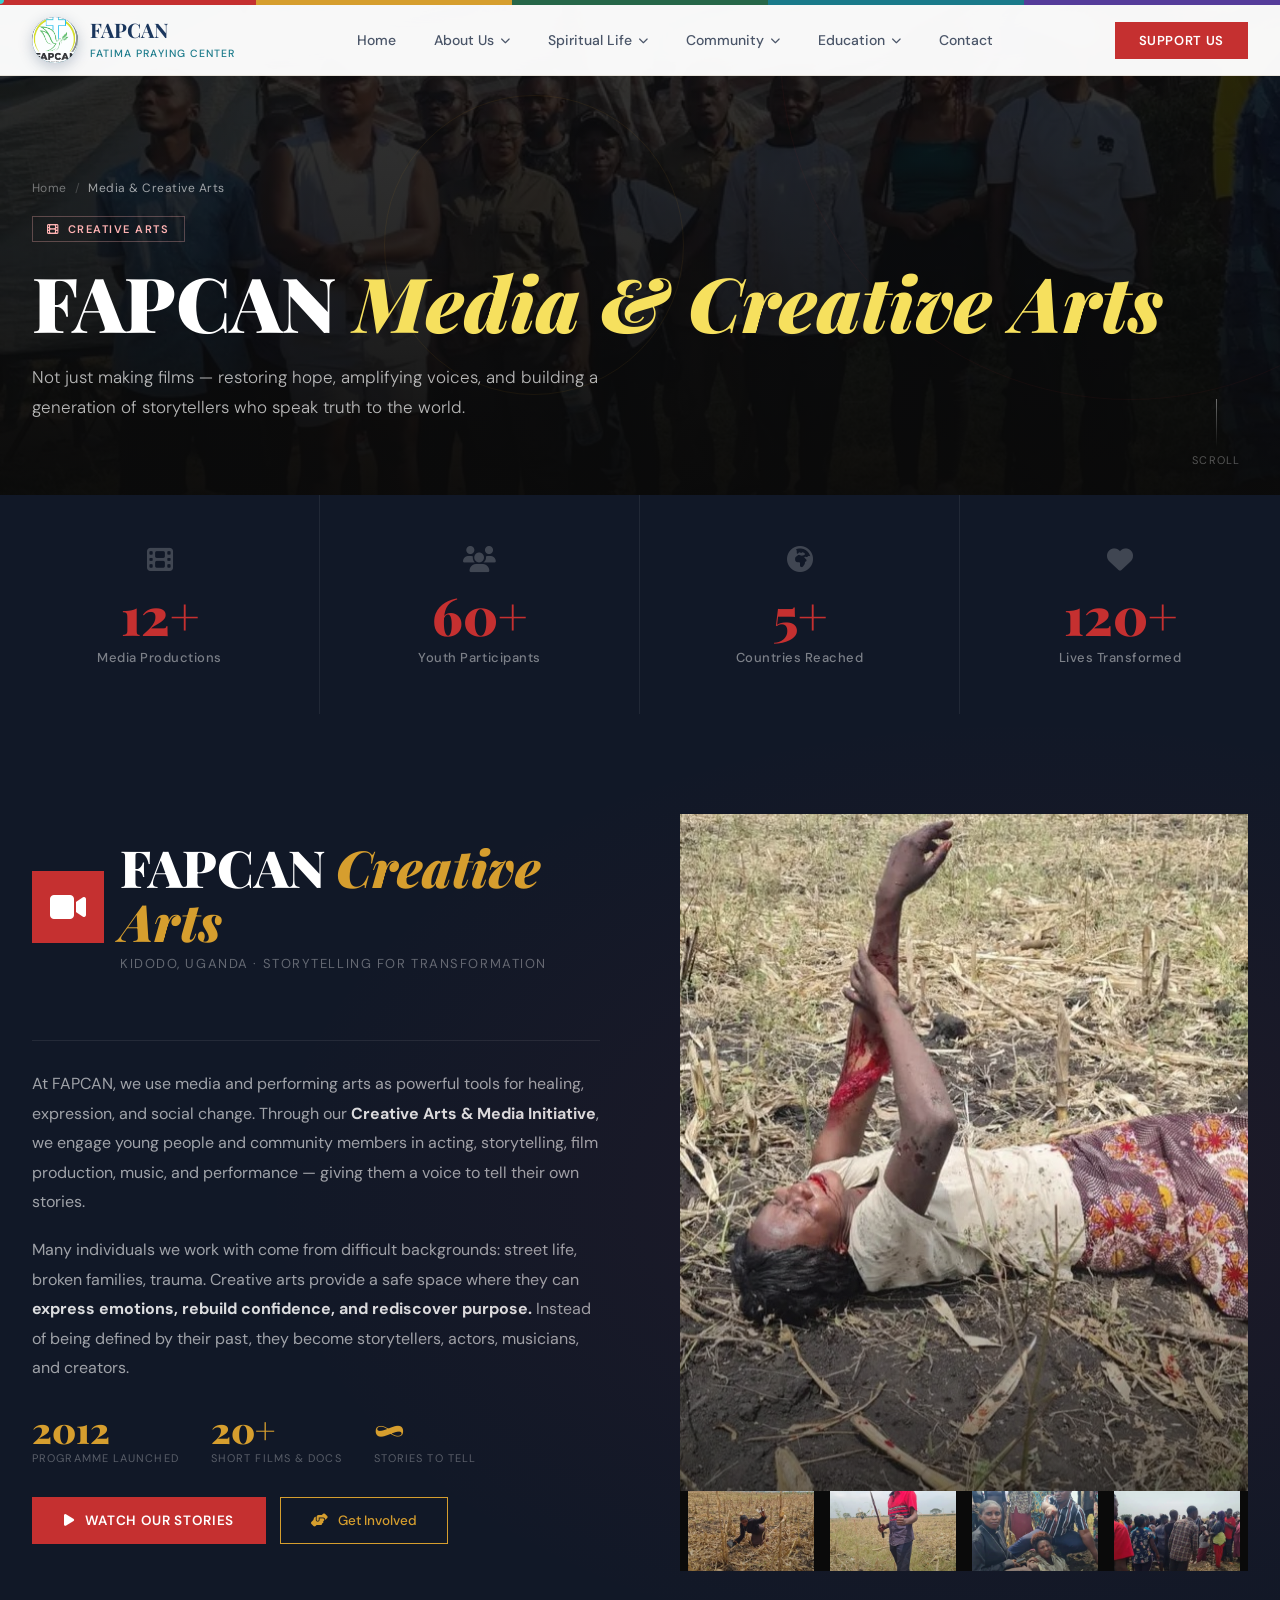
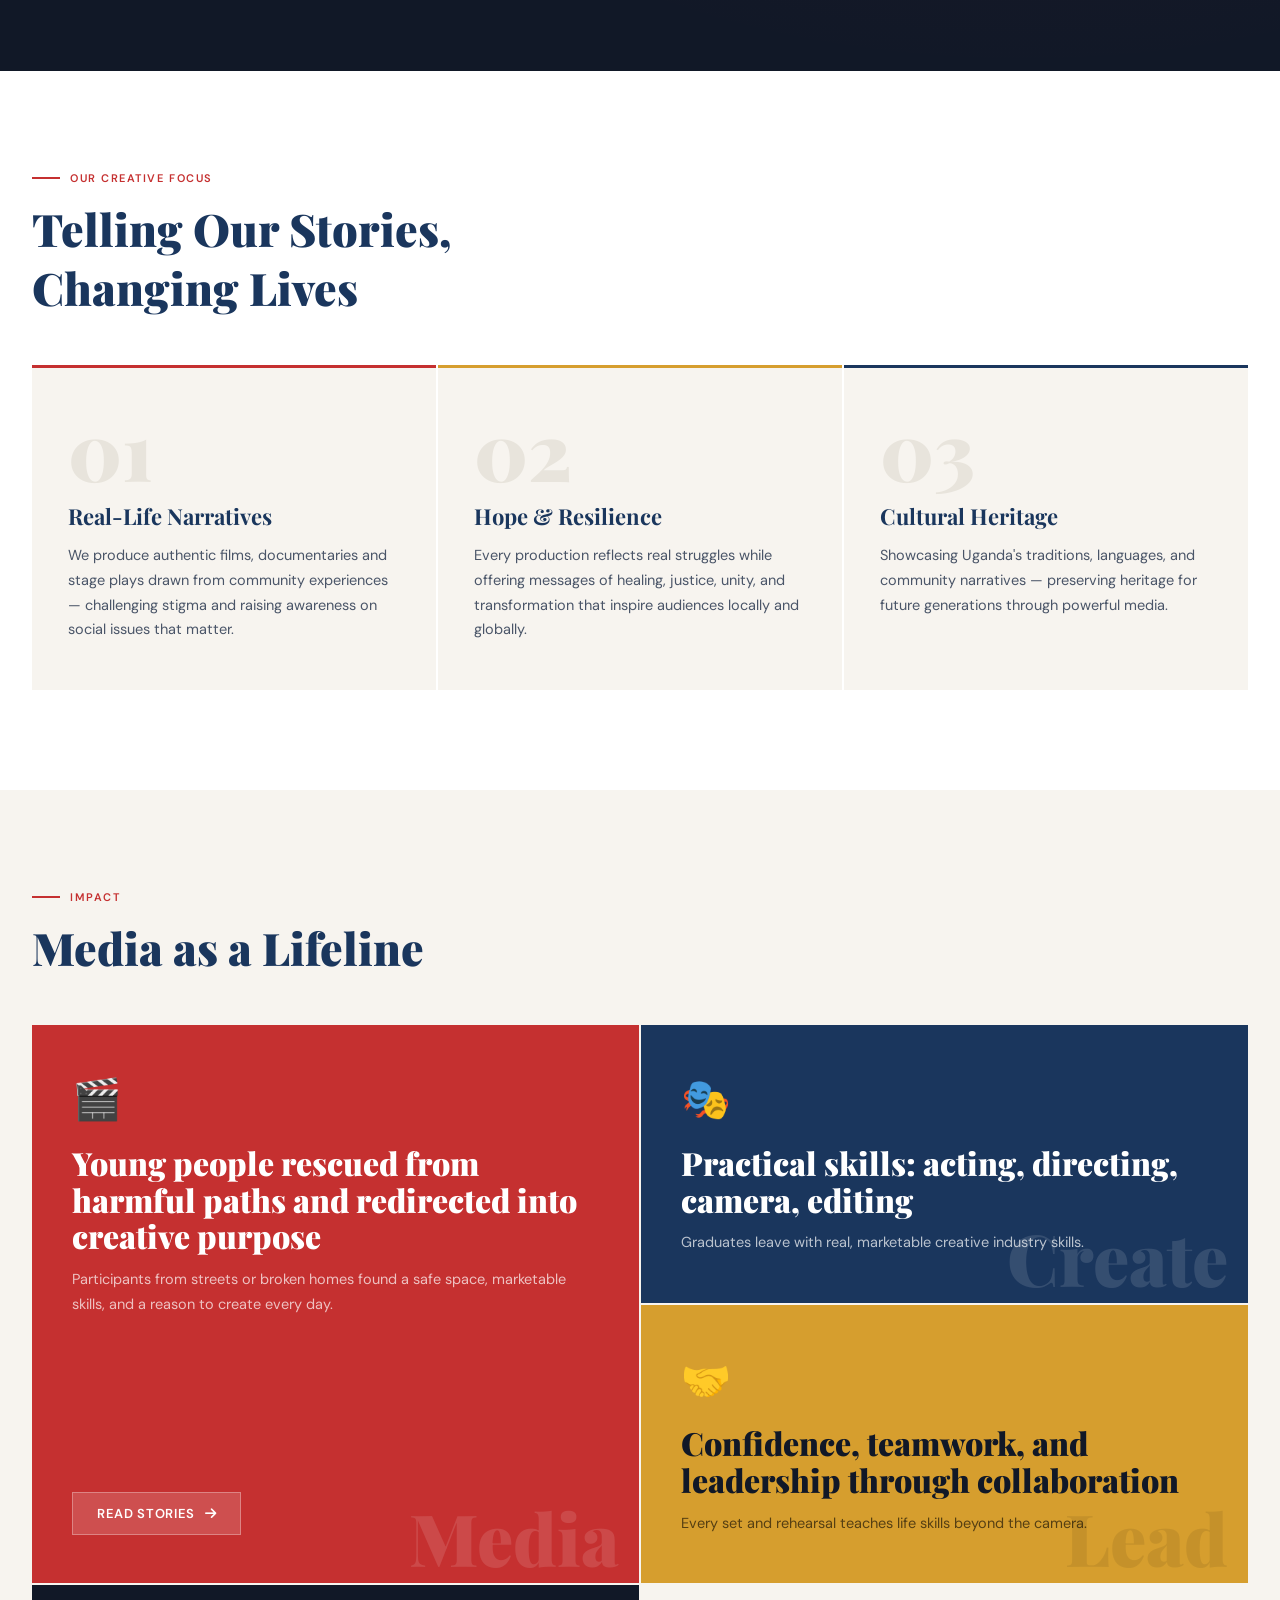
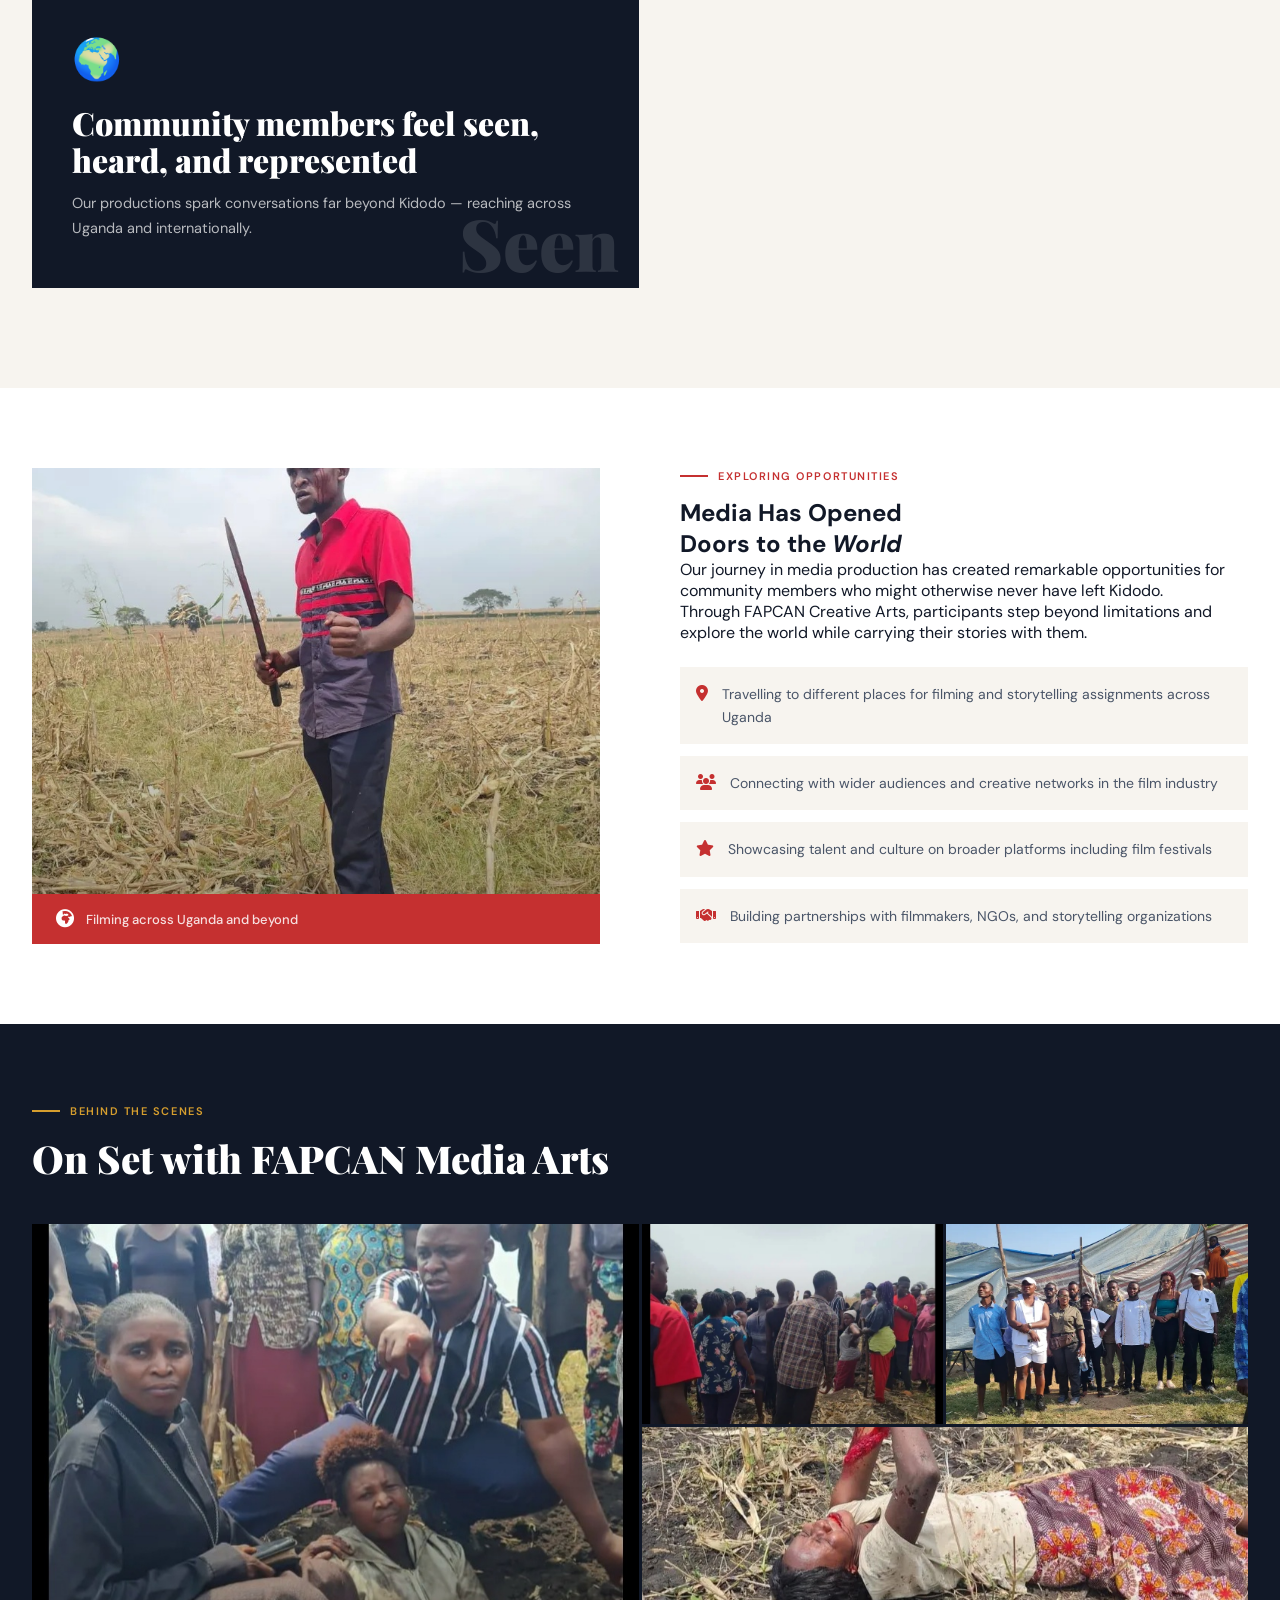
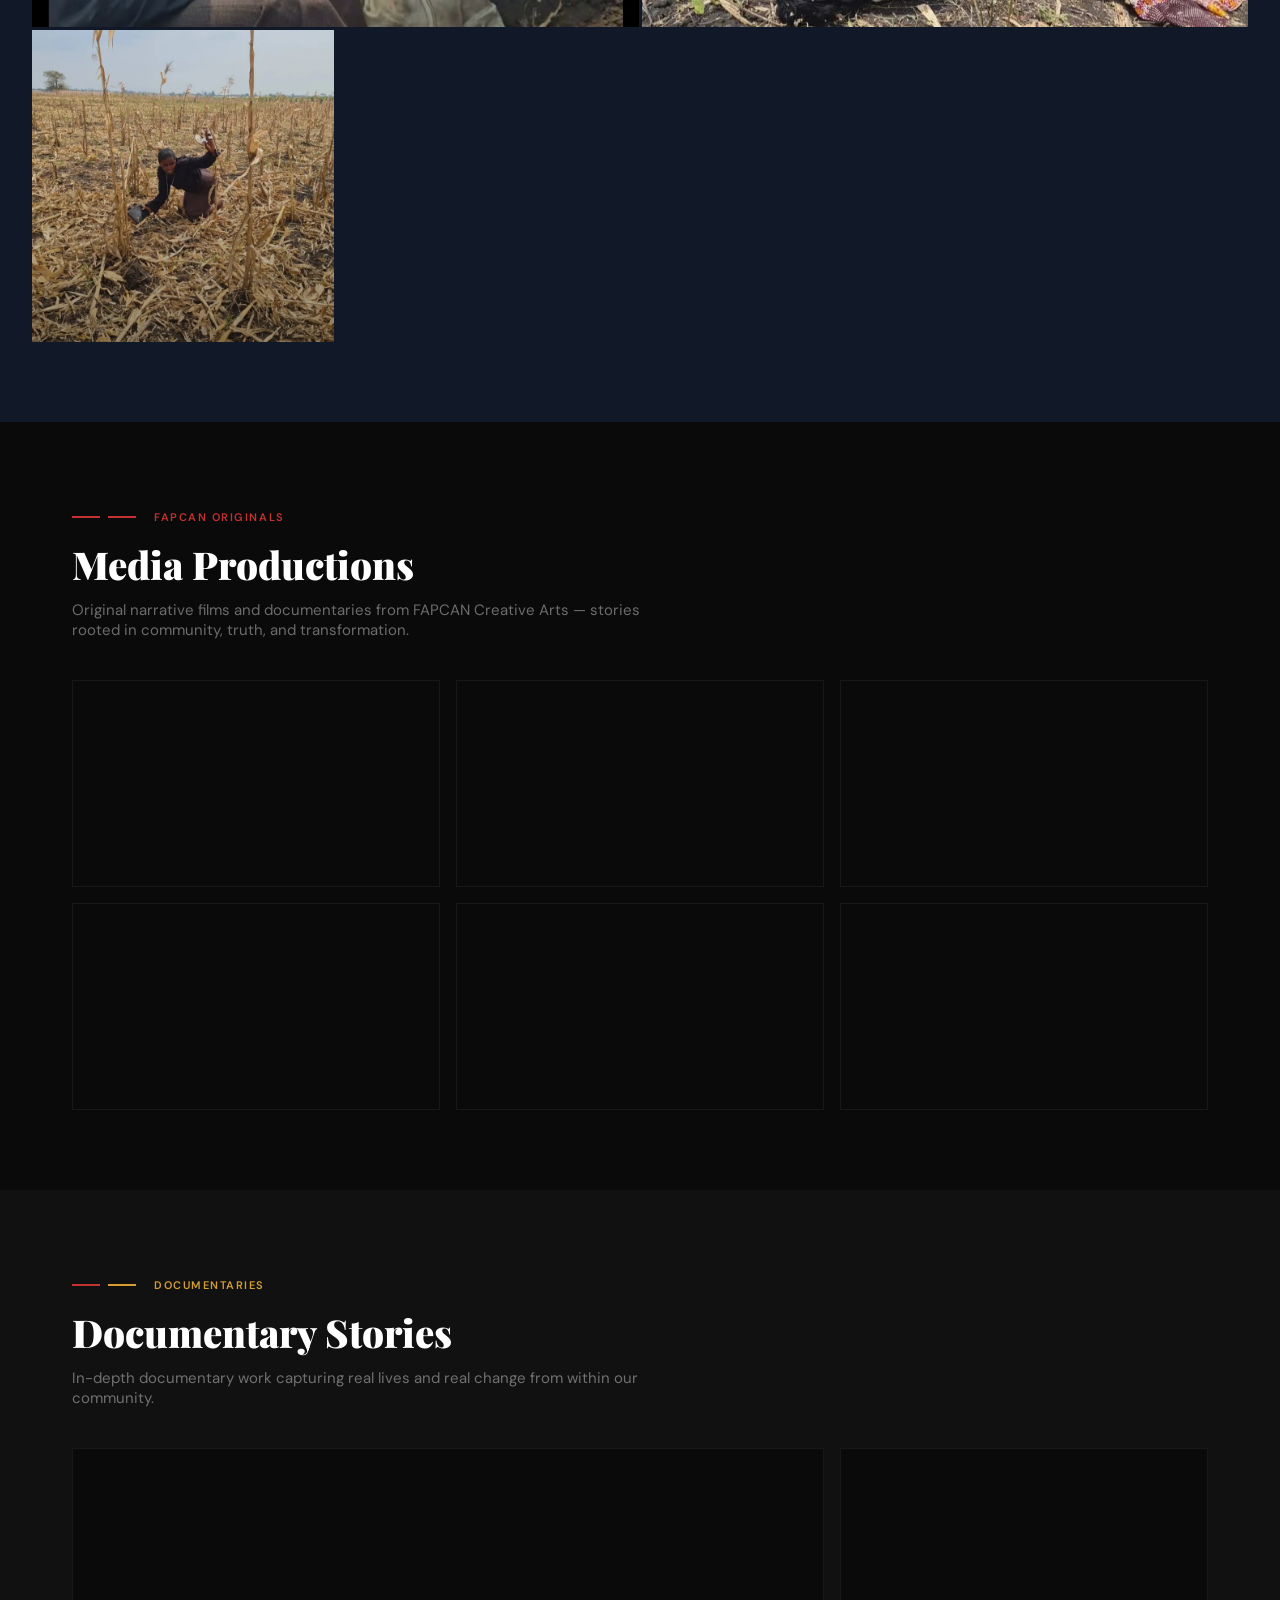
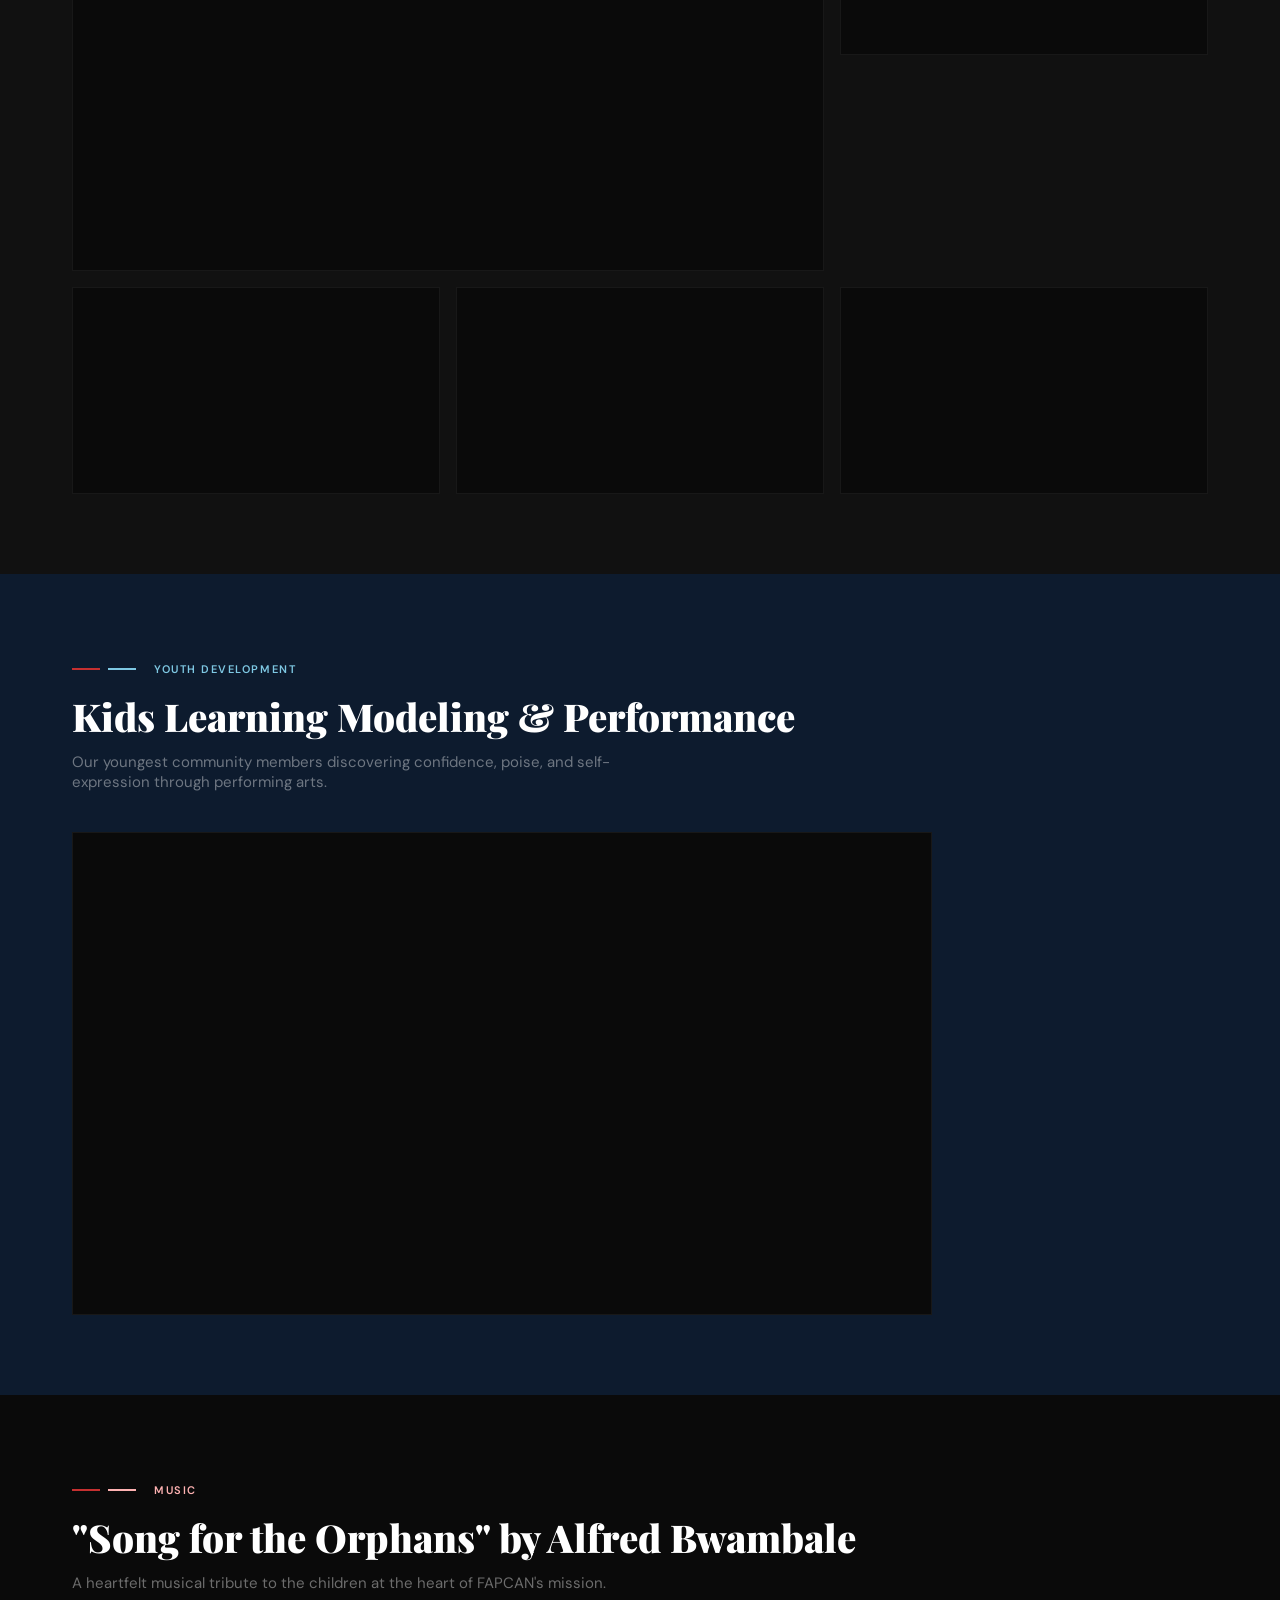
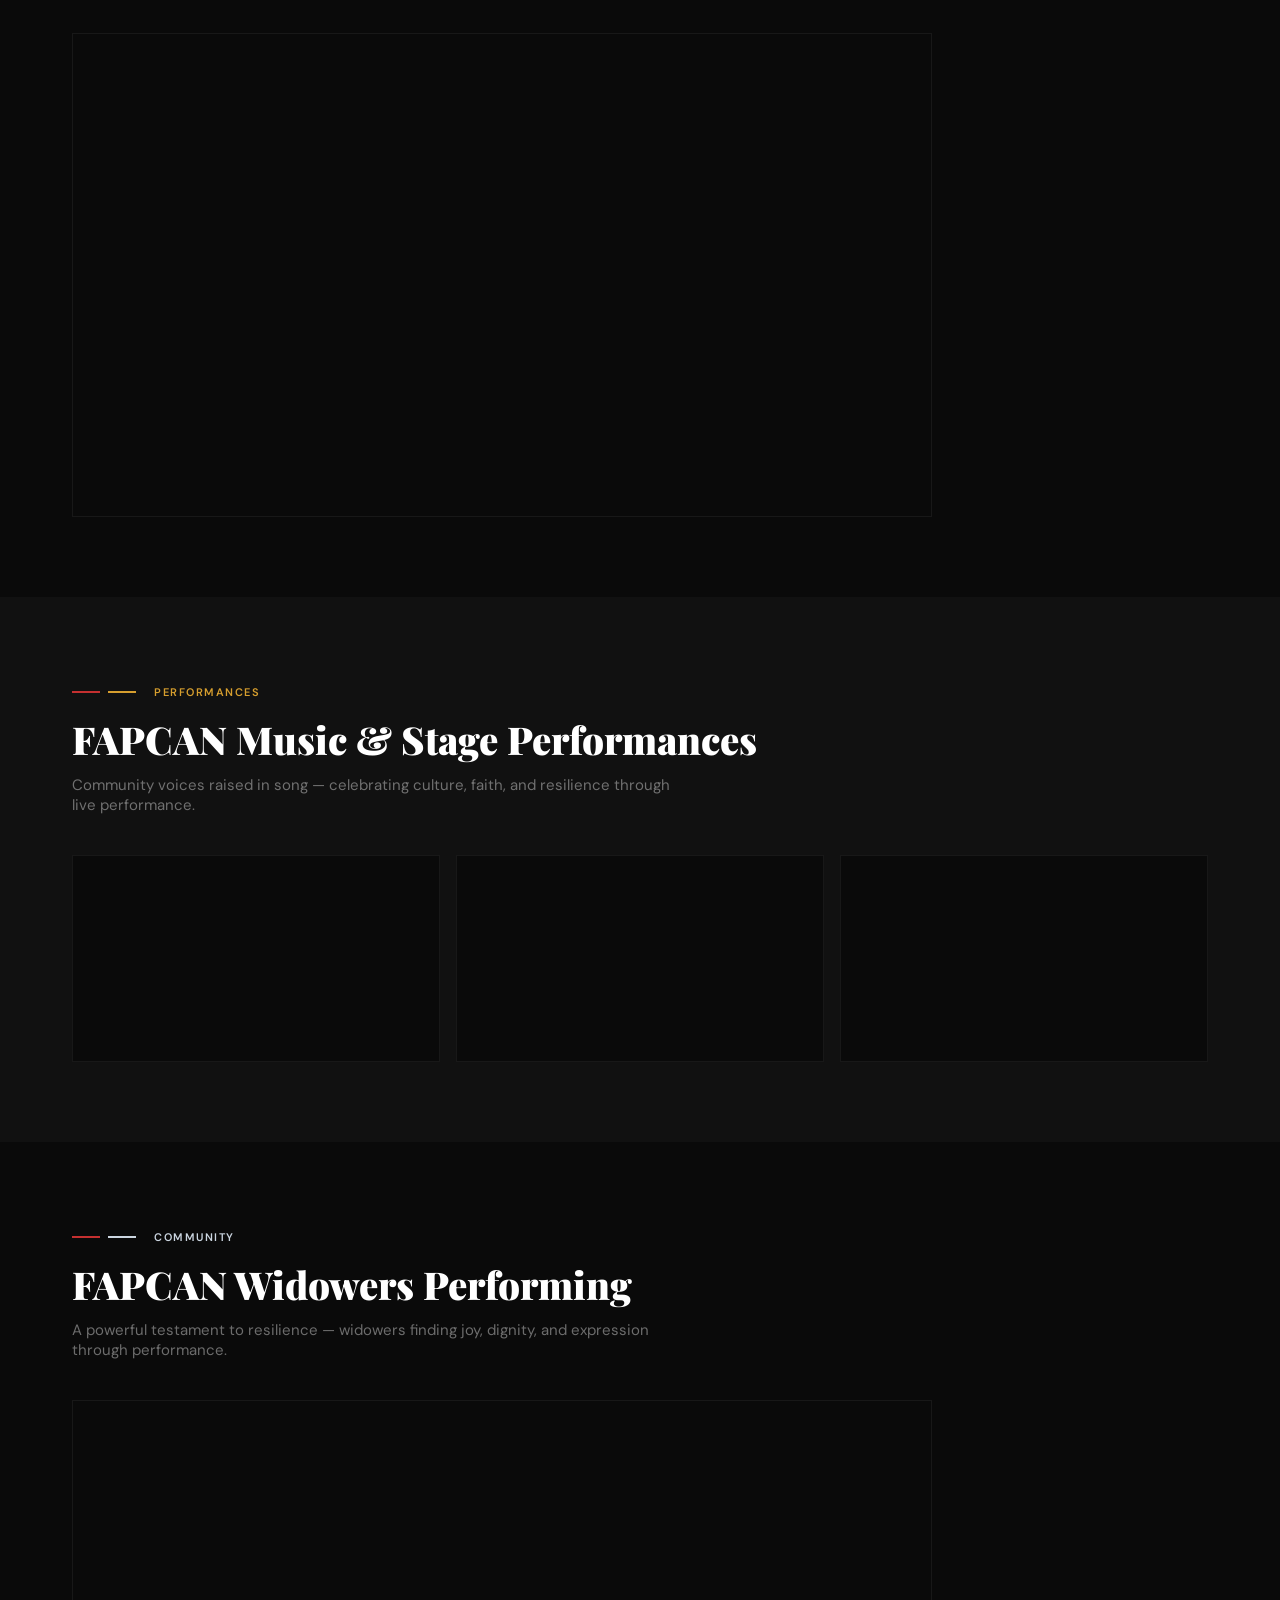
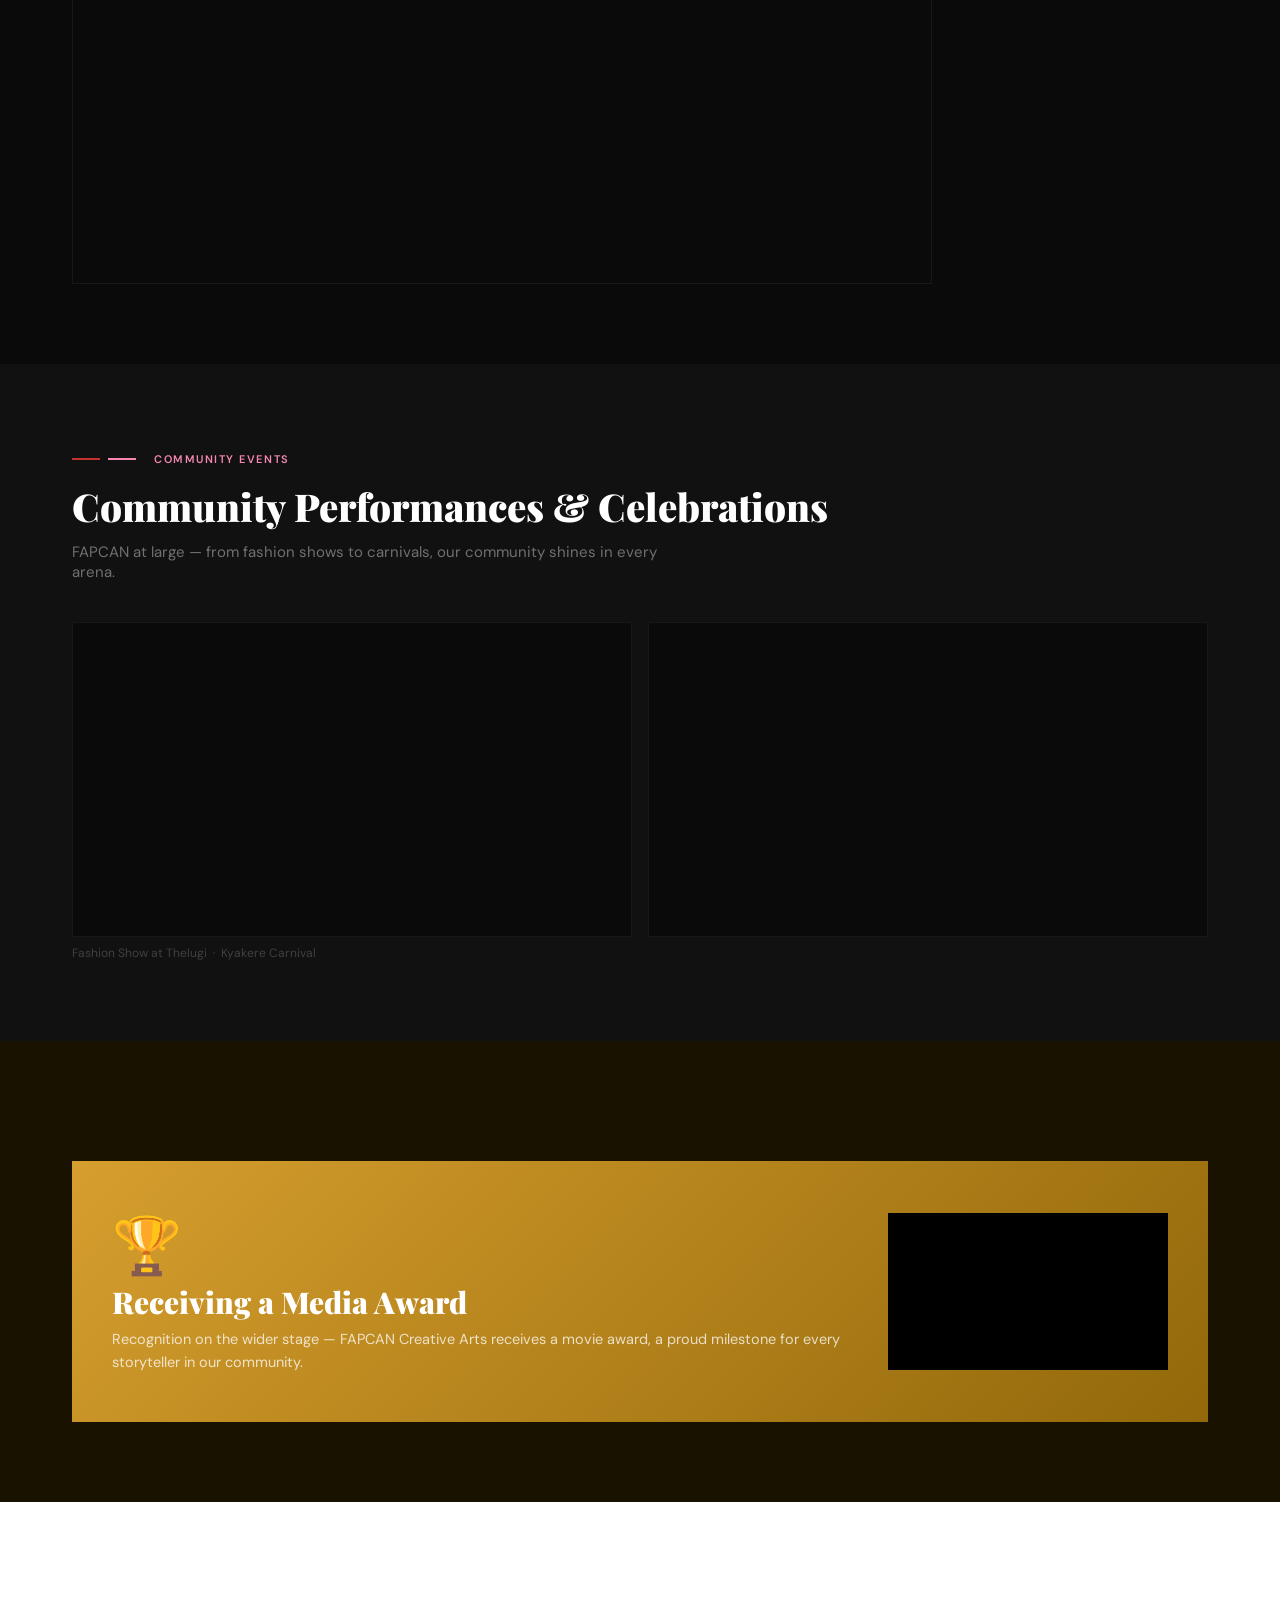
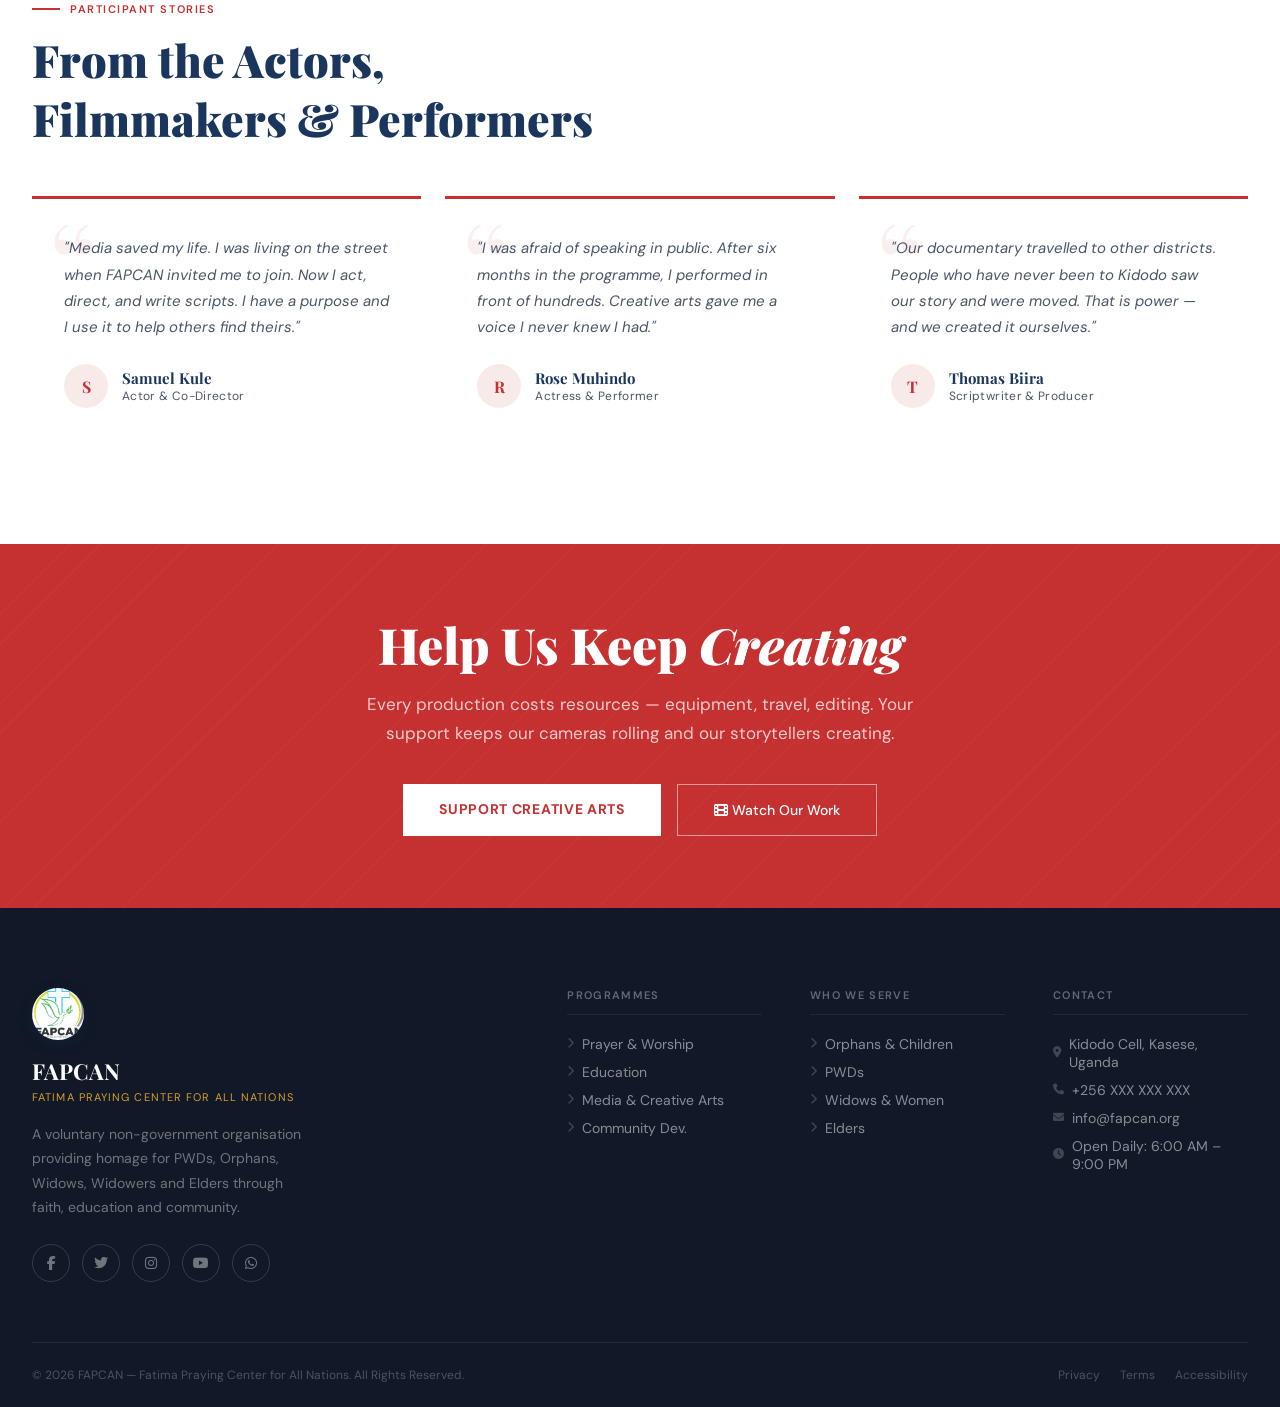
<file: film.html>
<!DOCTYPE html>
<html lang="en">
<head>
<meta charset="UTF-8">
<meta name="viewport" content="width=device-width, initial-scale=1.0">
<title>FAPCAN Media & Creative Arts — Stories That Transform | FAPCAN</title>
<link rel="preconnect" href="https://fonts.googleapis.com">
<link href="https://fonts.googleapis.com/css2?family=Playfair+Display:ital,wght@0,400;0,600;0,700;0,900;1,400;1,700&family=DM+Sans:wght@300;400;500;600&display=swap" rel="stylesheet">
<link rel="stylesheet" href="https://cdnjs.cloudflare.com/ajax/libs/font-awesome/6.4.0/css/all.min.css">
<link rel="stylesheet" href="shared.css">
<style>
  :root{--accent:var(--red);--accent-lt:rgba(197,48,48,.08)}

  .page-hero-tag{color:#FEB2B2;border-color:rgba(254,178,178,.3)}
  .page-hero h1 em{color:var(--gold-lt)}

  .page-hero{background:#0a0a0a}
  .page-hero-overlay{background:linear-gradient(to top,rgba(10,10,10,.92) 0%,rgba(10,10,10,.5) 50%,rgba(10,10,10,.25) 100%)}

  /* BRAND SECTION (FAPCAN ONLY) */
  .brand-section{padding:100px 0;background:var(--dark);position:relative;overflow:hidden}
  .brand-section::before{content:'';position:absolute;inset:0;background:radial-gradient(ellipse 60% 50% at 80% 50%,rgba(197,48,48,.08),transparent)}
  .brand-grid{display:grid;grid-template-columns:1fr 1fr;gap:80px;align-items:center}
  .brand-logo-block{display:flex;flex-direction:column;align-items:flex-start;gap:0}
  .ssfi-badge{display:inline-flex;flex-direction:column;gap:4px;margin-bottom:28px}
  .ssfi-badge .icon-row{display:flex;align-items:center;gap:16px;margin-bottom:12px}
  .film-icon{width:72px;height:72px;background:var(--red);display:flex;align-items:center;justify-content:center;font-size:32px;color:#fff;flex-shrink:0}
  .ssfi-name{font-family:var(--font-serif);font-weight:900;font-size:clamp(28px,4vw,52px);color:#fff;line-height:1.05}
  .ssfi-name em{font-style:italic;color:var(--gold)}
  .ssfi-tagline{font-size:13px;letter-spacing:.12em;text-transform:uppercase;color:rgba(255,255,255,.35);margin-top:6px}
  .brand-divider{width:100%;height:1px;background:rgba(255,255,255,.08);margin:28px 0}
  .brand-text p{font-size:16px;line-height:1.85;color:rgba(255,255,255,.6);margin-bottom:18px}
  .brand-text p strong{color:rgba(255,255,255,.85)}
  .film-stats{display:flex;gap:32px;margin-top:28px;flex-wrap:wrap}
  .film-stat .val{font-family:var(--font-serif);font-size:36px;font-weight:900;color:var(--gold);line-height:1}
  .film-stat .lbl{font-size:11px;letter-spacing:.1em;text-transform:uppercase;color:rgba(255,255,255,.3);margin-top:4px}
  .clap-visual{position:relative}
  .clap-main{width:100%;aspect-ratio:3/4;object-fit:cover;display:block;filter:grayscale(.2)}
  .clap-overlay{position:absolute;inset:0;background:linear-gradient(to top,rgba(10,10,10,.7),transparent 50%)}
  .film-strip{position:absolute;left:0;right:0;bottom:0;display:flex;height:80px;overflow:hidden}
  .film-frame{flex:1;height:80px;overflow:hidden;position:relative}
  .film-frame::before,.film-frame::after{content:'';position:absolute;width:8px;height:100%;background:#0a0a0a;top:0;z-index:2}
  .film-frame::before{left:0}
  .film-frame::after{right:0}
  .film-frame img{width:100%;height:100%;object-fit:cover;display:block}

  /* WHAT WE DO */
  .what-section{padding:100px 0;background:var(--white)}
  .what-grid{display:grid;grid-template-columns:repeat(3,1fr);gap:2px}
  .what-card{padding:48px 36px;position:relative;overflow:hidden;cursor:pointer;background:var(--off-white);transition:background .2s}
  .what-card:hover{background:#fdf1f0}
  .what-card::after{content:'';position:absolute;top:0;left:0;right:0;height:3px}
  .what-card:nth-child(1)::after{background:var(--red)}
  .what-card:nth-child(2)::after{background:var(--gold)}
  .what-card:nth-child(3)::after{background:var(--navy)}
  .what-card-num{font-family:var(--font-serif);font-size:80px;font-weight:900;color:var(--light-gray);line-height:.9;margin-bottom:16px;transition:color .3s}
  .what-card:hover .what-card-num{color:rgba(197,48,48,.1)}
  .what-card h3{font-family:var(--font-serif);font-size:22px;font-weight:700;color:var(--navy);margin-bottom:12px}
  .what-card p{font-size:14.5px;color:var(--mid);line-height:1.7}

  /* STORIES / IMPACT */
  .stories-section{padding:100px 0;background:var(--off-white)}
  .stories-section h2{font-family:var(--font-serif);font-weight:900;font-size:clamp(28px,3.5vw,46px);color:var(--navy);margin-bottom:48px}
  .stories-bento{display:grid;grid-template-columns:1fr 1fr;grid-template-rows:auto auto;gap:2px}
  .story-block{padding:48px 40px;position:relative;overflow:hidden}
  .story-block:nth-child(1){background:var(--red);grid-row:span 2;display:flex;flex-direction:column;justify-content:space-between}
  .story-block:nth-child(2){background:var(--navy)}
  .story-block:nth-child(3){background:var(--gold)}
  .story-block:nth-child(4){background:var(--dark)}
  .story-block h3{font-family:var(--font-serif);font-weight:900;font-size:clamp(20px,2.5vw,32px);color:#fff;line-height:1.15;margin-bottom:12px}
  .story-block:nth-child(3) h3{color:var(--dark)}
  .story-block p{font-size:14.5px;line-height:1.7;color:rgba(255,255,255,.7)}
  .story-block:nth-child(3) p{color:rgba(0,0,0,.6)}
  .story-block-icon{font-size:40px;margin-bottom:20px}
  .story-block-big{font-family:var(--font-serif);font-weight:900;font-size:72px;color:rgba(255,255,255,.12);position:absolute;right:20px;bottom:10px;line-height:1;pointer-events:none}
  .story-block:nth-child(3) .story-block-big{color:rgba(0,0,0,.08)}

  /* OPPORTUNITIES */
  .opp-section{padding:80px 0;background:var(--white)}
  .opp-grid{display:grid;grid-template-columns:1fr 1fr;gap:80px;align-items:center}
  .opp-img-wrap{position:relative}
  .opp-img{width:100%;aspect-ratio:4/3;object-fit:cover;display:block}
  .opp-caption-strip{background:var(--red);padding:16px 24px;display:flex;align-items:center;gap:12px}
  .opp-caption-strip i{color:#fff;font-size:18px}
  .opp-caption-strip span{font-size:13px;color:rgba(255,255,255,.85);font-weight:500}
  .opp-text h2{font-family:var(--font-serif);font-weight:900;font-size:clamp(26px,3vw,44px);color:var(--navy);line-height:1.1;margin-bottom:20px}
  .opp-text h2 em{font-style:italic;color:var(--red)}
  .opp-text p{font-size:15.5px;line-height:1.8;color:var(--mid);margin-bottom:16px}
  .opp-list{display:flex;flex-direction:column;gap:12px;margin-top:24px}
  .opp-item{display:flex;align-items:flex-start;gap:14px;padding:16px;background:var(--off-white);transition:transform .2s,background .2s}
  .opp-item:hover{transform:translateX(6px);background:#FFF5F5}
  .opp-item i{color:var(--red);font-size:16px;margin-top:2px;flex-shrink:0}
  .opp-item span{font-size:14px;color:var(--mid);line-height:1.6}

  /* GALLERY */
  .film-gallery{padding:80px 0;background:var(--dark)}
  .film-gallery h2{font-family:var(--font-serif);font-weight:900;font-size:clamp(26px,3vw,42px);color:#fff;margin-bottom:40px}
  .film-grid{display:grid;grid-template-columns:repeat(4,1fr);grid-template-rows:200px 200px;gap:3px}
  .film-grid .photo-item:nth-child(1){grid-column:span 2;grid-row:span 2}
  .film-grid .photo-item:nth-child(4){grid-column:span 2}

  /* VIDEO SECTIONS */
  .video-section{padding:80px 0}
  .video-section.dark-bg{background:#0a0a0a}
  .video-section.mid-bg{background:#111}
  .video-section.navy-bg{background:#0d1b2e}
  .video-section.gold-bg{background:#1a1200}
  .video-section-inner{max-width:1200px;margin:0 auto;padding:0 32px}

  .video-section-header{margin-bottom:40px}
  .video-section-header .section-label{display:inline-flex;align-items:center;gap:8px;font-size:11px;letter-spacing:.14em;text-transform:uppercase;font-weight:600;margin-bottom:14px}
  .video-section-header .section-label::before{content:'';display:block;width:28px;height:2px}
  .video-section-header h2{font-family:var(--font-serif);font-weight:900;font-size:clamp(24px,3vw,40px);color:#fff;margin-bottom:10px}
  .video-section-header p{font-size:15px;color:rgba(255,255,255,.4);max-width:600px}

  .videos-grid{display:grid;gap:16px}
  .videos-grid.grid-1{grid-template-columns:1fr;max-width:860px}
  .videos-grid.grid-2{grid-template-columns:repeat(2,1fr)}
  .videos-grid.grid-3{grid-template-columns:repeat(3,1fr)}
  .videos-grid.grid-4{grid-template-columns:repeat(4,1fr)}
  .videos-grid.grid-mixed{grid-template-columns:repeat(3,1fr)}
  .videos-grid.grid-mixed .yt-embed-item:first-child{grid-column:span 2}

  .yt-embed-item{position:relative;width:100%;aspect-ratio:16/9;background:#0a0a0a;overflow:hidden}
  .yt-embed-item iframe{position:absolute;inset:0;width:100%;height:100%;border:0}
  .yt-embed-item .embed-border{position:absolute;inset:0;border:1px solid rgba(255,255,255,.06);pointer-events:none;z-index:1}

  .award-banner{background:linear-gradient(135deg,#D69E2E 0%,#92680a 100%);padding:48px 40px;display:flex;align-items:center;gap:32px;margin-top:40px}
  .award-banner-icon{font-size:56px;flex-shrink:0}
  .award-banner h3{font-family:var(--font-serif);font-weight:900;font-size:clamp(20px,2.5vw,30px);color:#fff;margin-bottom:6px}
  .award-banner p{font-size:14.5px;color:rgba(255,255,255,.75);line-height:1.6}
  .award-banner-video{flex:1;min-width:280px;aspect-ratio:16/9;background:#000;position:relative;overflow:hidden}
  .award-banner-video iframe{position:absolute;inset:0;width:100%;height:100%;border:0}

  /* TESTIMONIALS */
  .testi-section{padding:100px 0;background:var(--white)}

  @media(max-width:960px){
    .brand-grid,.opp-grid{grid-template-columns:1fr;gap:40px}
    .what-grid{grid-template-columns:1fr}
    .stories-bento{grid-template-columns:1fr}
    .story-block:nth-child(1){grid-row:span 1}
    .film-grid{grid-template-columns:1fr 1fr;grid-template-rows:auto}
    .film-grid .photo-item:nth-child(1),.film-grid .photo-item:nth-child(4){grid-column:span 1;grid-row:span 1}
    .videos-grid.grid-2,.videos-grid.grid-3,.videos-grid.grid-4,.videos-grid.grid-mixed{grid-template-columns:1fr}
    .videos-grid.grid-mixed .yt-embed-item:first-child{grid-column:span 1}
    .award-banner{flex-direction:column}
    .award-banner-video{width:100%}
  }
</style>
</head>
<body>

<div class="cursor"><div class="cursor-dot" id="cDot"></div><div class="cursor-ring" id="cRing"></div></div>
<div class="colour-band"></div>

<nav id="mainNav">
  <div class="nav-inner">
    <a href="index.html" class="logo">
      <div class="logo-badge"><img src="fapcan.jpg" alt="FAPCAN" onerror="this.style.display='none';this.nextElementSibling.style.display='block'"><span class="logo-badge-fb">FAP</span></div>
      <div class="logo-text"><strong>FAPCAN</strong><span>Fatima Praying Center</span></div>
    </a>
    <ul class="nav-links">
      <li class="nav-item"><a href="index.html" class="nav-link">Home</a></li>
      <li class="nav-item"><a href="#" class="nav-link">About Us <i class="fas fa-chevron-down arr"></i></a><div class="dropdown"><a href="#"><i class="fas fa-cross"></i> Mission & Vision</a><a href="#"><i class="fas fa-history"></i> Our History</a><a href="#"><i class="fas fa-users"></i> FAPCAN Community</a></div></li>
      <li class="nav-item"><a href="prayer-worship.html" class="nav-link">Spiritual Life <i class="fas fa-chevron-down arr"></i></a><div class="dropdown"><a href="prayer-worship.html"><i class="fas fa-pray"></i> Prayer & Worship</a><a href="#"><i class="fas fa-church"></i> Mass & Services</a></div></li>
      <li class="nav-item"><a href="#" class="nav-link">Community <i class="fas fa-chevron-down arr"></i></a><div class="dropdown"><a href="#"><i class="fas fa-child"></i> Orphans Support</a><a href="#"><i class="fas fa-wheelchair"></i> PWDs Programs</a></div></li>
      <li class="nav-item"><a href="education.html" class="nav-link">Education <i class="fas fa-chevron-down arr"></i></a><div class="dropdown"><a href="#"><i class="fas fa-school"></i> Primary School</a><a href="#"><i class="fas fa-graduation-cap"></i> Secondary School</a><a href="#"><i class="fas fa-hands-helping"></i> Vocational Training</a></div></li>
      <li class="nav-item"><a href="#" class="nav-link">Contact</a></li>
    </ul>
    <a href="#" class="nav-cta">Support Us</a>
    <button class="hamburger" id="hamburger"><span></span><span></span><span></span></button>
  </div>
</nav>

<div class="mobile-menu" id="mobileMenu">
  <a href="index.html" class="mob-link">Home</a>
  <a href="prayer-worship.html" class="mob-link">Prayer & Worship</a>
  <a href="education.html" class="mob-link">Education Programs</a>
  <a href="film-arts.html" class="mob-link">Media & Creative Arts</a>
  <a href="community-dev.html" class="mob-link">Community Development</a>
  <a href="#" class="mob-link">Contact</a>
</div>

<!-- HERO: FAPCAN Media Arts -->
<section class="page-hero">
  <div class="page-hero-bg" style="background-image:url('media1.jpg')"></div>
  <div class="page-hero-overlay"></div>
  <div class="page-hero-geo">
    <div class="geo-ring" style="width:700px;height:700px;top:-300px;right:-200px;animation-duration:70s;border-color:rgba(197,48,48,.06)"></div>
    <div class="geo-ring" style="width:300px;height:300px;bottom:100px;left:30%;animation-duration:40s;animation-direction:reverse;border-color:rgba(214,158,46,.08)"></div>
  </div>
  <div class="page-hero-inner">
    <div class="page-hero-breadcrumb" style="animation:fadeUp .6s .2s var(--ease-out) both"><a href="index.html">Home</a><span>/</span><span style="color:rgba(255,255,255,.6)">Media & Creative Arts</span></div>
    <div class="page-hero-tag" style="animation:fadeUp .6s .3s var(--ease-out) both"><i class="fas fa-film"></i> Creative Arts</div>
    <h1 style="animation:fadeUp .7s .45s var(--ease-out) both">FAPCAN <em>Media & Creative Arts</em></h1>
    <p class="page-hero-desc" style="animation:fadeUp .7s .6s var(--ease-out) both">Not just making films — restoring hope, amplifying voices, and building a generation of storytellers who speak truth to the world.</p>
  </div>
  <div class="page-hero-scroll"><div class="page-hero-scroll-line"></div><span>Scroll</span></div>
</section>
<style>@keyframes fadeUp{from{opacity:0;transform:translateY(28px)}to{opacity:1;transform:none}}</style>

<!-- IMPACT STRIP -->
<div class="impact-strip">
  <div class="impact-item reveal"><div class="impact-icon"><i class="fas fa-film"></i></div><div class="impact-num" data-target="12" data-suffix="+">0</div><div class="impact-lbl">Media Productions</div></div>
  <div class="impact-item reveal d1"><div class="impact-icon"><i class="fas fa-users"></i></div><div class="impact-num" data-target="60" data-suffix="+">0</div><div class="impact-lbl">Youth Participants</div></div>
  <div class="impact-item reveal d2"><div class="impact-icon"><i class="fas fa-globe-africa"></i></div><div class="impact-num" data-target="5" data-suffix="+">0</div><div class="impact-lbl">Countries Reached</div></div>
  <div class="impact-item reveal d3"><div class="impact-icon"><i class="fas fa-heart"></i></div><div class="impact-num" data-target="120" data-suffix="+">0</div><div class="impact-lbl">Lives Transformed</div></div>
</div>

<!-- BRAND SECTION: FAPCAN Media (No Save Souls) -->
<section class="brand-section">
  <div class="content-wrap">
    <div class="brand-grid">
      <div class="reveal-left">
        <div class="ssfi-badge">
          <div class="icon-row"><div class="film-icon"><i class="fas fa-video"></i></div><div><div class="ssfi-name">FAPCAN <em>Creative Arts</em></div><div class="ssfi-tagline">Kidodo, Uganda · Storytelling for Transformation</div></div></div>
        </div>
        <div class="brand-divider"></div>
        <div class="brand-text">
          <p>At FAPCAN, we use media and performing arts as powerful tools for healing, expression, and social change. Through our <strong>Creative Arts & Media Initiative</strong>, we engage young people and community members in acting, storytelling, film production, music, and performance — giving them a voice to tell their own stories.</p>
          <p>Many individuals we work with come from difficult backgrounds: street life, broken families, trauma. Creative arts provide a safe space where they can <strong>express emotions, rebuild confidence, and rediscover purpose.</strong> Instead of being defined by their past, they become storytellers, actors, musicians, and creators.</p>
          <div class="film-stats">
            <div class="film-stat reveal d1"><div class="val">2012</div><div class="lbl">Programme launched</div></div>
            <div class="film-stat reveal d2"><div class="val">20+</div><div class="lbl">Short films & docs</div></div>
            <div class="film-stat reveal d3"><div class="val">∞</div><div class="lbl">Stories to tell</div></div>
          </div>
        </div>
        <div style="margin-top:32px;display:flex;gap:14px;flex-wrap:wrap">
          <a href="#films" class="btn-accent" style="--accent:var(--red)"><i class="fas fa-play"></i> Watch Our Stories</a>
          <a href="#" class="btn-ghost" style="--accent:var(--gold);border-color:var(--gold);color:var(--gold)"><i class="fas fa-hands-helping"></i> Get Involved</a>
        </div>
      </div>
      <div class="clap-visual reveal-right">
        <img class="clap-main" src="media2.jpg" alt="FAPCAN media production" onerror="this.style.background='linear-gradient(135deg,#111,#C53030)';this.style.height='500px'">
        <div class="clap-overlay"></div>
        <div class="film-strip">
          <div class="film-frame"><img src="media3.jpg" alt="" onerror="this.style.display='none';this.parentElement.style.background='#222'"></div>
          <div class="film-frame"><img src="media4.jpg" alt="" onerror="this.style.display='none';this.parentElement.style.background='#333'"></div>
          <div class="film-frame"><img src="media5.jpg" alt="" onerror="this.style.display='none';this.parentElement.style.background='#1a1a1a'"></div>
          <div class="film-frame"><img src="media6.jpg" alt="" onerror="this.style.display='none';this.parentElement.style.background='#282828'"></div>
        </div>
      </div>
    </div>
  </div>
</section>

<!-- WHAT WE DO -->
<section class="what-section">
  <div class="content-wrap">
    <div class="section-label" style="--accent:var(--red)">Our Creative Focus</div>
    <h2 class="reveal" style="font-family:var(--font-serif);font-weight:900;font-size:clamp(28px,3.5vw,46px);color:var(--navy);margin-bottom:48px">Telling Our Stories,<br>Changing Lives</h2>
    <div class="what-grid">
      <div class="what-card reveal d1"><div class="what-card-num">01</div><h3>Real-Life Narratives</h3><p>We produce authentic films, documentaries and stage plays drawn from community experiences — challenging stigma and raising awareness on social issues that matter.</p></div>
      <div class="what-card reveal d2"><div class="what-card-num">02</div><h3>Hope & Resilience</h3><p>Every production reflects real struggles while offering messages of healing, justice, unity, and transformation that inspire audiences locally and globally.</p></div>
      <div class="what-card reveal d3"><div class="what-card-num">03</div><h3>Cultural Heritage</h3><p>Showcasing Uganda's traditions, languages, and community narratives — preserving heritage for future generations through powerful media.</p></div>
    </div>
  </div>
</section>

<!-- IMPACT STORIES -->
<section class="stories-section">
  <div class="content-wrap">
    <div class="section-label" style="--accent:var(--red)">Impact</div>
    <h2 class="reveal">Media as a Lifeline</h2>
    <div class="stories-bento">
      <div class="story-block reveal d1">
        <div>
          <div class="story-block-icon">🎬</div>
          <h3>Young people rescued from harmful paths and redirected into creative purpose</h3>
          <p>Participants from streets or broken homes found a safe space, marketable skills, and a reason to create every day.</p>
        </div>
        <div style="margin-top:32px">
          <a href="#" class="btn-cta-light" style="background:rgba(255,255,255,.15);color:#fff;border:1.5px solid rgba(255,255,255,.3);display:inline-flex;align-items:center;gap:10px;padding:12px 24px;font-size:13px;font-weight:600;text-transform:uppercase;letter-spacing:.05em;text-decoration:none;transition:background .2s">Read Stories <i class="fas fa-arrow-right"></i></a>
        </div>
        <div class="story-block-big">Media</div>
      </div>
      <div class="story-block reveal d2">
        <div class="story-block-icon">🎭</div>
        <h3>Practical skills: acting, directing, camera, editing</h3>
        <p>Graduates leave with real, marketable creative industry skills.</p>
        <div class="story-block-big">Create</div>
      </div>
      <div class="story-block reveal d3">
        <div class="story-block-icon">🤝</div>
        <h3>Confidence, teamwork, and leadership through collaboration</h3>
        <p>Every set and rehearsal teaches life skills beyond the camera.</p>
        <div class="story-block-big">Lead</div>
      </div>
      <div class="story-block reveal d4">
        <div class="story-block-icon">🌍</div>
        <h3>Community members feel seen, heard, and represented</h3>
        <p>Our productions spark conversations far beyond Kidodo — reaching across Uganda and internationally.</p>
        <div class="story-block-big">Seen</div>
      </div>
    </div>
  </div>
</section>

<!-- OPPORTUNITIES -->
<section class="opp-section">
  <div class="content-wrap">
    <div class="opp-grid">
      <div class="opp-img-wrap reveal-left">
        <img class="opp-img" src="media4.jpg" alt="FAPCAN media opportunities" onerror="this.style.background='linear-gradient(135deg,#C53030,#553C9A)';this.style.height='360px'">
        <div class="opp-caption-strip"><i class="fas fa-globe-africa"></i><span>Filming across Uganda and beyond</span></div>
      </div>
      <div class="reveal-right">
        <div class="section-label" style="--accent:var(--red)">Exploring Opportunities</div>
        <h2 class="opp-text">Media Has Opened<br>Doors to the <em>World</em></h2>
        <p>Our journey in media production has created remarkable opportunities for community members who might otherwise never have left Kidodo.</p>
        <p>Through FAPCAN Creative Arts, participants step beyond limitations and explore the world while carrying their stories with them.</p>
        <div class="opp-list">
          <div class="opp-item reveal d1"><i class="fas fa-map-marker-alt"></i><span>Travelling to different places for filming and storytelling assignments across Uganda</span></div>
          <div class="opp-item reveal d2"><i class="fas fa-users"></i><span>Connecting with wider audiences and creative networks in the film industry</span></div>
          <div class="opp-item reveal d3"><i class="fas fa-star"></i><span>Showcasing talent and culture on broader platforms including film festivals</span></div>
          <div class="opp-item reveal d4"><i class="fas fa-handshake"></i><span>Building partnerships with filmmakers, NGOs, and storytelling organizations</span></div>
        </div>
      </div>
    </div>
  </div>
</section>

<!-- GALLERY -->
<section class="film-gallery">
  <div class="content-wrap">
    <div class="section-label" style="--accent:var(--gold)">Behind the Scenes</div>
    <h2 class="reveal">On Set with FAPCAN Media Arts</h2>
    <div class="film-grid">
      <div class="photo-item reveal" style="position:relative"><img src="media5.jpg" alt="" onerror="this.parentElement.style.background='linear-gradient(135deg,#C53030,#111)'"><div class="caption">Location Shoot</div></div>
      <div class="photo-item reveal d1" style="position:relative"><img src="media6.jpg" alt="" onerror="this.parentElement.style.background='linear-gradient(135deg,#553C9A,#111)'"><div class="caption">Directing Session</div></div>
      <div class="photo-item reveal d2" style="position:relative"><img src="media1.jpg" alt="" onerror="this.parentElement.style.background='linear-gradient(135deg,#1A365D,#111)'"><div class="caption">Script Workshop</div></div>
      <div class="photo-item reveal d3" style="position:relative"><img src="media2.jpg" alt="" onerror="this.parentElement.style.background='linear-gradient(135deg,#D69E2E,#111)'"><div class="caption">Cast & Crew</div></div>
      <div class="photo-item reveal d4" style="position:relative"><img src="media3.jpg" alt="" onerror="this.parentElement.style.background='linear-gradient(135deg,#276749,#111)'"><div class="caption">Community Screening</div></div>
    </div>
  </div>
</section>

<!-- MEDIA PRODUCTIONS SECTION (FILMS / DOCS) -->
<section class="video-section dark-bg" id="films">
  <div class="video-section-inner">
    <div class="video-section-header reveal">
      <div class="section-label" style="color:var(--red);--accent:var(--red)"><span style="display:block;width:28px;height:2px;background:var(--red);margin-right:10px"></span>FAPCAN Originals</div>
      <h2>Media Productions</h2>
      <p>Original narrative films and documentaries from FAPCAN Creative Arts — stories rooted in community, truth, and transformation.</p>
    </div>
    <div class="videos-grid grid-3 reveal">
      <div class="yt-embed-item"><iframe src="https://www.youtube.com/embed/xVqMxlVHoeA" allow="accelerometer; autoplay; clipboard-write; encrypted-media; gyroscope; picture-in-picture" allowfullscreen loading="lazy" title="FAPCAN Film"></iframe><div class="embed-border"></div></div>
      <div class="yt-embed-item"><iframe src="https://www.youtube.com/embed/a9xSesz8QwM" allow="accelerometer; autoplay; clipboard-write; encrypted-media; gyroscope; picture-in-picture" allowfullscreen loading="lazy" title="FAPCAN Film"></iframe><div class="embed-border"></div></div>
      <div class="yt-embed-item"><iframe src="https://www.youtube.com/embed/LtcD9aJnACs" allow="accelerometer; autoplay; clipboard-write; encrypted-media; gyroscope; picture-in-picture" allowfullscreen loading="lazy" title="FAPCAN Film"></iframe><div class="embed-border"></div></div>
      <div class="yt-embed-item"><iframe src="https://www.youtube.com/embed/yYnnXITXrxs" allow="accelerometer; autoplay; clipboard-write; encrypted-media; gyroscope; picture-in-picture" allowfullscreen loading="lazy" title="FAPCAN Film"></iframe><div class="embed-border"></div></div>
      <div class="yt-embed-item"><iframe src="https://www.youtube.com/embed/wsQMhfun26A" allow="accelerometer; autoplay; clipboard-write; encrypted-media; gyroscope; picture-in-picture" allowfullscreen loading="lazy" title="FAPCAN Film"></iframe><div class="embed-border"></div></div>
      <div class="yt-embed-item"><iframe src="https://www.youtube.com/embed/zb-mXoJz1GY" allow="accelerometer; autoplay; clipboard-write; encrypted-media; gyroscope; picture-in-picture" allowfullscreen loading="lazy" title="FAPCAN Film"></iframe><div class="embed-border"></div></div>
    </div>
  </div>
</section>

<!-- DOCUMENTARIES -->
<section class="video-section mid-bg" id="documentaries">
  <div class="video-section-inner">
    <div class="video-section-header reveal">
      <div class="section-label" style="color:var(--gold)"><span style="display:block;width:28px;height:2px;background:var(--gold);margin-right:10px"></span>Documentaries</div>
      <h2>Documentary Stories</h2>
      <p>In-depth documentary work capturing real lives and real change from within our community.</p>
    </div>
    <div class="videos-grid grid-mixed reveal">
      <div class="yt-embed-item"><iframe src="https://www.youtube.com/embed/pjn40lXHEcE" allow="accelerometer; autoplay; clipboard-write; encrypted-media; gyroscope; picture-in-picture" allowfullscreen loading="lazy" title="FAPCAN Documentary"></iframe><div class="embed-border"></div></div>
      <div class="yt-embed-item"><iframe src="https://www.youtube.com/embed/bcU8vnCyW6g" allow="accelerometer; autoplay; clipboard-write; encrypted-media; gyroscope; picture-in-picture" allowfullscreen loading="lazy" title="FAPCAN Documentary"></iframe><div class="embed-border"></div></div>
      <div class="yt-embed-item"><iframe src="https://www.youtube.com/embed/mU5VH8_cUug" allow="accelerometer; autoplay; clipboard-write; encrypted-media; gyroscope; picture-in-picture" allowfullscreen loading="lazy" title="FAPCAN Documentary"></iframe><div class="embed-border"></div></div>
      <div class="yt-embed-item"><iframe src="https://www.youtube.com/embed/2-EOrWGOmBQ" allow="accelerometer; autoplay; clipboard-write; encrypted-media; gyroscope; picture-in-picture" allowfullscreen loading="lazy" title="Brenda FAPCAN Documentary"></iframe><div class="embed-border"></div></div>
      <div class="yt-embed-item"><iframe src="https://www.youtube.com/embed/oZxjPxLiamo" allow="accelerometer; autoplay; clipboard-write; encrypted-media; gyroscope; picture-in-picture" allowfullscreen loading="lazy" title="FAPCAN Documentary"></iframe><div class="embed-border"></div></div>
    </div>
  </div>
</section>

<!-- YOUTH MODELING -->
<section class="video-section navy-bg" id="kids-modeling">
  <div class="video-section-inner">
    <div class="video-section-header reveal">
      <div class="section-label" style="color:#7EC8E3"><span style="display:block;width:28px;height:2px;background:#7EC8E3;margin-right:10px"></span>Youth Development</div>
      <h2>Kids Learning Modeling & Performance</h2>
      <p>Our youngest community members discovering confidence, poise, and self-expression through performing arts.</p>
    </div>
    <div class="videos-grid grid-1 reveal"><div class="yt-embed-item"><iframe src="https://www.youtube.com/embed/uOk8m05APL8" allow="accelerometer; autoplay; clipboard-write; encrypted-media; gyroscope; picture-in-picture" allowfullscreen loading="lazy" title="FAPCAN Kids Learning Modeling"></iframe><div class="embed-border"></div></div></div>
  </div>
</section>

<!-- MUSIC: SONG ABOUT ORPHANS -->
<section class="video-section dark-bg" id="music">
  <div class="video-section-inner">
    <div class="video-section-header reveal">
      <div class="section-label" style="color:#FEB2B2"><span style="display:block;width:28px;height:2px;background:#FEB2B2;margin-right:10px"></span>Music</div>
      <h2>"Song for the Orphans" by Alfred Bwambale</h2>
      <p>A heartfelt musical tribute to the children at the heart of FAPCAN's mission.</p>
    </div>
    <div class="videos-grid grid-1 reveal"><div class="yt-embed-item"><iframe src="https://www.youtube.com/embed/c7hgC6jeetY" allow="accelerometer; autoplay; clipboard-write; encrypted-media; gyroscope; picture-in-picture" allowfullscreen loading="lazy" title="Song by Alfred Bwambale about Orphans"></iframe><div class="embed-border"></div></div></div>
  </div>
</section>

<!-- MUSIC PERFORMANCES -->
<section class="video-section mid-bg" id="performances">
  <div class="video-section-inner">
    <div class="video-section-header reveal">
      <div class="section-label" style="color:var(--gold)"><span style="display:block;width:28px;height:2px;background:var(--gold);margin-right:10px"></span>Performances</div>
      <h2>FAPCAN Music & Stage Performances</h2>
      <p>Community voices raised in song — celebrating culture, faith, and resilience through live performance.</p>
    </div>
    <div class="videos-grid grid-3 reveal">
      <div class="yt-embed-item"><iframe src="https://www.youtube.com/embed/Xia0J8YHuEc" allow="accelerometer; autoplay; clipboard-write; encrypted-media; gyroscope; picture-in-picture" allowfullscreen loading="lazy" title="FAPCAN Music Performance"></iframe><div class="embed-border"></div></div>
      <div class="yt-embed-item"><iframe src="https://www.youtube.com/embed/Tg19rDCpWXk" allow="accelerometer; autoplay; clipboard-write; encrypted-media; gyroscope; picture-in-picture" allowfullscreen loading="lazy" title="FAPCAN Music Performance"></iframe><div class="embed-border"></div></div>
      <div class="yt-embed-item"><iframe src="https://www.youtube.com/embed/Nc_bMStBGbk" allow="accelerometer; autoplay; clipboard-write; encrypted-media; gyroscope; picture-in-picture" allowfullscreen loading="lazy" title="FAPCAN Music Performance"></iframe><div class="embed-border"></div></div>
    </div>
  </div>
</section>

<!-- WIDOWERS PERFORMING -->
<section class="video-section dark-bg" id="widowers">
  <div class="video-section-inner">
    <div class="video-section-header reveal">
      <div class="section-label" style="color:#CBD5E0"><span style="display:block;width:28px;height:2px;background:#CBD5E0;margin-right:10px"></span>Community</div>
      <h2>FAPCAN Widowers Performing</h2>
      <p>A powerful testament to resilience — widowers finding joy, dignity, and expression through performance.</p>
    </div>
    <div class="videos-grid grid-1 reveal"><div class="yt-embed-item"><iframe src="https://www.youtube.com/embed/JYzy0-3pQH8" allow="accelerometer; autoplay; clipboard-write; encrypted-media; gyroscope; picture-in-picture" allowfullscreen loading="lazy" title="FAPCAN Widowers Performing"></iframe><div class="embed-border"></div></div></div>
  </div>
</section>

<!-- FASHION SHOW & CARNIVAL -->
<section class="video-section mid-bg" id="events">
  <div class="video-section-inner">
    <div class="video-section-header reveal">
      <div class="section-label" style="color:#F687B3"><span style="display:block;width:28px;height:2px;background:#F687B3;margin-right:10px"></span>Community Events</div>
      <h2>Community Performances & Celebrations</h2>
      <p>FAPCAN at large — from fashion shows to carnivals, our community shines in every arena.</p>
    </div>
    <div class="videos-grid grid-2 reveal">
      <div class="yt-embed-item"><iframe src="https://www.youtube.com/embed/BK2rJCdEuHw" allow="accelerometer; autoplay; clipboard-write; encrypted-media; gyroscope; picture-in-picture" allowfullscreen loading="lazy" title="FAPCAN Community Fashion Show"></iframe><div class="embed-border"></div></div>
      <div class="yt-embed-item"><iframe src="https://www.youtube.com/embed/OsQFllck9SU" allow="accelerometer; autoplay; clipboard-write; encrypted-media; gyroscope; picture-in-picture" allowfullscreen loading="lazy" title="FAPCAN Carnival"></iframe><div class="embed-border"></div></div>
    </div>
    <p style="font-size:12px;color:rgba(255,255,255,.2);margin-top:8px">Fashion Show at Thelugi &nbsp;·&nbsp; Kyakere Carnival</p>
  </div>
</section>

<!-- AWARD BANNER -->
<section class="video-section gold-bg" id="award">
  <div class="video-section-inner">
    <div class="award-banner reveal">
      <div><div class="award-banner-icon">🏆</div><h3>Receiving a Media Award</h3><p>Recognition on the wider stage — FAPCAN Creative Arts receives a movie award, a proud milestone for every storyteller in our community.</p></div>
      <div class="award-banner-video"><iframe src="https://www.youtube.com/embed/Sqt5VywoRpc" allow="accelerometer; autoplay; clipboard-write; encrypted-media; gyroscope; picture-in-picture" allowfullscreen loading="lazy" title="FAPCAN Receiving Movie Award"></iframe></div>
    </div>
  </div>
</section>

<!-- TESTIMONIALS -->
<section class="testi-section">
  <div class="content-wrap">
    <div class="section-label" style="--accent:var(--red)">Participant Stories</div>
    <h2 class="reveal" style="font-family:var(--font-serif);font-weight:900;font-size:clamp(28px,3.5vw,46px);color:var(--navy);margin-bottom:48px">From the Actors,<br>Filmmakers & Performers</h2>
    <div class="testimonials-grid">
      <div class="testi-card reveal d1" style="--accent:var(--red)"><p class="testi-text">"Media saved my life. I was living on the street when FAPCAN invited me to join. Now I act, direct, and write scripts. I have a purpose and I use it to help others find theirs."</p><div class="testi-author"><div class="testi-avatar" style="background:rgba(197,48,48,.1);color:var(--red)">S</div><div><div class="testi-name">Samuel Kule</div><div class="testi-role">Actor & Co-Director</div></div></div></div>
      <div class="testi-card reveal d2" style="--accent:var(--red)"><p class="testi-text">"I was afraid of speaking in public. After six months in the programme, I performed in front of hundreds. Creative arts gave me a voice I never knew I had."</p><div class="testi-author"><div class="testi-avatar" style="background:rgba(197,48,48,.1);color:var(--red)">R</div><div><div class="testi-name">Rose Muhindo</div><div class="testi-role">Actress & Performer</div></div></div></div>
      <div class="testi-card reveal d3" style="--accent:var(--red)"><p class="testi-text">"Our documentary travelled to other districts. People who have never been to Kidodo saw our story and were moved. That is power — and we created it ourselves."</p><div class="testi-author"><div class="testi-avatar" style="background:rgba(197,48,48,.1);color:var(--red)">T</div><div><div class="testi-name">Thomas Biira</div><div class="testi-role">Scriptwriter & Producer</div></div></div></div>
    </div>
  </div>
</section>

<!-- CTA -->
<section class="cta-band" style="--accent:var(--red)">
  <div class="cta-inner reveal"><h2>Help Us Keep <em>Creating</em></h2><p>Every production costs resources — equipment, travel, editing. Your support keeps our cameras rolling and our storytellers creating.</p><div class="cta-btns"><a href="#" class="btn-cta-light">Support Creative Arts</a><a href="#films" class="btn-cta-ghost"><i class="fas fa-film"></i> Watch Our Work</a></div></div>
</section>

<!-- FOOTER -->
<footer>
  <div class="footer-inner">
    <div class="footer-top">
      <div class="footer-brand"><div class="logo-badge"><img src="fapcan.jpg" alt="FAPCAN" onerror="this.style.display='none';this.nextElementSibling.style.display='block'"><span class="logo-badge-fb">FAP</span></div><strong>FAPCAN</strong><span class="tagline">Fatima Praying Center for All Nations</span><p>A voluntary non-government organisation providing homage for PWDs, Orphans, Widows, Widowers and Elders through faith, education and community.</p><div class="footer-socials"><a href="#"><i class="fab fa-facebook-f"></i></a><a href="#"><i class="fab fa-twitter"></i></a><a href="#"><i class="fab fa-instagram"></i></a><a href="#"><i class="fab fa-youtube"></i></a><a href="#"><i class="fab fa-whatsapp"></i></a></div></div>
      <div class="footer-col"><h4>Programmes</h4><ul><li><a href="prayer-worship.html"><i class="fas fa-chevron-right"></i> Prayer & Worship</a></li><li><a href="education.html"><i class="fas fa-chevron-right"></i> Education</a></li><li><a href="film-arts.html"><i class="fas fa-chevron-right"></i> Media & Creative Arts</a></li><li><a href="community-dev.html"><i class="fas fa-chevron-right"></i> Community Dev.</a></li></ul></div>
      <div class="footer-col"><h4>Who We Serve</h4><ul><li><a href="#"><i class="fas fa-chevron-right"></i> Orphans & Children</a></li><li><a href="#"><i class="fas fa-chevron-right"></i> PWDs</a></li><li><a href="#"><i class="fas fa-chevron-right"></i> Widows & Women</a></li><li><a href="#"><i class="fas fa-chevron-right"></i> Elders</a></li></ul></div>
      <div class="footer-col"><h4>Contact</h4><ul><li><a href="#"><i class="fas fa-map-marker-alt"></i> Kidodo Cell, Kasese, Uganda</a></li><li><a href="#"><i class="fas fa-phone"></i> +256 XXX XXX XXX</a></li><li><a href="#"><i class="fas fa-envelope"></i> info@fapcan.org</a></li><li><a href="#"><i class="fas fa-clock"></i> Open Daily: 6:00 AM – 9:00 PM</a></li></ul></div>
    </div>
    <div class="footer-bottom"><p>© 2026 FAPCAN — Fatima Praying Center for All Nations. All Rights Reserved.</p><div class="footer-bottom-links"><a href="#">Privacy</a><a href="#">Terms</a><a href="#">Accessibility</a></div></div>
  </div>
</footer>
<script src="shared.js"></script>
</body>
</html>
</file>
<file: shared.css>
/* ═══════════════════════════════════════════════
   FAPCAN — MIF DESIGN SYSTEM  |  shared.css
   Used by all programme pages
═══════════════════════════════════════════════ */
:root {
  --navy:      #1A365D;
  --navy-dk:   #0f1f3d;
  --red:       #C53030;
  --gold:      #D69E2E;
  --gold-lt:   #F6E05E;
  --green:     #276749;
  --teal:      #1A7A8A;
  --purple:    #553C9A;
  --off-white: #F7F4EF;
  --light-gray:#E8E4DC;
  --mid:       #4A5568;
  --dark:      #111827;
  --white:     #FFFFFF;
  --font-serif:'Playfair Display', Georgia, serif;
  --font-sans: 'DM Sans', system-ui, sans-serif;
  --ease-out:  cubic-bezier(0.16,1,0.3,1);
  --ease-io:   cubic-bezier(0.45,0,0.55,1);
  /* Per-page accent — overridden by each page */
  --accent:    var(--navy);
  --accent-lt: rgba(26,54,93,0.08);
}
*,*::before,*::after{box-sizing:border-box;margin:0;padding:0}
html{scroll-behavior:smooth;font-size:16px}
body{font-family:var(--font-sans);background:var(--off-white);color:var(--dark);overflow-x:hidden;cursor:none}

/* ── CURSOR ── */
.cursor{position:fixed;top:0;left:0;z-index:9999;pointer-events:none;mix-blend-mode:difference}
.cursor-dot{width:8px;height:8px;border-radius:50%;background:#fff;transform:translate(-50%,-50%);transition:transform .1s}
.cursor-ring{width:36px;height:36px;border-radius:50%;border:1.5px solid rgba(255,255,255,.6);transform:translate(-50%,-50%);transition:width .3s var(--ease-out),height .3s var(--ease-out),opacity .3s,transform .08s;margin-top:-22px;margin-left:-14px}
body.hovering .cursor-ring{width:56px;height:56px;opacity:.5}

/* ── COLOUR BAND ── */
.colour-band{height:5px;width:100%;background:linear-gradient(to right,var(--red) 0%,var(--red) 20%,var(--gold) 20%,var(--gold) 40%,var(--green) 40%,var(--green) 60%,var(--teal) 60%,var(--teal) 80%,var(--purple) 80%,var(--purple) 100%);position:fixed;top:0;left:0;z-index:1001;transform-origin:left;animation:bandReveal .9s var(--ease-out) both}
@keyframes bandReveal{from{transform:scaleX(0)}to{transform:scaleX(1)}}

/* ── NAV ── */
nav{position:fixed;top:5px;left:0;right:0;z-index:1000;background:rgba(255,255,255,.97);border-bottom:1px solid var(--light-gray);backdrop-filter:blur(12px);transition:box-shadow .3s}
nav.scrolled{box-shadow:0 4px 24px rgba(0,0,0,.08)}
.nav-inner{max-width:1320px;margin:0 auto;padding:0 32px;display:flex;align-items:center;justify-content:space-between;height:70px}
.logo{display:flex;align-items:center;gap:12px;text-decoration:none}
.logo-badge{width:46px;height:46px;border-radius:50%;flex-shrink:0;background:linear-gradient(135deg,var(--navy),var(--teal));display:flex;align-items:center;justify-content:center;overflow:hidden;box-shadow:0 4px 14px rgba(26,54,93,.25)}
.logo-badge img{width:100%;height:100%;object-fit:cover}
.logo-badge-fb{font-family:var(--font-serif);font-weight:900;font-size:14px;color:#fff;display:none}
.logo-text strong{font-family:var(--font-serif);font-weight:700;font-size:20px;color:var(--navy);display:block;line-height:1.1}
.logo-text span{font-size:10.5px;font-weight:500;color:var(--teal);letter-spacing:.1em;text-transform:uppercase}
.nav-links{display:flex;list-style:none;gap:2px}
.nav-item{position:relative}
.nav-link{display:flex;align-items:center;gap:6px;padding:10px 18px;font-size:14px;font-weight:500;color:var(--mid);text-decoration:none;border-radius:4px;transition:color .2s,background .2s}
.nav-link:hover,.nav-link.active{color:var(--navy);background:rgba(26,54,93,.05)}
.nav-link .arr{font-size:10px;transition:transform .25s}
.nav-item:hover .arr{transform:rotate(180deg)}
.dropdown{position:absolute;top:calc(100% + 8px);left:0;background:var(--white);min-width:260px;border:1px solid var(--light-gray);border-radius:8px;box-shadow:0 16px 48px rgba(0,0,0,.12);opacity:0;visibility:hidden;transform:translateY(10px);transition:opacity .25s var(--ease-out),transform .25s var(--ease-out),visibility .25s;z-index:200;overflow:hidden}
.nav-item:hover .dropdown{opacity:1;visibility:visible;transform:translateY(0)}
.dropdown a{display:flex;align-items:center;gap:12px;padding:14px 20px;font-size:14px;font-weight:500;color:var(--mid);text-decoration:none;border-bottom:1px solid rgba(0,0,0,.04);transition:background .15s,color .15s,padding-left .2s}
.dropdown a:last-child{border-bottom:none}
.dropdown a:hover{background:var(--off-white);color:var(--navy);padding-left:26px}
.dropdown a i{color:var(--red);width:18px;text-align:center;font-size:13px}
.nav-cta{background:var(--red);color:#fff;border:none;cursor:pointer;padding:10px 24px;font-size:13px;font-weight:600;letter-spacing:.05em;text-transform:uppercase;transition:background .2s,transform .15s;text-decoration:none;display:inline-block}
.nav-cta:hover{background:#9B2C2C;transform:translateY(-1px)}
.hamburger{display:none;cursor:pointer;padding:6px;background:none;border:none;flex-direction:column;gap:5px}
.hamburger span{display:block;width:24px;height:2px;background:var(--navy);transition:transform .3s,opacity .3s}
.mobile-menu{position:fixed;top:75px;left:0;right:0;bottom:0;background:#fff;z-index:999;overflow-y:auto;transform:translateX(100%);transition:transform .4s var(--ease-out);padding:20px 0;display:none}
.mobile-menu.open{transform:none}
.mob-link{display:block;padding:16px 32px;font-size:16px;font-weight:500;color:var(--navy);text-decoration:none;border-bottom:1px solid var(--light-gray);transition:background .15s}
.mob-link:hover{background:var(--off-white)}
.mob-link.sub{padding-left:52px;font-size:14px;color:var(--mid)}

/* ── SECTION LABEL ── */
.section-label{font-size:11px;font-weight:600;letter-spacing:.14em;text-transform:uppercase;color:var(--accent);margin-bottom:14px;display:flex;align-items:center;gap:10px}
.section-label::before{content:'';width:28px;height:2px;background:var(--accent);display:block}

/* ── REVEAL ANIMATIONS ── */
.reveal{opacity:0;transform:translateY(40px);transition:opacity .8s var(--ease-out),transform .8s var(--ease-out)}
.reveal.visible{opacity:1;transform:none}
.reveal-left{opacity:0;transform:translateX(-50px);transition:opacity .9s var(--ease-out),transform .9s var(--ease-out)}
.reveal-left.visible{opacity:1;transform:none}
.reveal-right{opacity:0;transform:translateX(50px);transition:opacity .9s var(--ease-out),transform .9s var(--ease-out)}
.reveal-right.visible{opacity:1;transform:none}
.reveal-scale{opacity:0;transform:scale(.92);transition:opacity .8s var(--ease-out),transform .8s var(--ease-out)}
.reveal-scale.visible{opacity:1;transform:none}
.d1{transition-delay:.1s}.d2{transition-delay:.2s}.d3{transition-delay:.3s}.d4{transition-delay:.4s}.d5{transition-delay:.5s}

/* ── PAGE HERO (programme pages) ── */
.page-hero{min-height:55vh;background:var(--navy-dk);position:relative;display:flex;align-items:flex-end;padding-top:75px;overflow:hidden}
.page-hero-bg{position:absolute;inset:0;background-size:cover;background-position:center;opacity:.25;transition:transform 8s linear}
.page-hero-overlay{position:absolute;inset:0;background:linear-gradient(to top,var(--navy-dk) 0%,rgba(15,31,61,.6) 60%,rgba(15,31,61,.3) 100%)}
.page-hero-geo{position:absolute;inset:0;overflow:hidden;pointer-events:none}
.geo-ring{position:absolute;border-radius:50%;border:1px solid rgba(255,255,255,.04);animation:geoSpin linear infinite}
@keyframes geoSpin{from{transform:rotate(0deg)}to{transform:rotate(360deg)}}
.page-hero-inner{max-width:1320px;margin:0 auto;padding:0 32px 72px;position:relative;z-index:2;width:100%}
.page-hero-breadcrumb{display:flex;align-items:center;gap:8px;font-size:12px;color:rgba(255,255,255,.4);margin-bottom:20px;letter-spacing:.04em}
.page-hero-breadcrumb a{color:rgba(255,255,255,.4);text-decoration:none;transition:color .2s}
.page-hero-breadcrumb a:hover{color:rgba(255,255,255,.7)}
.page-hero-breadcrumb span{color:rgba(255,255,255,.2)}
.page-hero-tag{display:inline-flex;align-items:center;gap:8px;font-size:11px;font-weight:600;letter-spacing:.14em;text-transform:uppercase;border:1px solid;padding:5px 14px;margin-bottom:20px}
.page-hero h1{font-family:var(--font-serif);font-weight:900;font-size:clamp(36px,6vw,76px);line-height:1.05;color:#fff;margin-bottom:20px}
.page-hero h1 em{font-style:italic}
.page-hero-desc{font-size:17px;font-weight:300;color:rgba(255,255,255,.7);max-width:620px;line-height:1.8}
.page-hero-scroll{position:absolute;bottom:28px;right:40px;display:flex;flex-direction:column;align-items:center;gap:6px;color:rgba(255,255,255,.3);font-size:11px;letter-spacing:.1em;text-transform:uppercase}
.page-hero-scroll-line{width:1px;height:48px;background:linear-gradient(to bottom,rgba(255,255,255,.4),transparent);animation:scrollLine 2s ease-in-out infinite}
@keyframes scrollLine{0%,100%{transform:scaleY(0);transform-origin:top}50%{transform:scaleY(1);transform-origin:top}}

/* ── FOOTER ── */
footer{background:var(--dark);padding:80px 0 0}
.footer-inner{max-width:1320px;margin:0 auto;padding:0 32px}
.footer-top{display:grid;grid-template-columns:2.5fr 1fr 1fr 1fr;gap:48px;padding-bottom:60px;border-bottom:1px solid rgba(255,255,255,.08)}
.footer-brand .logo-badge{width:52px;height:52px;margin-bottom:16px}
.footer-brand strong{font-family:var(--font-serif);font-weight:700;font-size:22px;color:#fff;display:block;margin-bottom:4px}
.footer-brand .tagline{font-size:11px;letter-spacing:.1em;text-transform:uppercase;color:var(--gold);display:block;margin-bottom:18px}
.footer-brand p{font-size:14px;color:rgba(255,255,255,.4);line-height:1.75;max-width:280px;margin-bottom:24px}
.footer-socials{display:flex;gap:12px}
.footer-socials a{width:38px;height:38px;border:1px solid rgba(255,255,255,.15);border-radius:50%;display:flex;align-items:center;justify-content:center;color:rgba(255,255,255,.4);font-size:14px;text-decoration:none;transition:border-color .2s,color .2s,background .2s,transform .2s}
.footer-socials a:hover{border-color:var(--gold);color:var(--gold);background:rgba(214,158,46,.1);transform:translateY(-3px)}
.footer-col h4{font-size:11px;font-weight:600;letter-spacing:.12em;text-transform:uppercase;color:rgba(255,255,255,.35);margin-bottom:20px;padding-bottom:12px;border-bottom:1px solid rgba(255,255,255,.07)}
.footer-col ul{list-style:none;display:flex;flex-direction:column;gap:10px}
.footer-col ul a{font-size:14px;color:rgba(255,255,255,.5);text-decoration:none;transition:color .2s,padding-left .2s;display:flex;align-items:center;gap:8px}
.footer-col ul a i{font-size:11px;color:rgba(255,255,255,.2)}
.footer-col ul a:hover{color:#fff;padding-left:4px}
.footer-bottom{padding:24px 0;display:flex;justify-content:space-between;align-items:center;flex-wrap:wrap;gap:12px}
.footer-bottom p{font-size:12px;color:rgba(255,255,255,.25)}
.footer-bottom-links{display:flex;gap:20px}
.footer-bottom-links a{font-size:12px;color:rgba(255,255,255,.25);text-decoration:none;transition:color .2s}
.footer-bottom-links a:hover{color:rgba(255,255,255,.5)}

/* ── BUTTONS ── */
.btn-accent{display:inline-flex;align-items:center;gap:10px;background:var(--accent);color:#fff;border:none;padding:15px 32px;font-size:13.5px;font-weight:600;letter-spacing:.05em;text-transform:uppercase;cursor:pointer;text-decoration:none;transition:filter .2s,transform .2s,box-shadow .2s}
.btn-accent:hover{filter:brightness(1.1);transform:translateY(-2px);box-shadow:0 12px 28px rgba(0,0,0,.2)}
.btn-ghost{display:inline-flex;align-items:center;gap:10px;background:transparent;color:var(--accent);border:1.5px solid var(--accent);padding:14px 30px;font-size:13.5px;font-weight:500;cursor:pointer;text-decoration:none;transition:background .2s,color .2s,transform .2s}
.btn-ghost:hover{background:var(--accent);color:#fff;transform:translateY(-2px)}
.btn-dark{display:inline-flex;align-items:center;gap:10px;background:var(--dark);color:#fff;border:none;padding:15px 32px;font-size:13.5px;font-weight:600;letter-spacing:.05em;text-transform:uppercase;cursor:pointer;text-decoration:none;transition:background .2s,transform .2s}
.btn-dark:hover{background:var(--navy);transform:translateY(-2px)}

/* ── GLOBAL CONTENT ELEMENTS ── */
.content-wrap{max-width:1320px;margin:0 auto;padding:0 32px}

/* Photo grid */
.photo-grid{display:grid;gap:3px}
.photo-grid.cols-3{grid-template-columns:repeat(3,1fr)}
.photo-grid.cols-4{grid-template-columns:repeat(4,1fr)}
.photo-grid.cols-2-3{grid-template-columns:2fr 1fr 1fr;grid-template-rows:auto auto}
.photo-item{overflow:hidden;position:relative}
.photo-item img{width:100%;height:100%;object-fit:cover;display:block;transition:transform .6s var(--ease-out)}
.photo-item:hover img{transform:scale(1.05)}
.photo-item.tall{grid-row:span 2}
.photo-item.wide{grid-column:span 2}
.photo-placeholder{width:100%;height:100%;min-height:220px;background:linear-gradient(135deg,var(--navy),var(--teal));display:flex;align-items:center;justify-content:center;font-size:48px;color:rgba(255,255,255,.2)}

/* Impact cards strip */
.impact-strip{display:grid;grid-template-columns:repeat(4,1fr);background:var(--dark)}
.impact-item{padding:48px 28px;border-right:1px solid rgba(255,255,255,.07);text-align:center;position:relative;overflow:hidden;transition:background .3s}
.impact-item:last-child{border-right:none}
.impact-item::after{content:'';position:absolute;bottom:0;left:0;right:0;height:3px;background:var(--accent);transform:scaleX(0);transform-origin:left;transition:transform .4s var(--ease-out)}
.impact-item:hover{background:rgba(255,255,255,.03)}
.impact-item:hover::after{transform:scaleX(1)}
.impact-num{font-family:var(--font-serif);font-weight:900;font-size:52px;color:var(--accent);line-height:1;margin-bottom:8px}
.impact-lbl{font-size:13px;font-weight:500;color:rgba(255,255,255,.45);letter-spacing:.04em}
.impact-icon{font-size:26px;color:rgba(255,255,255,.2);margin-bottom:12px}

/* Testimonial cards */
.testimonials-grid{display:grid;grid-template-columns:repeat(3,1fr);gap:24px}
.testi-card{background:var(--white);padding:36px 32px;position:relative;overflow:hidden;border-top:3px solid var(--accent);transition:box-shadow .3s,transform .3s}
.testi-card:hover{box-shadow:0 20px 48px rgba(0,0,0,.1);transform:translateY(-4px)}
.testi-card::before{content:'\201C';font-family:var(--font-serif);font-size:120px;line-height:.7;color:var(--accent);opacity:.07;position:absolute;top:20px;left:16px;pointer-events:none}
.testi-text{font-size:15px;line-height:1.75;color:var(--mid);margin-bottom:24px;position:relative;z-index:1;font-style:italic}
.testi-author{display:flex;align-items:center;gap:14px}
.testi-avatar{width:44px;height:44px;border-radius:50%;background:var(--accent-lt);display:flex;align-items:center;justify-content:center;font-family:var(--font-serif);font-weight:700;font-size:16px;color:var(--accent);overflow:hidden;flex-shrink:0}
.testi-avatar img{width:100%;height:100%;object-fit:cover}
.testi-name{font-family:var(--font-serif);font-weight:700;font-size:15px;color:var(--navy)}
.testi-role{font-size:12px;color:var(--mid);letter-spacing:.03em}

/* Video section */
.video-wrap{position:relative;width:100%;aspect-ratio:16/9;background:var(--navy-dk);overflow:hidden;cursor:pointer}
.video-wrap iframe,.video-wrap video{width:100%;height:100%;border:none;display:block}
.video-thumb{position:absolute;inset:0;background-size:cover;background-position:center}
.video-play-btn{position:absolute;inset:0;display:flex;align-items:center;justify-content:center;background:rgba(0,0,0,.35);transition:background .3s}
.video-play-btn:hover{background:rgba(0,0,0,.5)}
.play-circle{width:80px;height:80px;border-radius:50%;background:rgba(255,255,255,.95);display:flex;align-items:center;justify-content:center;transition:transform .3s var(--ease-out),box-shadow .3s}
.video-play-btn:hover .play-circle{transform:scale(1.1);box-shadow:0 0 0 16px rgba(255,255,255,.15)}
.play-circle i{font-size:28px;color:var(--accent);margin-left:5px}

/* CTA band */
.cta-band{background:var(--accent);padding:72px 0;position:relative;overflow:hidden}
.cta-band::before{content:'';position:absolute;inset:0;background:repeating-linear-gradient(-45deg,transparent 0,transparent 20px,rgba(255,255,255,.03) 20px,rgba(255,255,255,.03) 21px)}
.cta-inner{max-width:900px;margin:0 auto;padding:0 32px;text-align:center;position:relative;z-index:2}
.cta-inner h2{font-family:var(--font-serif);font-weight:900;color:#fff;font-size:clamp(26px,4vw,50px);line-height:1.15;margin-bottom:16px}
.cta-inner h2 em{font-style:italic}
.cta-inner p{font-size:17px;color:rgba(255,255,255,.75);margin-bottom:36px;max-width:560px;margin-left:auto;margin-right:auto;line-height:1.7}
.cta-btns{display:flex;gap:16px;justify-content:center;flex-wrap:wrap}
.btn-cta-light{background:#fff;color:var(--accent);border:none;padding:16px 36px;font-size:14px;font-weight:700;letter-spacing:.05em;text-transform:uppercase;cursor:pointer;text-decoration:none;display:inline-block;transition:background .2s,transform .2s}
.btn-cta-light:hover{background:var(--off-white);transform:translateY(-2px)}
.btn-cta-ghost{background:transparent;color:#fff;border:1.5px solid rgba(255,255,255,.5);padding:16px 36px;font-size:14px;font-weight:500;cursor:pointer;text-decoration:none;display:inline-block;transition:border-color .2s,background .2s}
.btn-cta-ghost:hover{border-color:#fff;background:rgba(255,255,255,.1)}

/* ── RESPONSIVE ── */
@media(max-width:1024px){
  .nav-links{display:none}
  .hamburger{display:flex}
  .mobile-menu{display:block}
  .footer-top{grid-template-columns:1fr 1fr}
}
@media(max-width:768px){
  .nav-inner{padding:0 20px}
  .content-wrap{padding:0 20px}
  .photo-grid.cols-3,.photo-grid.cols-4,.photo-grid.cols-2-3{grid-template-columns:1fr 1fr}
  .impact-strip{grid-template-columns:repeat(2,1fr)}
  .impact-item{border-bottom:1px solid rgba(255,255,255,.07)}
  .testimonials-grid{grid-template-columns:1fr}
  .footer-top{grid-template-columns:1fr}
  .page-hero h1{font-size:38px}
  .footer-inner{padding:0 20px}
}
@media(max-width:480px){
  .photo-grid.cols-3,.photo-grid.cols-4,.photo-grid.cols-2-3{grid-template-columns:1fr}
  .page-hero h1{font-size:30px}
}
</file>
